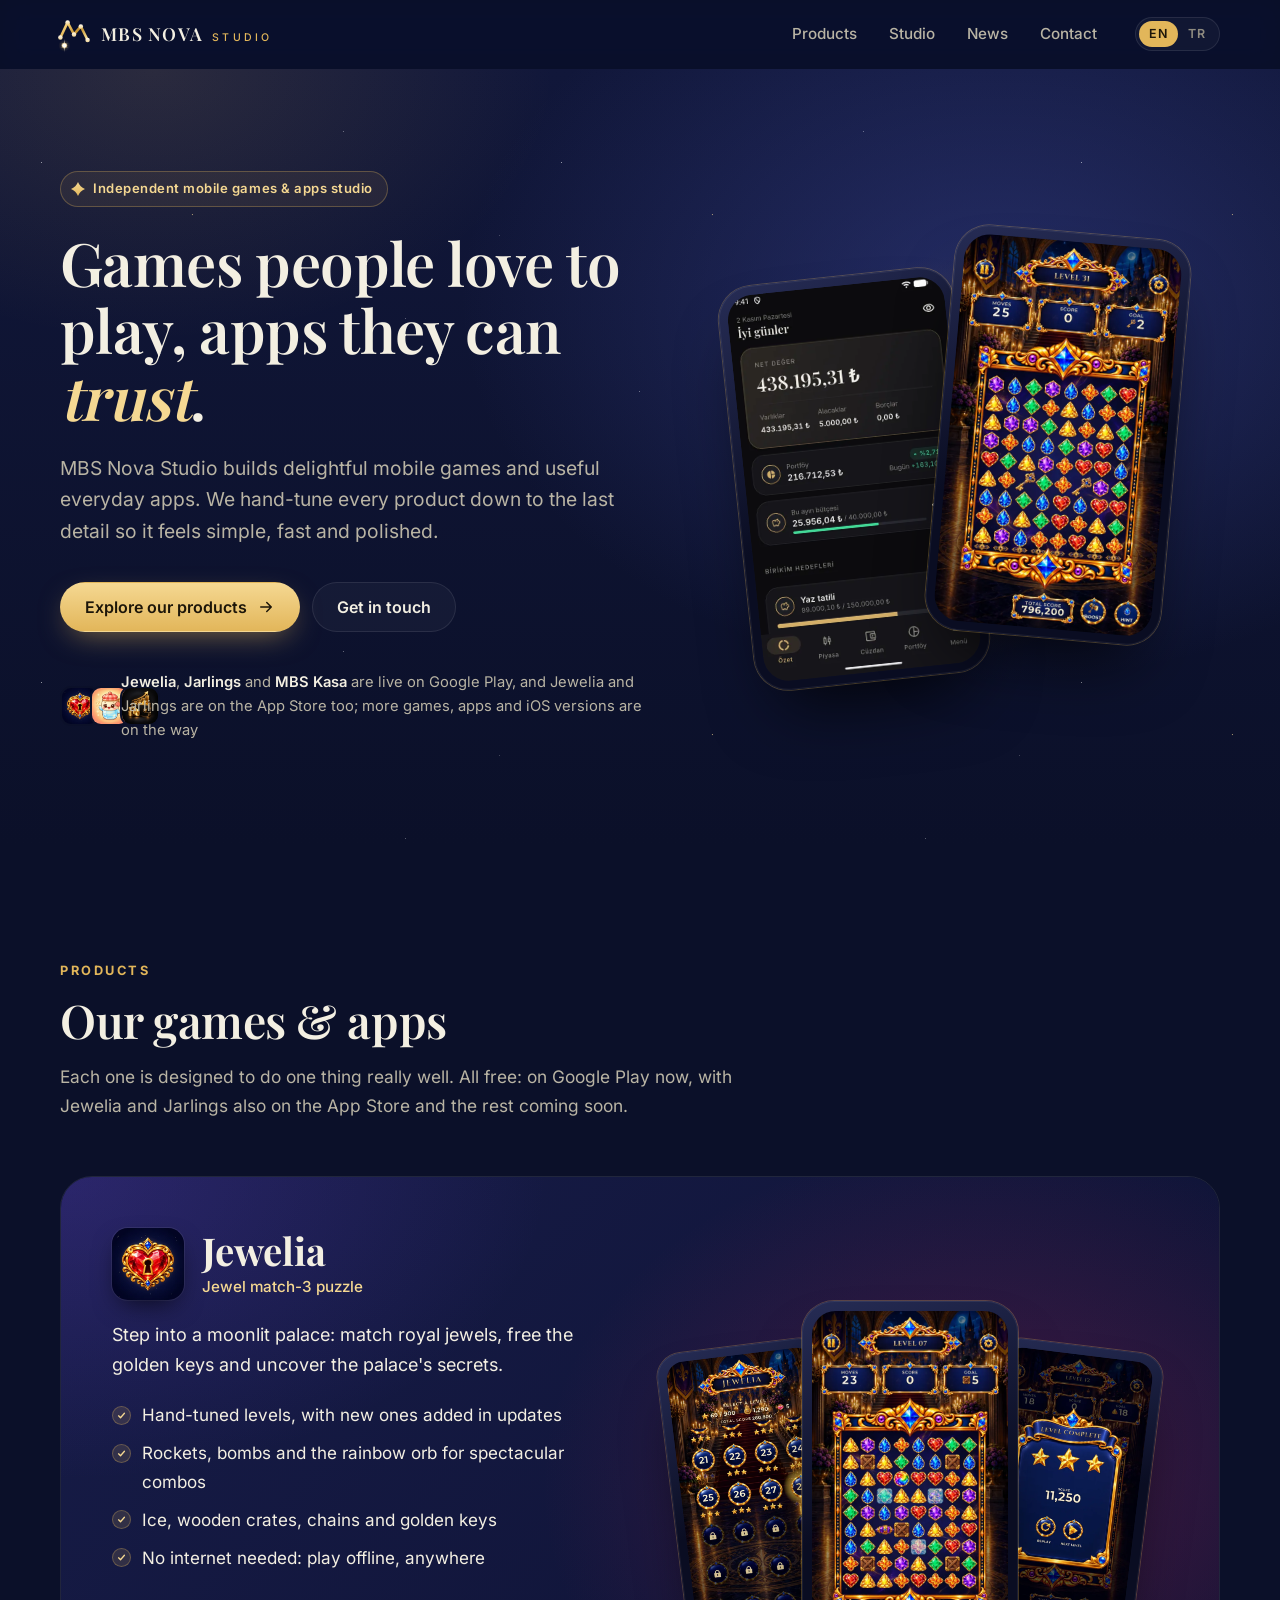
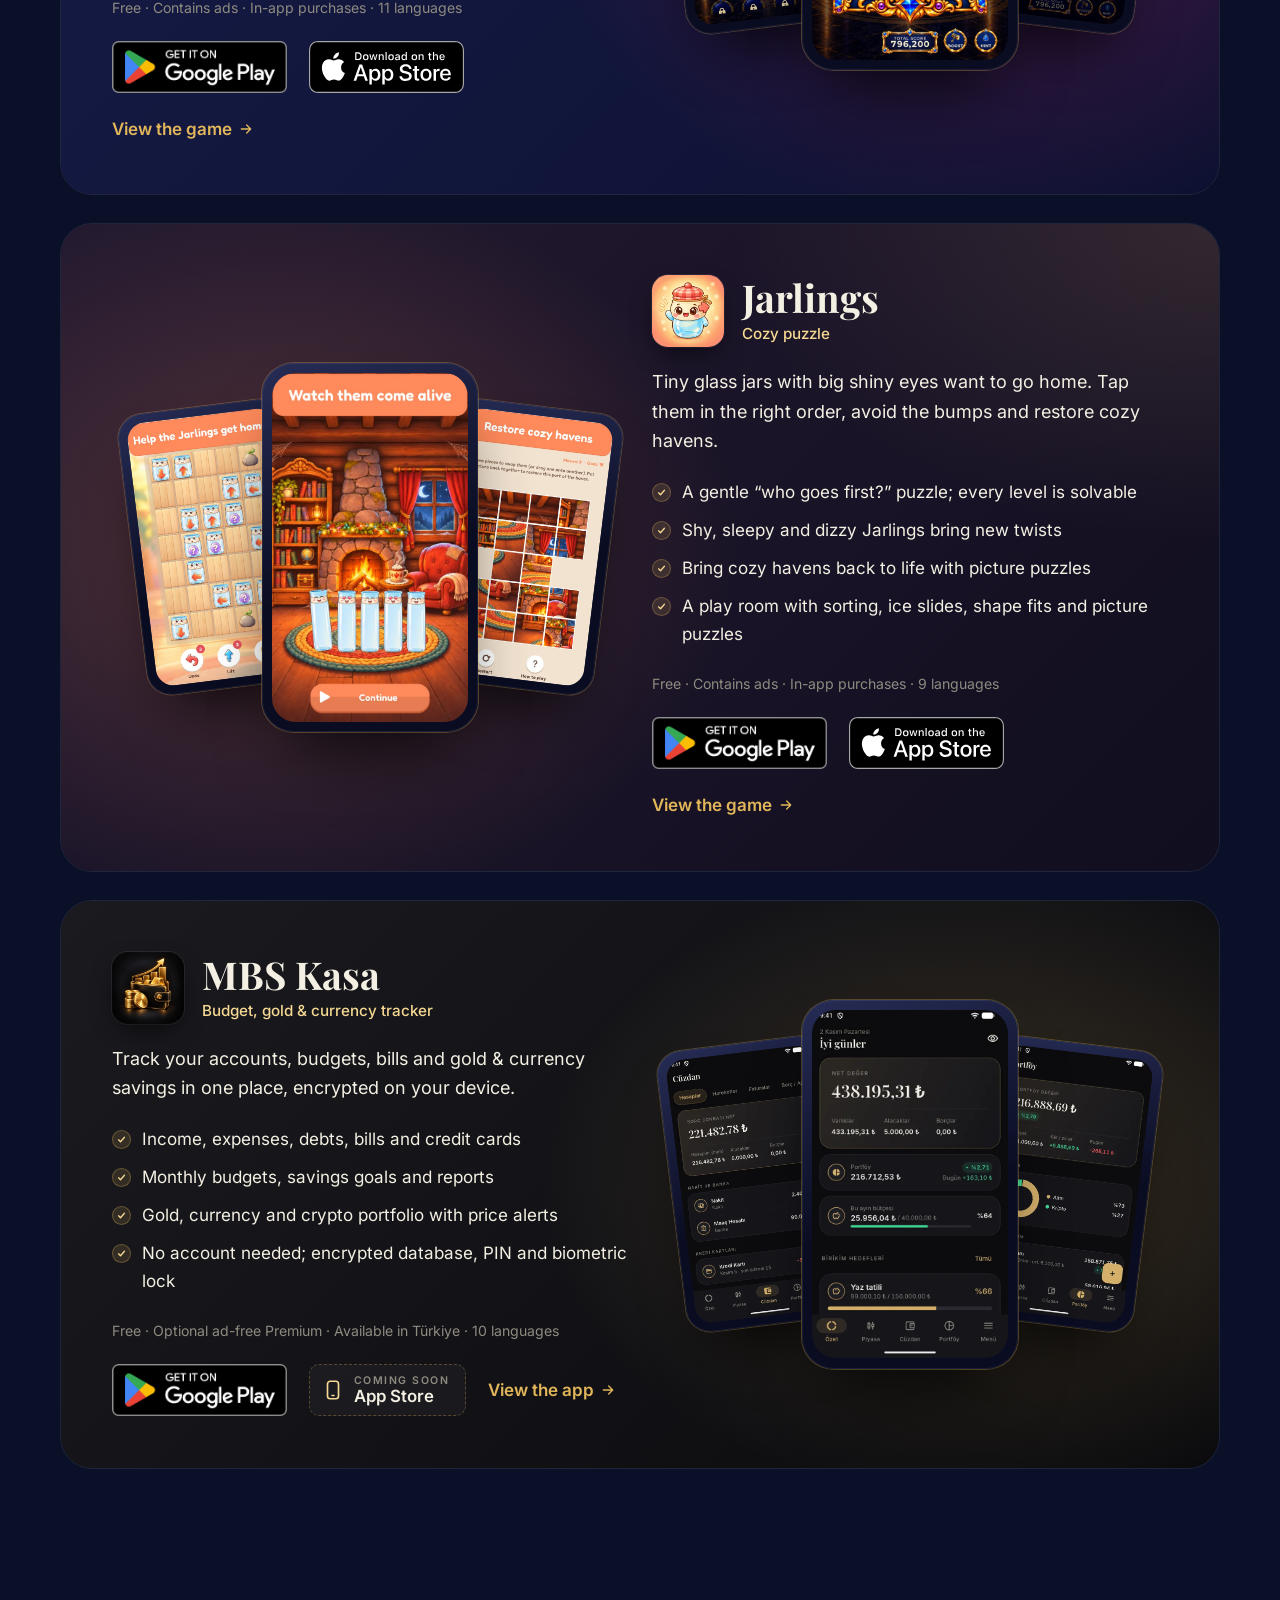
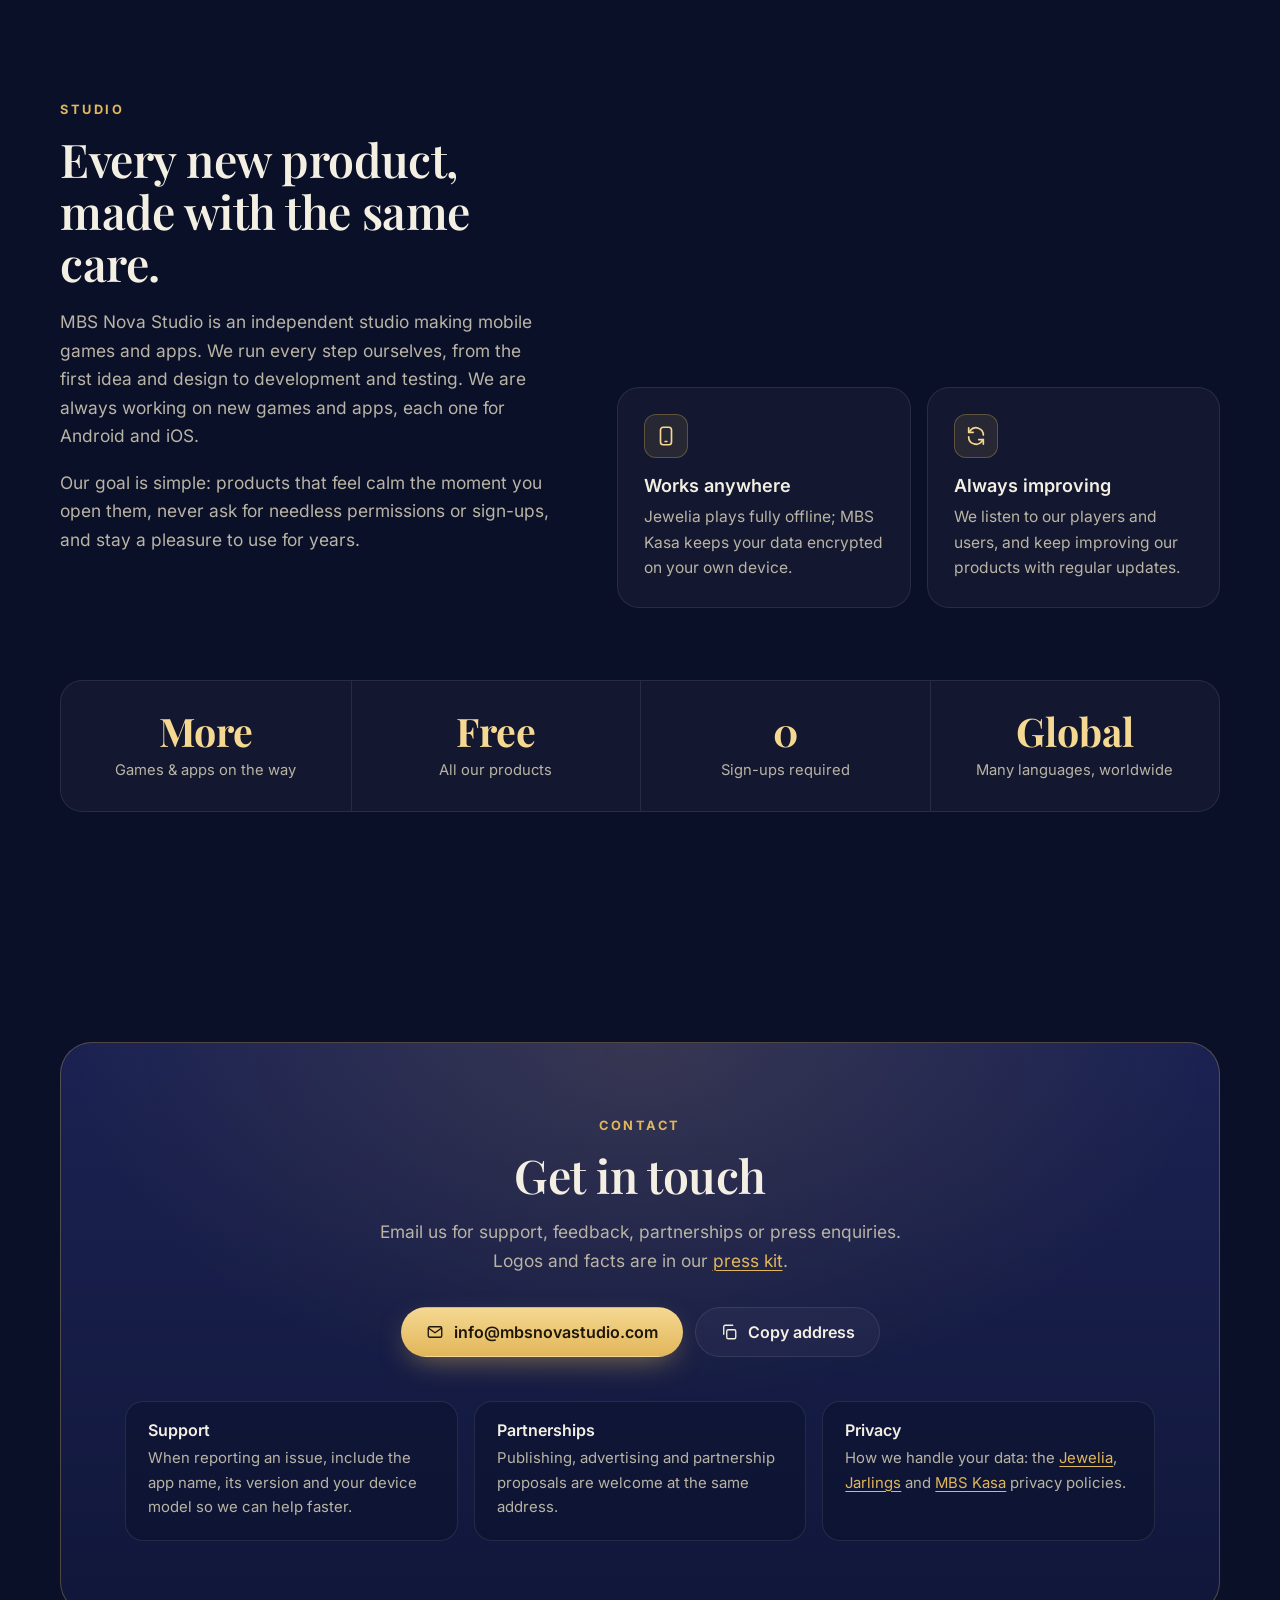
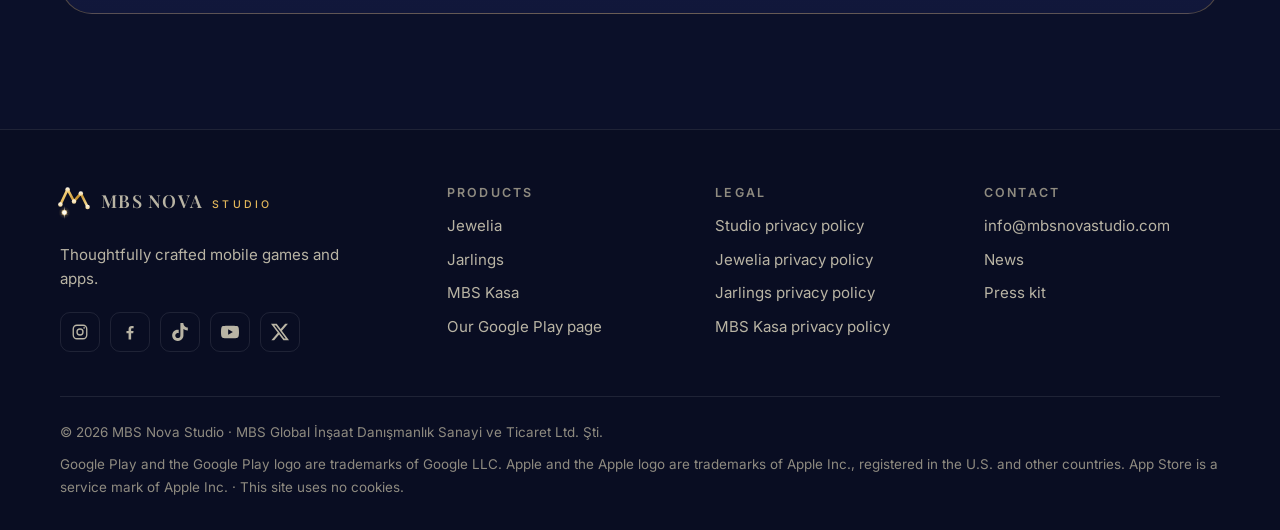
<file: index.html>
<!doctype html>
<html lang="en" data-lang="en"
  data-title-tr="MBS Nova Studio — Mobil oyunlar ve uygulamalar"
  data-title-en="MBS Nova Studio — Mobile games and apps">
<head>
<meta charset="utf-8">
<meta name="viewport" content="width=device-width, initial-scale=1">
<title>MBS Nova Studio — Mobile games and apps</title>
<script>(function(d){var l;try{l=localStorage.getItem('lang')}catch(e){}if(l!=='tr'&&l!=='en')l=/^tr\b/i.test(navigator.language||'')?'tr':'en';d.setAttribute('data-lang',l);d.lang=l;d.className+=' js';var t=d.getAttribute('data-title-'+l);if(t)document.title=t})(document.documentElement)</script>
<meta name="description" content="MBS Nova Studio is an independent studio making thoughtfully crafted mobile games and apps, like the Jewelia match-3 puzzle, with new ones on the way. Mobil oyunlar ve uygulamalar.">
<link rel="canonical" href="https://mbsnovastudio.com/">
<meta name="theme-color" content="#0b1029">
<link rel="icon" href="/favicon.svg" type="image/svg+xml">
<link rel="icon" href="/favicon.ico" sizes="48x48">
<link rel="apple-touch-icon" href="/apple-touch-icon.png">
<link rel="preload" href="/assets/fonts/playfair-display-latin-wght-normal.woff2" as="font" type="font/woff2" crossorigin>
<link rel="preload" href="/assets/fonts/inter-latin-wght-normal.woff2" as="font" type="font/woff2" crossorigin>
<link rel="stylesheet" href="/assets/css/site.css?v=7">
<meta property="og:type" content="website">
<meta property="og:site_name" content="MBS Nova Studio">
<meta property="og:url" content="https://mbsnovastudio.com/">
<meta property="og:title" content="MBS Nova Studio — Mobile games and apps">
<meta property="og:description" content="Thoughtfully crafted mobile games and apps, with new ones on the way. Live on Google Play and the App Store.">
<meta property="og:image" content="https://mbsnovastudio.com/assets/img/og-studio.jpg">
<meta property="og:image:width" content="1200">
<meta property="og:image:height" content="630">
<meta property="og:locale" content="en_US">
<meta property="og:locale:alternate" content="tr_TR">
<meta name="twitter:card" content="summary_large_image">
<script type="application/ld+json">
{
  "@context": "https://schema.org",
  "@type": "Organization",
  "name": "MBS Nova Studio",
  "url": "https://mbsnovastudio.com/",
  "logo": "https://mbsnovastudio.com/assets/img/studio-icon-512.png",
  "email": "info@mbsnovastudio.com",
  "legalName": "MBS Global İnşaat Danışmanlık Sanayi ve Ticaret Limited Şirketi",
  "sameAs": [
    "https://play.google.com/store/apps/developer?id=MBS+Nova+Studio",
    "https://www.instagram.com/mbsnova_studio/",
    "https://www.facebook.com/profile.php?id=61596714814635",
    "https://www.tiktok.com/@mbsnovastudio",
    "https://www.youtube.com/@mbsnovastudio",
    "https://x.com/MBSNovaStudio"
  ]
}
</script>
<script src="/assets/js/site.js?v=7" defer></script>
</head>
<body>
<svg width="0" height="0" style="position:absolute" aria-hidden="true" focusable="false">
  <defs>
    <linearGradient id="gold-grad" x1="0" y1="0" x2="0" y2="1"><stop offset="0" stop-color="#f5d892"/><stop offset="1" stop-color="#e2b65a"/></linearGradient>
  </defs>
  <symbol id="i-star" viewBox="0 0 24 24"><path fill="url(#gold-grad)" d="M12 0Q15.36 8.64 24 12Q15.36 15.36 12 24Q8.64 15.36 0 12Q8.64 8.64 12 0Z"/></symbol>
  <symbol id="i-logo" viewBox="0 0 100 100"><defs><linearGradient id="lg-gF" gradientUnits="userSpaceOnUse" x1="12" y1="10" x2="88" y2="90"><stop offset="0" stop-color="#fff4d2"/><stop offset=".26" stop-color="#efc76c"/><stop offset=".52" stop-color="#c38f2b"/><stop offset=".76" stop-color="#f6dc94"/><stop offset="1" stop-color="#a5741e"/></linearGradient><linearGradient id="lg-gLine" gradientUnits="userSpaceOnUse" x1="10" y1="20" x2="90" y2="70"><stop offset="0" stop-color="#f6dc94"/><stop offset=".5" stop-color="#e2b65a"/><stop offset="1" stop-color="#f6dc94"/></linearGradient><linearGradient id="lg-gL" x1="0" y1="0" x2="0" y2="1"><stop offset="0" stop-color="#fffaf0"/><stop offset="1" stop-color="#f1d595"/></linearGradient><linearGradient id="lg-gSpk" x1="0" y1="1" x2="0" y2="0"><stop offset="0" stop-color="#fff8e6" stop-opacity=".95"/><stop offset="1" stop-color="#fff8e6" stop-opacity="0"/></linearGradient><linearGradient id="lg-gSpkD" x1="0" y1="1" x2="0" y2="0"><stop offset="0" stop-color="#b8862b" stop-opacity=".95"/><stop offset="1" stop-color="#b8862b" stop-opacity="0"/></linearGradient><radialGradient id="lg-rStar"><stop offset="0" stop-color="#fff6dd" stop-opacity=".55"/><stop offset="1" stop-color="#fff6dd" stop-opacity="0"/></radialGradient><radialGradient id="lg-rNova"><stop offset="0" stop-color="#fff2c8" stop-opacity=".95"/><stop offset=".22" stop-color="#f5d892" stop-opacity=".55"/><stop offset=".55" stop-color="#e2b65a" stop-opacity=".16"/><stop offset="1" stop-color="#e2b65a" stop-opacity="0"/></radialGradient><radialGradient id="lg-rSky" cx=".32" cy=".2" r="1"><stop offset="0" stop-color="#2d3a82"/><stop offset=".5" stop-color="#121a48"/><stop offset="1" stop-color="#060918"/></radialGradient><path id="lg-spk" d="M0 0L-.6-.7L0-13L.6-.7Z"/></defs><polyline points="16,59 34,21 50,51 67,31 84,65" fill="none" stroke="url(#lg-gF)" stroke-width="6.4" stroke-linecap="round" stroke-linejoin="round"/><circle cx="16.00" cy="59.00" r="5.60" fill="url(#lg-gL)"/><circle cx="34.00" cy="21.00" r="5.60" fill="url(#lg-gL)"/><circle cx="50.00" cy="51.00" r="5.60" fill="url(#lg-gL)"/><circle cx="67.00" cy="31.00" r="5.60" fill="url(#lg-gL)"/><circle cx="84.00" cy="65.00" r="5.60" fill="url(#lg-gL)"/><circle cx="26.00" cy="79.00" r="15.00" fill="url(#lg-rNova)"/><use href="#lg-spk" fill="url(#lg-gSpk)" opacity="1" transform="translate(26 79) rotate(0) scale(3.45 1.44)"/><use href="#lg-spk" fill="url(#lg-gSpk)" opacity="1" transform="translate(26 79) rotate(180) scale(3.45 1.44)"/><use href="#lg-spk" fill="url(#lg-gSpk)" opacity="0.9" transform="translate(26 79) rotate(60) scale(2.40 1.00)"/><use href="#lg-spk" fill="url(#lg-gSpk)" opacity="0.9" transform="translate(26 79) rotate(120) scale(2.40 1.00)"/><use href="#lg-spk" fill="url(#lg-gSpk)" opacity="0.9" transform="translate(26 79) rotate(240) scale(2.40 1.00)"/><use href="#lg-spk" fill="url(#lg-gSpk)" opacity="0.9" transform="translate(26 79) rotate(300) scale(2.40 1.00)"/><use href="#lg-spk" fill="url(#lg-gSpk)" opacity="0.6" transform="translate(26 79) rotate(90) scale(1.26 0.53)"/><use href="#lg-spk" fill="url(#lg-gSpk)" opacity="0.6" transform="translate(26 79) rotate(270) scale(1.26 0.53)"/><circle cx="26.00" cy="79.00" r="6.20" fill="#fffdf6"/><circle cx="26.00" cy="79.00" r="6.20" fill="none" stroke="#e2b65a" stroke-width="1.1"/></symbol>
  <symbol id="i-instagram" viewBox="0 0 24 24" fill="none" stroke="currentColor" stroke-width="1.8"><rect x="3" y="3" width="18" height="18" rx="5"/><circle cx="12" cy="12" r="4"/><circle cx="17.5" cy="6.5" r="1.1" fill="currentColor" stroke="none"/></symbol>
  <symbol id="i-facebook" viewBox="0 0 24 24"><path fill="currentColor" d="M13.5 22v-8.2h2.8l.4-3.2h-3.2V8.6c0-.9.3-1.6 1.6-1.6h1.7V4.1c-.3 0-1.3-.1-2.5-.1-2.5 0-4.2 1.5-4.2 4.3v2.3H7.3v3.2h2.8V22h3.4z"/></symbol>
  <symbol id="i-tiktok" viewBox="0 0 24 24"><path fill="currentColor" d="M12.53.02c1.31-.02 2.61-.01 3.91-.02.08 1.53.63 3.09 1.75 4.17 1.12 1.11 2.7 1.62 4.24 1.79v4.03c-1.44-.05-2.89-.35-4.2-.97-.57-.26-1.1-.59-1.62-.93-.01 2.92.01 5.84-.02 8.75-.08 1.4-.54 2.79-1.35 3.94-1.31 1.92-3.58 3.17-5.91 3.21-1.43.08-2.86-.31-4.08-1.03-2.02-1.19-3.44-3.37-3.65-5.71-.02-.5-.03-1-.01-1.49.18-1.9 1.12-3.72 2.58-4.96 1.66-1.44 3.98-2.13 6.15-1.72.02 1.48-.04 2.96-.04 4.44-.99-.32-2.15-.23-3.02.37-.63.41-1.11 1.04-1.36 1.75-.21.51-.15 1.07-.14 1.61.24 1.64 1.82 3.02 3.5 2.87 1.12-.01 2.19-.66 2.77-1.61.19-.33.4-.67.41-1.06.1-1.79.06-3.57.07-5.36.01-4.03-.01-8.05.02-12.07z"/></symbol>
  <symbol id="i-youtube" viewBox="0 0 24 24"><path fill="currentColor" d="M23.5 6.19a3.02 3.02 0 0 0-2.12-2.14C19.5 3.55 12 3.55 12 3.55s-7.5 0-9.38.5A3.02 3.02 0 0 0 .5 6.19C0 8.07 0 12 0 12s0 3.93.5 5.81a3.02 3.02 0 0 0 2.12 2.14c1.87.5 9.38.5 9.38.5s7.5 0 9.38-.5a3.02 3.02 0 0 0 2.12-2.14C24 15.93 24 12 24 12s0-3.93-.5-5.81zM9.55 15.57V8.43L15.82 12l-6.27 3.57z"/></symbol>
  <symbol id="i-x" viewBox="0 0 24 24"><path fill="currentColor" d="M18.9 1.15h3.68l-8.04 9.19L24 22.85h-7.41l-5.8-7.58-6.64 7.58H.47l8.6-9.83L0 1.15h7.59l5.24 6.93zm-1.29 19.5h2.04L6.49 3.24H4.3z"/></symbol>
  <symbol id="i-arrow" viewBox="0 0 24 24" fill="none" stroke="currentColor" stroke-width="2" stroke-linecap="round" stroke-linejoin="round"><path d="M5 12h14M13 6l6 6-6 6"/></symbol>
  <symbol id="i-menu" viewBox="0 0 24 24" fill="none" stroke="currentColor" stroke-width="2" stroke-linecap="round"><path d="M4 7h16M4 12h16M4 17h16"/></symbol>
  <symbol id="i-close" viewBox="0 0 24 24" fill="none" stroke="currentColor" stroke-width="2" stroke-linecap="round"><path d="M6 6l12 12M18 6L6 18"/></symbol>
  <symbol id="i-mail" viewBox="0 0 24 24" fill="none" stroke="currentColor" stroke-width="1.8" stroke-linecap="round" stroke-linejoin="round"><rect x="3" y="5" width="18" height="14" rx="2"/><path d="M3.5 7l8.5 6 8.5-6"/></symbol>
  <symbol id="i-copy" viewBox="0 0 24 24" fill="none" stroke="currentColor" stroke-width="1.8" stroke-linecap="round" stroke-linejoin="round"><rect x="9" y="9" width="12" height="12" rx="2"/><path d="M5 15V5a2 2 0 0 1 2-2h10"/></symbol>
  <symbol id="i-sparkle" viewBox="0 0 24 24" fill="none" stroke="currentColor" stroke-width="1.8" stroke-linejoin="round"><path d="M11 3l1.9 5.1L18 10l-5.1 1.9L11 17l-1.9-5.1L4 10l5.1-1.9z"/><path d="M18.5 15l.8 2.2 2.2.8-2.2.8-.8 2.2-.8-2.2-2.2-.8 2.2-.8z"/></symbol>
  <symbol id="i-shield" viewBox="0 0 24 24" fill="none" stroke="currentColor" stroke-width="1.8" stroke-linecap="round" stroke-linejoin="round"><path d="M12 3l8 3v6c0 4.5-3.4 8.3-8 9-4.6-.7-8-4.5-8-9V6l8-3z"/><path d="M9 12l2 2 4-4"/></symbol>
  <symbol id="i-device" viewBox="0 0 24 24" fill="none" stroke="currentColor" stroke-width="1.8" stroke-linecap="round" stroke-linejoin="round"><rect x="6" y="2.5" width="12" height="19" rx="3"/><path d="M11 18h2"/></symbol>
  <symbol id="i-refresh" viewBox="0 0 24 24" fill="none" stroke="currentColor" stroke-width="1.8" stroke-linecap="round" stroke-linejoin="round"><path d="M20 11a8 8 0 0 0-14.3-4.9L4 8"/><path d="M4 3v5h5"/><path d="M4 13a8 8 0 0 0 14.3 4.9L20 16"/><path d="M20 21v-5h-5"/></symbol>
</svg>

<a class="skip-link" href="#main"><span lang="tr">İçeriğe geç</span><span lang="en">Skip to content</span></a>

<header class="site-header">
  <div class="wrap header-inner">
    <a class="brand" href="/">
      <svg class="brand-mark" aria-hidden="true"><use href="#i-logo"/></svg>
      <span class="brand-name">MBS Nova <small>STUDIO</small></span>
    </a>
    <nav class="nav" id="site-nav" aria-label="Menü / Menu">
      <a href="/#apps"><span lang="tr">Ürünler</span><span lang="en">Products</span></a>
      <a href="/#studio"><span lang="tr">Stüdyo</span><span lang="en">Studio</span></a>
      <a href="/news/"><span lang="tr">Haberler</span><span lang="en">News</span></a>
      <a href="/#contact"><span lang="tr">İletişim</span><span lang="en">Contact</span></a>
    </nav>
    <div class="lang-switch" role="group" aria-label="Dil / Language">
      <button type="button" data-set-lang="en" aria-pressed="true" title="English">EN</button>
      <button type="button" data-set-lang="tr" aria-pressed="false" title="Türkçe">TR</button>
    </div>
    <button class="menu-toggle" type="button" aria-expanded="false" aria-controls="site-nav" aria-label="Menü / Menu">
      <svg class="icon-open" aria-hidden="true"><use href="#i-menu"/></svg>
      <svg class="icon-close" aria-hidden="true"><use href="#i-close"/></svg>
    </button>
  </div>
</header>

<main id="main">

  <section class="hero">
    <div class="stars" aria-hidden="true"></div>
    <div class="wrap hero-grid">
      <div class="hero-copy">
        <span class="eyebrow"><svg aria-hidden="true"><use href="#i-star"/></svg>
          <span lang="tr">Bağımsız mobil oyun ve uygulama stüdyosu</span><span lang="en">Independent mobile games &amp; apps studio</span>
        </span>
        <h1>
          <span lang="tr">Keyifle oynanan oyunlar, <em>güvenle</em> kullanılan uygulamalar.</span>
          <span lang="en">Games people love to play, apps they can <em>trust</em>.</span>
        </h1>
        <p class="lead" lang="tr">MBS Nova Studio; keyifli mobil oyunlar ve kullanışlı günlük uygulamalar geliştirir. Her ürünü sade, hızlı ve keyifli olsun diye en ince ayrıntısına kadar elle ayarlarız.</p>
        <p class="lead" lang="en">MBS Nova Studio builds delightful mobile games and useful everyday apps. We hand-tune every product down to the last detail so it feels simple, fast and polished.</p>
        <div class="hero-actions">
          <a class="btn btn-primary" href="#apps"><span lang="tr">Ürünlerimizi keşfedin</span><span lang="en">Explore our products</span><svg aria-hidden="true"><use href="#i-arrow"/></svg></a>
          <a class="btn btn-ghost" href="#contact"><span lang="tr">Bize ulaşın</span><span lang="en">Get in touch</span></a>
        </div>
        <div class="hero-proof">
          <div class="icons">
            <img src="/assets/img/jewelia-icon.webp" alt="" width="40" height="40">
            <img src="/assets/img/jarlings-icon.webp" alt="" width="40" height="40">
            <img src="/assets/img/kasa-icon.webp" alt="" width="40" height="40">
          </div>
          <p lang="tr"><strong>Jewelia</strong>, <strong>Jarlings</strong> ve <strong>MBS Kasa</strong> Google Play'de yayında, Jewelia ve Jarlings App Store'da da; yenileri ve diğer iOS sürümleri yolda</p>
          <p lang="en"><strong>Jewelia</strong>, <strong>Jarlings</strong> and <strong>MBS Kasa</strong> are live on Google Play, and Jewelia and Jarlings are on the App Store too; more games, apps and iOS versions are on the way</p>
        </div>
      </div>
      <div class="hero-visual" aria-hidden="true">
        <div class="glow"></div>
        <div class="phone ph-a"><img src="/assets/img/kasa/01-ozet.webp" alt="" width="540" height="960"></div>
        <div class="phone ph-b">
          <div class="shot shot-jewelia"></div>
        </div>
      </div>
    </div>
  </section>

  <section class="section" id="apps">
    <div class="wrap">
      <div class="section-head reveal">
        <p class="kicker"><span lang="tr">Ürünler</span><span lang="en">Products</span></p>
        <h2><span lang="tr">Oyunlarımız ve uygulamalarımız</span><span lang="en">Our games &amp; apps</span></h2>
        <p lang="tr">Her biri tek bir işi çok iyi yapmak için tasarlandı. Hepsi ücretsiz: Google Play'de; Jewelia ve Jarlings App Store'da da, diğerleri yakında.</p>
        <p lang="en">Each one is designed to do one thing really well. All free: on Google Play now, with Jewelia and Jarlings also on the App Store and the rest coming soon.</p>
      </div>

      <div class="products">
        <article class="product product--jewelia reveal" aria-labelledby="p-jewelia">
          <div class="product-body">
            <div class="product-head">
              <img class="app-icon" src="/assets/img/jewelia-icon.webp" alt="Jewelia" width="72" height="72" loading="lazy">
              <div>
                <h3 id="p-jewelia">Jewelia</h3>
                <p class="product-kind"><span lang="tr">Mücevher eşleştirme bulmacası</span><span lang="en">Jewel match-3 puzzle</span></p>
              </div>
            </div>
            <p class="product-lead" lang="tr">Ay ışığındaki bir saraya adım atın: kraliyet mücevherlerini eşleştirin, altın anahtarları kurtarın ve sarayın sırlarını keşfedin.</p>
            <p class="product-lead" lang="en">Step into a moonlit palace: match royal jewels, free the golden keys and uncover the palace's secrets.</p>
            <ul class="checks" lang="tr">
              <li>Elle ayarlanmış seviyeler; güncellemelerle yenileri ekleniyor</li>
              <li>Roket, bomba ve gökkuşağı küresiyle muhteşem kombolar</li>
              <li>Buz, tahta sandık, zincir ve altın anahtar engelleri</li>
              <li>İnternet gerekmez: her yerde çevrimdışı oynayın</li>
            </ul>
            <ul class="checks" lang="en">
              <li>Hand-tuned levels, with new ones added in updates</li>
              <li>Rockets, bombs and the rainbow orb for spectacular combos</li>
              <li>Ice, wooden crates, chains and golden keys</li>
              <li>No internet needed: play offline, anywhere</li>
            </ul>
            <p class="product-meta" lang="tr">Ücretsiz · Reklam içerir · Uygulama içi satın alma · 11 dil</p>
            <p class="product-meta" lang="en">Free · Contains ads · In-app purchases · 11 languages</p>
            <div class="product-actions">
              <a class="play-badge" href="https://play.google.com/store/apps/details?id=com.mbsgames.jewelia">
                <img lang="tr" src="/assets/img/google-play-tr.png" alt="Jewelia'yı Google Play'den indirin" width="175" height="52" loading="lazy">
                <img lang="en" src="/assets/img/google-play-en.png" alt="Get Jewelia on Google Play" width="175" height="52" loading="lazy">
              </a>
              <a class="play-badge" href="https://apps.apple.com/app/id6833560104">
                <img lang="tr" src="/assets/img/app-store-tr.svg" alt="Jewelia'yı App Store'dan indirin" width="197" height="52" loading="lazy">
                <img lang="en" src="/assets/img/app-store-en.svg" alt="Download Jewelia on the App Store" width="156" height="52" loading="lazy">
              </a>
              <a class="link-arrow" href="/jewelia/"><span lang="tr">Oyunu inceleyin</span><span lang="en">View the game</span><svg aria-hidden="true"><use href="#i-arrow"/></svg></a>
            </div>
          </div>
          <div class="product-media" aria-hidden="true">
            <div class="phones">
              <div class="phone"><img lang="tr" src="/assets/img/jewelia/tr-0.webp" alt="" width="540" height="960" loading="lazy"><img lang="en" src="/assets/img/jewelia/en-0.webp" alt="" width="540" height="960" loading="lazy"></div>
              <div class="phone"><img lang="tr" src="/assets/img/jewelia/tr-1.webp" alt="" width="540" height="960" loading="lazy"><img lang="en" src="/assets/img/jewelia/en-1.webp" alt="" width="540" height="960" loading="lazy"></div>
              <div class="phone"><img lang="tr" src="/assets/img/jewelia/tr-5.webp" alt="" width="540" height="960" loading="lazy"><img lang="en" src="/assets/img/jewelia/en-5.webp" alt="" width="540" height="960" loading="lazy"></div>
            </div>
          </div>
        </article>

        <article class="product product--jarlings reveal" aria-labelledby="p-jarlings">
          <div class="product-body">
            <div class="product-head">
              <img class="app-icon" src="/assets/img/jarlings-icon.webp" alt="Jarlings" width="72" height="72" loading="lazy">
              <div>
                <h3 id="p-jarlings">Jarlings</h3>
                <p class="product-kind"><span lang="tr">Rahatlatıcı bulmaca</span><span lang="en">Cozy puzzle</span></p>
              </div>
            </div>
            <p class="product-lead" lang="tr">Kocaman parlak gözlü minik cam kavanozlar evlerine dönmek istiyor. Onlara doğru sırayla dokunun, çarpışmalardan kaçının ve sıcacık yuvaları onarın.</p>
            <p class="product-lead" lang="en">Tiny glass jars with big shiny eyes want to go home. Tap them in the right order, avoid the bumps and restore cozy havens.</p>
            <ul class="checks" lang="tr">
              <li>Sakin bir “önce kim?” bulmacası; her bölüm çözülebilir</li>
              <li>Utangaç, uykucu ve başı dönen Jarling'lerle yeni sürprizler</li>
              <li>Resim yapbozlarıyla sıcacık yuvaları yeniden canlandırın</li>
              <li>Oyun odasında sıralama, buzda kayma, şekil yerleştirme ve resim yapbozu</li>
            </ul>
            <ul class="checks" lang="en">
              <li>A gentle “who goes first?” puzzle; every level is solvable</li>
              <li>Shy, sleepy and dizzy Jarlings bring new twists</li>
              <li>Bring cozy havens back to life with picture puzzles</li>
              <li>A play room with sorting, ice slides, shape fits and picture puzzles</li>
            </ul>
            <p class="product-meta" lang="tr">Ücretsiz · Reklam içerir · Uygulama içi satın alma · 9 dil</p>
            <p class="product-meta" lang="en">Free · Contains ads · In-app purchases · 9 languages</p>
            <div class="product-actions">
              <a class="play-badge" href="https://play.google.com/store/apps/details?id=com.mbsnovastudio.jarlings">
                <img lang="tr" src="/assets/img/google-play-tr.png" alt="Jarlings'i Google Play'den indirin" width="175" height="52" loading="lazy">
                <img lang="en" src="/assets/img/google-play-en.png" alt="Get Jarlings on Google Play" width="175" height="52" loading="lazy">
              </a>
              <a class="play-badge" href="https://apps.apple.com/app/id6834569752">
                <img lang="tr" src="/assets/img/app-store-tr.svg" alt="Jarlings'i App Store'dan indirin" width="197" height="52" loading="lazy">
                <img lang="en" src="/assets/img/app-store-en.svg" alt="Download Jarlings on the App Store" width="156" height="52" loading="lazy">
              </a>
              <a class="link-arrow" href="/jarlings/"><span lang="tr">Oyunu inceleyin</span><span lang="en">View the game</span><svg aria-hidden="true"><use href="#i-arrow"/></svg></a>
            </div>
          </div>
          <div class="product-media" aria-hidden="true">
            <div class="phones">
              <div class="phone"><img src="/assets/img/jarlings/01.webp" alt="" width="540" height="960" loading="lazy"></div>
              <div class="phone"><img src="/assets/img/jarlings/05.webp" alt="" width="540" height="960" loading="lazy"></div>
              <div class="phone"><img src="/assets/img/jarlings/04.webp" alt="" width="540" height="960" loading="lazy"></div>
            </div>
          </div>
        </article>

        <article class="product product--kasa reveal" aria-labelledby="p-kasa">
          <div class="product-body">
            <div class="product-head">
              <img class="app-icon" src="/assets/img/kasa-icon.webp" alt="MBS Kasa" width="72" height="72" loading="lazy">
              <div>
                <h3 id="p-kasa">MBS Kasa</h3>
                <p class="product-kind"><span lang="tr">Bütçe, altın ve döviz takibi</span><span lang="en">Budget, gold &amp; currency tracker</span></p>
              </div>
            </div>
            <p class="product-lead" lang="tr">Hesaplarınızı, bütçenizi, faturalarınızı ve altın-döviz birikiminizi tek yerde, cihazınızda şifreli olarak takip edin.</p>
            <p class="product-lead" lang="en">Track your accounts, budgets, bills and gold &amp; currency savings in one place, encrypted on your device.</p>
            <ul class="checks" lang="tr">
              <li>Gelir-gider, borç-alacak, fatura ve kredi kartı takibi</li>
              <li>Aylık bütçeler, birikim hedefleri ve raporlar</li>
              <li>Altın, döviz ve kripto portföyü; fiyat alarmları</li>
              <li>Hesap açmak gerekmez; şifreli veritabanı, PIN ve biyometrik kilit</li>
            </ul>
            <ul class="checks" lang="en">
              <li>Income, expenses, debts, bills and credit cards</li>
              <li>Monthly budgets, savings goals and reports</li>
              <li>Gold, currency and crypto portfolio with price alerts</li>
              <li>No account needed; encrypted database, PIN and biometric lock</li>
            </ul>
            <p class="product-meta" lang="tr">Ücretsiz · İsteğe bağlı reklamsız Premium · Türkiye'de · 10 dil</p>
            <p class="product-meta" lang="en">Free · Optional ad-free Premium · Available in Türkiye · 10 languages</p>
            <div class="product-actions">
              <a class="play-badge" href="https://play.google.com/store/apps/details?id=com.mbs.kasa">
                <img lang="tr" src="/assets/img/google-play-tr.png" alt="MBS Kasa'yı Google Play'den indirin" width="175" height="52" loading="lazy">
                <img lang="en" src="/assets/img/google-play-en.png" alt="Get MBS Kasa on Google Play" width="175" height="52" loading="lazy">
              </a>
              <span class="store-soon"><svg aria-hidden="true"><use href="#i-device"/></svg><span><small lang="tr">Yakında</small><small lang="en">Coming soon</small><b>App Store</b></span></span>
              <a class="link-arrow" href="/kasa/"><span lang="tr">Uygulamayı inceleyin</span><span lang="en">View the app</span><svg aria-hidden="true"><use href="#i-arrow"/></svg></a>
            </div>
          </div>
          <div class="product-media" aria-hidden="true">
            <div class="phones">
              <div class="phone"><img src="/assets/img/kasa/02-cuzdan.webp" alt="" width="540" height="960" loading="lazy"></div>
              <div class="phone"><img src="/assets/img/kasa/01-ozet.webp" alt="" width="540" height="960" loading="lazy"></div>
              <div class="phone"><img src="/assets/img/kasa/05-portfoy.webp" alt="" width="540" height="960" loading="lazy"></div>
            </div>
          </div>
        </article>
      </div>
    </div>
  </section>

  <section class="section" id="studio">
    <div class="wrap">
      <div class="studio-grid">
        <div class="studio-copy reveal">
          <p class="kicker"><span lang="tr">Stüdyo</span><span lang="en">Studio</span></p>
          <h2><span lang="tr">Her yeni ürün, aynı özenle.</span><span lang="en">Every new product, made with the same care.</span></h2>
          <p lang="tr">MBS Nova Studio, mobil oyunlar ve uygulamalar geliştiren bağımsız bir stüdyodur. Fikirden tasarıma, geliştirmeden teste kadar her aşamayı kendimiz yürütürüz. Sürekli yeni oyunlar ve uygulamalar geliştiriyoruz; her biri Android ve iOS için.</p>
          <p lang="en">MBS Nova Studio is an independent studio making mobile games and apps. We run every step ourselves, from the first idea and design to development and testing. We are always working on new games and apps, each one for Android and iOS.</p>
          <p lang="tr">Amacımız; açtığınızda sizi yormayan, gereksiz izin ve üyelik istemeyen, yıllarca keyifle kullanacağınız ürünler yapmak.</p>
          <p lang="en">Our goal is simple: products that feel calm the moment you open them, never ask for needless permissions or sign-ups, and stay a pleasure to use for years.</p>
        </div>
        <div class="values">
          <div class="value reveal">
            <div class="value-icon"><svg aria-hidden="true"><use href="#i-sparkle"/></svg></div>
            <h3><span lang="tr">Özenli tasarım</span><span lang="en">Crafted with care</span></h3>
            <p lang="tr">Her seviyeyi, her ekranı ve her animasyonu elle ayarlar; sade ve cilalı bir deneyim hedefleriz.</p>
            <p lang="en">We hand-tune every level, screen and animation, aiming for an experience that is simple and polished.</p>
          </div>
          <div class="value reveal">
            <div class="value-icon"><svg aria-hidden="true"><use href="#i-shield"/></svg></div>
            <h3><span lang="tr">Gizliliğe saygı</span><span lang="en">Privacy first</span></h3>
            <p lang="tr">Ürünlerimiz hesap açmanızı istemez. Veriyi en aza indirir, ne topladığımızı gizlilik politikalarımızda açıkça yazarız.</p>
            <p lang="en">Our products never require an account. We keep data to a minimum and say exactly what we collect in our privacy policies.</p>
          </div>
          <div class="value reveal">
            <div class="value-icon"><svg aria-hidden="true"><use href="#i-device"/></svg></div>
            <h3><span lang="tr">Her yerde çalışır</span><span lang="en">Works anywhere</span></h3>
            <p lang="tr">Jewelia internetsiz oynanır; MBS Kasa verilerinizi kendi cihazınızda, şifreli olarak saklar.</p>
            <p lang="en">Jewelia plays fully offline; MBS Kasa keeps your data encrypted on your own device.</p>
          </div>
          <div class="value reveal">
            <div class="value-icon"><svg aria-hidden="true"><use href="#i-refresh"/></svg></div>
            <h3><span lang="tr">Sürekli gelişim</span><span lang="en">Always improving</span></h3>
            <p lang="tr">Oyuncularımızı ve kullanıcılarımızı dinler, ürünlerimizi düzenli güncellemelerle iyileştiririz.</p>
            <p lang="en">We listen to our players and users, and keep improving our products with regular updates.</p>
          </div>
        </div>
      </div>

      <div class="stats reveal">
        <div class="stat"><b><span lang="tr">Yolda</span><span lang="en">More</span></b><span lang="tr">Yeni oyunlar ve uygulamalar</span><span lang="en">Games &amp; apps on the way</span></div>
        <div class="stat"><b><span lang="tr">Ücretsiz</span><span lang="en">Free</span></b><span lang="tr">Tüm ürünlerimiz</span><span lang="en">All our products</span></div>
        <div class="stat"><b>0</b><span lang="tr">Zorunlu üyelik</span><span lang="en">Sign-ups required</span></div>
        <div class="stat"><b><span lang="tr">Dünya</span><span lang="en">Global</span></b><span lang="tr">Birçok dilde, dünya genelinde</span><span lang="en">Many languages, worldwide</span></div>
      </div>
    </div>
  </section>

  <section class="section" id="contact">
    <div class="wrap">
      <div class="contact-card reveal">
        <p class="kicker"><span lang="tr">İletişim</span><span lang="en">Contact</span></p>
        <h2><span lang="tr">Bize ulaşın</span><span lang="en">Get in touch</span></h2>
        <p lang="tr">Destek, geri bildirim, iş birliği ve basın talepleriniz için bize e-posta gönderin. Logolar ve bilgiler <a href="/press/">basın kitimizde</a>.</p>
        <p lang="en">Email us for support, feedback, partnerships or press enquiries. Logos and facts are in our <a href="/press/">press kit</a>.</p>
        <div class="email-row">
          <a class="btn btn-primary" href="mailto:info@mbsnovastudio.com"><svg aria-hidden="true"><use href="#i-mail"/></svg>info@mbsnovastudio.com</a>
          <button class="btn btn-ghost copy-btn" type="button" data-copy="info@mbsnovastudio.com">
            <svg aria-hidden="true"><use href="#i-copy"/></svg>
            <span class="c-idle"><span lang="tr">Adresi kopyala</span><span lang="en">Copy address</span></span>
            <span class="c-done" aria-live="polite"><span lang="tr">Kopyalandı</span><span lang="en">Copied</span></span>
          </button>
        </div>
        <div class="contact-topics">
          <div class="topic">
            <h3><span lang="tr">Destek</span><span lang="en">Support</span></h3>
            <p lang="tr">Sorun bildirirken uygulamanın adını, sürümünü ve cihaz modelinizi yazmanız çözümü hızlandırır.</p>
            <p lang="en">When reporting an issue, include the app name, its version and your device model so we can help faster.</p>
          </div>
          <div class="topic">
            <h3><span lang="tr">İş birliği</span><span lang="en">Partnerships</span></h3>
            <p lang="tr">Yayıncılık, reklam ve ortaklık tekliflerinizi de aynı adrese gönderebilirsiniz.</p>
            <p lang="en">Publishing, advertising and partnership proposals are welcome at the same address.</p>
          </div>
          <div class="topic">
            <h3><span lang="tr">Gizlilik</span><span lang="en">Privacy</span></h3>
            <p lang="tr">Verilerinize ilişkin ayrıntılar: <a href="/jewelia-privacy/">Jewelia</a>, <a href="/jarlings-privacy/">Jarlings</a> ve <a href="https://mbs-kasa.mbsnova.workers.dev/privacy">MBS Kasa</a> gizlilik politikaları.</p>
            <p lang="en">How we handle your data: the <a href="/jewelia-privacy/">Jewelia</a>, <a href="/jarlings-privacy/">Jarlings</a> and <a href="https://mbs-kasa.mbsnova.workers.dev/privacy">MBS Kasa</a> privacy policies.</p>
          </div>
        </div>
      </div>
    </div>
  </section>

</main>

<footer class="site-footer">
  <div class="wrap">
    <div class="footer-grid">
      <div class="footer-about">
        <a class="brand" href="/">
          <svg class="brand-mark" aria-hidden="true"><use href="#i-logo"/></svg>
          <span class="brand-name">MBS Nova <small>STUDIO</small></span>
        </a>
        <p lang="tr">Özenle tasarlanmış mobil oyunlar ve uygulamalar.</p>
        <p lang="en">Thoughtfully crafted mobile games and apps.</p>
        <ul class="social">
          <li><a href="https://www.instagram.com/mbsnova_studio/" aria-label="Instagram"><svg aria-hidden="true"><use href="#i-instagram"/></svg></a></li>
          <li><a href="https://www.facebook.com/profile.php?id=61596714814635" aria-label="Facebook"><svg aria-hidden="true"><use href="#i-facebook"/></svg></a></li>
          <li><a href="https://www.tiktok.com/@mbsnovastudio" aria-label="TikTok"><svg aria-hidden="true"><use href="#i-tiktok"/></svg></a></li>
          <li><a href="https://www.youtube.com/@mbsnovastudio" aria-label="YouTube"><svg aria-hidden="true"><use href="#i-youtube"/></svg></a></li>
          <li><a href="https://x.com/MBSNovaStudio" aria-label="X"><svg aria-hidden="true"><use href="#i-x"/></svg></a></li>
        </ul>
      </div>
      <div>
        <h2><span lang="tr">Ürünler</span><span lang="en">Products</span></h2>
        <ul>
          <li><a href="/jewelia/">Jewelia</a></li>
          <li><a href="/jarlings/">Jarlings</a></li>
          <li><a href="/kasa/">MBS Kasa</a></li>
          <li><a href="https://play.google.com/store/apps/developer?id=MBS+Nova+Studio"><span lang="tr">Google Play sayfamız</span><span lang="en">Our Google Play page</span></a></li>
        </ul>
      </div>
      <div>
        <h2><span lang="tr">Yasal</span><span lang="en">Legal</span></h2>
        <ul>
          <li><a href="/privacy/"><span lang="tr">Stüdyo gizlilik politikası</span><span lang="en">Studio privacy policy</span></a></li>
          <li><a href="/jewelia-privacy/"><span lang="tr">Jewelia gizlilik politikası</span><span lang="en">Jewelia privacy policy</span></a></li>
          <li><a href="/jarlings-privacy/"><span lang="tr">Jarlings gizlilik politikası</span><span lang="en">Jarlings privacy policy</span></a></li>
          <li><a href="https://mbs-kasa.mbsnova.workers.dev/privacy"><span lang="tr">MBS Kasa gizlilik politikası</span><span lang="en">MBS Kasa privacy policy</span></a></li>
        </ul>
      </div>
      <div>
        <h2><span lang="tr">İletişim</span><span lang="en">Contact</span></h2>
        <ul>
          <li><a href="mailto:info@mbsnovastudio.com">info@mbsnovastudio.com</a></li>
          <li><a href="/news/"><span lang="tr">Haberler</span><span lang="en">News</span></a></li>
          <li><a href="/press/"><span lang="tr">Basın kiti</span><span lang="en">Press kit</span></a></li>
        </ul>
      </div>
    </div>
    <div class="footer-bottom">
      <p>© 2026 MBS Nova Studio · MBS Global İnşaat Danışmanlık Sanayi ve Ticaret Ltd. Şti.</p>
      <p lang="tr">Google Play ve Google Play logosu Google LLC'nin, Apple, Apple logosu ve App Store ise Apple Inc.'in ABD'de ve diğer ülkelerde tescilli markalarıdır. · Bu site çerez kullanmaz.</p>
      <p lang="en">Google Play and the Google Play logo are trademarks of Google LLC. Apple and the Apple logo are trademarks of Apple Inc., registered in the U.S. and other countries. App Store is a service mark of Apple Inc. · This site uses no cookies.</p>
    </div>
  </div>
</footer>
</body>
</html>
</file>
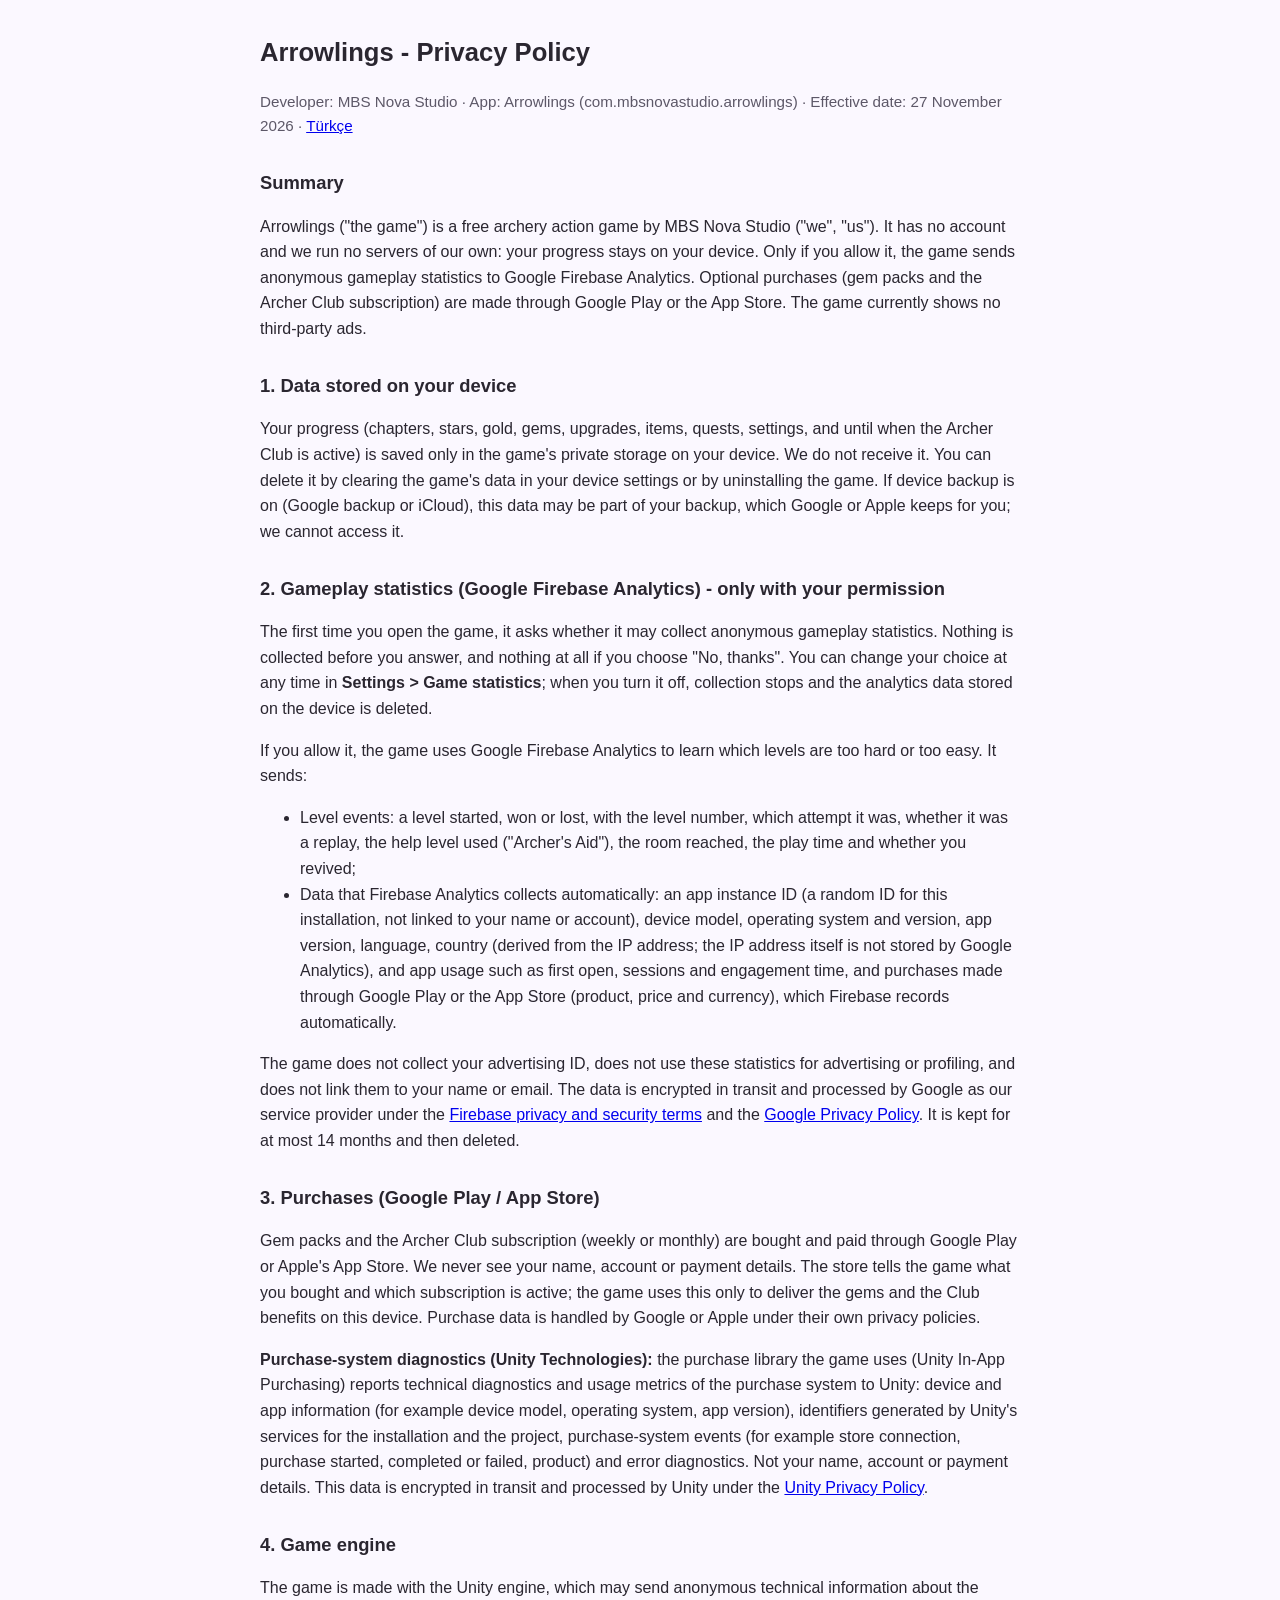
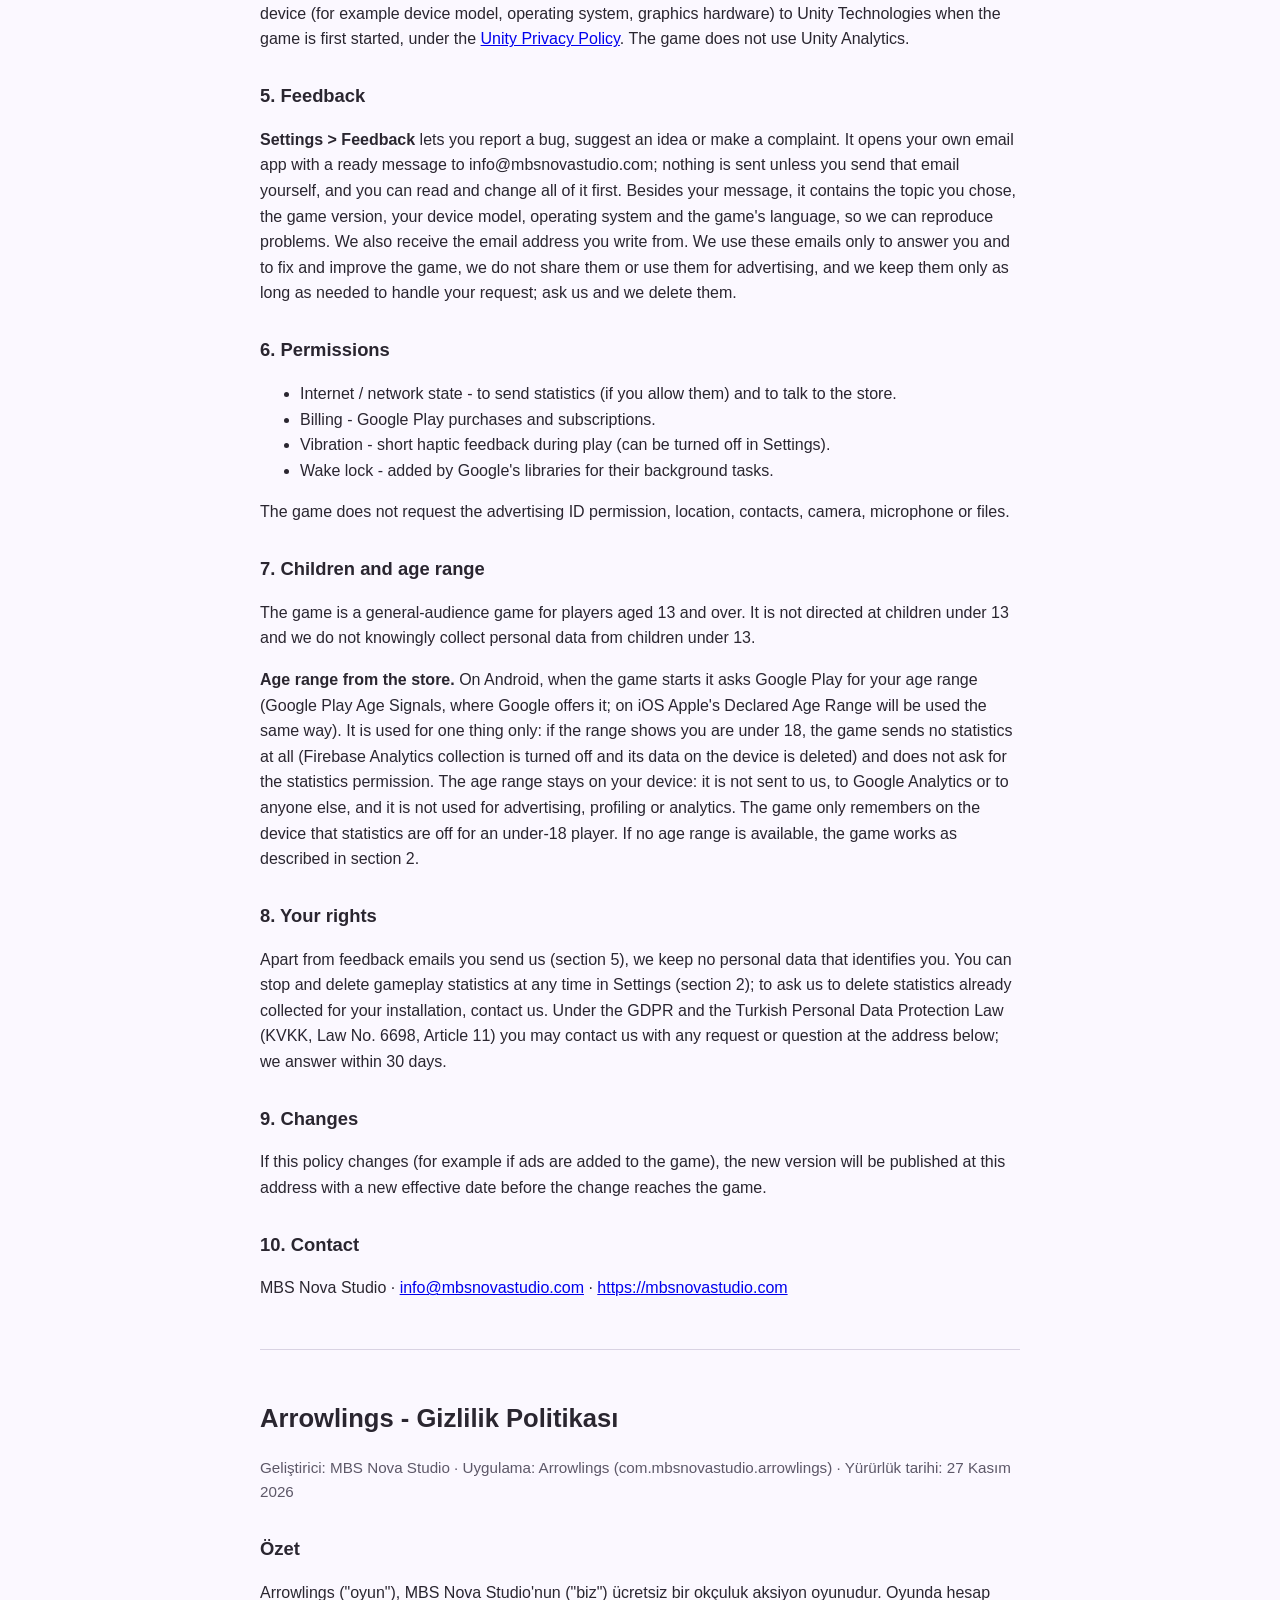
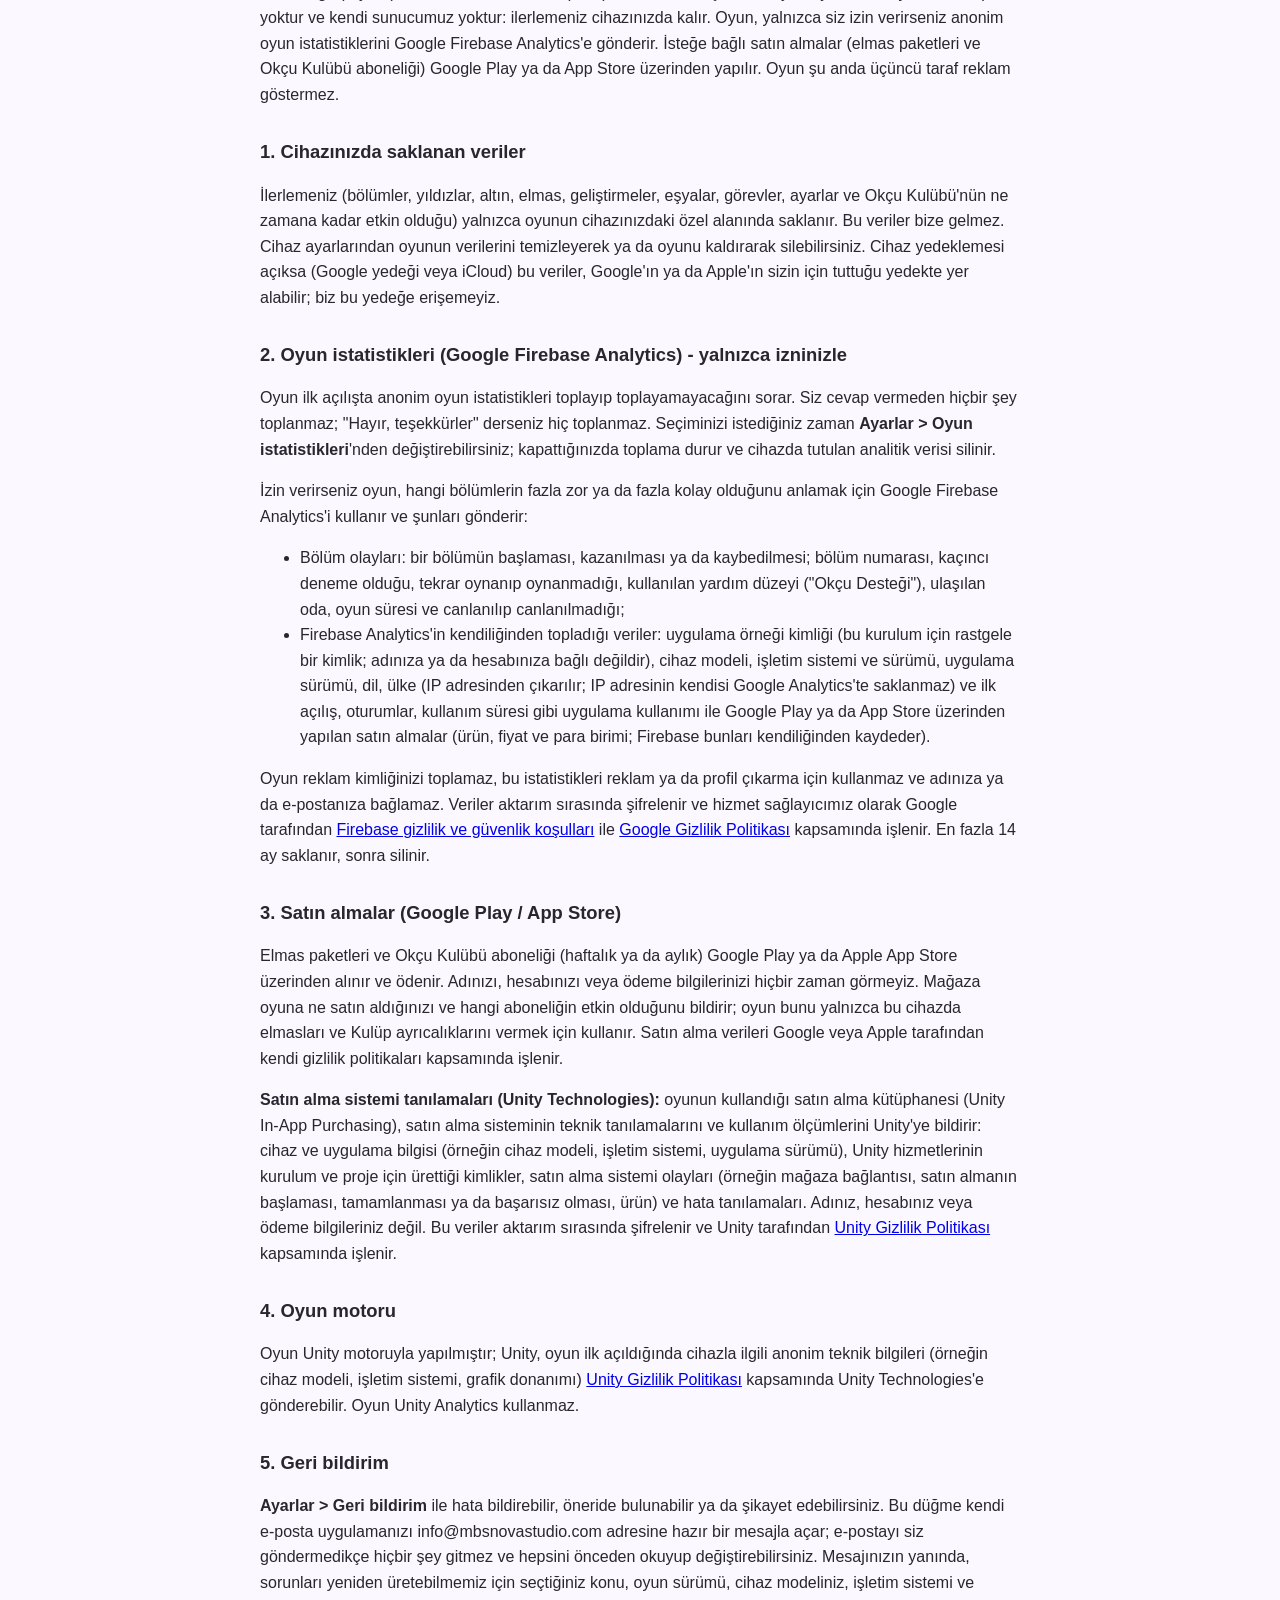
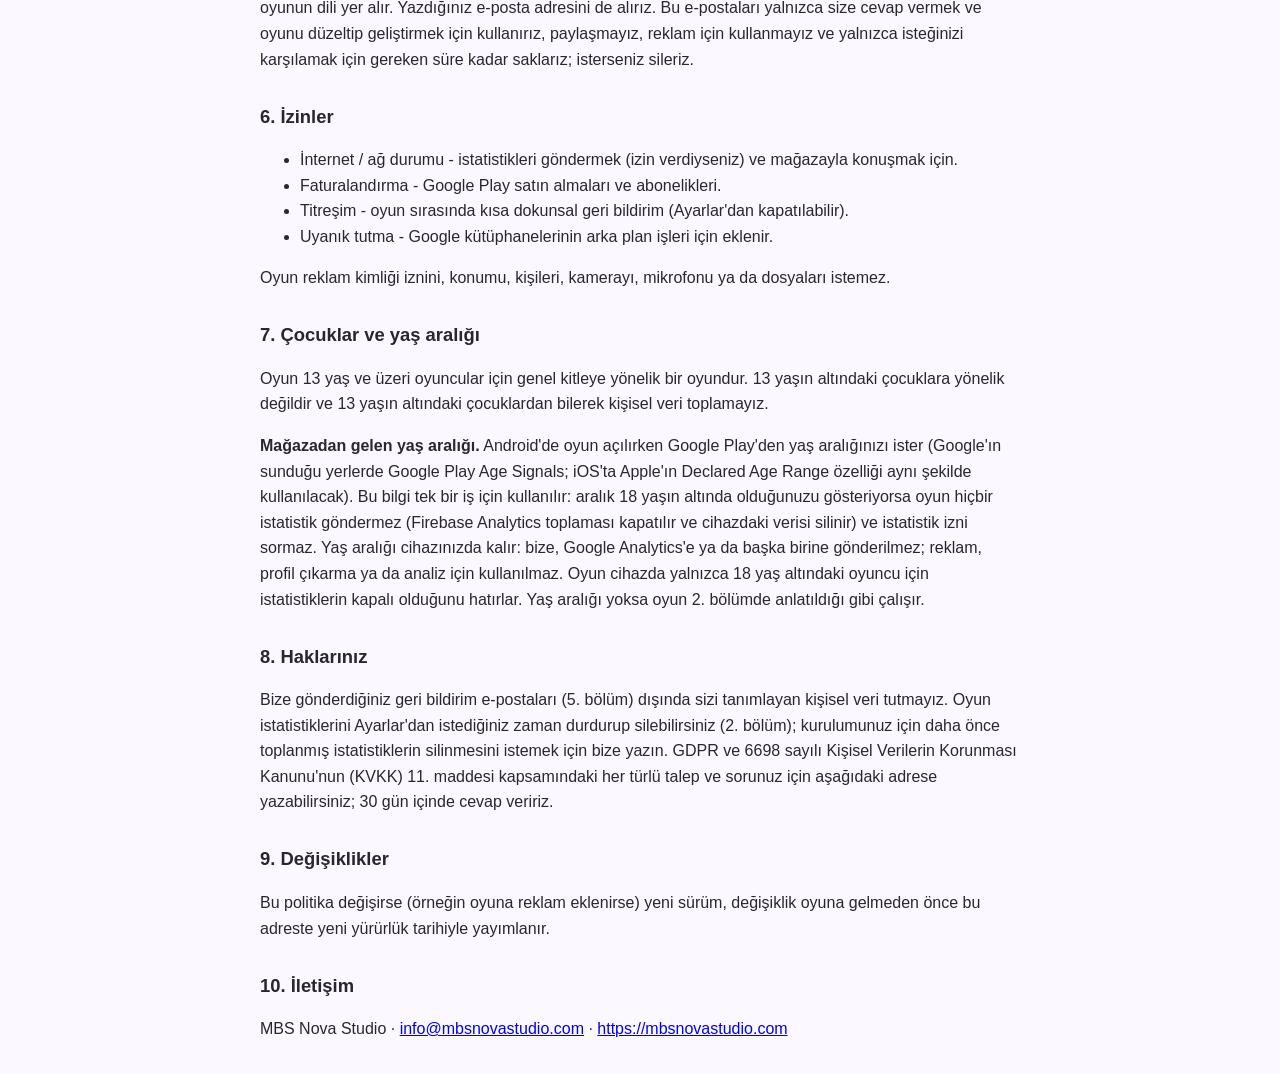
<file: arrowlings-privacy/index.html>
<!doctype html>
<html lang="en">
<head>
<meta charset="utf-8">
<meta name="viewport" content="width=device-width, initial-scale=1">
<title>Arrowlings - Privacy Policy</title>
<style>
  body { font-family: -apple-system, Segoe UI, Roboto, Arial, sans-serif; max-width: 760px; margin: 32px auto; padding: 0 16px;
         line-height: 1.6; color: #2a2630; background: #fbf8ff; }
  h1 { font-size: 1.6em; } h2 { font-size: 1.15em; margin-top: 1.6em; }
  .muted { color: #5d5868; font-size: 0.95em; }
  hr { margin: 48px 0; border: 0; border-top: 1px solid #d9d3e3; }
</style>
</head>
<body>
<h1>Arrowlings - Privacy Policy</h1>
<p class="muted">Developer: MBS Nova Studio &middot; App: Arrowlings (com.mbsnovastudio.arrowlings) &middot; Effective date: 27 November 2026
&middot; <a href="#tr">Türkçe</a></p>

<h2>Summary</h2>
<p>Arrowlings ("the game") is a free archery action game by MBS Nova Studio ("we", "us"). It has no account and we run no
servers of our own: your progress stays on your device. Only if you allow it, the game sends anonymous gameplay statistics
to Google Firebase Analytics. Optional purchases (gem packs and the Archer Club subscription) are made through Google Play
or the App Store. The game currently shows no third-party ads.</p>

<h2>1. Data stored on your device</h2>
<p>Your progress (chapters, stars, gold, gems, upgrades, items, quests, settings, and until when the Archer Club is active) is
saved only in the game's private storage on your device. We do not receive it. You can delete it by clearing the game's data
in your device settings or by uninstalling the game. If device backup is on (Google backup or iCloud), this data may be part
of your backup, which Google or Apple keeps for you; we cannot access it.</p>

<h2>2. Gameplay statistics (Google Firebase Analytics) - only with your permission</h2>
<p>The first time you open the game, it asks whether it may collect anonymous gameplay statistics. Nothing is collected
before you answer, and nothing at all if you choose "No, thanks". You can change your choice at any time in
<b>Settings &gt; Game statistics</b>; when you turn it off, collection stops and the analytics data stored on the device is
deleted.</p>
<p>If you allow it, the game uses Google Firebase Analytics to learn which levels are too hard or too easy. It sends:</p>
<ul>
  <li>Level events: a level started, won or lost, with the level number, which attempt it was, whether it was a replay,
  the help level used ("Archer's Aid"), the room reached, the play time and whether you revived;</li>
  <li>Data that Firebase Analytics collects automatically: an app instance ID (a random ID for this installation, not linked
  to your name or account), device model, operating system and version, app version, language, country (derived from the
  IP address; the IP address itself is not stored by Google Analytics), and app usage such as first open, sessions and
  engagement time, and purchases made through Google Play or the App Store (product, price and currency), which Firebase
  records automatically.</li>
</ul>
<p>The game does not collect your advertising ID, does not use these statistics for advertising or profiling, and does not
link them to your name or email. The data is encrypted in transit and processed by Google as our service provider
under the <a href="https://firebase.google.com/support/privacy">Firebase privacy and security terms</a> and the
<a href="https://policies.google.com/privacy">Google Privacy Policy</a>. It is kept for at most 14 months and then deleted.</p>

<h2>3. Purchases (Google Play / App Store)</h2>
<p>Gem packs and the Archer Club subscription (weekly or monthly) are bought and paid through Google Play or Apple's App
Store. We never see your name, account or payment details. The store tells the game what you bought and which subscription
is active; the game uses this only to deliver the gems and the Club benefits on this device. Purchase data is handled by
Google or Apple under their own privacy policies.</p>
<p><b>Purchase-system diagnostics (Unity Technologies):</b> the purchase library the game uses (Unity In-App Purchasing)
reports technical diagnostics and usage metrics of the purchase system to Unity: device and app information (for example
device model, operating system, app version), identifiers generated by Unity's services for the installation and the
project, purchase-system events (for example store connection, purchase started, completed or failed, product) and error
diagnostics. Not your name, account or payment details. This data is encrypted in transit and processed by Unity under the
<a href="https://unity.com/legal/privacy-policy">Unity Privacy Policy</a>.</p>

<h2>4. Game engine</h2>
<p>The game is made with the Unity engine, which may send anonymous technical information about the device (for example
device model, operating system, graphics hardware) to Unity Technologies when the game is first started, under the
<a href="https://unity.com/legal/privacy-policy">Unity Privacy Policy</a>. The game does not use Unity Analytics.</p>

<h2>5. Feedback</h2>
<p><b>Settings &gt; Feedback</b> lets you report a bug, suggest an idea or make a complaint. It opens your own email app with
a ready message to info@mbsnovastudio.com; nothing is sent unless you send that email yourself, and you can read and change
all of it first. Besides your message, it contains the topic you chose, the game version, your device model, operating
system and the game's language, so we can reproduce problems. We also receive the email address you write from. We use these
emails only to answer you and to fix and improve the game, we do not share them or use them for advertising, and we keep
them only as long as needed to handle your request; ask us and we delete them.</p>

<h2>6. Permissions</h2>
<ul>
  <li>Internet / network state - to send statistics (if you allow them) and to talk to the store.</li>
  <li>Billing - Google Play purchases and subscriptions.</li>
  <li>Vibration - short haptic feedback during play (can be turned off in Settings).</li>
  <li>Wake lock - added by Google's libraries for their background tasks.</li>
</ul>
<p>The game does not request the advertising ID permission, location, contacts, camera, microphone or files.</p>

<h2>7. Children and age range</h2>
<p>The game is a general-audience game for players aged 13 and over. It is not directed at children under 13 and we do not
knowingly collect personal data from children under 13.</p>
<p><b>Age range from the store.</b> On Android, when the game starts it asks Google Play for your age range (Google Play
Age Signals, where Google offers it; on iOS Apple's Declared Age Range will be used the same way). It is used for one thing
only: if the range shows you are under 18, the game sends no statistics at all (Firebase Analytics collection is turned off
and its data on the device is deleted) and does not ask for the statistics permission. The age range stays on your device:
it is not sent to us, to Google Analytics or to anyone else, and it is not used for advertising, profiling or analytics. The
game only remembers on the device that statistics are off for an under-18 player. If no age range is available, the game
works as described in section 2.</p>

<h2>8. Your rights</h2>
<p>Apart from feedback emails you send us (section 5), we keep no personal data that identifies you. You can stop and
delete gameplay statistics at any time in Settings (section 2); to ask us to delete statistics already collected for your
installation, contact us. Under the GDPR and the Turkish Personal Data Protection Law (KVKK, Law No. 6698, Article 11) you may
contact us with any request or question at the address below; we answer within 30 days.</p>

<h2>9. Changes</h2>
<p>If this policy changes (for example if ads are added to the game), the new version will be published at this address with
a new effective date before the change reaches the game.</p>

<h2>10. Contact</h2>
<p>MBS Nova Studio &middot; <a href="mailto:info@mbsnovastudio.com">info@mbsnovastudio.com</a> &middot;
<a href="https://mbsnovastudio.com">https://mbsnovastudio.com</a></p>

<hr>

<h1 id="tr">Arrowlings - Gizlilik Politikası</h1>
<p class="muted">Geliştirici: MBS Nova Studio &middot; Uygulama: Arrowlings (com.mbsnovastudio.arrowlings) &middot; Yürürlük tarihi: 27 Kasım 2026</p>

<h2>Özet</h2>
<p>Arrowlings ("oyun"), MBS Nova Studio'nun ("biz") ücretsiz bir okçuluk aksiyon oyunudur. Oyunda hesap yoktur ve kendi
sunucumuz yoktur: ilerlemeniz cihazınızda kalır. Oyun, yalnızca siz izin verirseniz anonim oyun istatistiklerini Google
Firebase Analytics'e gönderir. İsteğe bağlı satın almalar (elmas paketleri ve Okçu Kulübü aboneliği) Google Play ya da App
Store üzerinden yapılır. Oyun şu anda üçüncü taraf reklam göstermez.</p>

<h2>1. Cihazınızda saklanan veriler</h2>
<p>İlerlemeniz (bölümler, yıldızlar, altın, elmas, geliştirmeler, eşyalar, görevler, ayarlar ve Okçu Kulübü'nün ne zamana kadar
etkin olduğu) yalnızca oyunun cihazınızdaki özel alanında saklanır. Bu veriler bize gelmez. Cihaz ayarlarından oyunun
verilerini temizleyerek ya da oyunu kaldırarak silebilirsiniz. Cihaz yedeklemesi açıksa (Google yedeği veya iCloud) bu
veriler, Google'ın ya da Apple'ın sizin için tuttuğu yedekte yer alabilir; biz bu yedeğe erişemeyiz.</p>

<h2>2. Oyun istatistikleri (Google Firebase Analytics) - yalnızca izninizle</h2>
<p>Oyun ilk açılışta anonim oyun istatistikleri toplayıp toplayamayacağını sorar. Siz cevap vermeden hiçbir şey toplanmaz;
"Hayır, teşekkürler" derseniz hiç toplanmaz. Seçiminizi istediğiniz zaman <b>Ayarlar &gt; Oyun istatistikleri</b>'nden
değiştirebilirsiniz; kapattığınızda toplama durur ve cihazda tutulan analitik verisi silinir.</p>
<p>İzin verirseniz oyun, hangi bölümlerin fazla zor ya da fazla kolay olduğunu anlamak için Google Firebase Analytics'i
kullanır ve şunları gönderir:</p>
<ul>
  <li>Bölüm olayları: bir bölümün başlaması, kazanılması ya da kaybedilmesi; bölüm numarası, kaçıncı deneme olduğu, tekrar
  oynanıp oynanmadığı, kullanılan yardım düzeyi ("Okçu Desteği"), ulaşılan oda, oyun süresi ve canlanılıp canlanılmadığı;</li>
  <li>Firebase Analytics'in kendiliğinden topladığı veriler: uygulama örneği kimliği (bu kurulum için rastgele bir kimlik;
  adınıza ya da hesabınıza bağlı değildir), cihaz modeli, işletim sistemi ve sürümü, uygulama sürümü, dil, ülke (IP adresinden
  çıkarılır; IP adresinin kendisi Google Analytics'te saklanmaz) ve ilk açılış, oturumlar, kullanım süresi gibi uygulama
  kullanımı ile Google Play ya da App Store üzerinden yapılan satın almalar (ürün, fiyat ve para birimi; Firebase bunları
  kendiliğinden kaydeder).</li>
</ul>
<p>Oyun reklam kimliğinizi toplamaz, bu istatistikleri reklam ya da profil çıkarma için kullanmaz ve adınıza ya da e-postanıza
bağlamaz. Veriler aktarım sırasında şifrelenir ve hizmet sağlayıcımız olarak Google tarafından
<a href="https://firebase.google.com/support/privacy">Firebase gizlilik ve güvenlik koşulları</a> ile
<a href="https://policies.google.com/privacy">Google Gizlilik Politikası</a> kapsamında işlenir. En fazla 14 ay saklanır, sonra
silinir.</p>

<h2>3. Satın almalar (Google Play / App Store)</h2>
<p>Elmas paketleri ve Okçu Kulübü aboneliği (haftalık ya da aylık) Google Play ya da Apple App Store üzerinden alınır ve ödenir.
Adınızı, hesabınızı veya ödeme bilgilerinizi hiçbir zaman görmeyiz. Mağaza oyuna ne satın aldığınızı ve hangi aboneliğin etkin
olduğunu bildirir; oyun bunu yalnızca bu cihazda elmasları ve Kulüp ayrıcalıklarını vermek için kullanır. Satın alma verileri
Google veya Apple tarafından kendi gizlilik politikaları kapsamında işlenir.</p>
<p><b>Satın alma sistemi tanılamaları (Unity Technologies):</b> oyunun kullandığı satın alma kütüphanesi (Unity In-App
Purchasing), satın alma sisteminin teknik tanılamalarını ve kullanım ölçümlerini Unity'ye bildirir: cihaz ve uygulama bilgisi
(örneğin cihaz modeli, işletim sistemi, uygulama sürümü), Unity hizmetlerinin kurulum ve proje için ürettiği kimlikler, satın
alma sistemi olayları (örneğin mağaza bağlantısı, satın almanın başlaması, tamamlanması ya da başarısız olması, ürün) ve hata
tanılamaları. Adınız, hesabınız veya ödeme bilgileriniz değil. Bu veriler aktarım sırasında şifrelenir ve Unity tarafından
<a href="https://unity.com/legal/privacy-policy">Unity Gizlilik Politikası</a> kapsamında işlenir.</p>

<h2>4. Oyun motoru</h2>
<p>Oyun Unity motoruyla yapılmıştır; Unity, oyun ilk açıldığında cihazla ilgili anonim teknik bilgileri (örneğin cihaz modeli,
işletim sistemi, grafik donanımı) <a href="https://unity.com/legal/privacy-policy">Unity Gizlilik Politikası</a> kapsamında
Unity Technologies'e gönderebilir. Oyun Unity Analytics kullanmaz.</p>

<h2>5. Geri bildirim</h2>
<p><b>Ayarlar &gt; Geri bildirim</b> ile hata bildirebilir, öneride bulunabilir ya da şikayet edebilirsiniz. Bu düğme kendi
e-posta uygulamanızı info@mbsnovastudio.com adresine hazır bir mesajla açar; e-postayı siz göndermedikçe hiçbir şey gitmez ve
hepsini önceden okuyup değiştirebilirsiniz. Mesajınızın yanında, sorunları yeniden üretebilmemiz için seçtiğiniz konu, oyun
sürümü, cihaz modeliniz, işletim sistemi ve oyunun dili yer alır. Yazdığınız e-posta adresini de alırız. Bu e-postaları
yalnızca size cevap vermek ve oyunu düzeltip geliştirmek için kullanırız, paylaşmayız, reklam için kullanmayız ve yalnızca
isteğinizi karşılamak için gereken süre kadar saklarız; isterseniz sileriz.</p>

<h2>6. İzinler</h2>
<ul>
  <li>İnternet / ağ durumu - istatistikleri göndermek (izin verdiyseniz) ve mağazayla konuşmak için.</li>
  <li>Faturalandırma - Google Play satın almaları ve abonelikleri.</li>
  <li>Titreşim - oyun sırasında kısa dokunsal geri bildirim (Ayarlar'dan kapatılabilir).</li>
  <li>Uyanık tutma - Google kütüphanelerinin arka plan işleri için eklenir.</li>
</ul>
<p>Oyun reklam kimliği iznini, konumu, kişileri, kamerayı, mikrofonu ya da dosyaları istemez.</p>

<h2>7. Çocuklar ve yaş aralığı</h2>
<p>Oyun 13 yaş ve üzeri oyuncular için genel kitleye yönelik bir oyundur. 13 yaşın altındaki çocuklara yönelik değildir ve 13
yaşın altındaki çocuklardan bilerek kişisel veri toplamayız.</p>
<p><b>Mağazadan gelen yaş aralığı.</b> Android'de oyun açılırken Google Play'den yaş aralığınızı ister (Google'ın sunduğu
yerlerde Google Play Age Signals; iOS'ta Apple'ın Declared Age Range özelliği aynı şekilde kullanılacak). Bu bilgi tek bir iş
için kullanılır: aralık 18 yaşın altında olduğunuzu gösteriyorsa oyun hiçbir istatistik göndermez (Firebase Analytics toplaması
kapatılır ve cihazdaki verisi silinir) ve istatistik izni sormaz. Yaş aralığı cihazınızda kalır: bize, Google Analytics'e ya da
başka birine gönderilmez; reklam, profil çıkarma ya da analiz için kullanılmaz. Oyun cihazda yalnızca 18 yaş altındaki oyuncu
için istatistiklerin kapalı olduğunu hatırlar. Yaş aralığı yoksa oyun 2. bölümde anlatıldığı gibi çalışır.</p>

<h2>8. Haklarınız</h2>
<p>Bize gönderdiğiniz geri bildirim e-postaları (5. bölüm) dışında sizi tanımlayan kişisel veri tutmayız. Oyun istatistiklerini
Ayarlar'dan istediğiniz zaman durdurup silebilirsiniz (2. bölüm); kurulumunuz için daha önce toplanmış istatistiklerin
silinmesini istemek için bize yazın. GDPR ve 6698 sayılı Kişisel Verilerin Korunması Kanunu'nun (KVKK) 11. maddesi kapsamındaki
her türlü talep ve sorunuz için aşağıdaki adrese yazabilirsiniz; 30 gün içinde cevap veririz.</p>

<h2>9. Değişiklikler</h2>
<p>Bu politika değişirse (örneğin oyuna reklam eklenirse) yeni sürüm, değişiklik oyuna gelmeden önce bu adreste yeni yürürlük
tarihiyle yayımlanır.</p>

<h2>10. İletişim</h2>
<p>MBS Nova Studio &middot; <a href="mailto:info@mbsnovastudio.com">info@mbsnovastudio.com</a> &middot;
<a href="https://mbsnovastudio.com">https://mbsnovastudio.com</a></p>
</body>
</html>
</file>
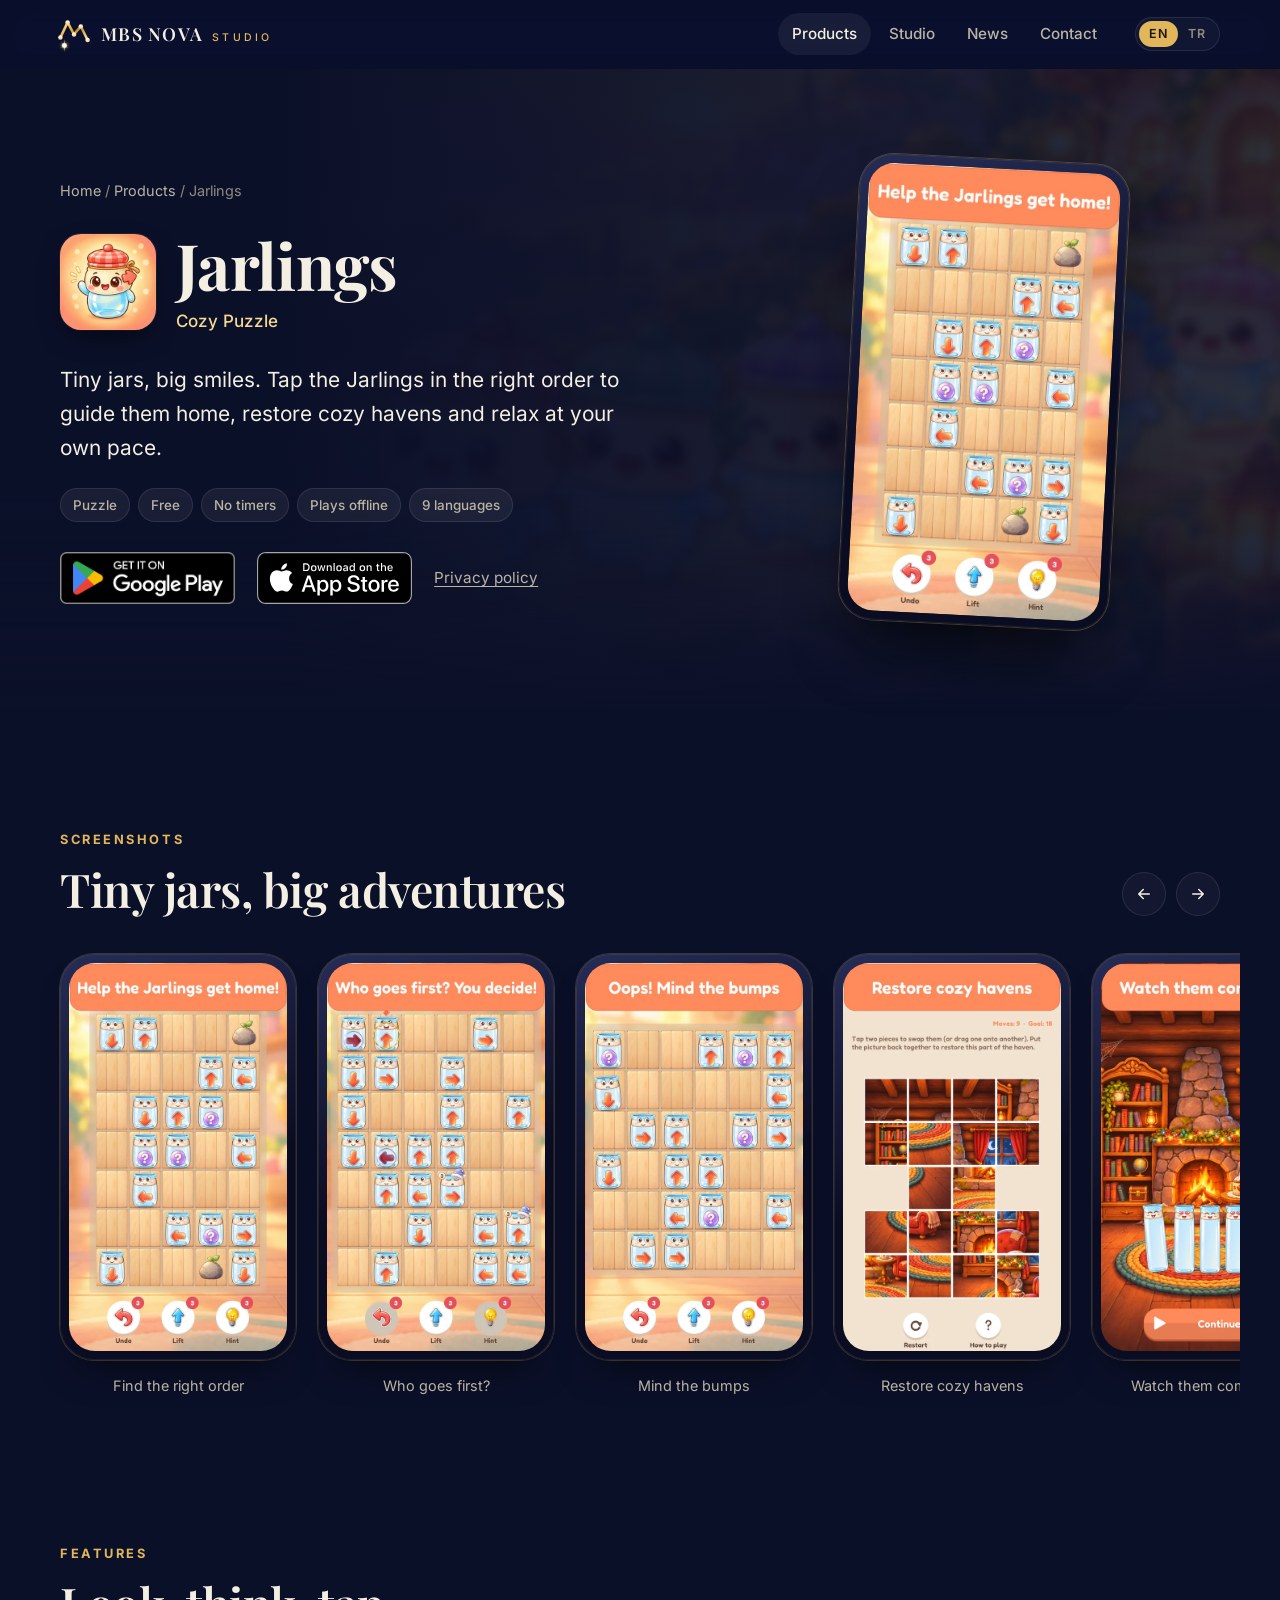
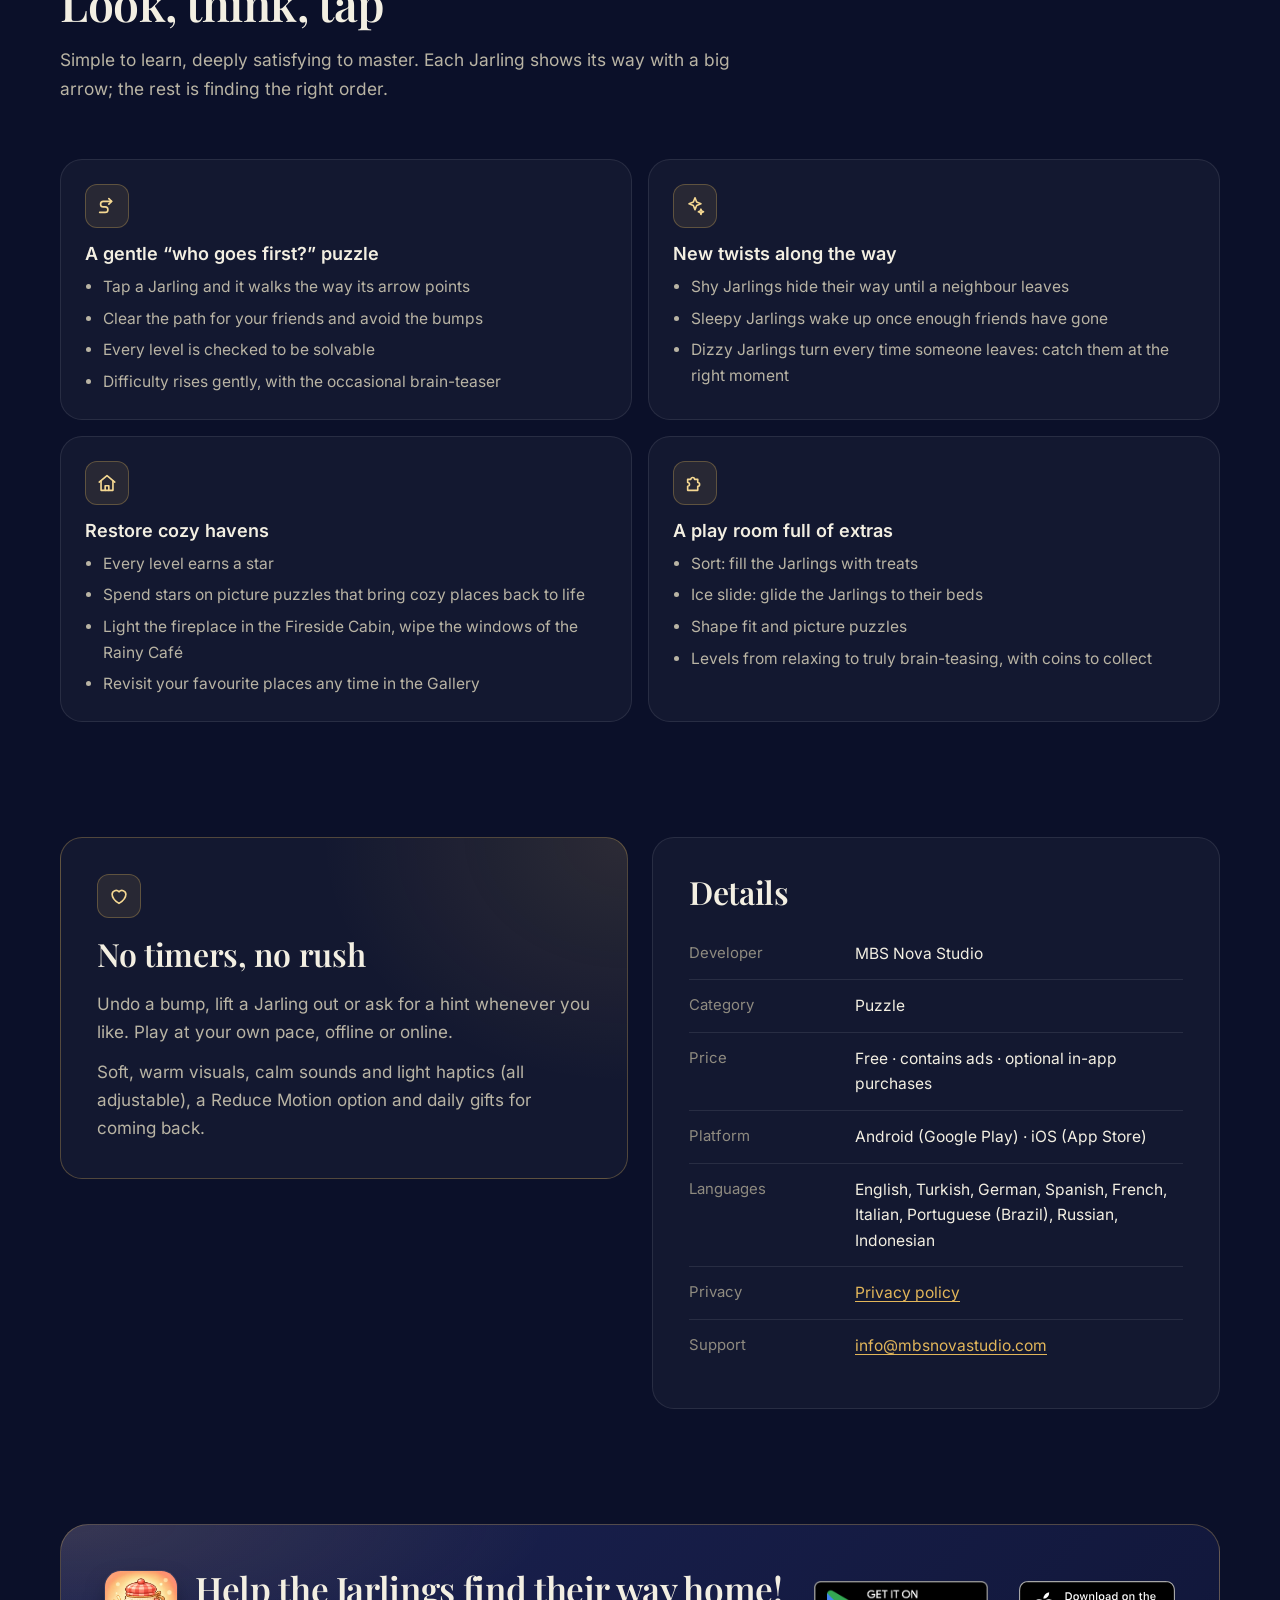
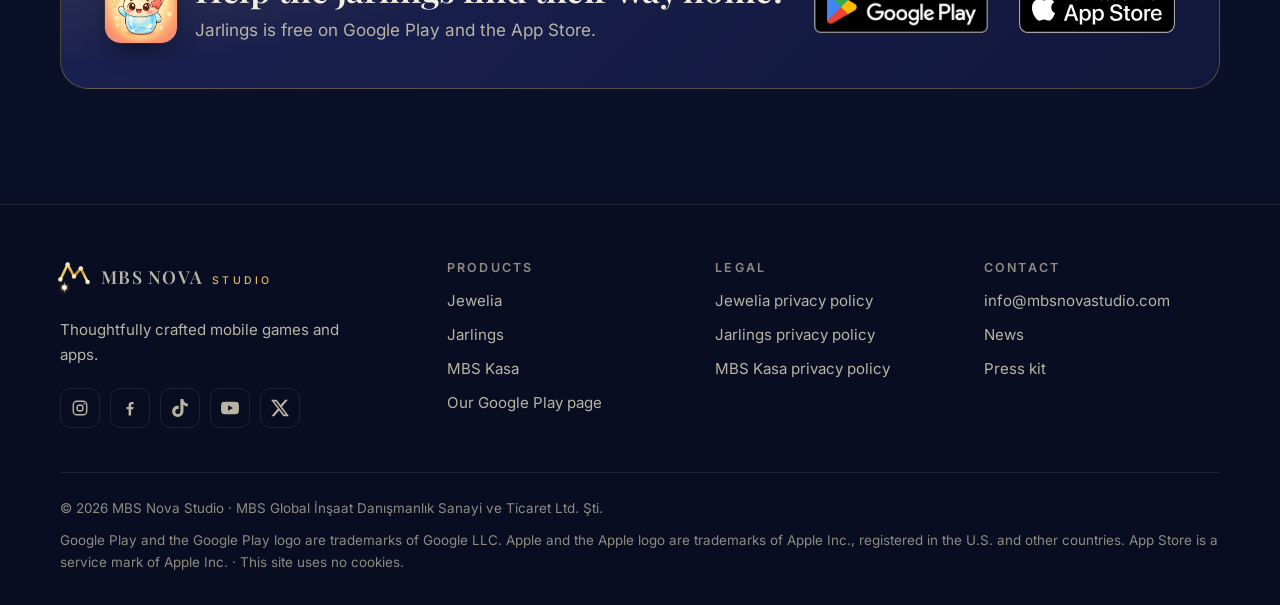
<file: jarlings/index.html>
<!doctype html>
<html lang="en" data-lang="en"
  data-title-tr="Jarlings: Rahatlatıcı Bulmaca — MBS Nova Studio"
  data-title-en="Jarlings: Cozy Puzzle — MBS Nova Studio">
<head>
<meta charset="utf-8">
<meta name="viewport" content="width=device-width, initial-scale=1">
<title>Jarlings: Cozy Puzzle — MBS Nova Studio</title>
<script>(function(d){var l;try{l=localStorage.getItem('lang')}catch(e){}if(l!=='tr'&&l!=='en')l=/^tr\b/i.test(navigator.language||'')?'tr':'en';d.setAttribute('data-lang',l);d.lang=l;d.className+=' js';var t=d.getAttribute('data-title-'+l);if(t)document.title=t})(document.documentElement)</script>
<meta name="description" content="Jarlings is a cozy puzzle game: tap tiny jar friends in the right order to guide them home, restore cozy havens and relax at your own pace. Free on Google Play and the App Store.">
<link rel="canonical" href="https://mbsnovastudio.com/jarlings/">
<meta name="theme-color" content="#0b0b0e">
<link rel="icon" href="/favicon.svg" type="image/svg+xml">
<link rel="icon" href="/favicon.ico" sizes="48x48">
<link rel="apple-touch-icon" href="/apple-touch-icon.png">
<link rel="preload" href="/assets/fonts/playfair-display-latin-wght-normal.woff2" as="font" type="font/woff2" crossorigin>
<link rel="preload" href="/assets/fonts/inter-latin-wght-normal.woff2" as="font" type="font/woff2" crossorigin>
<link rel="preload" href="/assets/img/jarlings-feature.webp" as="image" fetchpriority="high">
<link rel="stylesheet" href="/assets/css/site.css?v=7">
<meta property="og:type" content="website">
<meta property="og:site_name" content="MBS Nova Studio">
<meta property="og:url" content="https://mbsnovastudio.com/jarlings/">
<meta property="og:title" content="Jarlings: Cozy Puzzle">
<meta property="og:description" content="Tiny jars, big smiles. Guide the Jarlings home, restore cozy havens and relax. Free on Google Play and the App Store.">
<meta property="og:image" content="https://mbsnovastudio.com/assets/img/jarlings-feature.jpg">
<meta property="og:image:width" content="1024">
<meta property="og:image:height" content="500">
<meta property="og:locale" content="en_US">
<meta property="og:locale:alternate" content="tr_TR">
<meta name="twitter:card" content="summary_large_image">
<script type="application/ld+json">
{
  "@context": "https://schema.org",
  "@type": "MobileApplication",
  "name": "Jarlings",
  "alternateName": "Jarlings: Cozy Puzzle",
  "url": "https://mbsnovastudio.com/jarlings/",
  "image": "https://mbsnovastudio.com/assets/img/jarlings-icon.webp",
  "operatingSystem": "Android, iOS",
  "applicationCategory": "GameApplication",
  "genre": "Puzzle",
  "inLanguage": ["en", "tr", "de", "es", "fr", "it", "pt-BR", "ru", "id"],
  "installUrl": ["https://play.google.com/store/apps/details?id=com.mbsnovastudio.jarlings", "https://apps.apple.com/app/id6834569752"],
  "offers": { "@type": "Offer", "price": "0", "priceCurrency": "USD" },
  "author": { "@type": "Organization", "name": "MBS Nova Studio", "url": "https://mbsnovastudio.com/" }
}
</script>
<script src="/assets/js/site.js?v=7" defer></script>
</head>
<body>
<svg width="0" height="0" style="position:absolute" aria-hidden="true" focusable="false">
  <defs>
    <linearGradient id="gold-grad" x1="0" y1="0" x2="0" y2="1"><stop offset="0" stop-color="#f5d892"/><stop offset="1" stop-color="#e2b65a"/></linearGradient>
  </defs>
  <symbol id="i-star" viewBox="0 0 24 24"><path fill="url(#gold-grad)" d="M12 0Q15.36 8.64 24 12Q15.36 15.36 12 24Q8.64 15.36 0 12Q8.64 8.64 12 0Z"/></symbol>
  <symbol id="i-logo" viewBox="0 0 100 100"><defs><linearGradient id="lg-gF" gradientUnits="userSpaceOnUse" x1="12" y1="10" x2="88" y2="90"><stop offset="0" stop-color="#fff4d2"/><stop offset=".26" stop-color="#efc76c"/><stop offset=".52" stop-color="#c38f2b"/><stop offset=".76" stop-color="#f6dc94"/><stop offset="1" stop-color="#a5741e"/></linearGradient><linearGradient id="lg-gLine" gradientUnits="userSpaceOnUse" x1="10" y1="20" x2="90" y2="70"><stop offset="0" stop-color="#f6dc94"/><stop offset=".5" stop-color="#e2b65a"/><stop offset="1" stop-color="#f6dc94"/></linearGradient><linearGradient id="lg-gL" x1="0" y1="0" x2="0" y2="1"><stop offset="0" stop-color="#fffaf0"/><stop offset="1" stop-color="#f1d595"/></linearGradient><linearGradient id="lg-gSpk" x1="0" y1="1" x2="0" y2="0"><stop offset="0" stop-color="#fff8e6" stop-opacity=".95"/><stop offset="1" stop-color="#fff8e6" stop-opacity="0"/></linearGradient><linearGradient id="lg-gSpkD" x1="0" y1="1" x2="0" y2="0"><stop offset="0" stop-color="#b8862b" stop-opacity=".95"/><stop offset="1" stop-color="#b8862b" stop-opacity="0"/></linearGradient><radialGradient id="lg-rStar"><stop offset="0" stop-color="#fff6dd" stop-opacity=".55"/><stop offset="1" stop-color="#fff6dd" stop-opacity="0"/></radialGradient><radialGradient id="lg-rNova"><stop offset="0" stop-color="#fff2c8" stop-opacity=".95"/><stop offset=".22" stop-color="#f5d892" stop-opacity=".55"/><stop offset=".55" stop-color="#e2b65a" stop-opacity=".16"/><stop offset="1" stop-color="#e2b65a" stop-opacity="0"/></radialGradient><radialGradient id="lg-rSky" cx=".32" cy=".2" r="1"><stop offset="0" stop-color="#2d3a82"/><stop offset=".5" stop-color="#121a48"/><stop offset="1" stop-color="#060918"/></radialGradient><path id="lg-spk" d="M0 0L-.6-.7L0-13L.6-.7Z"/></defs><polyline points="16,59 34,21 50,51 67,31 84,65" fill="none" stroke="url(#lg-gF)" stroke-width="6.4" stroke-linecap="round" stroke-linejoin="round"/><circle cx="16.00" cy="59.00" r="5.60" fill="url(#lg-gL)"/><circle cx="34.00" cy="21.00" r="5.60" fill="url(#lg-gL)"/><circle cx="50.00" cy="51.00" r="5.60" fill="url(#lg-gL)"/><circle cx="67.00" cy="31.00" r="5.60" fill="url(#lg-gL)"/><circle cx="84.00" cy="65.00" r="5.60" fill="url(#lg-gL)"/><circle cx="26.00" cy="79.00" r="15.00" fill="url(#lg-rNova)"/><use href="#lg-spk" fill="url(#lg-gSpk)" opacity="1" transform="translate(26 79) rotate(0) scale(3.45 1.44)"/><use href="#lg-spk" fill="url(#lg-gSpk)" opacity="1" transform="translate(26 79) rotate(180) scale(3.45 1.44)"/><use href="#lg-spk" fill="url(#lg-gSpk)" opacity="0.9" transform="translate(26 79) rotate(60) scale(2.40 1.00)"/><use href="#lg-spk" fill="url(#lg-gSpk)" opacity="0.9" transform="translate(26 79) rotate(120) scale(2.40 1.00)"/><use href="#lg-spk" fill="url(#lg-gSpk)" opacity="0.9" transform="translate(26 79) rotate(240) scale(2.40 1.00)"/><use href="#lg-spk" fill="url(#lg-gSpk)" opacity="0.9" transform="translate(26 79) rotate(300) scale(2.40 1.00)"/><use href="#lg-spk" fill="url(#lg-gSpk)" opacity="0.6" transform="translate(26 79) rotate(90) scale(1.26 0.53)"/><use href="#lg-spk" fill="url(#lg-gSpk)" opacity="0.6" transform="translate(26 79) rotate(270) scale(1.26 0.53)"/><circle cx="26.00" cy="79.00" r="6.20" fill="#fffdf6"/><circle cx="26.00" cy="79.00" r="6.20" fill="none" stroke="#e2b65a" stroke-width="1.1"/></symbol>
  <symbol id="i-instagram" viewBox="0 0 24 24" fill="none" stroke="currentColor" stroke-width="1.8"><rect x="3" y="3" width="18" height="18" rx="5"/><circle cx="12" cy="12" r="4"/><circle cx="17.5" cy="6.5" r="1.1" fill="currentColor" stroke="none"/></symbol>
  <symbol id="i-facebook" viewBox="0 0 24 24"><path fill="currentColor" d="M13.5 22v-8.2h2.8l.4-3.2h-3.2V8.6c0-.9.3-1.6 1.6-1.6h1.7V4.1c-.3 0-1.3-.1-2.5-.1-2.5 0-4.2 1.5-4.2 4.3v2.3H7.3v3.2h2.8V22h3.4z"/></symbol>
  <symbol id="i-tiktok" viewBox="0 0 24 24"><path fill="currentColor" d="M12.53.02c1.31-.02 2.61-.01 3.91-.02.08 1.53.63 3.09 1.75 4.17 1.12 1.11 2.7 1.62 4.24 1.79v4.03c-1.44-.05-2.89-.35-4.2-.97-.57-.26-1.1-.59-1.62-.93-.01 2.92.01 5.84-.02 8.75-.08 1.4-.54 2.79-1.35 3.94-1.31 1.92-3.58 3.17-5.91 3.21-1.43.08-2.86-.31-4.08-1.03-2.02-1.19-3.44-3.37-3.65-5.71-.02-.5-.03-1-.01-1.49.18-1.9 1.12-3.72 2.58-4.96 1.66-1.44 3.98-2.13 6.15-1.72.02 1.48-.04 2.96-.04 4.44-.99-.32-2.15-.23-3.02.37-.63.41-1.11 1.04-1.36 1.75-.21.51-.15 1.07-.14 1.61.24 1.64 1.82 3.02 3.5 2.87 1.12-.01 2.19-.66 2.77-1.61.19-.33.4-.67.41-1.06.1-1.79.06-3.57.07-5.36.01-4.03-.01-8.05.02-12.07z"/></symbol>
  <symbol id="i-youtube" viewBox="0 0 24 24"><path fill="currentColor" d="M23.5 6.19a3.02 3.02 0 0 0-2.12-2.14C19.5 3.55 12 3.55 12 3.55s-7.5 0-9.38.5A3.02 3.02 0 0 0 .5 6.19C0 8.07 0 12 0 12s0 3.93.5 5.81a3.02 3.02 0 0 0 2.12 2.14c1.87.5 9.38.5 9.38.5s7.5 0 9.38-.5a3.02 3.02 0 0 0 2.12-2.14C24 15.93 24 12 24 12s0-3.93-.5-5.81zM9.55 15.57V8.43L15.82 12l-6.27 3.57z"/></symbol>
  <symbol id="i-x" viewBox="0 0 24 24"><path fill="currentColor" d="M18.9 1.15h3.68l-8.04 9.19L24 22.85h-7.41l-5.8-7.58-6.64 7.58H.47l8.6-9.83L0 1.15h7.59l5.24 6.93zm-1.29 19.5h2.04L6.49 3.24H4.3z"/></symbol>
  <symbol id="i-arrow" viewBox="0 0 24 24" fill="none" stroke="currentColor" stroke-width="2" stroke-linecap="round" stroke-linejoin="round"><path d="M5 12h14M13 6l6 6-6 6"/></symbol>
  <symbol id="i-arrow-left" viewBox="0 0 24 24" fill="none" stroke="currentColor" stroke-width="2" stroke-linecap="round" stroke-linejoin="round"><path d="M19 12H5M11 6l-6 6 6 6"/></symbol>
  <symbol id="i-device" viewBox="0 0 24 24" fill="none" stroke="currentColor" stroke-width="1.8" stroke-linecap="round" stroke-linejoin="round"><rect x="6" y="2.5" width="12" height="19" rx="3"/><path d="M11 18h2"/></symbol>
  <symbol id="i-menu" viewBox="0 0 24 24" fill="none" stroke="currentColor" stroke-width="2" stroke-linecap="round"><path d="M4 7h16M4 12h16M4 17h16"/></symbol>
  <symbol id="i-close" viewBox="0 0 24 24" fill="none" stroke="currentColor" stroke-width="2" stroke-linecap="round"><path d="M6 6l12 12M18 6L6 18"/></symbol>
  <symbol id="i-route" viewBox="0 0 24 24" fill="none" stroke="currentColor" stroke-width="1.8" stroke-linecap="round" stroke-linejoin="round"><path d="M4 19h6a3 3 0 0 0 0-6H8a3 3 0 0 1 0-6h9"/><path d="M14 4l3 3-3 3"/></symbol>
  <symbol id="i-sparkle" viewBox="0 0 24 24" fill="none" stroke="currentColor" stroke-width="1.8" stroke-linecap="round" stroke-linejoin="round"><path d="M12 3l1.8 4.6L18.5 9.5l-4.7 1.9L12 16l-1.8-4.6L5.5 9.5l4.7-1.9z"/><path d="M18.5 15.5l.8 2 2 .8-2 .8-.8 2-.8-2-2-.8 2-.8z"/></symbol>
  <symbol id="i-home" viewBox="0 0 24 24" fill="none" stroke="currentColor" stroke-width="1.8" stroke-linecap="round" stroke-linejoin="round"><path d="M3.5 11L12 4l8.5 7"/><path d="M5.5 9.5V20h13V9.5"/><path d="M10 20v-5h4v5"/></symbol>
  <symbol id="i-puzzle" viewBox="0 0 24 24" fill="none" stroke="currentColor" stroke-width="1.8" stroke-linecap="round" stroke-linejoin="round"><path d="M4 8h3.5a2 2 0 1 1 4 0H15v3.5a2 2 0 1 1 0 4V20H4v-4.5a2 2 0 1 0 0-4z"/></symbol>
  <symbol id="i-heart" viewBox="0 0 24 24" fill="none" stroke="currentColor" stroke-width="1.8" stroke-linecap="round" stroke-linejoin="round"><path d="M12 20s-7.5-4.6-7.5-10A4.3 4.3 0 0 1 12 7.4 4.3 4.3 0 0 1 19.5 10c0 5.4-7.5 10-7.5 10z"/></symbol>
</svg>

<a class="skip-link" href="#main"><span lang="tr">İçeriğe geç</span><span lang="en">Skip to content</span></a>

<header class="site-header">
  <div class="wrap header-inner">
    <a class="brand" href="/">
      <svg class="brand-mark" aria-hidden="true"><use href="#i-logo"/></svg>
      <span class="brand-name">MBS Nova <small>STUDIO</small></span>
    </a>
    <nav class="nav" id="site-nav" aria-label="Menü / Menu">
      <a href="/#apps" aria-current="page"><span lang="tr">Ürünler</span><span lang="en">Products</span></a>
      <a href="/#studio"><span lang="tr">Stüdyo</span><span lang="en">Studio</span></a>
      <a href="/news/"><span lang="tr">Haberler</span><span lang="en">News</span></a>
      <a href="/#contact"><span lang="tr">İletişim</span><span lang="en">Contact</span></a>
    </nav>
    <div class="lang-switch" role="group" aria-label="Dil / Language">
      <button type="button" data-set-lang="en" aria-pressed="true" title="English">EN</button>
      <button type="button" data-set-lang="tr" aria-pressed="false" title="Türkçe">TR</button>
    </div>
    <button class="menu-toggle" type="button" aria-expanded="false" aria-controls="site-nav" aria-label="Menü / Menu">
      <svg class="icon-open" aria-hidden="true"><use href="#i-menu"/></svg>
      <svg class="icon-close" aria-hidden="true"><use href="#i-close"/></svg>
    </button>
  </div>
</header>

<main id="main">

  <section class="p-hero">
    <div class="bg" style="background-image:url(/assets/img/jarlings-feature.webp)" aria-hidden="true"></div>
    <div class="wrap p-hero-grid">
      <div>
        <nav class="breadcrumb" aria-label="Breadcrumb">
          <a href="/"><span lang="tr">Ana sayfa</span><span lang="en">Home</span></a> / <a href="/#apps"><span lang="tr">Ürünler</span><span lang="en">Products</span></a> / Jarlings
        </nav>
        <div class="p-title">
          <img class="app-icon" src="/assets/img/jarlings-icon.webp" alt="Jarlings" width="96" height="96">
          <div>
            <h1>Jarlings</h1>
            <p><span lang="tr">Rahatlatıcı Bulmaca</span><span lang="en">Cozy Puzzle</span></p>
          </div>
        </div>
        <p class="lead" lang="tr">Minik kavanozlar, kocaman gülümsemeler. Jarling'lere doğru sırayla dokunup onları evlerine ulaştırın, sıcacık yuvaları onarın ve kendi temponuzda rahatlayın.</p>
        <p class="lead" lang="en">Tiny jars, big smiles. Tap the Jarlings in the right order to guide them home, restore cozy havens and relax at your own pace.</p>
        <div class="chips" lang="tr">
          <span class="chip">Bulmaca</span><span class="chip">Ücretsiz</span><span class="chip">Süre yok</span><span class="chip">İnternetsiz oynanır</span><span class="chip">9 dil</span>
        </div>
        <div class="chips" lang="en">
          <span class="chip">Puzzle</span><span class="chip">Free</span><span class="chip">No timers</span><span class="chip">Plays offline</span><span class="chip">9 languages</span>
        </div>
        <div class="p-actions">
          <a class="play-badge" href="https://play.google.com/store/apps/details?id=com.mbsnovastudio.jarlings">
            <img lang="tr" src="/assets/img/google-play-tr.png" alt="Jarlings'i Google Play'den indirin" width="175" height="52">
            <img lang="en" src="/assets/img/google-play-en.png" alt="Get Jarlings on Google Play" width="175" height="52">
          </a>
          <a class="play-badge" href="https://apps.apple.com/app/id6834569752">
            <img lang="tr" src="/assets/img/app-store-tr.svg" alt="Jarlings'i App Store'dan indirin" width="197" height="52">
            <img lang="en" src="/assets/img/app-store-en.svg" alt="Download Jarlings on the App Store" width="156" height="52">
          </a>
          <a class="muted-link" href="/jarlings-privacy/"><span lang="tr">Gizlilik politikası</span><span lang="en">Privacy policy</span></a>
        </div>
      </div>
      <div class="p-hero-visual" aria-hidden="true">
        <div class="phone"><img src="/assets/img/jarlings/01.webp" alt="" width="540" height="960"></div>
      </div>
    </div>
  </section>

  <section class="section" aria-labelledby="shots">
    <div class="wrap">
      <div class="head-row reveal">
        <div class="section-head">
          <p class="kicker"><span lang="tr">Ekran görüntüleri</span><span lang="en">Screenshots</span></p>
          <h2 id="shots"><span lang="tr">Minik kavanozlar, büyük maceralar</span><span lang="en">Tiny jars, big adventures</span></h2>
        </div>
        <div class="gallery-nav" data-gallery="gallery">
          <button type="button" data-dir="-1" aria-label="Önceki / Previous"><svg aria-hidden="true"><use href="#i-arrow-left"/></svg></button>
          <button type="button" data-dir="1" aria-label="Sonraki / Next"><svg aria-hidden="true"><use href="#i-arrow"/></svg></button>
        </div>
      </div>
      <div class="gallery" id="gallery" role="region" tabindex="0" aria-label="Jarlings">
        <figure><div class="phone"><img src="/assets/img/jarlings/01.webp" alt="Doğru sırayı bul / Find the right order" width="540" height="960" loading="lazy"></div><figcaption><span lang="tr">Doğru sırayı bul</span><span lang="en">Find the right order</span></figcaption></figure>
        <figure><div class="phone"><img src="/assets/img/jarlings/02.webp" alt="Önce kim gidecek? / Who goes first?" width="540" height="960" loading="lazy"></div><figcaption><span lang="tr">Önce kim gidecek?</span><span lang="en">Who goes first?</span></figcaption></figure>
        <figure><div class="phone"><img src="/assets/img/jarlings/03.webp" alt="Çarpışmalara dikkat / Mind the bumps" width="540" height="960" loading="lazy"></div><figcaption><span lang="tr">Çarpışmalara dikkat</span><span lang="en">Mind the bumps</span></figcaption></figure>
        <figure><div class="phone"><img src="/assets/img/jarlings/04.webp" alt="Yuvaları onar / Restore cozy havens" width="540" height="960" loading="lazy"></div><figcaption><span lang="tr">Yuvaları onar</span><span lang="en">Restore cozy havens</span></figcaption></figure>
        <figure><div class="phone"><img src="/assets/img/jarlings/05.webp" alt="Canlanışını izle / Watch them come alive" width="540" height="960" loading="lazy"></div><figcaption><span lang="tr">Canlanışını izle</span><span lang="en">Watch them come alive</span></figcaption></figure>
        <figure><div class="phone"><img src="/assets/img/jarlings/06.webp" alt="Yeni sürprizler / Fresh twists" width="540" height="960" loading="lazy"></div><figcaption><span lang="tr">Yeni sürprizler</span><span lang="en">Fresh twists</span></figcaption></figure>
      </div>
    </div>
  </section>

  <section class="section" aria-labelledby="features" style="padding-top:0">
    <div class="wrap">
      <div class="section-head reveal">
        <p class="kicker"><span lang="tr">Özellikler</span><span lang="en">Features</span></p>
        <h2 id="features"><span lang="tr">Bakın, düşünün, dokunun</span><span lang="en">Look, think, tap</span></h2>
        <p lang="tr">Öğrenmesi kolay, ustalaşması keyifli. Her Jarling yönünü büyük bir okla gösterir; gerisi doğru sırayı bulmakta.</p>
        <p lang="en">Simple to learn, deeply satisfying to master. Each Jarling shows its way with a big arrow; the rest is finding the right order.</p>
      </div>
      <div class="features features--4">
        <div class="feature reveal">
          <div class="value-icon"><svg aria-hidden="true"><use href="#i-route"/></svg></div>
          <h3><span lang="tr">Sakin bir “önce kim?” bulmacası</span><span lang="en">A gentle “who goes first?” puzzle</span></h3>
          <ul lang="tr">
            <li>Bir Jarling'e dokunun, okunun gösterdiği yöne yürüsün</li>
            <li>Arkadaşlarına yol açın, çarpışmalardan kaçının</li>
            <li>Her bölümün çözülebildiği kontrol edildi</li>
            <li>Zorluk sakin bir ritimle artar; arada zorlu bölümler de var</li>
          </ul>
          <ul lang="en">
            <li>Tap a Jarling and it walks the way its arrow points</li>
            <li>Clear the path for your friends and avoid the bumps</li>
            <li>Every level is checked to be solvable</li>
            <li>Difficulty rises gently, with the occasional brain-teaser</li>
          </ul>
        </div>
        <div class="feature reveal">
          <div class="value-icon"><svg aria-hidden="true"><use href="#i-sparkle"/></svg></div>
          <h3><span lang="tr">Yol boyunca yeni sürprizler</span><span lang="en">New twists along the way</span></h3>
          <ul lang="tr">
            <li>Utangaç Jarling'ler, komşuları gidene kadar yönlerini saklar</li>
            <li>Uykucu Jarling'ler, yeterince arkadaşı gidince uyanır</li>
            <li>Başı dönen Jarling'ler, biri her ayrıldığında döner: doğru anı yakalayın</li>
          </ul>
          <ul lang="en">
            <li>Shy Jarlings hide their way until a neighbour leaves</li>
            <li>Sleepy Jarlings wake up once enough friends have gone</li>
            <li>Dizzy Jarlings turn every time someone leaves: catch them at the right moment</li>
          </ul>
        </div>
        <div class="feature reveal">
          <div class="value-icon"><svg aria-hidden="true"><use href="#i-home"/></svg></div>
          <h3><span lang="tr">Sıcacık yuvaları onarın</span><span lang="en">Restore cozy havens</span></h3>
          <ul lang="tr">
            <li>Her bölüm bir yıldız kazandırır</li>
            <li>Yıldızlarla resim yapbozlarını çözüp sıcacık yerleri yeniden canlandırın</li>
            <li>Şömineli Kulübe'de ateşi yakın, Yağmurlu Kafe'nin camlarını silin</li>
            <li>En sevdiğiniz yerlere Galeri'den dilediğiniz an dönün</li>
          </ul>
          <ul lang="en">
            <li>Every level earns a star</li>
            <li>Spend stars on picture puzzles that bring cozy places back to life</li>
            <li>Light the fireplace in the Fireside Cabin, wipe the windows of the Rainy Café</li>
            <li>Revisit your favourite places any time in the Gallery</li>
          </ul>
        </div>
        <div class="feature reveal">
          <div class="value-icon"><svg aria-hidden="true"><use href="#i-puzzle"/></svg></div>
          <h3><span lang="tr">Ekstralarla dolu bir oyun odası</span><span lang="en">A play room full of extras</span></h3>
          <ul lang="tr">
            <li>Sıralama: ikramları Jarling'lere yerleştirin</li>
            <li>Buzda kayma: Jarling'leri yataklarına kaydırın</li>
            <li>Şekil yerleştirme ve resim yapbozu</li>
            <li>Rahatlatıcıdan zorlayıcıya bölümler, toplanacak altınlar</li>
          </ul>
          <ul lang="en">
            <li>Sort: fill the Jarlings with treats</li>
            <li>Ice slide: glide the Jarlings to their beds</li>
            <li>Shape fit and picture puzzles</li>
            <li>Levels from relaxing to truly brain-teasing, with coins to collect</li>
          </ul>
        </div>
      </div>
    </div>
  </section>

  <section class="section" aria-labelledby="calm" style="padding-top:0">
    <div class="wrap">
      <div class="split">
        <div class="panel panel--gold reveal">
          <div class="value-icon"><svg aria-hidden="true"><use href="#i-heart"/></svg></div>
          <h2 id="calm"><span lang="tr">Süre yok, acele yok</span><span lang="en">No timers, no rush</span></h2>
          <p lang="tr">Bir çarpışmayı geri alın, bir Jarling'i kaldırın ya da istediğiniz an ipucu isteyin. Kendi temponuzda, internetle ya da internetsiz oynayın.</p>
          <p lang="en">Undo a bump, lift a Jarling out or ask for a hint whenever you like. Play at your own pace, offline or online.</p>
          <p lang="tr">Yumuşak, sıcak görseller, sakin sesler ve hafif titreşimler (hepsi ayarlanabilir), hareketi azaltma seçeneği ve geri dönenlere günlük hediyeler.</p>
          <p lang="en">Soft, warm visuals, calm sounds and light haptics (all adjustable), a Reduce Motion option and daily gifts for coming back.</p>
        </div>
        <div class="panel reveal">
          <h2><span lang="tr">Bilgiler</span><span lang="en">Details</span></h2>
          <dl class="facts">
            <div><dt><span lang="tr">Geliştirici</span><span lang="en">Developer</span></dt><dd>MBS Nova Studio</dd></div>
            <div><dt><span lang="tr">Kategori</span><span lang="en">Category</span></dt><dd><span lang="tr">Bulmaca</span><span lang="en">Puzzle</span></dd></div>
            <div><dt><span lang="tr">Fiyat</span><span lang="en">Price</span></dt><dd><span lang="tr">Ücretsiz · reklam içerir · isteğe bağlı uygulama içi satın alma</span><span lang="en">Free · contains ads · optional in-app purchases</span></dd></div>
            <div><dt>Platform</dt><dd><span lang="tr">Android (Google Play) · iOS (App Store)</span><span lang="en">Android (Google Play) · iOS (App Store)</span></dd></div>
            <div><dt><span lang="tr">Diller</span><span lang="en">Languages</span></dt><dd><span lang="tr">İngilizce, Türkçe, Almanca, İspanyolca, Fransızca, İtalyanca, Portekizce (Brezilya), Rusça, Endonezce</span><span lang="en">English, Turkish, German, Spanish, French, Italian, Portuguese (Brazil), Russian, Indonesian</span></dd></div>
            <div><dt><span lang="tr">Gizlilik</span><span lang="en">Privacy</span></dt><dd><a href="/jarlings-privacy/"><span lang="tr">Gizlilik politikası</span><span lang="en">Privacy policy</span></a></dd></div>
            <div><dt><span lang="tr">Destek</span><span lang="en">Support</span></dt><dd><a href="mailto:info@mbsnovastudio.com?subject=Jarlings">info@mbsnovastudio.com</a></dd></div>
          </dl>
        </div>
      </div>
    </div>
  </section>

  <section class="section" style="padding-top:0">
    <div class="wrap">
      <div class="cta-band reveal">
        <div class="cta-left">
          <img class="app-icon" src="/assets/img/jarlings-icon.webp" alt="" width="72" height="72" loading="lazy">
          <div>
            <h2><span lang="tr">Jarling'lerin evine dönmesine yardım edin!</span><span lang="en">Help the Jarlings find their way home!</span></h2>
            <p><span lang="tr">Jarlings ücretsiz: Google Play'de ve App Store'da.</span><span lang="en">Jarlings is free on Google Play and the App Store.</span></p>
          </div>
        </div>
        <a class="play-badge" href="https://play.google.com/store/apps/details?id=com.mbsnovastudio.jarlings">
          <img lang="tr" src="/assets/img/google-play-tr.png" alt="Jarlings'i Google Play'den indirin" width="175" height="52" loading="lazy">
          <img lang="en" src="/assets/img/google-play-en.png" alt="Get Jarlings on Google Play" width="175" height="52" loading="lazy">
        </a>
        <a class="play-badge" href="https://apps.apple.com/app/id6834569752">
          <img lang="tr" src="/assets/img/app-store-tr.svg" alt="Jarlings'i App Store'dan indirin" width="197" height="52" loading="lazy">
          <img lang="en" src="/assets/img/app-store-en.svg" alt="Download Jarlings on the App Store" width="156" height="52" loading="lazy">
        </a>
      </div>
    </div>
  </section>

</main>

<footer class="site-footer">
  <div class="wrap">
    <div class="footer-grid">
      <div class="footer-about">
        <a class="brand" href="/">
          <svg class="brand-mark" aria-hidden="true"><use href="#i-logo"/></svg>
          <span class="brand-name">MBS Nova <small>STUDIO</small></span>
        </a>
        <p lang="tr">Özenle tasarlanmış mobil oyunlar ve uygulamalar.</p>
        <p lang="en">Thoughtfully crafted mobile games and apps.</p>
        <ul class="social">
          <li><a href="https://www.instagram.com/mbsnova_studio/" aria-label="Instagram"><svg aria-hidden="true"><use href="#i-instagram"/></svg></a></li>
          <li><a href="https://www.facebook.com/profile.php?id=61596714814635" aria-label="Facebook"><svg aria-hidden="true"><use href="#i-facebook"/></svg></a></li>
          <li><a href="https://www.tiktok.com/@mbsnovastudio" aria-label="TikTok"><svg aria-hidden="true"><use href="#i-tiktok"/></svg></a></li>
          <li><a href="https://www.youtube.com/@mbsnovastudio" aria-label="YouTube"><svg aria-hidden="true"><use href="#i-youtube"/></svg></a></li>
          <li><a href="https://x.com/MBSNovaStudio" aria-label="X"><svg aria-hidden="true"><use href="#i-x"/></svg></a></li>
        </ul>
      </div>
      <div>
        <h2><span lang="tr">Ürünler</span><span lang="en">Products</span></h2>
        <ul>
          <li><a href="/jewelia/">Jewelia</a></li>
          <li><a href="/jarlings/">Jarlings</a></li>
          <li><a href="/kasa/">MBS Kasa</a></li>
          <li><a href="https://play.google.com/store/apps/developer?id=MBS+Nova+Studio"><span lang="tr">Google Play sayfamız</span><span lang="en">Our Google Play page</span></a></li>
        </ul>
      </div>
      <div>
        <h2><span lang="tr">Yasal</span><span lang="en">Legal</span></h2>
        <ul>
          <li><a href="/jewelia-privacy/"><span lang="tr">Jewelia gizlilik politikası</span><span lang="en">Jewelia privacy policy</span></a></li>
          <li><a href="/jarlings-privacy/"><span lang="tr">Jarlings gizlilik politikası</span><span lang="en">Jarlings privacy policy</span></a></li>
          <li><a href="https://mbs-kasa.mbsnova.workers.dev/privacy"><span lang="tr">MBS Kasa gizlilik politikası</span><span lang="en">MBS Kasa privacy policy</span></a></li>
        </ul>
      </div>
      <div>
        <h2><span lang="tr">İletişim</span><span lang="en">Contact</span></h2>
        <ul>
          <li><a href="mailto:info@mbsnovastudio.com">info@mbsnovastudio.com</a></li>
          <li><a href="/news/"><span lang="tr">Haberler</span><span lang="en">News</span></a></li>
          <li><a href="/press/"><span lang="tr">Basın kiti</span><span lang="en">Press kit</span></a></li>
        </ul>
      </div>
    </div>
    <div class="footer-bottom">
      <p>© 2026 MBS Nova Studio · MBS Global İnşaat Danışmanlık Sanayi ve Ticaret Ltd. Şti.</p>
      <p lang="tr">Google Play ve Google Play logosu Google LLC'nin, Apple, Apple logosu ve App Store ise Apple Inc.'in ABD'de ve diğer ülkelerde tescilli markalarıdır. · Bu site çerez kullanmaz.</p>
      <p lang="en">Google Play and the Google Play logo are trademarks of Google LLC. Apple and the Apple logo are trademarks of Apple Inc., registered in the U.S. and other countries. App Store is a service mark of Apple Inc. · This site uses no cookies.</p>
    </div>
  </div>
</footer>
</body>
</html>
</file>
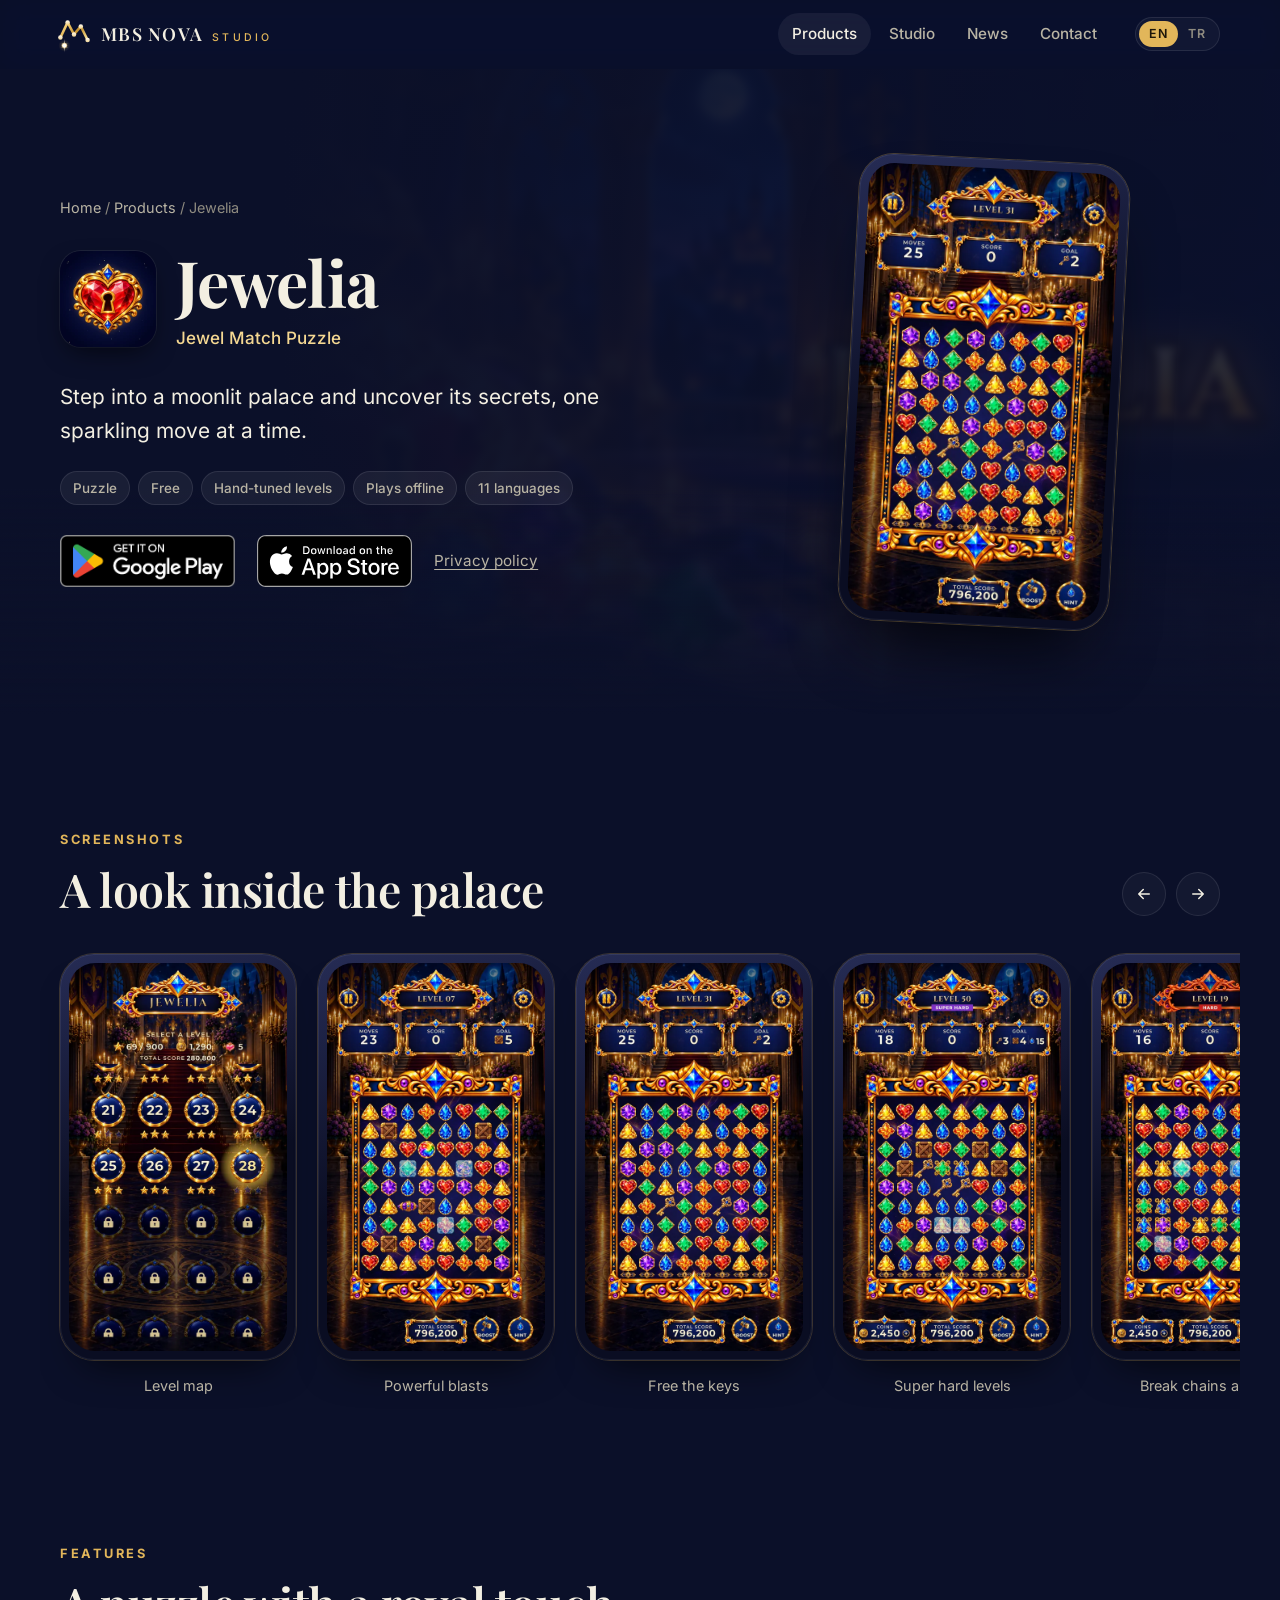
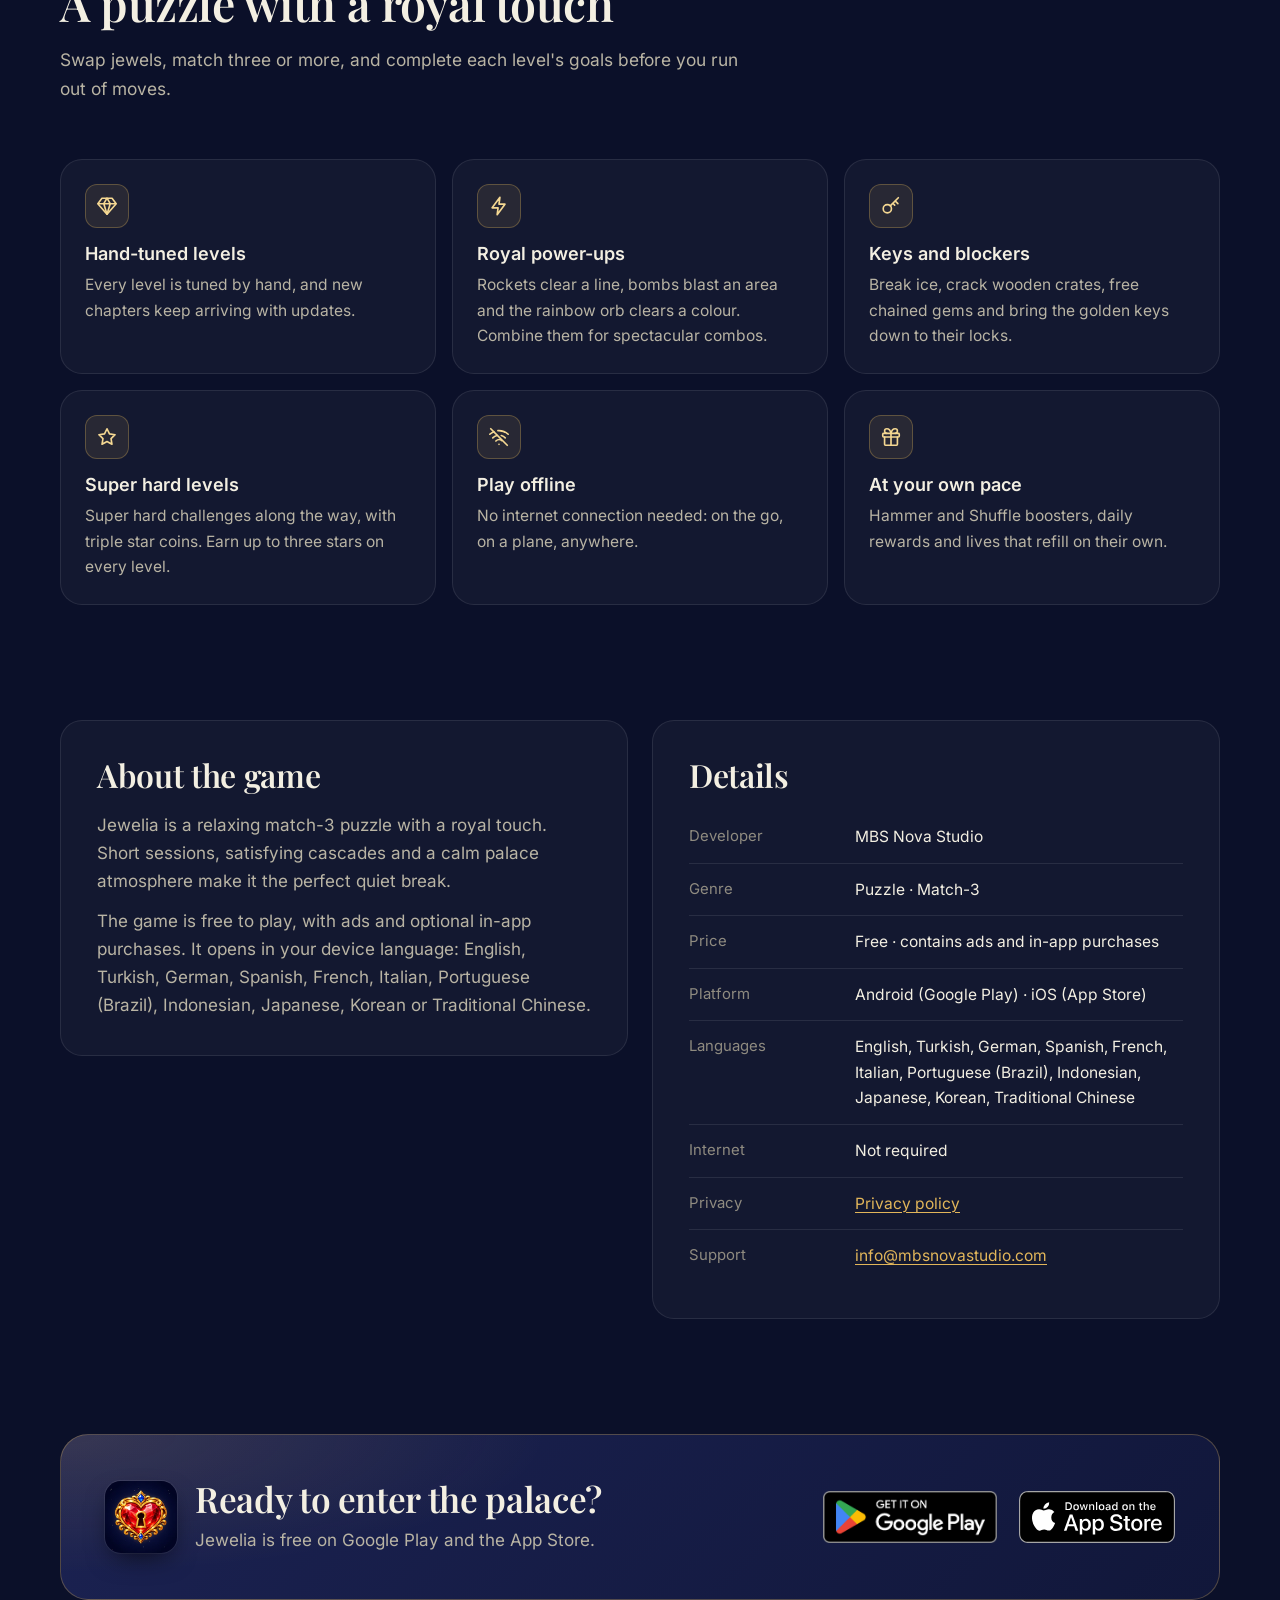
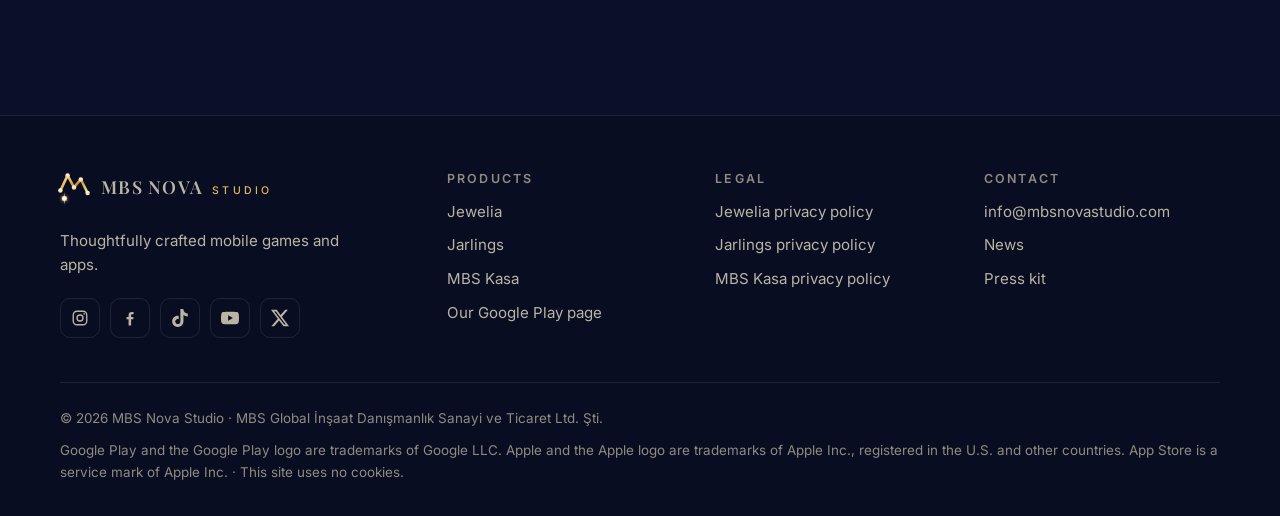
<file: jewelia/index.html>
<!doctype html>
<html lang="en" data-lang="en"
  data-title-tr="Jewelia: Mücevher Eşleştirme Bulmacası — MBS Nova Studio"
  data-title-en="Jewelia: Jewel Match Puzzle — MBS Nova Studio">
<head>
<meta charset="utf-8">
<meta name="viewport" content="width=device-width, initial-scale=1">
<title>Jewelia: Jewel Match Puzzle — MBS Nova Studio</title>
<script>(function(d){var l;try{l=localStorage.getItem('lang')}catch(e){}if(l!=='tr'&&l!=='en')l=/^tr\b/i.test(navigator.language||'')?'tr':'en';d.setAttribute('data-lang',l);d.lang=l;d.className+=' js';var t=d.getAttribute('data-title-'+l);if(t)document.title=t})(document.documentElement)</script>
<meta name="description" content="Jewelia is a free royal match-3 puzzle with hand-tuned levels that plays offline. Jewelia, elle ayarlanmış seviyeleriyle ücretsiz, kraliyet temalı bir 3'lü eşleştirme bulmacası.">
<link rel="canonical" href="https://mbsnovastudio.com/jewelia/">
<meta name="theme-color" content="#0b1029">
<link rel="icon" href="/favicon.svg" type="image/svg+xml">
<link rel="icon" href="/favicon.ico" sizes="48x48">
<link rel="apple-touch-icon" href="/apple-touch-icon.png">
<link rel="preload" href="/assets/fonts/playfair-display-latin-wght-normal.woff2" as="font" type="font/woff2" crossorigin>
<link rel="preload" href="/assets/fonts/inter-latin-wght-normal.woff2" as="font" type="font/woff2" crossorigin>
<link rel="preload" href="/assets/img/jewelia-feature.webp" as="image" fetchpriority="high">
<link rel="stylesheet" href="/assets/css/site.css?v=7">
<meta property="og:type" content="website">
<meta property="og:site_name" content="MBS Nova Studio">
<meta property="og:url" content="https://mbsnovastudio.com/jewelia/">
<meta property="og:title" content="Jewelia: Jewel Match Puzzle">
<meta property="og:description" content="Match royal jewels, rescue the keys and uncover the palace's secrets. Free on Google Play and the App Store.">
<meta property="og:locale" content="en_US">
<meta property="og:locale:alternate" content="tr_TR">
<meta property="og:image" content="https://mbsnovastudio.com/assets/img/jewelia-feature.jpg">
<meta property="og:image:width" content="1024">
<meta property="og:image:height" content="500">
<meta name="twitter:card" content="summary_large_image">
<script type="application/ld+json">
{
  "@context": "https://schema.org",
  "@type": "MobileApplication",
  "name": "Jewelia",
  "url": "https://mbsnovastudio.com/jewelia/",
  "image": "https://mbsnovastudio.com/assets/img/jewelia-icon.webp",
  "operatingSystem": "Android, iOS",
  "applicationCategory": "GameApplication",
  "applicationSubCategory": "Puzzle",
  "inLanguage": ["en", "tr", "de", "es", "fr", "it", "pt-BR", "id", "ja", "ko", "zh-TW"],
  "installUrl": ["https://play.google.com/store/apps/details?id=com.mbsgames.jewelia", "https://apps.apple.com/app/id6833560104"],
  "offers": { "@type": "Offer", "price": "0", "priceCurrency": "USD" },
  "author": { "@type": "Organization", "name": "MBS Nova Studio", "url": "https://mbsnovastudio.com/" }
}
</script>
<script src="/assets/js/site.js?v=7" defer></script>
</head>
<body>
<svg width="0" height="0" style="position:absolute" aria-hidden="true" focusable="false">
  <defs>
    <linearGradient id="gold-grad" x1="0" y1="0" x2="0" y2="1"><stop offset="0" stop-color="#f5d892"/><stop offset="1" stop-color="#e2b65a"/></linearGradient>
  </defs>
  <symbol id="i-star" viewBox="0 0 24 24"><path fill="url(#gold-grad)" d="M12 0Q15.36 8.64 24 12Q15.36 15.36 12 24Q8.64 15.36 0 12Q8.64 8.64 12 0Z"/></symbol>
  <symbol id="i-logo" viewBox="0 0 100 100"><defs><linearGradient id="lg-gF" gradientUnits="userSpaceOnUse" x1="12" y1="10" x2="88" y2="90"><stop offset="0" stop-color="#fff4d2"/><stop offset=".26" stop-color="#efc76c"/><stop offset=".52" stop-color="#c38f2b"/><stop offset=".76" stop-color="#f6dc94"/><stop offset="1" stop-color="#a5741e"/></linearGradient><linearGradient id="lg-gLine" gradientUnits="userSpaceOnUse" x1="10" y1="20" x2="90" y2="70"><stop offset="0" stop-color="#f6dc94"/><stop offset=".5" stop-color="#e2b65a"/><stop offset="1" stop-color="#f6dc94"/></linearGradient><linearGradient id="lg-gL" x1="0" y1="0" x2="0" y2="1"><stop offset="0" stop-color="#fffaf0"/><stop offset="1" stop-color="#f1d595"/></linearGradient><linearGradient id="lg-gSpk" x1="0" y1="1" x2="0" y2="0"><stop offset="0" stop-color="#fff8e6" stop-opacity=".95"/><stop offset="1" stop-color="#fff8e6" stop-opacity="0"/></linearGradient><linearGradient id="lg-gSpkD" x1="0" y1="1" x2="0" y2="0"><stop offset="0" stop-color="#b8862b" stop-opacity=".95"/><stop offset="1" stop-color="#b8862b" stop-opacity="0"/></linearGradient><radialGradient id="lg-rStar"><stop offset="0" stop-color="#fff6dd" stop-opacity=".55"/><stop offset="1" stop-color="#fff6dd" stop-opacity="0"/></radialGradient><radialGradient id="lg-rNova"><stop offset="0" stop-color="#fff2c8" stop-opacity=".95"/><stop offset=".22" stop-color="#f5d892" stop-opacity=".55"/><stop offset=".55" stop-color="#e2b65a" stop-opacity=".16"/><stop offset="1" stop-color="#e2b65a" stop-opacity="0"/></radialGradient><radialGradient id="lg-rSky" cx=".32" cy=".2" r="1"><stop offset="0" stop-color="#2d3a82"/><stop offset=".5" stop-color="#121a48"/><stop offset="1" stop-color="#060918"/></radialGradient><path id="lg-spk" d="M0 0L-.6-.7L0-13L.6-.7Z"/></defs><polyline points="16,59 34,21 50,51 67,31 84,65" fill="none" stroke="url(#lg-gF)" stroke-width="6.4" stroke-linecap="round" stroke-linejoin="round"/><circle cx="16.00" cy="59.00" r="5.60" fill="url(#lg-gL)"/><circle cx="34.00" cy="21.00" r="5.60" fill="url(#lg-gL)"/><circle cx="50.00" cy="51.00" r="5.60" fill="url(#lg-gL)"/><circle cx="67.00" cy="31.00" r="5.60" fill="url(#lg-gL)"/><circle cx="84.00" cy="65.00" r="5.60" fill="url(#lg-gL)"/><circle cx="26.00" cy="79.00" r="15.00" fill="url(#lg-rNova)"/><use href="#lg-spk" fill="url(#lg-gSpk)" opacity="1" transform="translate(26 79) rotate(0) scale(3.45 1.44)"/><use href="#lg-spk" fill="url(#lg-gSpk)" opacity="1" transform="translate(26 79) rotate(180) scale(3.45 1.44)"/><use href="#lg-spk" fill="url(#lg-gSpk)" opacity="0.9" transform="translate(26 79) rotate(60) scale(2.40 1.00)"/><use href="#lg-spk" fill="url(#lg-gSpk)" opacity="0.9" transform="translate(26 79) rotate(120) scale(2.40 1.00)"/><use href="#lg-spk" fill="url(#lg-gSpk)" opacity="0.9" transform="translate(26 79) rotate(240) scale(2.40 1.00)"/><use href="#lg-spk" fill="url(#lg-gSpk)" opacity="0.9" transform="translate(26 79) rotate(300) scale(2.40 1.00)"/><use href="#lg-spk" fill="url(#lg-gSpk)" opacity="0.6" transform="translate(26 79) rotate(90) scale(1.26 0.53)"/><use href="#lg-spk" fill="url(#lg-gSpk)" opacity="0.6" transform="translate(26 79) rotate(270) scale(1.26 0.53)"/><circle cx="26.00" cy="79.00" r="6.20" fill="#fffdf6"/><circle cx="26.00" cy="79.00" r="6.20" fill="none" stroke="#e2b65a" stroke-width="1.1"/></symbol>
  <symbol id="i-instagram" viewBox="0 0 24 24" fill="none" stroke="currentColor" stroke-width="1.8"><rect x="3" y="3" width="18" height="18" rx="5"/><circle cx="12" cy="12" r="4"/><circle cx="17.5" cy="6.5" r="1.1" fill="currentColor" stroke="none"/></symbol>
  <symbol id="i-facebook" viewBox="0 0 24 24"><path fill="currentColor" d="M13.5 22v-8.2h2.8l.4-3.2h-3.2V8.6c0-.9.3-1.6 1.6-1.6h1.7V4.1c-.3 0-1.3-.1-2.5-.1-2.5 0-4.2 1.5-4.2 4.3v2.3H7.3v3.2h2.8V22h3.4z"/></symbol>
  <symbol id="i-tiktok" viewBox="0 0 24 24"><path fill="currentColor" d="M12.53.02c1.31-.02 2.61-.01 3.91-.02.08 1.53.63 3.09 1.75 4.17 1.12 1.11 2.7 1.62 4.24 1.79v4.03c-1.44-.05-2.89-.35-4.2-.97-.57-.26-1.1-.59-1.62-.93-.01 2.92.01 5.84-.02 8.75-.08 1.4-.54 2.79-1.35 3.94-1.31 1.92-3.58 3.17-5.91 3.21-1.43.08-2.86-.31-4.08-1.03-2.02-1.19-3.44-3.37-3.65-5.71-.02-.5-.03-1-.01-1.49.18-1.9 1.12-3.72 2.58-4.96 1.66-1.44 3.98-2.13 6.15-1.72.02 1.48-.04 2.96-.04 4.44-.99-.32-2.15-.23-3.02.37-.63.41-1.11 1.04-1.36 1.75-.21.51-.15 1.07-.14 1.61.24 1.64 1.82 3.02 3.5 2.87 1.12-.01 2.19-.66 2.77-1.61.19-.33.4-.67.41-1.06.1-1.79.06-3.57.07-5.36.01-4.03-.01-8.05.02-12.07z"/></symbol>
  <symbol id="i-youtube" viewBox="0 0 24 24"><path fill="currentColor" d="M23.5 6.19a3.02 3.02 0 0 0-2.12-2.14C19.5 3.55 12 3.55 12 3.55s-7.5 0-9.38.5A3.02 3.02 0 0 0 .5 6.19C0 8.07 0 12 0 12s0 3.93.5 5.81a3.02 3.02 0 0 0 2.12 2.14c1.87.5 9.38.5 9.38.5s7.5 0 9.38-.5a3.02 3.02 0 0 0 2.12-2.14C24 15.93 24 12 24 12s0-3.93-.5-5.81zM9.55 15.57V8.43L15.82 12l-6.27 3.57z"/></symbol>
  <symbol id="i-x" viewBox="0 0 24 24"><path fill="currentColor" d="M18.9 1.15h3.68l-8.04 9.19L24 22.85h-7.41l-5.8-7.58-6.64 7.58H.47l8.6-9.83L0 1.15h7.59l5.24 6.93zm-1.29 19.5h2.04L6.49 3.24H4.3z"/></symbol>
  <symbol id="i-arrow" viewBox="0 0 24 24" fill="none" stroke="currentColor" stroke-width="2" stroke-linecap="round" stroke-linejoin="round"><path d="M5 12h14M13 6l6 6-6 6"/></symbol>
  <symbol id="i-arrow-left" viewBox="0 0 24 24" fill="none" stroke="currentColor" stroke-width="2" stroke-linecap="round" stroke-linejoin="round"><path d="M19 12H5M11 6l-6 6 6 6"/></symbol>
  <symbol id="i-device" viewBox="0 0 24 24" fill="none" stroke="currentColor" stroke-width="1.8" stroke-linecap="round" stroke-linejoin="round"><rect x="6" y="2.5" width="12" height="19" rx="3"/><path d="M11 18h2"/></symbol>
  <symbol id="i-menu" viewBox="0 0 24 24" fill="none" stroke="currentColor" stroke-width="2" stroke-linecap="round"><path d="M4 7h16M4 12h16M4 17h16"/></symbol>
  <symbol id="i-close" viewBox="0 0 24 24" fill="none" stroke="currentColor" stroke-width="2" stroke-linecap="round"><path d="M6 6l12 12M18 6L6 18"/></symbol>
  <symbol id="i-gem" viewBox="0 0 24 24" fill="none" stroke="currentColor" stroke-width="1.8" stroke-linejoin="round"><path d="M6.5 3.5h11L22 9.5 12 21 2 9.5z"/><path d="M2 9.5h20M12 21 8.5 9.5 12 3.5l3.5 6z"/></symbol>
  <symbol id="i-bolt" viewBox="0 0 24 24" fill="none" stroke="currentColor" stroke-width="1.8" stroke-linejoin="round"><path d="M13 2.5 4.5 14H11l-1 7.5L18.5 10H12z"/></symbol>
  <symbol id="i-key" viewBox="0 0 24 24" fill="none" stroke="currentColor" stroke-width="1.8" stroke-linecap="round" stroke-linejoin="round"><circle cx="8" cy="15" r="4.5"/><path d="M11.2 11.8 20 3M16.5 6.5l3 3M14 9l2 2"/></symbol>
  <symbol id="i-trophy" viewBox="0 0 24 24" fill="none" stroke="currentColor" stroke-width="1.8" stroke-linejoin="round"><path d="M12 3l2.7 5.6 6.1.9-4.4 4.3 1 6.1L12 17l-5.4 2.9 1-6.1-4.4-4.3 6.1-.9z"/></symbol>
  <symbol id="i-wifi-off" viewBox="0 0 24 24" fill="none" stroke="currentColor" stroke-width="1.8" stroke-linecap="round" stroke-linejoin="round"><path d="M3 3l18 18"/><path d="M8.6 16.4a5 5 0 0 1 6.5-.5"/><path d="M5.2 12.9a10 10 0 0 1 4.6-2.6"/><path d="M14.5 10.4a10 10 0 0 1 4.3 2.5"/><path d="M2 9a15 15 0 0 1 4.4-2.8"/><path d="M10.8 5.1A15 15 0 0 1 22 9"/><path d="M12 20h.01"/></symbol>
  <symbol id="i-gift" viewBox="0 0 24 24" fill="none" stroke="currentColor" stroke-width="1.8" stroke-linecap="round" stroke-linejoin="round"><rect x="3" y="8" width="18" height="4" rx="1"/><path d="M12 8v13M19 12v8a1 1 0 0 1-1 1H6a1 1 0 0 1-1-1v-8"/><path d="M7.5 8a2.5 2.5 0 0 1 0-5C11 3 12 8 12 8s1-5 4.5-5a2.5 2.5 0 0 1 0 5"/></symbol>
</svg>

<a class="skip-link" href="#main"><span lang="tr">İçeriğe geç</span><span lang="en">Skip to content</span></a>

<header class="site-header">
  <div class="wrap header-inner">
    <a class="brand" href="/">
      <svg class="brand-mark" aria-hidden="true"><use href="#i-logo"/></svg>
      <span class="brand-name">MBS Nova <small>STUDIO</small></span>
    </a>
    <nav class="nav" id="site-nav" aria-label="Menü / Menu">
      <a href="/#apps" aria-current="page"><span lang="tr">Ürünler</span><span lang="en">Products</span></a>
      <a href="/#studio"><span lang="tr">Stüdyo</span><span lang="en">Studio</span></a>
      <a href="/news/"><span lang="tr">Haberler</span><span lang="en">News</span></a>
      <a href="/#contact"><span lang="tr">İletişim</span><span lang="en">Contact</span></a>
    </nav>
    <div class="lang-switch" role="group" aria-label="Dil / Language">
      <button type="button" data-set-lang="en" aria-pressed="true" title="English">EN</button>
      <button type="button" data-set-lang="tr" aria-pressed="false" title="Türkçe">TR</button>
    </div>
    <button class="menu-toggle" type="button" aria-expanded="false" aria-controls="site-nav" aria-label="Menü / Menu">
      <svg class="icon-open" aria-hidden="true"><use href="#i-menu"/></svg>
      <svg class="icon-close" aria-hidden="true"><use href="#i-close"/></svg>
    </button>
  </div>
</header>

<main id="main">

  <section class="p-hero">
    <div class="bg" style="background-image:url(/assets/img/jewelia-feature.webp)" aria-hidden="true"></div>
    <div class="wrap p-hero-grid">
      <div>
        <nav class="breadcrumb" aria-label="Breadcrumb">
          <a href="/"><span lang="tr">Ana sayfa</span><span lang="en">Home</span></a> / <a href="/#apps"><span lang="tr">Ürünler</span><span lang="en">Products</span></a> / Jewelia
        </nav>
        <div class="p-title">
          <img class="app-icon" src="/assets/img/jewelia-icon.webp" alt="Jewelia" width="96" height="96">
          <div>
            <h1>Jewelia</h1>
            <p><span lang="tr">Mücevher Eşleştirme Bulmacası</span><span lang="en">Jewel Match Puzzle</span></p>
          </div>
        </div>
        <p class="lead" lang="tr">Ay ışığındaki saraya adım atın ve sırlarını her parlak hamlede biraz daha keşfedin.</p>
        <p class="lead" lang="en">Step into a moonlit palace and uncover its secrets, one sparkling move at a time.</p>
        <div class="chips" lang="tr">
          <span class="chip">Bulmaca</span><span class="chip">Ücretsiz</span><span class="chip">Elle ayarlanmış seviyeler</span><span class="chip">İnternetsiz oynanır</span><span class="chip">11 dil</span>
        </div>
        <div class="chips" lang="en">
          <span class="chip">Puzzle</span><span class="chip">Free</span><span class="chip">Hand-tuned levels</span><span class="chip">Plays offline</span><span class="chip">11 languages</span>
        </div>
        <div class="p-actions">
          <a class="play-badge" href="https://play.google.com/store/apps/details?id=com.mbsgames.jewelia">
            <img lang="tr" src="/assets/img/google-play-tr.png" alt="Jewelia'yı Google Play'den indirin" width="175" height="52">
            <img lang="en" src="/assets/img/google-play-en.png" alt="Get Jewelia on Google Play" width="175" height="52">
          </a>
          <a class="play-badge" href="https://apps.apple.com/app/id6833560104">
            <img lang="tr" src="/assets/img/app-store-tr.svg" alt="Jewelia'yı App Store'dan indirin" width="197" height="52">
            <img lang="en" src="/assets/img/app-store-en.svg" alt="Download Jewelia on the App Store" width="156" height="52">
          </a>
          <a class="muted-link" href="/jewelia-privacy/"><span lang="tr">Gizlilik politikası</span><span lang="en">Privacy policy</span></a>
        </div>
      </div>
      <div class="p-hero-visual" aria-hidden="true">
        <div class="phone">
          <div class="shot shot-jewelia"></div>
        </div>
      </div>
    </div>
  </section>

  <section class="section" aria-labelledby="shots">
    <div class="wrap">
      <div class="head-row reveal">
        <div class="section-head">
          <p class="kicker"><span lang="tr">Ekran görüntüleri</span><span lang="en">Screenshots</span></p>
          <h2 id="shots"><span lang="tr">Saraydan kareler</span><span lang="en">A look inside the palace</span></h2>
        </div>
        <div class="gallery-nav" data-gallery="gallery">
          <button type="button" data-dir="-1" aria-label="Önceki / Previous"><svg aria-hidden="true"><use href="#i-arrow-left"/></svg></button>
          <button type="button" data-dir="1" aria-label="Sonraki / Next"><svg aria-hidden="true"><use href="#i-arrow"/></svg></button>
        </div>
      </div>
      <div class="gallery" id="gallery" role="region" tabindex="0" aria-label="Jewelia">
        <figure><div class="phone"><img lang="tr" src="/assets/img/jewelia/tr-0.webp" alt="Seviye haritası" width="540" height="960" loading="lazy"><img lang="en" src="/assets/img/jewelia/en-0.webp" alt="Level map" width="540" height="960" loading="lazy"></div><figcaption><span lang="tr">Seviye haritası</span><span lang="en">Level map</span></figcaption></figure>
        <figure><div class="phone"><img lang="tr" src="/assets/img/jewelia/tr-1.webp" alt="Güçlü patlamalar" width="540" height="960" loading="lazy"><img lang="en" src="/assets/img/jewelia/en-1.webp" alt="Powerful blasts" width="540" height="960" loading="lazy"></div><figcaption><span lang="tr">Güçlü patlamalar</span><span lang="en">Powerful blasts</span></figcaption></figure>
        <figure><div class="phone"><img lang="tr" src="/assets/img/jewelia/tr-2.webp" alt="Anahtarları kurtarın" width="540" height="960" loading="lazy"><img lang="en" src="/assets/img/jewelia/en-2.webp" alt="Free the keys" width="540" height="960" loading="lazy"></div><figcaption><span lang="tr">Anahtarları kurtarın</span><span lang="en">Free the keys</span></figcaption></figure>
        <figure><div class="phone"><img lang="tr" src="/assets/img/jewelia/tr-3.webp" alt="Çok zor seviyeler" width="540" height="960" loading="lazy"><img lang="en" src="/assets/img/jewelia/en-3.webp" alt="Super hard levels" width="540" height="960" loading="lazy"></div><figcaption><span lang="tr">Çok zor seviyeler</span><span lang="en">Super hard levels</span></figcaption></figure>
        <figure><div class="phone"><img lang="tr" src="/assets/img/jewelia/tr-4.webp" alt="Zincirleri ve buzları kırın" width="540" height="960" loading="lazy"><img lang="en" src="/assets/img/jewelia/en-4.webp" alt="Break chains and ice" width="540" height="960" loading="lazy"></div><figcaption><span lang="tr">Zincirleri ve buzları kırın</span><span lang="en">Break chains and ice</span></figcaption></figure>
        <figure><div class="phone"><img lang="tr" src="/assets/img/jewelia/tr-5.webp" alt="Üç yıldızı toplayın" width="540" height="960" loading="lazy"><img lang="en" src="/assets/img/jewelia/en-5.webp" alt="Collect all three stars" width="540" height="960" loading="lazy"></div><figcaption><span lang="tr">Üç yıldızı toplayın</span><span lang="en">Collect all three stars</span></figcaption></figure>
      </div>
    </div>
  </section>

  <section class="section" aria-labelledby="features" style="padding-top:0">
    <div class="wrap">
      <div class="section-head reveal">
        <p class="kicker"><span lang="tr">Özellikler</span><span lang="en">Features</span></p>
        <h2 id="features"><span lang="tr">Kraliyet dokunuşlu bir bulmaca</span><span lang="en">A puzzle with a royal touch</span></h2>
        <p lang="tr">Mücevherlerin yerini değiştirin, üç ya da daha fazlasını eşleştirin ve hamleleriniz bitmeden her seviyenin hedeflerini tamamlayın.</p>
        <p lang="en">Swap jewels, match three or more, and complete each level's goals before you run out of moves.</p>
      </div>
      <div class="features">
        <div class="feature reveal">
          <div class="value-icon"><svg aria-hidden="true"><use href="#i-gem"/></svg></div>
          <h3><span lang="tr">Özenli seviyeler</span><span lang="en">Hand-tuned levels</span></h3>
          <p lang="tr">Her seviye elle ayarlanır; güncellemelerle yeni bölümler eklenmeye devam eder.</p>
          <p lang="en">Every level is tuned by hand, and new chapters keep arriving with updates.</p>
        </div>
        <div class="feature reveal">
          <div class="value-icon"><svg aria-hidden="true"><use href="#i-bolt"/></svg></div>
          <h3><span lang="tr">Kraliyet güçlendiricileri</span><span lang="en">Royal power-ups</span></h3>
          <p lang="tr">Roket bir sırayı, bomba bir alanı, gökkuşağı küresi bir rengi temizler. Birleştirin, muhteşem kombolar yapın.</p>
          <p lang="en">Rockets clear a line, bombs blast an area and the rainbow orb clears a colour. Combine them for spectacular combos.</p>
        </div>
        <div class="feature reveal">
          <div class="value-icon"><svg aria-hidden="true"><use href="#i-key"/></svg></div>
          <h3><span lang="tr">Anahtarlar ve engeller</span><span lang="en">Keys and blockers</span></h3>
          <p lang="tr">Buzu kırın, tahta sandıkları parçalayın, zincirli taşları kurtarın ve altın anahtarları kilitlerine indirin.</p>
          <p lang="en">Break ice, crack wooden crates, free chained gems and bring the golden keys down to their locks.</p>
        </div>
        <div class="feature reveal">
          <div class="value-icon"><svg aria-hidden="true"><use href="#i-trophy"/></svg></div>
          <h3><span lang="tr">Çok zor seviyeler</span><span lang="en">Super hard levels</span></h3>
          <p lang="tr">Yol boyunca karşınıza çıkan, üç kat yıldız altını veren meydan okumalar. Seviye başına üç yıldıza kadar kazanın.</p>
          <p lang="en">Super hard challenges along the way, with triple star coins. Earn up to three stars on every level.</p>
        </div>
        <div class="feature reveal">
          <div class="value-icon"><svg aria-hidden="true"><use href="#i-wifi-off"/></svg></div>
          <h3><span lang="tr">İnternetsiz oyun</span><span lang="en">Play offline</span></h3>
          <p lang="tr">İnternet bağlantısı gerekmez; yolda, uçakta, her yerde oynayın.</p>
          <p lang="en">No internet connection needed: on the go, on a plane, anywhere.</p>
        </div>
        <div class="feature reveal">
          <div class="value-icon"><svg aria-hidden="true"><use href="#i-gift"/></svg></div>
          <h3><span lang="tr">Kendi temponuzda</span><span lang="en">At your own pace</span></h3>
          <p lang="tr">Çekiç ve Karıştır güçlendiricileri, günlük ödüller ve kendiliğinden dolan canlar.</p>
          <p lang="en">Hammer and Shuffle boosters, daily rewards and lives that refill on their own.</p>
        </div>
      </div>
    </div>
  </section>

  <section class="section" aria-labelledby="about" style="padding-top:0">
    <div class="wrap">
      <div class="split">
        <div class="panel reveal">
          <h2 id="about"><span lang="tr">Oyun hakkında</span><span lang="en">About the game</span></h2>
          <p lang="tr">Jewelia, kraliyet dokunuşlu, rahatlatıcı bir 3'lü eşleştirme bulmacası. Kısa oturumlar, keyifli kaskadlar ve sakin bir saray atmosferiyle sessiz bir mola için tasarlandı.</p>
          <p lang="en">Jewelia is a relaxing match-3 puzzle with a royal touch. Short sessions, satisfying cascades and a calm palace atmosphere make it the perfect quiet break.</p>
          <p lang="tr">Oyun ücretsizdir; reklam ve isteğe bağlı uygulama içi satın almalar içerir. Oyun cihazınızın dilinde açılır: İngilizce, Türkçe, Almanca, İspanyolca, Fransızca, İtalyanca, Portekizce (Brezilya), Endonezce, Japonca, Korece ya da Geleneksel Çince.</p>
          <p lang="en">The game is free to play, with ads and optional in-app purchases. It opens in your device language: English, Turkish, German, Spanish, French, Italian, Portuguese (Brazil), Indonesian, Japanese, Korean or Traditional Chinese.</p>
        </div>
        <div class="panel reveal">
          <h2><span lang="tr">Bilgiler</span><span lang="en">Details</span></h2>
          <dl class="facts">
            <div><dt><span lang="tr">Geliştirici</span><span lang="en">Developer</span></dt><dd>MBS Nova Studio</dd></div>
            <div><dt><span lang="tr">Tür</span><span lang="en">Genre</span></dt><dd><span lang="tr">Bulmaca · 3'lü eşleştirme</span><span lang="en">Puzzle · Match-3</span></dd></div>
            <div><dt><span lang="tr">Fiyat</span><span lang="en">Price</span></dt><dd><span lang="tr">Ücretsiz · reklam ve uygulama içi satın alma içerir</span><span lang="en">Free · contains ads and in-app purchases</span></dd></div>
            <div><dt>Platform</dt><dd><span lang="tr">Android (Google Play) · iOS (App Store)</span><span lang="en">Android (Google Play) · iOS (App Store)</span></dd></div>
            <div><dt><span lang="tr">Dil</span><span lang="en">Languages</span></dt><dd><span lang="tr">İngilizce, Türkçe, Almanca, İspanyolca, Fransızca, İtalyanca, Portekizce (Brezilya), Endonezce, Japonca, Korece, Geleneksel Çince</span><span lang="en">English, Turkish, German, Spanish, French, Italian, Portuguese (Brazil), Indonesian, Japanese, Korean, Traditional Chinese</span></dd></div>
            <div><dt><span lang="tr">İnternet</span><span lang="en">Internet</span></dt><dd><span lang="tr">Gerekmez</span><span lang="en">Not required</span></dd></div>
            <div><dt><span lang="tr">Gizlilik</span><span lang="en">Privacy</span></dt><dd><a href="/jewelia-privacy/"><span lang="tr">Gizlilik politikası</span><span lang="en">Privacy policy</span></a></dd></div>
            <div><dt><span lang="tr">Destek</span><span lang="en">Support</span></dt><dd><a href="mailto:info@mbsnovastudio.com?subject=Jewelia">info@mbsnovastudio.com</a></dd></div>
          </dl>
        </div>
      </div>
    </div>
  </section>

  <section class="section" style="padding-top:0">
    <div class="wrap">
      <div class="cta-band reveal">
        <div class="cta-left">
          <img class="app-icon" src="/assets/img/jewelia-icon.webp" alt="" width="72" height="72" loading="lazy">
          <div>
            <h2><span lang="tr">Saraya adım atmaya hazır mısınız?</span><span lang="en">Ready to enter the palace?</span></h2>
            <p><span lang="tr">Jewelia ücretsiz: Google Play'de ve App Store'da.</span><span lang="en">Jewelia is free on Google Play and the App Store.</span></p>
          </div>
        </div>
        <div class="p-actions">
          <a class="play-badge" href="https://play.google.com/store/apps/details?id=com.mbsgames.jewelia">
            <img lang="tr" src="/assets/img/google-play-tr.png" alt="Jewelia'yı Google Play'den indirin" width="175" height="52" loading="lazy">
            <img lang="en" src="/assets/img/google-play-en.png" alt="Get Jewelia on Google Play" width="175" height="52" loading="lazy">
          </a>
          <a class="play-badge" href="https://apps.apple.com/app/id6833560104">
            <img lang="tr" src="/assets/img/app-store-tr.svg" alt="Jewelia'yı App Store'dan indirin" width="197" height="52" loading="lazy">
            <img lang="en" src="/assets/img/app-store-en.svg" alt="Download Jewelia on the App Store" width="156" height="52" loading="lazy">
          </a>
        </div>
      </div>
    </div>
  </section>

</main>

<footer class="site-footer">
  <div class="wrap">
    <div class="footer-grid">
      <div class="footer-about">
        <a class="brand" href="/">
          <svg class="brand-mark" aria-hidden="true"><use href="#i-logo"/></svg>
          <span class="brand-name">MBS Nova <small>STUDIO</small></span>
        </a>
        <p lang="tr">Özenle tasarlanmış mobil oyunlar ve uygulamalar.</p>
        <p lang="en">Thoughtfully crafted mobile games and apps.</p>
        <ul class="social">
          <li><a href="https://www.instagram.com/mbsnova_studio/" aria-label="Instagram"><svg aria-hidden="true"><use href="#i-instagram"/></svg></a></li>
          <li><a href="https://www.facebook.com/profile.php?id=61596714814635" aria-label="Facebook"><svg aria-hidden="true"><use href="#i-facebook"/></svg></a></li>
          <li><a href="https://www.tiktok.com/@mbsnovastudio" aria-label="TikTok"><svg aria-hidden="true"><use href="#i-tiktok"/></svg></a></li>
          <li><a href="https://www.youtube.com/@mbsnovastudio" aria-label="YouTube"><svg aria-hidden="true"><use href="#i-youtube"/></svg></a></li>
          <li><a href="https://x.com/MBSNovaStudio" aria-label="X"><svg aria-hidden="true"><use href="#i-x"/></svg></a></li>
        </ul>
      </div>
      <div>
        <h2><span lang="tr">Ürünler</span><span lang="en">Products</span></h2>
        <ul>
          <li><a href="/jewelia/">Jewelia</a></li>
          <li><a href="/jarlings/">Jarlings</a></li>
          <li><a href="/kasa/">MBS Kasa</a></li>
          <li><a href="https://play.google.com/store/apps/developer?id=MBS+Nova+Studio"><span lang="tr">Google Play sayfamız</span><span lang="en">Our Google Play page</span></a></li>
        </ul>
      </div>
      <div>
        <h2><span lang="tr">Yasal</span><span lang="en">Legal</span></h2>
        <ul>
          <li><a href="/jewelia-privacy/"><span lang="tr">Jewelia gizlilik politikası</span><span lang="en">Jewelia privacy policy</span></a></li>
          <li><a href="/jarlings-privacy/"><span lang="tr">Jarlings gizlilik politikası</span><span lang="en">Jarlings privacy policy</span></a></li>
          <li><a href="https://mbs-kasa.mbsnova.workers.dev/privacy"><span lang="tr">MBS Kasa gizlilik politikası</span><span lang="en">MBS Kasa privacy policy</span></a></li>
        </ul>
      </div>
      <div>
        <h2><span lang="tr">İletişim</span><span lang="en">Contact</span></h2>
        <ul>
          <li><a href="mailto:info@mbsnovastudio.com">info@mbsnovastudio.com</a></li>
          <li><a href="/news/"><span lang="tr">Haberler</span><span lang="en">News</span></a></li>
          <li><a href="/press/"><span lang="tr">Basın kiti</span><span lang="en">Press kit</span></a></li>
        </ul>
      </div>
    </div>
    <div class="footer-bottom">
      <p>© 2026 MBS Nova Studio · MBS Global İnşaat Danışmanlık Sanayi ve Ticaret Ltd. Şti.</p>
      <p lang="tr">Google Play ve Google Play logosu Google LLC'nin, Apple, Apple logosu ve App Store ise Apple Inc.'in ABD'de ve diğer ülkelerde tescilli markalarıdır. · Bu site çerez kullanmaz.</p>
      <p lang="en">Google Play and the Google Play logo are trademarks of Google LLC. Apple and the Apple logo are trademarks of Apple Inc., registered in the U.S. and other countries. App Store is a service mark of Apple Inc. · This site uses no cookies.</p>
    </div>
  </div>
</footer>
</body>
</html>
</file>
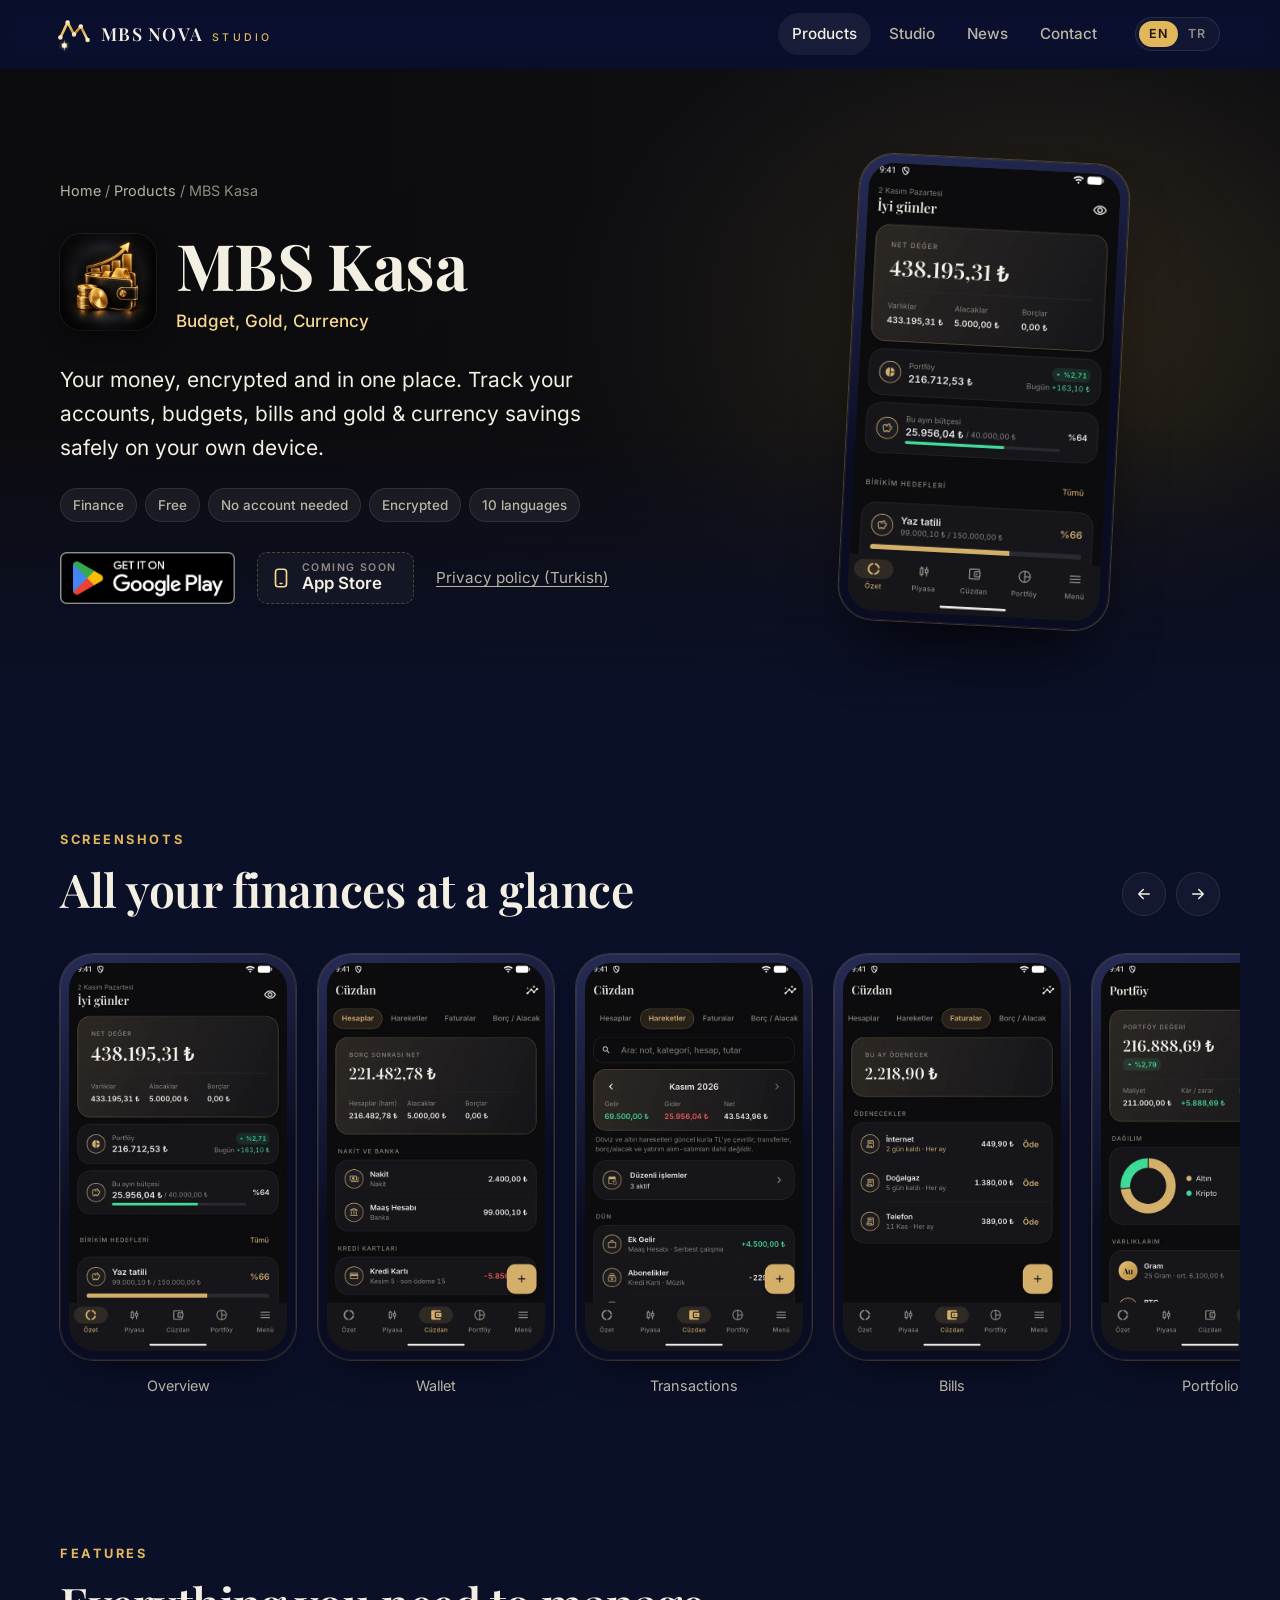
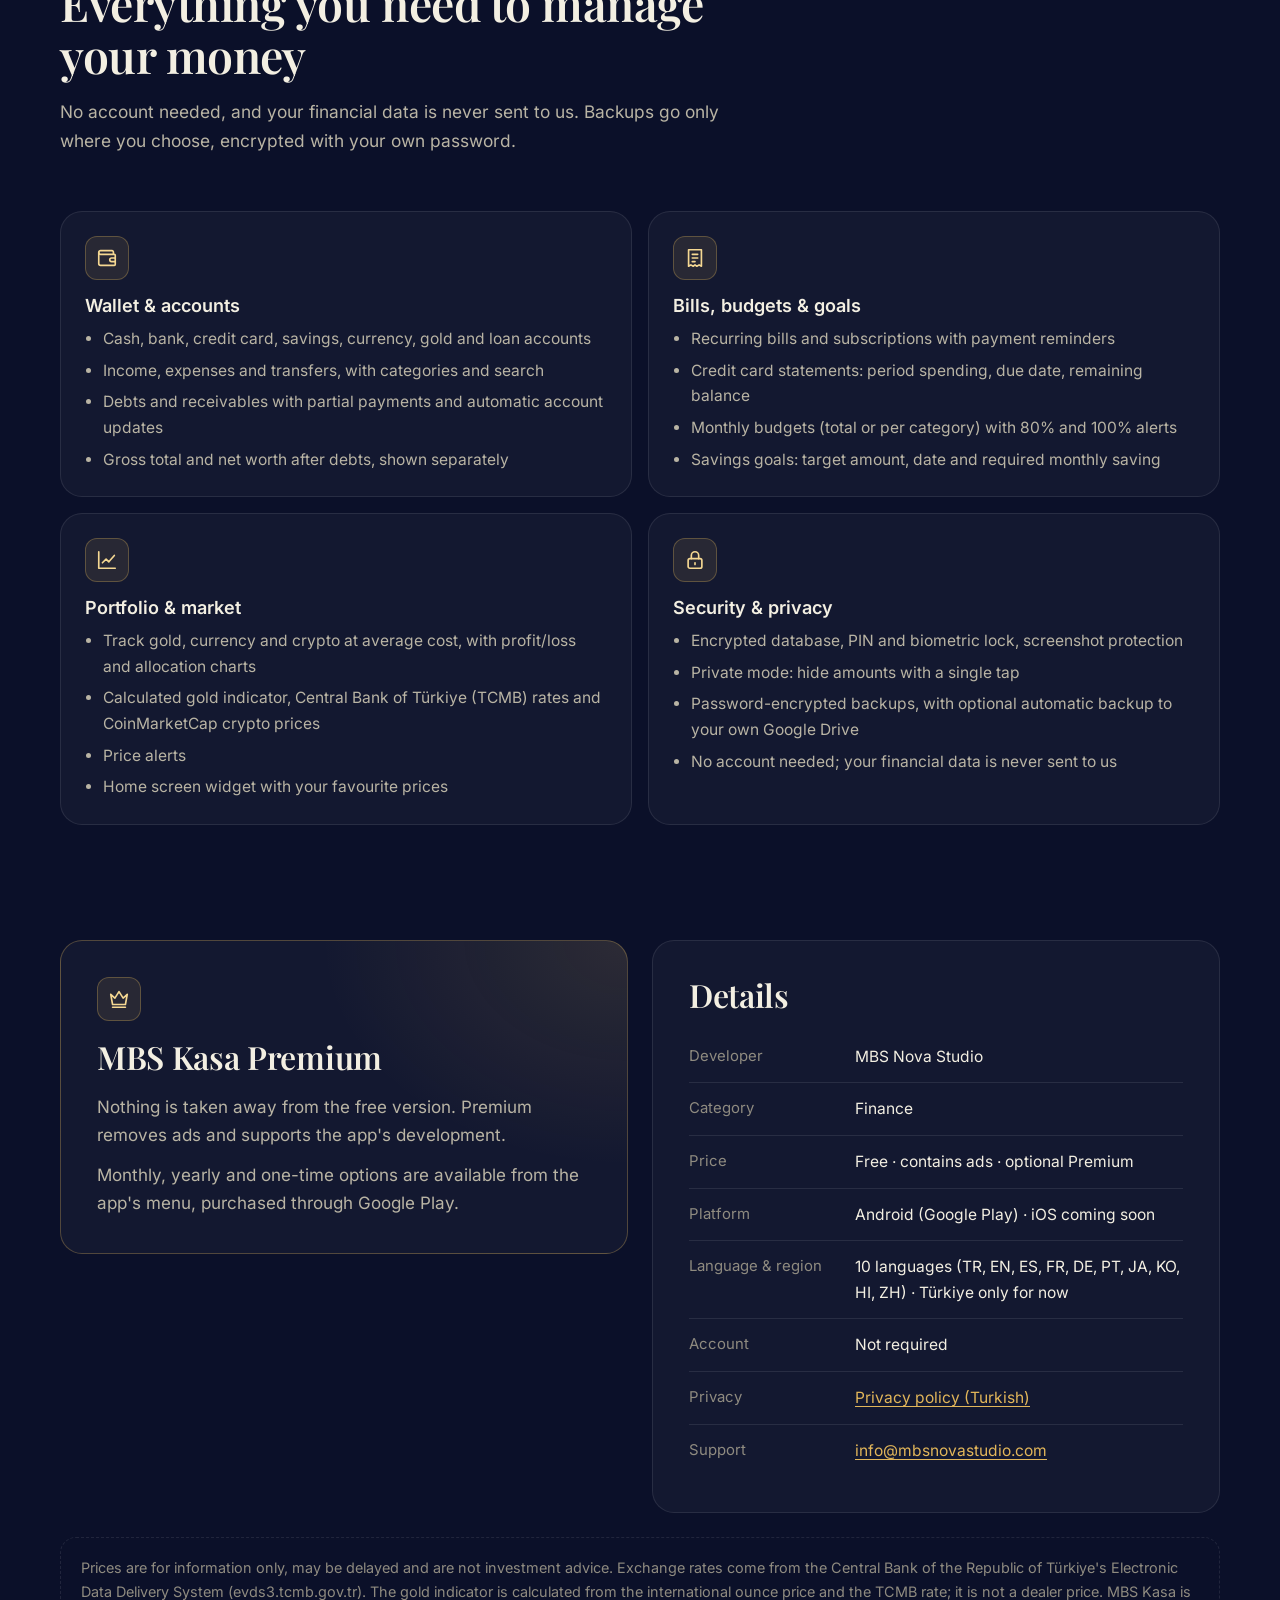
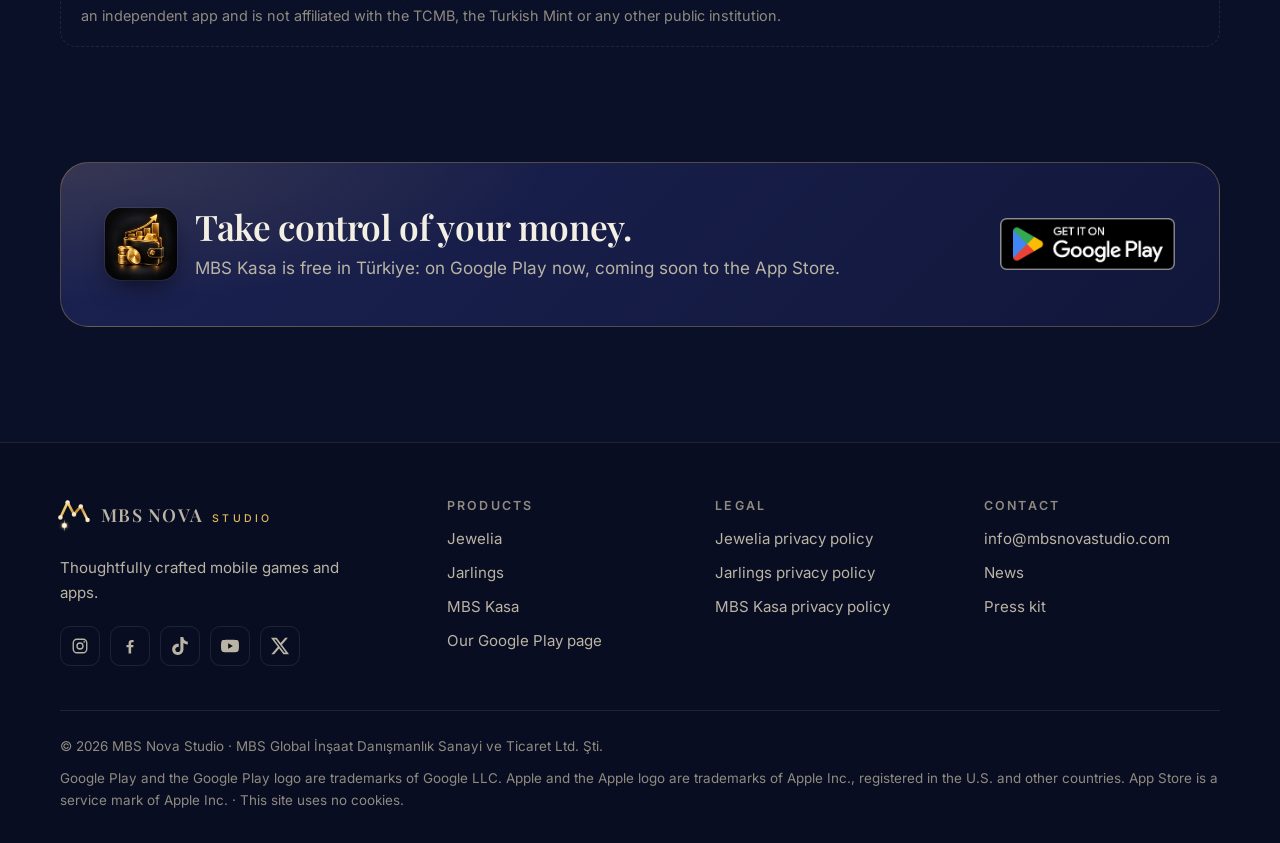
<file: kasa/index.html>
<!doctype html>
<html lang="tr" data-lang="tr"
  data-title-tr="MBS Kasa: Bütçe, Altın, Döviz — MBS Nova Studio"
  data-title-en="MBS Kasa: Budget, Gold, Currency — MBS Nova Studio">
<head>
<meta charset="utf-8">
<meta name="viewport" content="width=device-width, initial-scale=1">
<title>MBS Kasa: Bütçe, Altın, Döviz — MBS Nova Studio</title>
<script>(function(d){var l;try{l=localStorage.getItem('lang')}catch(e){}if(l!=='tr'&&l!=='en')l=/^tr\b/i.test(navigator.language||'')?'tr':'en';d.setAttribute('data-lang',l);d.lang=l;d.className+=' js';var t=d.getAttribute('data-title-'+l);if(t)document.title=t})(document.documentElement)</script>
<meta name="description" content="MBS Kasa ile hesap, bütçe, fatura ve altın-döviz birikiminizi tek yerde, cihazınızda şifreli olarak takip edin. Hesap açmak gerekmez. Google Play'de ücretsiz.">
<link rel="canonical" href="https://mbsnovastudio.com/kasa/">
<meta name="theme-color" content="#0b0b0e">
<link rel="icon" href="/favicon.svg" type="image/svg+xml">
<link rel="icon" href="/favicon.ico" sizes="48x48">
<link rel="apple-touch-icon" href="/apple-touch-icon.png">
<link rel="preload" href="/assets/fonts/playfair-display-latin-wght-normal.woff2" as="font" type="font/woff2" crossorigin>
<link rel="preload" href="/assets/fonts/inter-latin-wght-normal.woff2" as="font" type="font/woff2" crossorigin>
<link rel="stylesheet" href="/assets/css/site.css?v=7">
<meta property="og:type" content="website">
<meta property="og:site_name" content="MBS Nova Studio">
<meta property="og:url" content="https://mbsnovastudio.com/kasa/">
<meta property="og:title" content="MBS Kasa: Bütçe, Altın, Döviz">
<meta property="og:description" content="Paran, şifreli ve tek yerde. Hesap, bütçe, fatura ve altın-döviz birikimini takip et. Google Play'de ücretsiz.">
<meta property="og:image" content="https://mbsnovastudio.com/assets/img/kasa-feature.jpg">
<meta property="og:image:width" content="1024">
<meta property="og:image:height" content="500">
<meta property="og:locale" content="tr_TR">
<meta name="twitter:card" content="summary_large_image">
<script type="application/ld+json">
{
  "@context": "https://schema.org",
  "@type": "MobileApplication",
  "name": "MBS Kasa",
  "url": "https://mbsnovastudio.com/kasa/",
  "image": "https://mbsnovastudio.com/assets/img/kasa-icon.webp",
  "operatingSystem": "Android",
  "applicationCategory": "FinanceApplication",
  "inLanguage": ["tr", "en", "es", "fr", "de", "pt-BR", "ja", "ko", "hi", "zh"],
  "installUrl": "https://play.google.com/store/apps/details?id=com.mbs.kasa",
  "offers": { "@type": "Offer", "price": "0", "priceCurrency": "TRY" },
  "author": { "@type": "Organization", "name": "MBS Nova Studio", "url": "https://mbsnovastudio.com/" }
}
</script>
<script src="/assets/js/site.js?v=7" defer></script>
</head>
<body>
<svg width="0" height="0" style="position:absolute" aria-hidden="true" focusable="false">
  <defs>
    <linearGradient id="gold-grad" x1="0" y1="0" x2="0" y2="1"><stop offset="0" stop-color="#f5d892"/><stop offset="1" stop-color="#e2b65a"/></linearGradient>
  </defs>
  <symbol id="i-star" viewBox="0 0 24 24"><path fill="url(#gold-grad)" d="M12 0Q15.36 8.64 24 12Q15.36 15.36 12 24Q8.64 15.36 0 12Q8.64 8.64 12 0Z"/></symbol>
  <symbol id="i-logo" viewBox="0 0 100 100"><defs><linearGradient id="lg-gF" gradientUnits="userSpaceOnUse" x1="12" y1="10" x2="88" y2="90"><stop offset="0" stop-color="#fff4d2"/><stop offset=".26" stop-color="#efc76c"/><stop offset=".52" stop-color="#c38f2b"/><stop offset=".76" stop-color="#f6dc94"/><stop offset="1" stop-color="#a5741e"/></linearGradient><linearGradient id="lg-gLine" gradientUnits="userSpaceOnUse" x1="10" y1="20" x2="90" y2="70"><stop offset="0" stop-color="#f6dc94"/><stop offset=".5" stop-color="#e2b65a"/><stop offset="1" stop-color="#f6dc94"/></linearGradient><linearGradient id="lg-gL" x1="0" y1="0" x2="0" y2="1"><stop offset="0" stop-color="#fffaf0"/><stop offset="1" stop-color="#f1d595"/></linearGradient><linearGradient id="lg-gSpk" x1="0" y1="1" x2="0" y2="0"><stop offset="0" stop-color="#fff8e6" stop-opacity=".95"/><stop offset="1" stop-color="#fff8e6" stop-opacity="0"/></linearGradient><linearGradient id="lg-gSpkD" x1="0" y1="1" x2="0" y2="0"><stop offset="0" stop-color="#b8862b" stop-opacity=".95"/><stop offset="1" stop-color="#b8862b" stop-opacity="0"/></linearGradient><radialGradient id="lg-rStar"><stop offset="0" stop-color="#fff6dd" stop-opacity=".55"/><stop offset="1" stop-color="#fff6dd" stop-opacity="0"/></radialGradient><radialGradient id="lg-rNova"><stop offset="0" stop-color="#fff2c8" stop-opacity=".95"/><stop offset=".22" stop-color="#f5d892" stop-opacity=".55"/><stop offset=".55" stop-color="#e2b65a" stop-opacity=".16"/><stop offset="1" stop-color="#e2b65a" stop-opacity="0"/></radialGradient><radialGradient id="lg-rSky" cx=".32" cy=".2" r="1"><stop offset="0" stop-color="#2d3a82"/><stop offset=".5" stop-color="#121a48"/><stop offset="1" stop-color="#060918"/></radialGradient><path id="lg-spk" d="M0 0L-.6-.7L0-13L.6-.7Z"/></defs><polyline points="16,59 34,21 50,51 67,31 84,65" fill="none" stroke="url(#lg-gF)" stroke-width="6.4" stroke-linecap="round" stroke-linejoin="round"/><circle cx="16.00" cy="59.00" r="5.60" fill="url(#lg-gL)"/><circle cx="34.00" cy="21.00" r="5.60" fill="url(#lg-gL)"/><circle cx="50.00" cy="51.00" r="5.60" fill="url(#lg-gL)"/><circle cx="67.00" cy="31.00" r="5.60" fill="url(#lg-gL)"/><circle cx="84.00" cy="65.00" r="5.60" fill="url(#lg-gL)"/><circle cx="26.00" cy="79.00" r="15.00" fill="url(#lg-rNova)"/><use href="#lg-spk" fill="url(#lg-gSpk)" opacity="1" transform="translate(26 79) rotate(0) scale(3.45 1.44)"/><use href="#lg-spk" fill="url(#lg-gSpk)" opacity="1" transform="translate(26 79) rotate(180) scale(3.45 1.44)"/><use href="#lg-spk" fill="url(#lg-gSpk)" opacity="0.9" transform="translate(26 79) rotate(60) scale(2.40 1.00)"/><use href="#lg-spk" fill="url(#lg-gSpk)" opacity="0.9" transform="translate(26 79) rotate(120) scale(2.40 1.00)"/><use href="#lg-spk" fill="url(#lg-gSpk)" opacity="0.9" transform="translate(26 79) rotate(240) scale(2.40 1.00)"/><use href="#lg-spk" fill="url(#lg-gSpk)" opacity="0.9" transform="translate(26 79) rotate(300) scale(2.40 1.00)"/><use href="#lg-spk" fill="url(#lg-gSpk)" opacity="0.6" transform="translate(26 79) rotate(90) scale(1.26 0.53)"/><use href="#lg-spk" fill="url(#lg-gSpk)" opacity="0.6" transform="translate(26 79) rotate(270) scale(1.26 0.53)"/><circle cx="26.00" cy="79.00" r="6.20" fill="#fffdf6"/><circle cx="26.00" cy="79.00" r="6.20" fill="none" stroke="#e2b65a" stroke-width="1.1"/></symbol>
  <symbol id="i-instagram" viewBox="0 0 24 24" fill="none" stroke="currentColor" stroke-width="1.8"><rect x="3" y="3" width="18" height="18" rx="5"/><circle cx="12" cy="12" r="4"/><circle cx="17.5" cy="6.5" r="1.1" fill="currentColor" stroke="none"/></symbol>
  <symbol id="i-facebook" viewBox="0 0 24 24"><path fill="currentColor" d="M13.5 22v-8.2h2.8l.4-3.2h-3.2V8.6c0-.9.3-1.6 1.6-1.6h1.7V4.1c-.3 0-1.3-.1-2.5-.1-2.5 0-4.2 1.5-4.2 4.3v2.3H7.3v3.2h2.8V22h3.4z"/></symbol>
  <symbol id="i-tiktok" viewBox="0 0 24 24"><path fill="currentColor" d="M12.53.02c1.31-.02 2.61-.01 3.91-.02.08 1.53.63 3.09 1.75 4.17 1.12 1.11 2.7 1.62 4.24 1.79v4.03c-1.44-.05-2.89-.35-4.2-.97-.57-.26-1.1-.59-1.62-.93-.01 2.92.01 5.84-.02 8.75-.08 1.4-.54 2.79-1.35 3.94-1.31 1.92-3.58 3.17-5.91 3.21-1.43.08-2.86-.31-4.08-1.03-2.02-1.19-3.44-3.37-3.65-5.71-.02-.5-.03-1-.01-1.49.18-1.9 1.12-3.72 2.58-4.96 1.66-1.44 3.98-2.13 6.15-1.72.02 1.48-.04 2.96-.04 4.44-.99-.32-2.15-.23-3.02.37-.63.41-1.11 1.04-1.36 1.75-.21.51-.15 1.07-.14 1.61.24 1.64 1.82 3.02 3.5 2.87 1.12-.01 2.19-.66 2.77-1.61.19-.33.4-.67.41-1.06.1-1.79.06-3.57.07-5.36.01-4.03-.01-8.05.02-12.07z"/></symbol>
  <symbol id="i-youtube" viewBox="0 0 24 24"><path fill="currentColor" d="M23.5 6.19a3.02 3.02 0 0 0-2.12-2.14C19.5 3.55 12 3.55 12 3.55s-7.5 0-9.38.5A3.02 3.02 0 0 0 .5 6.19C0 8.07 0 12 0 12s0 3.93.5 5.81a3.02 3.02 0 0 0 2.12 2.14c1.87.5 9.38.5 9.38.5s7.5 0 9.38-.5a3.02 3.02 0 0 0 2.12-2.14C24 15.93 24 12 24 12s0-3.93-.5-5.81zM9.55 15.57V8.43L15.82 12l-6.27 3.57z"/></symbol>
  <symbol id="i-x" viewBox="0 0 24 24"><path fill="currentColor" d="M18.9 1.15h3.68l-8.04 9.19L24 22.85h-7.41l-5.8-7.58-6.64 7.58H.47l8.6-9.83L0 1.15h7.59l5.24 6.93zm-1.29 19.5h2.04L6.49 3.24H4.3z"/></symbol>
  <symbol id="i-arrow" viewBox="0 0 24 24" fill="none" stroke="currentColor" stroke-width="2" stroke-linecap="round" stroke-linejoin="round"><path d="M5 12h14M13 6l6 6-6 6"/></symbol>
  <symbol id="i-arrow-left" viewBox="0 0 24 24" fill="none" stroke="currentColor" stroke-width="2" stroke-linecap="round" stroke-linejoin="round"><path d="M19 12H5M11 6l-6 6 6 6"/></symbol>
  <symbol id="i-device" viewBox="0 0 24 24" fill="none" stroke="currentColor" stroke-width="1.8" stroke-linecap="round" stroke-linejoin="round"><rect x="6" y="2.5" width="12" height="19" rx="3"/><path d="M11 18h2"/></symbol>
  <symbol id="i-menu" viewBox="0 0 24 24" fill="none" stroke="currentColor" stroke-width="2" stroke-linecap="round"><path d="M4 7h16M4 12h16M4 17h16"/></symbol>
  <symbol id="i-close" viewBox="0 0 24 24" fill="none" stroke="currentColor" stroke-width="2" stroke-linecap="round"><path d="M6 6l12 12M18 6L6 18"/></symbol>
  <symbol id="i-wallet" viewBox="0 0 24 24" fill="none" stroke="currentColor" stroke-width="1.8" stroke-linecap="round" stroke-linejoin="round"><path d="M19 7V5.5A1.5 1.5 0 0 0 17.5 4H5a2 2 0 0 0 0 4h15a1 1 0 0 1 1 1v3"/><path d="M3 6v12a2 2 0 0 0 2 2h15a1 1 0 0 0 1-1v-3"/><path d="M21 12h-4a2 2 0 0 0 0 4h4z"/></symbol>
  <symbol id="i-receipt" viewBox="0 0 24 24" fill="none" stroke="currentColor" stroke-width="1.8" stroke-linecap="round" stroke-linejoin="round"><path d="M5 3h14v18l-2.5-1.5L14 21l-2-1.5L10 21l-2.5-1.5L5 21z"/><path d="M9 8h6M9 12h6M9 16h3"/></symbol>
  <symbol id="i-chart" viewBox="0 0 24 24" fill="none" stroke="currentColor" stroke-width="1.8" stroke-linecap="round" stroke-linejoin="round"><path d="M3 3v18h18"/><path d="M7 15l4-4 3 3 6-7"/></symbol>
  <symbol id="i-lock" viewBox="0 0 24 24" fill="none" stroke="currentColor" stroke-width="1.8" stroke-linecap="round" stroke-linejoin="round"><rect x="4.5" y="10.5" width="15" height="10.5" rx="2"/><path d="M8 10.5V7a4 4 0 0 1 8 0v3.5"/><path d="M12 15v2"/></symbol>
  <symbol id="i-crown" viewBox="0 0 24 24" fill="none" stroke="currentColor" stroke-width="1.8" stroke-linecap="round" stroke-linejoin="round"><path d="M3 7l4.5 4L12 4l4.5 7L21 7l-2 11H5z"/><path d="M5 21h14"/></symbol>
</svg>

<a class="skip-link" href="#main"><span lang="tr">İçeriğe geç</span><span lang="en">Skip to content</span></a>

<header class="site-header">
  <div class="wrap header-inner">
    <a class="brand" href="/">
      <svg class="brand-mark" aria-hidden="true"><use href="#i-logo"/></svg>
      <span class="brand-name">MBS Nova <small>STUDIO</small></span>
    </a>
    <nav class="nav" id="site-nav" aria-label="Menü / Menu">
      <a href="/#apps" aria-current="page"><span lang="tr">Ürünler</span><span lang="en">Products</span></a>
      <a href="/#studio"><span lang="tr">Stüdyo</span><span lang="en">Studio</span></a>
      <a href="/news/"><span lang="tr">Haberler</span><span lang="en">News</span></a>
      <a href="/#contact"><span lang="tr">İletişim</span><span lang="en">Contact</span></a>
    </nav>
    <div class="lang-switch" role="group" aria-label="Dil / Language">
      <button type="button" data-set-lang="en" aria-pressed="true" title="English">EN</button>
      <button type="button" data-set-lang="tr" aria-pressed="false" title="Türkçe">TR</button>
    </div>
    <button class="menu-toggle" type="button" aria-expanded="false" aria-controls="site-nav" aria-label="Menü / Menu">
      <svg class="icon-open" aria-hidden="true"><use href="#i-menu"/></svg>
      <svg class="icon-close" aria-hidden="true"><use href="#i-close"/></svg>
    </button>
  </div>
</header>

<main id="main">

  <section class="p-hero p-hero--kasa">
    <div class="bg" style="opacity:1;background:radial-gradient(50% 70% at 78% 40%, rgba(226,182,90,.22), transparent 70%), linear-gradient(135deg, #17171c, #0b0b0e)" aria-hidden="true"></div>
    <div class="wrap p-hero-grid">
      <div>
        <nav class="breadcrumb" aria-label="Breadcrumb">
          <a href="/"><span lang="tr">Ana sayfa</span><span lang="en">Home</span></a> / <a href="/#apps"><span lang="tr">Ürünler</span><span lang="en">Products</span></a> / MBS Kasa
        </nav>
        <div class="p-title">
          <img class="app-icon" src="/assets/img/kasa-icon.webp" alt="MBS Kasa" width="96" height="96">
          <div>
            <h1>MBS Kasa</h1>
            <p><span lang="tr">Bütçe, Altın, Döviz</span><span lang="en">Budget, Gold, Currency</span></p>
          </div>
        </div>
        <p class="lead" lang="tr">Paranız, şifreli ve tek yerde. Hesaplarınızı, bütçenizi, faturalarınızı ve altın-döviz birikiminizi kendi cihazınızda güvenle takip edin.</p>
        <p class="lead" lang="en">Your money, encrypted and in one place. Track your accounts, budgets, bills and gold &amp; currency savings safely on your own device.</p>
        <div class="chips" lang="tr">
          <span class="chip">Finans</span><span class="chip">Ücretsiz</span><span class="chip">Hesap gerekmez</span><span class="chip">Şifreli</span><span class="chip">10 dil</span>
        </div>
        <div class="chips" lang="en">
          <span class="chip">Finance</span><span class="chip">Free</span><span class="chip">No account needed</span><span class="chip">Encrypted</span><span class="chip">10 languages</span>
        </div>
        <div class="p-actions">
          <a class="play-badge" href="https://play.google.com/store/apps/details?id=com.mbs.kasa">
            <img lang="tr" src="/assets/img/google-play-tr.png" alt="MBS Kasa'yı Google Play'den indirin" width="175" height="52">
            <img lang="en" src="/assets/img/google-play-en.png" alt="Get MBS Kasa on Google Play" width="175" height="52">
          </a>
          <span class="store-soon"><svg aria-hidden="true"><use href="#i-device"/></svg><span><small lang="tr">Yakında</small><small lang="en">Coming soon</small><b>App Store</b></span></span>
          <a class="muted-link" href="https://mbs-kasa.mbsnova.workers.dev/privacy"><span lang="tr">Gizlilik politikası</span><span lang="en">Privacy policy (Turkish)</span></a>
        </div>
      </div>
      <div class="p-hero-visual" aria-hidden="true">
        <div class="phone"><img src="/assets/img/kasa/01-ozet.webp" alt="" width="540" height="960"></div>
      </div>
    </div>
  </section>

  <section class="section" aria-labelledby="shots">
    <div class="wrap">
      <div class="head-row reveal">
        <div class="section-head">
          <p class="kicker"><span lang="tr">Ekran görüntüleri</span><span lang="en">Screenshots</span></p>
          <h2 id="shots"><span lang="tr">Tüm finansınız tek bakışta</span><span lang="en">All your finances at a glance</span></h2>
        </div>
        <div class="gallery-nav" data-gallery="gallery">
          <button type="button" data-dir="-1" aria-label="Önceki / Previous"><svg aria-hidden="true"><use href="#i-arrow-left"/></svg></button>
          <button type="button" data-dir="1" aria-label="Sonraki / Next"><svg aria-hidden="true"><use href="#i-arrow"/></svg></button>
        </div>
      </div>
      <div class="gallery" id="gallery" role="region" tabindex="0" aria-label="MBS Kasa">
        <figure><div class="phone"><img src="/assets/img/kasa/01-ozet.webp" alt="Özet / Overview" width="540" height="960" loading="lazy"></div><figcaption><span lang="tr">Özet</span><span lang="en">Overview</span></figcaption></figure>
        <figure><div class="phone"><img src="/assets/img/kasa/02-cuzdan.webp" alt="Cüzdan / Wallet" width="540" height="960" loading="lazy"></div><figcaption><span lang="tr">Cüzdan</span><span lang="en">Wallet</span></figcaption></figure>
        <figure><div class="phone"><img src="/assets/img/kasa/03-hareketler.webp" alt="Hareketler / Transactions" width="540" height="960" loading="lazy"></div><figcaption><span lang="tr">Hareketler</span><span lang="en">Transactions</span></figcaption></figure>
        <figure><div class="phone"><img src="/assets/img/kasa/04-faturalar.webp" alt="Faturalar / Bills" width="540" height="960" loading="lazy"></div><figcaption><span lang="tr">Faturalar</span><span lang="en">Bills</span></figcaption></figure>
        <figure><div class="phone"><img src="/assets/img/kasa/05-portfoy.webp" alt="Portföy / Portfolio" width="540" height="960" loading="lazy"></div><figcaption><span lang="tr">Portföy</span><span lang="en">Portfolio</span></figcaption></figure>
        <figure><div class="phone"><img src="/assets/img/kasa/06-piyasa.webp" alt="Piyasa / Market" width="540" height="960" loading="lazy"></div><figcaption><span lang="tr">Piyasa</span><span lang="en">Market</span></figcaption></figure>
        <figure><div class="phone"><img src="/assets/img/kasa/07-butceler.webp" alt="Bütçeler / Budgets" width="540" height="960" loading="lazy"></div><figcaption><span lang="tr">Bütçeler</span><span lang="en">Budgets</span></figcaption></figure>
        <figure><div class="phone"><img src="/assets/img/kasa/08-raporlar.webp" alt="Raporlar / Reports" width="540" height="960" loading="lazy"></div><figcaption><span lang="tr">Raporlar</span><span lang="en">Reports</span></figcaption></figure>
      </div>
    </div>
  </section>

  <section class="section" aria-labelledby="features" style="padding-top:0">
    <div class="wrap">
      <div class="section-head reveal">
        <p class="kicker"><span lang="tr">Özellikler</span><span lang="en">Features</span></p>
        <h2 id="features"><span lang="tr">Paranızı yönetmek için ihtiyacınız olan her şey</span><span lang="en">Everything you need to manage your money</span></h2>
        <p lang="tr">Hesap açmanız gerekmez; finansal verileriniz bize gönderilmez. Yedek yalnızca sizin seçtiğiniz yere, sizin parolanızla şifreli gider.</p>
        <p lang="en">No account needed, and your financial data is never sent to us. Backups go only where you choose, encrypted with your own password.</p>
      </div>
      <div class="features features--4">
        <div class="feature reveal">
          <div class="value-icon"><svg aria-hidden="true"><use href="#i-wallet"/></svg></div>
          <h3><span lang="tr">Cüzdan ve hesaplar</span><span lang="en">Wallet &amp; accounts</span></h3>
          <ul lang="tr">
            <li>Nakit, banka, kredi kartı, birikim, döviz, altın ve kredi hesapları</li>
            <li>Gelir, gider ve transferler; kategoriler ve arama</li>
            <li>Borç ve alacak takibi: kısmi ödeme ve tahsilat, hesaptan otomatik düşme</li>
            <li>Ham toplam ile borç sonrası net değer ayrı ayrı</li>
          </ul>
          <ul lang="en">
            <li>Cash, bank, credit card, savings, currency, gold and loan accounts</li>
            <li>Income, expenses and transfers, with categories and search</li>
            <li>Debts and receivables with partial payments and automatic account updates</li>
            <li>Gross total and net worth after debts, shown separately</li>
          </ul>
        </div>
        <div class="feature reveal">
          <div class="value-icon"><svg aria-hidden="true"><use href="#i-receipt"/></svg></div>
          <h3><span lang="tr">Faturalar, bütçe ve hedefler</span><span lang="en">Bills, budgets &amp; goals</span></h3>
          <ul lang="tr">
            <li>Tekrarlayan faturalar ve abonelikler, ödeme hatırlatmaları</li>
            <li>Kredi kartı ekstresi: dönem harcaması, son ödeme günü, kalan borç</li>
            <li>Aylık bütçe (toplam ya da kategori başına), %80 ve %100 uyarıları</li>
            <li>Birikim hedefleri: hedef tutar, tarih ve aylık gereken birikim</li>
          </ul>
          <ul lang="en">
            <li>Recurring bills and subscriptions with payment reminders</li>
            <li>Credit card statements: period spending, due date, remaining balance</li>
            <li>Monthly budgets (total or per category) with 80% and 100% alerts</li>
            <li>Savings goals: target amount, date and required monthly saving</li>
          </ul>
        </div>
        <div class="feature reveal">
          <div class="value-icon"><svg aria-hidden="true"><use href="#i-chart"/></svg></div>
          <h3><span lang="tr">Portföy ve piyasa</span><span lang="en">Portfolio &amp; market</span></h3>
          <ul lang="tr">
            <li>Altın, döviz ve kripto varlıklarını ortalama maliyetle takip; kâr-zarar ve dağılım grafiği</li>
            <li>Hesaplanan altın göstergesi, TCMB döviz kurları ve CoinMarketCap kripto fiyatları</li>
            <li>Fiyat alarmları</li>
            <li>Ana ekran widget'ı: favori fiyatlar</li>
          </ul>
          <ul lang="en">
            <li>Track gold, currency and crypto at average cost, with profit/loss and allocation charts</li>
            <li>Calculated gold indicator, Central Bank of Türkiye (TCMB) rates and CoinMarketCap crypto prices</li>
            <li>Price alerts</li>
            <li>Home screen widget with your favourite prices</li>
          </ul>
        </div>
        <div class="feature reveal">
          <div class="value-icon"><svg aria-hidden="true"><use href="#i-lock"/></svg></div>
          <h3><span lang="tr">Güvenlik ve gizlilik</span><span lang="en">Security &amp; privacy</span></h3>
          <ul lang="tr">
            <li>Şifreli veritabanı, PIN ve biyometrik kilit, ekran görüntüsü koruması</li>
            <li>Gizli mod: tutarları tek dokunuşla gizleyin</li>
            <li>Kendi parolanızla şifreli yedek; isterseniz kendi Google Drive'ınıza otomatik yedek</li>
            <li>Hesap açmanız gerekmez; finansal verileriniz bize gönderilmez</li>
          </ul>
          <ul lang="en">
            <li>Encrypted database, PIN and biometric lock, screenshot protection</li>
            <li>Private mode: hide amounts with a single tap</li>
            <li>Password-encrypted backups, with optional automatic backup to your own Google Drive</li>
            <li>No account needed; your financial data is never sent to us</li>
          </ul>
        </div>
      </div>
    </div>
  </section>

  <section class="section" aria-labelledby="premium" style="padding-top:0">
    <div class="wrap">
      <div class="split">
        <div class="panel panel--gold reveal">
          <div class="value-icon"><svg aria-hidden="true"><use href="#i-crown"/></svg></div>
          <h2 id="premium">MBS Kasa Premium</h2>
          <p lang="tr">Ücretsiz sürümden hiçbir özellik çıkarılmaz. Premium reklamları kaldırır ve uygulamanın geliştirilmesine destek olur.</p>
          <p lang="en">Nothing is taken away from the free version. Premium removes ads and supports the app's development.</p>
          <p lang="tr">Aylık, yıllık ve tek seferlik seçenekler uygulamanın menüsünden, Google Play üzerinden satın alınabilir.</p>
          <p lang="en">Monthly, yearly and one-time options are available from the app's menu, purchased through Google Play.</p>
        </div>
        <div class="panel reveal">
          <h2><span lang="tr">Bilgiler</span><span lang="en">Details</span></h2>
          <dl class="facts">
            <div><dt><span lang="tr">Geliştirici</span><span lang="en">Developer</span></dt><dd>MBS Nova Studio</dd></div>
            <div><dt><span lang="tr">Kategori</span><span lang="en">Category</span></dt><dd><span lang="tr">Finans</span><span lang="en">Finance</span></dd></div>
            <div><dt><span lang="tr">Fiyat</span><span lang="en">Price</span></dt><dd><span lang="tr">Ücretsiz · reklam içerir · isteğe bağlı Premium</span><span lang="en">Free · contains ads · optional Premium</span></dd></div>
            <div><dt>Platform</dt><dd><span lang="tr">Android (Google Play) · iOS yakında</span><span lang="en">Android (Google Play) · iOS coming soon</span></dd></div>
            <div><dt><span lang="tr">Dil ve bölge</span><span lang="en">Language &amp; region</span></dt><dd><span lang="tr">10 dil (TR, EN, ES, FR, DE, PT, JA, KO, HI, ZH) · şimdilik yalnızca Türkiye'de</span><span lang="en">10 languages (TR, EN, ES, FR, DE, PT, JA, KO, HI, ZH) · Türkiye only for now</span></dd></div>
            <div><dt><span lang="tr">Hesap</span><span lang="en">Account</span></dt><dd><span lang="tr">Gerekmez</span><span lang="en">Not required</span></dd></div>
            <div><dt><span lang="tr">Gizlilik</span><span lang="en">Privacy</span></dt><dd><a href="https://mbs-kasa.mbsnova.workers.dev/privacy"><span lang="tr">Gizlilik politikası</span><span lang="en">Privacy policy (Turkish)</span></a></dd></div>
            <div><dt><span lang="tr">Destek</span><span lang="en">Support</span></dt><dd><a href="mailto:info@mbsnovastudio.com?subject=MBS%20Kasa">info@mbsnovastudio.com</a></dd></div>
          </dl>
        </div>
      </div>
      <p class="note" lang="tr">Fiyatlar bilgi amaçlıdır, gecikmeli olabilir ve yatırım tavsiyesi değildir. Döviz kurlarının kaynağı TCMB Elektronik Veri Dağıtım Sistemi'dir (evds3.tcmb.gov.tr). Altın göstergesi, uluslararası ons fiyatı ve TCMB kuruyla hesaplanır; bayi fiyatı değildir. MBS Kasa bağımsız bir uygulamadır; TCMB, Darphane veya başka bir kamu kurumuyla bağlantılı değildir.</p>
      <p class="note" lang="en">Prices are for information only, may be delayed and are not investment advice. Exchange rates come from the Central Bank of the Republic of Türkiye's Electronic Data Delivery System (evds3.tcmb.gov.tr). The gold indicator is calculated from the international ounce price and the TCMB rate; it is not a dealer price. MBS Kasa is an independent app and is not affiliated with the TCMB, the Turkish Mint or any other public institution.</p>
    </div>
  </section>

  <section class="section" style="padding-top:0">
    <div class="wrap">
      <div class="cta-band reveal">
        <div class="cta-left">
          <img class="app-icon" src="/assets/img/kasa-icon.webp" alt="" width="72" height="72" loading="lazy">
          <div>
            <h2><span lang="tr">Paranızın kontrolü sizde olsun.</span><span lang="en">Take control of your money.</span></h2>
            <p><span lang="tr">MBS Kasa ücretsiz: şimdi Google Play'de, yakında App Store'da.</span><span lang="en">MBS Kasa is free in Türkiye: on Google Play now, coming soon to the App Store.</span></p>
          </div>
        </div>
        <a class="play-badge" href="https://play.google.com/store/apps/details?id=com.mbs.kasa">
          <img lang="tr" src="/assets/img/google-play-tr.png" alt="MBS Kasa'yı Google Play'den indirin" width="175" height="52" loading="lazy">
          <img lang="en" src="/assets/img/google-play-en.png" alt="Get MBS Kasa on Google Play" width="175" height="52" loading="lazy">
        </a>
      </div>
    </div>
  </section>

</main>

<footer class="site-footer">
  <div class="wrap">
    <div class="footer-grid">
      <div class="footer-about">
        <a class="brand" href="/">
          <svg class="brand-mark" aria-hidden="true"><use href="#i-logo"/></svg>
          <span class="brand-name">MBS Nova <small>STUDIO</small></span>
        </a>
        <p lang="tr">Özenle tasarlanmış mobil oyunlar ve uygulamalar.</p>
        <p lang="en">Thoughtfully crafted mobile games and apps.</p>
        <ul class="social">
          <li><a href="https://www.instagram.com/mbsnova_studio/" aria-label="Instagram"><svg aria-hidden="true"><use href="#i-instagram"/></svg></a></li>
          <li><a href="https://www.facebook.com/profile.php?id=61596714814635" aria-label="Facebook"><svg aria-hidden="true"><use href="#i-facebook"/></svg></a></li>
          <li><a href="https://www.tiktok.com/@mbsnovastudio" aria-label="TikTok"><svg aria-hidden="true"><use href="#i-tiktok"/></svg></a></li>
          <li><a href="https://www.youtube.com/@mbsnovastudio" aria-label="YouTube"><svg aria-hidden="true"><use href="#i-youtube"/></svg></a></li>
          <li><a href="https://x.com/MBSNovaStudio" aria-label="X"><svg aria-hidden="true"><use href="#i-x"/></svg></a></li>
        </ul>
      </div>
      <div>
        <h2><span lang="tr">Ürünler</span><span lang="en">Products</span></h2>
        <ul>
          <li><a href="/jewelia/">Jewelia</a></li>
          <li><a href="/jarlings/">Jarlings</a></li>
          <li><a href="/kasa/">MBS Kasa</a></li>
          <li><a href="https://play.google.com/store/apps/developer?id=MBS+Nova+Studio"><span lang="tr">Google Play sayfamız</span><span lang="en">Our Google Play page</span></a></li>
        </ul>
      </div>
      <div>
        <h2><span lang="tr">Yasal</span><span lang="en">Legal</span></h2>
        <ul>
          <li><a href="/jewelia-privacy/"><span lang="tr">Jewelia gizlilik politikası</span><span lang="en">Jewelia privacy policy</span></a></li>
          <li><a href="/jarlings-privacy/"><span lang="tr">Jarlings gizlilik politikası</span><span lang="en">Jarlings privacy policy</span></a></li>
          <li><a href="https://mbs-kasa.mbsnova.workers.dev/privacy"><span lang="tr">MBS Kasa gizlilik politikası</span><span lang="en">MBS Kasa privacy policy</span></a></li>
        </ul>
      </div>
      <div>
        <h2><span lang="tr">İletişim</span><span lang="en">Contact</span></h2>
        <ul>
          <li><a href="mailto:info@mbsnovastudio.com">info@mbsnovastudio.com</a></li>
          <li><a href="/news/"><span lang="tr">Haberler</span><span lang="en">News</span></a></li>
          <li><a href="/press/"><span lang="tr">Basın kiti</span><span lang="en">Press kit</span></a></li>
        </ul>
      </div>
    </div>
    <div class="footer-bottom">
      <p>© 2026 MBS Nova Studio · MBS Global İnşaat Danışmanlık Sanayi ve Ticaret Ltd. Şti.</p>
      <p lang="tr">Google Play ve Google Play logosu Google LLC'nin, Apple, Apple logosu ve App Store ise Apple Inc.'in ABD'de ve diğer ülkelerde tescilli markalarıdır. · Bu site çerez kullanmaz.</p>
      <p lang="en">Google Play and the Google Play logo are trademarks of Google LLC. Apple and the Apple logo are trademarks of Apple Inc., registered in the U.S. and other countries. App Store is a service mark of Apple Inc. · This site uses no cookies.</p>
    </div>
  </div>
</footer>
</body>
</html>
</file>
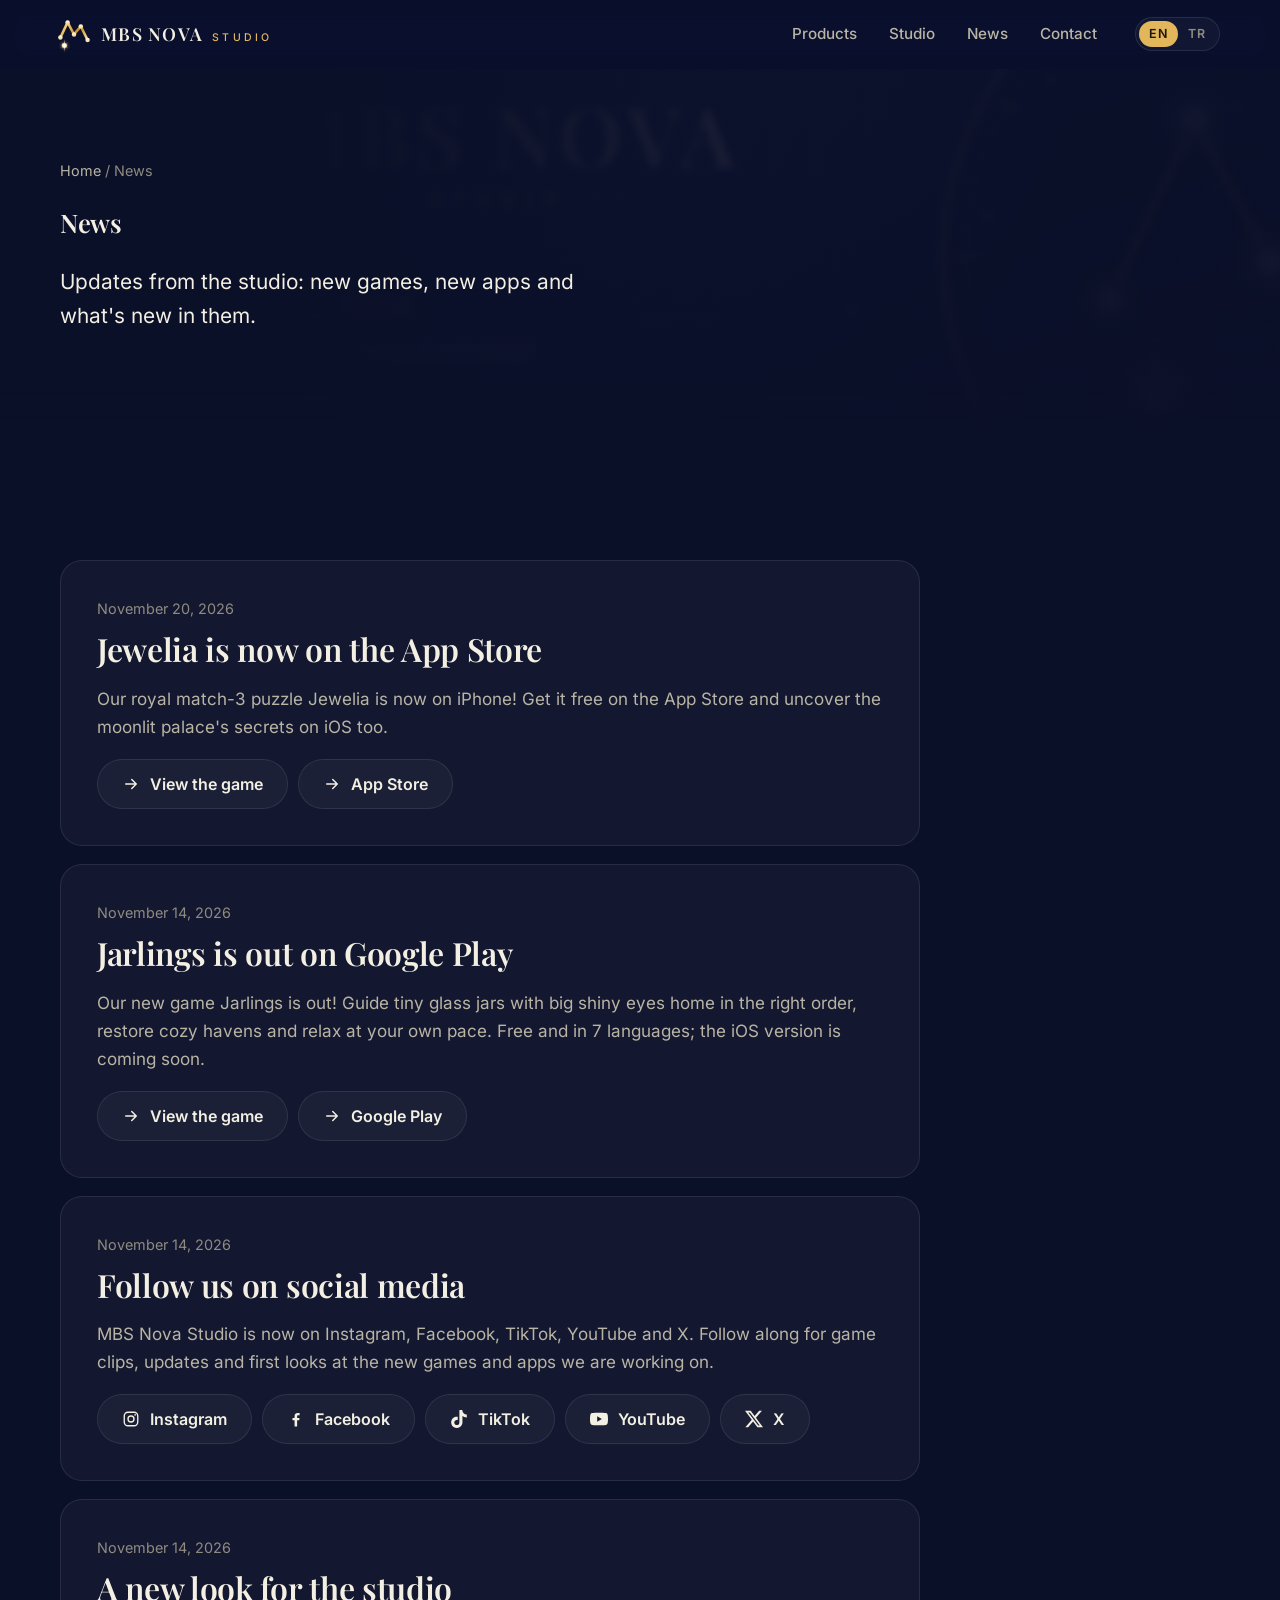
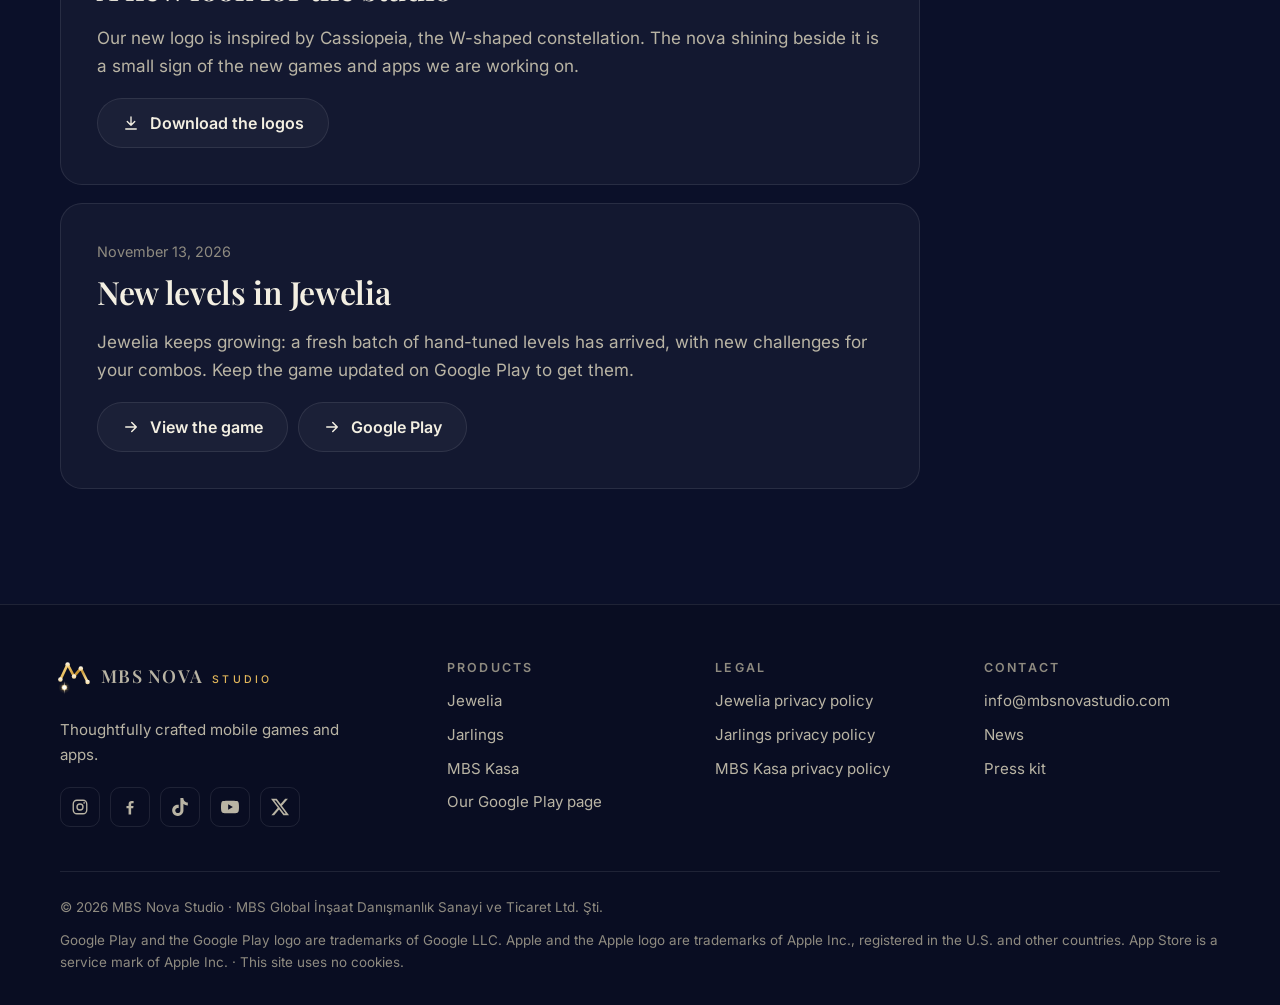
<file: news/index.html>
<!doctype html>
<html lang="en" data-lang="en"
  data-title-tr="Haberler — MBS Nova Studio"
  data-title-en="News — MBS Nova Studio">
<head>
<meta charset="utf-8">
<meta name="viewport" content="width=device-width, initial-scale=1">
<title>News — MBS Nova Studio</title>
<script>(function(d){var l;try{l=localStorage.getItem('lang')}catch(e){}if(l!=='tr'&&l!=='en')l=/^tr\b/i.test(navigator.language||'')?'tr':'en';d.setAttribute('data-lang',l);d.lang=l;d.className+=' js';var t=d.getAttribute('data-title-'+l);if(t)document.title=t})(document.documentElement)</script>
<meta name="description" content="News and updates from MBS Nova Studio: new mobile games, apps and updates. Stüdyodan haberler ve güncellemeler.">
<link rel="canonical" href="https://mbsnovastudio.com/news/">
<meta name="theme-color" content="#0b1029">
<link rel="icon" href="/favicon.svg" type="image/svg+xml">
<link rel="icon" href="/favicon.ico" sizes="48x48">
<link rel="apple-touch-icon" href="/apple-touch-icon.png">
<link rel="preload" href="/assets/fonts/playfair-display-latin-wght-normal.woff2" as="font" type="font/woff2" crossorigin>
<link rel="preload" href="/assets/fonts/inter-latin-wght-normal.woff2" as="font" type="font/woff2" crossorigin>
<link rel="preload" href="/assets/img/og-studio.jpg" as="image" fetchpriority="high">
<link rel="stylesheet" href="/assets/css/site.css?v=7">
<meta property="og:type" content="website">
<meta property="og:site_name" content="MBS Nova Studio">
<meta property="og:url" content="https://mbsnovastudio.com/news/">
<meta property="og:title" content="News — MBS Nova Studio">
<meta property="og:description" content="News and updates from MBS Nova Studio.">
<meta property="og:image" content="https://mbsnovastudio.com/assets/img/og-studio.jpg">
<meta property="og:image:width" content="1200">
<meta property="og:image:height" content="630">
<meta property="og:locale" content="en_US">
<meta property="og:locale:alternate" content="tr_TR">
<meta name="twitter:card" content="summary_large_image">
<script src="/assets/js/site.js?v=7" defer></script>
</head>
<body>
<svg width="0" height="0" style="position:absolute" aria-hidden="true" focusable="false">
  <defs>
    <linearGradient id="gold-grad" x1="0" y1="0" x2="0" y2="1"><stop offset="0" stop-color="#f5d892"/><stop offset="1" stop-color="#e2b65a"/></linearGradient>
  </defs>
  <symbol id="i-star" viewBox="0 0 24 24"><path fill="url(#gold-grad)" d="M12 0Q15.36 8.64 24 12Q15.36 15.36 12 24Q8.64 15.36 0 12Q8.64 8.64 12 0Z"/></symbol>
  <symbol id="i-logo" viewBox="0 0 100 100"><defs><linearGradient id="lg-gF" gradientUnits="userSpaceOnUse" x1="12" y1="10" x2="88" y2="90"><stop offset="0" stop-color="#fff4d2"/><stop offset=".26" stop-color="#efc76c"/><stop offset=".52" stop-color="#c38f2b"/><stop offset=".76" stop-color="#f6dc94"/><stop offset="1" stop-color="#a5741e"/></linearGradient><linearGradient id="lg-gLine" gradientUnits="userSpaceOnUse" x1="10" y1="20" x2="90" y2="70"><stop offset="0" stop-color="#f6dc94"/><stop offset=".5" stop-color="#e2b65a"/><stop offset="1" stop-color="#f6dc94"/></linearGradient><linearGradient id="lg-gL" x1="0" y1="0" x2="0" y2="1"><stop offset="0" stop-color="#fffaf0"/><stop offset="1" stop-color="#f1d595"/></linearGradient><linearGradient id="lg-gSpk" x1="0" y1="1" x2="0" y2="0"><stop offset="0" stop-color="#fff8e6" stop-opacity=".95"/><stop offset="1" stop-color="#fff8e6" stop-opacity="0"/></linearGradient><linearGradient id="lg-gSpkD" x1="0" y1="1" x2="0" y2="0"><stop offset="0" stop-color="#b8862b" stop-opacity=".95"/><stop offset="1" stop-color="#b8862b" stop-opacity="0"/></linearGradient><radialGradient id="lg-rStar"><stop offset="0" stop-color="#fff6dd" stop-opacity=".55"/><stop offset="1" stop-color="#fff6dd" stop-opacity="0"/></radialGradient><radialGradient id="lg-rNova"><stop offset="0" stop-color="#fff2c8" stop-opacity=".95"/><stop offset=".22" stop-color="#f5d892" stop-opacity=".55"/><stop offset=".55" stop-color="#e2b65a" stop-opacity=".16"/><stop offset="1" stop-color="#e2b65a" stop-opacity="0"/></radialGradient><radialGradient id="lg-rSky" cx=".32" cy=".2" r="1"><stop offset="0" stop-color="#2d3a82"/><stop offset=".5" stop-color="#121a48"/><stop offset="1" stop-color="#060918"/></radialGradient><path id="lg-spk" d="M0 0L-.6-.7L0-13L.6-.7Z"/></defs><polyline points="16,59 34,21 50,51 67,31 84,65" fill="none" stroke="url(#lg-gF)" stroke-width="6.4" stroke-linecap="round" stroke-linejoin="round"/><circle cx="16.00" cy="59.00" r="5.60" fill="url(#lg-gL)"/><circle cx="34.00" cy="21.00" r="5.60" fill="url(#lg-gL)"/><circle cx="50.00" cy="51.00" r="5.60" fill="url(#lg-gL)"/><circle cx="67.00" cy="31.00" r="5.60" fill="url(#lg-gL)"/><circle cx="84.00" cy="65.00" r="5.60" fill="url(#lg-gL)"/><circle cx="26.00" cy="79.00" r="15.00" fill="url(#lg-rNova)"/><use href="#lg-spk" fill="url(#lg-gSpk)" opacity="1" transform="translate(26 79) rotate(0) scale(3.45 1.44)"/><use href="#lg-spk" fill="url(#lg-gSpk)" opacity="1" transform="translate(26 79) rotate(180) scale(3.45 1.44)"/><use href="#lg-spk" fill="url(#lg-gSpk)" opacity="0.9" transform="translate(26 79) rotate(60) scale(2.40 1.00)"/><use href="#lg-spk" fill="url(#lg-gSpk)" opacity="0.9" transform="translate(26 79) rotate(120) scale(2.40 1.00)"/><use href="#lg-spk" fill="url(#lg-gSpk)" opacity="0.9" transform="translate(26 79) rotate(240) scale(2.40 1.00)"/><use href="#lg-spk" fill="url(#lg-gSpk)" opacity="0.9" transform="translate(26 79) rotate(300) scale(2.40 1.00)"/><use href="#lg-spk" fill="url(#lg-gSpk)" opacity="0.6" transform="translate(26 79) rotate(90) scale(1.26 0.53)"/><use href="#lg-spk" fill="url(#lg-gSpk)" opacity="0.6" transform="translate(26 79) rotate(270) scale(1.26 0.53)"/><circle cx="26.00" cy="79.00" r="6.20" fill="#fffdf6"/><circle cx="26.00" cy="79.00" r="6.20" fill="none" stroke="#e2b65a" stroke-width="1.1"/></symbol>
  <symbol id="i-instagram" viewBox="0 0 24 24" fill="none" stroke="currentColor" stroke-width="1.8"><rect x="3" y="3" width="18" height="18" rx="5"/><circle cx="12" cy="12" r="4"/><circle cx="17.5" cy="6.5" r="1.1" fill="currentColor" stroke="none"/></symbol>
  <symbol id="i-facebook" viewBox="0 0 24 24"><path fill="currentColor" d="M13.5 22v-8.2h2.8l.4-3.2h-3.2V8.6c0-.9.3-1.6 1.6-1.6h1.7V4.1c-.3 0-1.3-.1-2.5-.1-2.5 0-4.2 1.5-4.2 4.3v2.3H7.3v3.2h2.8V22h3.4z"/></symbol>
  <symbol id="i-tiktok" viewBox="0 0 24 24"><path fill="currentColor" d="M12.53.02c1.31-.02 2.61-.01 3.91-.02.08 1.53.63 3.09 1.75 4.17 1.12 1.11 2.7 1.62 4.24 1.79v4.03c-1.44-.05-2.89-.35-4.2-.97-.57-.26-1.1-.59-1.62-.93-.01 2.92.01 5.84-.02 8.75-.08 1.4-.54 2.79-1.35 3.94-1.31 1.92-3.58 3.17-5.91 3.21-1.43.08-2.86-.31-4.08-1.03-2.02-1.19-3.44-3.37-3.65-5.71-.02-.5-.03-1-.01-1.49.18-1.9 1.12-3.72 2.58-4.96 1.66-1.44 3.98-2.13 6.15-1.72.02 1.48-.04 2.96-.04 4.44-.99-.32-2.15-.23-3.02.37-.63.41-1.11 1.04-1.36 1.75-.21.51-.15 1.07-.14 1.61.24 1.64 1.82 3.02 3.5 2.87 1.12-.01 2.19-.66 2.77-1.61.19-.33.4-.67.41-1.06.1-1.79.06-3.57.07-5.36.01-4.03-.01-8.05.02-12.07z"/></symbol>
  <symbol id="i-youtube" viewBox="0 0 24 24"><path fill="currentColor" d="M23.5 6.19a3.02 3.02 0 0 0-2.12-2.14C19.5 3.55 12 3.55 12 3.55s-7.5 0-9.38.5A3.02 3.02 0 0 0 .5 6.19C0 8.07 0 12 0 12s0 3.93.5 5.81a3.02 3.02 0 0 0 2.12 2.14c1.87.5 9.38.5 9.38.5s7.5 0 9.38-.5a3.02 3.02 0 0 0 2.12-2.14C24 15.93 24 12 24 12s0-3.93-.5-5.81zM9.55 15.57V8.43L15.82 12l-6.27 3.57z"/></symbol>
  <symbol id="i-x" viewBox="0 0 24 24"><path fill="currentColor" d="M18.9 1.15h3.68l-8.04 9.19L24 22.85h-7.41l-5.8-7.58-6.64 7.58H.47l8.6-9.83L0 1.15h7.59l5.24 6.93zm-1.29 19.5h2.04L6.49 3.24H4.3z"/></symbol>
  <symbol id="i-arrow" viewBox="0 0 24 24" fill="none" stroke="currentColor" stroke-width="2" stroke-linecap="round" stroke-linejoin="round"><path d="M5 12h14M13 6l6 6-6 6"/></symbol>
  <symbol id="i-menu" viewBox="0 0 24 24" fill="none" stroke="currentColor" stroke-width="2" stroke-linecap="round"><path d="M4 7h16M4 12h16M4 17h16"/></symbol>
  <symbol id="i-close" viewBox="0 0 24 24" fill="none" stroke="currentColor" stroke-width="2" stroke-linecap="round"><path d="M6 6l12 12M18 6L6 18"/></symbol>
  <symbol id="i-mail" viewBox="0 0 24 24" fill="none" stroke="currentColor" stroke-width="1.8" stroke-linecap="round" stroke-linejoin="round"><rect x="3" y="5" width="18" height="14" rx="2"/><path d="M3.5 7l8.5 6 8.5-6"/></symbol>
  <symbol id="i-copy" viewBox="0 0 24 24" fill="none" stroke="currentColor" stroke-width="1.8" stroke-linecap="round" stroke-linejoin="round"><rect x="9" y="9" width="12" height="12" rx="2"/><path d="M5 15V5a2 2 0 0 1 2-2h10"/></symbol>
  <symbol id="i-sparkle" viewBox="0 0 24 24" fill="none" stroke="currentColor" stroke-width="1.8" stroke-linejoin="round"><path d="M11 3l1.9 5.1L18 10l-5.1 1.9L11 17l-1.9-5.1L4 10l5.1-1.9z"/><path d="M18.5 15l.8 2.2 2.2.8-2.2.8-.8 2.2-.8-2.2-2.2-.8 2.2-.8z"/></symbol>
  <symbol id="i-shield" viewBox="0 0 24 24" fill="none" stroke="currentColor" stroke-width="1.8" stroke-linecap="round" stroke-linejoin="round"><path d="M12 3l8 3v6c0 4.5-3.4 8.3-8 9-4.6-.7-8-4.5-8-9V6l8-3z"/><path d="M9 12l2 2 4-4"/></symbol>
  <symbol id="i-device" viewBox="0 0 24 24" fill="none" stroke="currentColor" stroke-width="1.8" stroke-linecap="round" stroke-linejoin="round"><rect x="6" y="2.5" width="12" height="19" rx="3"/><path d="M11 18h2"/></symbol>
  <symbol id="i-refresh" viewBox="0 0 24 24" fill="none" stroke="currentColor" stroke-width="1.8" stroke-linecap="round" stroke-linejoin="round"><path d="M20 11a8 8 0 0 0-14.3-4.9L4 8"/><path d="M4 3v5h5"/><path d="M4 13a8 8 0 0 0 14.3 4.9L20 16"/><path d="M20 21v-5h-5"/></symbol>
  <symbol id="i-download" viewBox="0 0 24 24" fill="none" stroke="currentColor" stroke-width="1.8" stroke-linecap="round" stroke-linejoin="round"><path d="M12 4v11M7 10l5 5 5-5M5 20h14"/></symbol>
</svg>

<a class="skip-link" href="#main"><span lang="tr">İçeriğe geç</span><span lang="en">Skip to content</span></a>

<header class="site-header">
  <div class="wrap header-inner">
    <a class="brand" href="/">
      <svg class="brand-mark" aria-hidden="true"><use href="#i-logo"/></svg>
      <span class="brand-name">MBS Nova <small>STUDIO</small></span>
    </a>
    <nav class="nav" id="site-nav" aria-label="Menü / Menu">
      <a href="/#apps"><span lang="tr">Ürünler</span><span lang="en">Products</span></a>
      <a href="/#studio"><span lang="tr">Stüdyo</span><span lang="en">Studio</span></a>
      <a href="/news/"><span lang="tr">Haberler</span><span lang="en">News</span></a>
      <a href="/#contact"><span lang="tr">İletişim</span><span lang="en">Contact</span></a>
    </nav>
    <div class="lang-switch" role="group" aria-label="Dil / Language">
      <button type="button" data-set-lang="en" aria-pressed="true" title="English">EN</button>
      <button type="button" data-set-lang="tr" aria-pressed="false" title="Türkçe">TR</button>
    </div>
    <button class="menu-toggle" type="button" aria-expanded="false" aria-controls="site-nav" aria-label="Menü / Menu">
      <svg class="icon-open" aria-hidden="true"><use href="#i-menu"/></svg>
      <svg class="icon-close" aria-hidden="true"><use href="#i-close"/></svg>
    </button>
  </div>
</header>

<main id="main">

  <section class="p-hero">
    <div class="bg" style="background-image:url(/assets/img/og-studio.jpg)" aria-hidden="true"></div>
    <div class="wrap">
      <nav class="breadcrumb" aria-label="Breadcrumb">
        <a href="/"><span lang="tr">Ana sayfa</span><span lang="en">Home</span></a> / <span lang="tr">Haberler</span><span lang="en">News</span>
      </nav>
      <h1><span lang="tr">Haberler</span><span lang="en">News</span></h1>
      <p class="lead" lang="tr">Stüdyodan güncellemeler: yeni oyunlar, yeni uygulamalar ve yenilikler.</p>
      <p class="lead" lang="en">Updates from the studio: new games, new apps and what's new in them.</p>
    </div>
  </section>

  <section class="section">
    <div class="wrap">
      <div class="news-list">
        <article class="panel news-item reveal" id="jewelia-app-store">
          <time datetime="2026-11-20"><span lang="tr">20 Kasım 2026</span><span lang="en">November 20, 2026</span></time>
          <h2><span lang="tr">Jewelia artık App Store'da</span><span lang="en">Jewelia is now on the App Store</span></h2>
          <p lang="tr">Kraliyet temalı eşleştirme bulmacamız Jewelia artık iPhone'da! App Store'dan ücretsiz indirin; ay ışığındaki sarayın sırlarını iOS'ta da keşfedin.</p>
          <p lang="en">Our royal match-3 puzzle Jewelia is now on iPhone! Get it free on the App Store and uncover the moonlit palace's secrets on iOS too.</p>
          <div class="news-links"><a class="btn btn-ghost" href="/jewelia/"><svg aria-hidden="true"><use href="#i-arrow"/></svg><span lang="tr">Oyunu inceleyin</span><span lang="en">View the game</span></a><a class="btn btn-ghost" href="https://apps.apple.com/app/id6833560104"><svg aria-hidden="true"><use href="#i-arrow"/></svg><span lang="tr">App Store</span><span lang="en">App Store</span></a></div>
        </article>
        <article class="panel news-item reveal" id="jarlings-launch">
          <time datetime="2026-11-14"><span lang="tr">14 Kasım 2026</span><span lang="en">November 14, 2026</span></time>
          <h2><span lang="tr">Jarlings Google Play'de yayında</span><span lang="en">Jarlings is out on Google Play</span></h2>
          <p lang="tr">Yeni oyunumuz Jarlings çıktı! Kocaman gözlü minik cam kavanozları doğru sırayla evlerine ulaştırın, sıcacık yuvaları onarın ve kendi temponuzda rahatlayın. Ücretsiz ve 7 dilde; iOS sürümü yakında.</p>
          <p lang="en">Our new game Jarlings is out! Guide tiny glass jars with big shiny eyes home in the right order, restore cozy havens and relax at your own pace. Free and in 7 languages; the iOS version is coming soon.</p>
          <div class="news-links"><a class="btn btn-ghost" href="/jarlings/"><svg aria-hidden="true"><use href="#i-arrow"/></svg><span lang="tr">Oyunu inceleyin</span><span lang="en">View the game</span></a><a class="btn btn-ghost" href="https://play.google.com/store/apps/details?id=com.mbsnovastudio.jarlings"><svg aria-hidden="true"><use href="#i-arrow"/></svg><span lang="tr">Google Play</span><span lang="en">Google Play</span></a></div>
        </article>
        <article class="panel news-item reveal" id="social">
          <time datetime="2026-11-14"><span lang="tr">14 Kasım 2026</span><span lang="en">November 14, 2026</span></time>
          <h2><span lang="tr">Bizi sosyal medyada takip edin</span><span lang="en">Follow us on social media</span></h2>
          <p lang="tr">MBS Nova Studio artık Instagram, Facebook, TikTok, YouTube ve X'te. Oyun klipleri, güncellemeler ve üzerinde çalıştığımız yeni oyun ve uygulamalardan kareler için bizi takip edin.</p>
          <p lang="en">MBS Nova Studio is now on Instagram, Facebook, TikTok, YouTube and X. Follow along for game clips, updates and first looks at the new games and apps we are working on.</p>
          <div class="news-links"><a class="btn btn-ghost" href="https://www.instagram.com/mbsnova_studio/"><svg aria-hidden="true"><use href="#i-instagram"/></svg><span lang="tr">Instagram</span><span lang="en">Instagram</span></a><a class="btn btn-ghost" href="https://www.facebook.com/profile.php?id=61596714814635"><svg aria-hidden="true"><use href="#i-facebook"/></svg><span lang="tr">Facebook</span><span lang="en">Facebook</span></a><a class="btn btn-ghost" href="https://www.tiktok.com/@mbsnovastudio"><svg aria-hidden="true"><use href="#i-tiktok"/></svg><span lang="tr">TikTok</span><span lang="en">TikTok</span></a><a class="btn btn-ghost" href="https://www.youtube.com/@mbsnovastudio"><svg aria-hidden="true"><use href="#i-youtube"/></svg><span lang="tr">YouTube</span><span lang="en">YouTube</span></a><a class="btn btn-ghost" href="https://x.com/MBSNovaStudio"><svg aria-hidden="true"><use href="#i-x"/></svg><span lang="tr">X</span><span lang="en">X</span></a></div>
        </article>
        <article class="panel news-item reveal" id="new-look">
          <time datetime="2026-11-14"><span lang="tr">14 Kasım 2026</span><span lang="en">November 14, 2026</span></time>
          <h2><span lang="tr">Stüdyoya yeni görünüm</span><span lang="en">A new look for the studio</span></h2>
          <p lang="tr">Yeni logomuz, W biçimli Kassiopeia takımyıldızından ilham alıyor. Yanında parlayan nova, üzerinde çalıştığımız yeni oyun ve uygulamaların küçük bir işareti.</p>
          <p lang="en">Our new logo is inspired by Cassiopeia, the W-shaped constellation. The nova shining beside it is a small sign of the new games and apps we are working on.</p>
          <div class="news-links"><a class="btn btn-ghost" href="/press/"><svg aria-hidden="true"><use href="#i-download"/></svg><span lang="tr">Logoları indirin</span><span lang="en">Download the logos</span></a></div>
        </article>
        <article class="panel news-item reveal" id="jewelia-new-levels">
          <time datetime="2026-11-13"><span lang="tr">13 Kasım 2026</span><span lang="en">November 13, 2026</span></time>
          <h2><span lang="tr">Jewelia'ya yeni seviyeler geldi</span><span lang="en">New levels in Jewelia</span></h2>
          <p lang="tr">Jewelia büyümeye devam ediyor: kombolarınızı sınayacak, elle ayarlanmış yeni seviyeler eklendi. Yeni seviyeler için oyununuzu Google Play'den güncel tutun.</p>
          <p lang="en">Jewelia keeps growing: a fresh batch of hand-tuned levels has arrived, with new challenges for your combos. Keep the game updated on Google Play to get them.</p>
          <div class="news-links"><a class="btn btn-ghost" href="/jewelia/"><svg aria-hidden="true"><use href="#i-arrow"/></svg><span lang="tr">Oyunu inceleyin</span><span lang="en">View the game</span></a><a class="btn btn-ghost" href="https://play.google.com/store/apps/details?id=com.mbsgames.jewelia"><svg aria-hidden="true"><use href="#i-arrow"/></svg><span lang="tr">Google Play</span><span lang="en">Google Play</span></a></div>
        </article>
      </div>
    </div>
  </section>

</main>

<footer class="site-footer">
  <div class="wrap">
    <div class="footer-grid">
      <div class="footer-about">
        <a class="brand" href="/">
          <svg class="brand-mark" aria-hidden="true"><use href="#i-logo"/></svg>
          <span class="brand-name">MBS Nova <small>STUDIO</small></span>
        </a>
        <p lang="tr">Özenle tasarlanmış mobil oyunlar ve uygulamalar.</p>
        <p lang="en">Thoughtfully crafted mobile games and apps.</p>
        <ul class="social">
          <li><a href="https://www.instagram.com/mbsnova_studio/" aria-label="Instagram"><svg aria-hidden="true"><use href="#i-instagram"/></svg></a></li>
          <li><a href="https://www.facebook.com/profile.php?id=61596714814635" aria-label="Facebook"><svg aria-hidden="true"><use href="#i-facebook"/></svg></a></li>
          <li><a href="https://www.tiktok.com/@mbsnovastudio" aria-label="TikTok"><svg aria-hidden="true"><use href="#i-tiktok"/></svg></a></li>
          <li><a href="https://www.youtube.com/@mbsnovastudio" aria-label="YouTube"><svg aria-hidden="true"><use href="#i-youtube"/></svg></a></li>
          <li><a href="https://x.com/MBSNovaStudio" aria-label="X"><svg aria-hidden="true"><use href="#i-x"/></svg></a></li>
        </ul>
      </div>
      <div>
        <h2><span lang="tr">Ürünler</span><span lang="en">Products</span></h2>
        <ul>
          <li><a href="/jewelia/">Jewelia</a></li>
          <li><a href="/jarlings/">Jarlings</a></li>
          <li><a href="/kasa/">MBS Kasa</a></li>
          <li><a href="https://play.google.com/store/apps/developer?id=MBS+Nova+Studio"><span lang="tr">Google Play sayfamız</span><span lang="en">Our Google Play page</span></a></li>
        </ul>
      </div>
      <div>
        <h2><span lang="tr">Yasal</span><span lang="en">Legal</span></h2>
        <ul>
          <li><a href="/jewelia-privacy/"><span lang="tr">Jewelia gizlilik politikası</span><span lang="en">Jewelia privacy policy</span></a></li>
          <li><a href="/jarlings-privacy/"><span lang="tr">Jarlings gizlilik politikası</span><span lang="en">Jarlings privacy policy</span></a></li>
          <li><a href="https://mbs-kasa.mbsnova.workers.dev/privacy"><span lang="tr">MBS Kasa gizlilik politikası</span><span lang="en">MBS Kasa privacy policy</span></a></li>
        </ul>
      </div>
      <div>
        <h2><span lang="tr">İletişim</span><span lang="en">Contact</span></h2>
        <ul>
          <li><a href="mailto:info@mbsnovastudio.com">info@mbsnovastudio.com</a></li>
          <li><a href="/news/"><span lang="tr">Haberler</span><span lang="en">News</span></a></li>
          <li><a href="/press/"><span lang="tr">Basın kiti</span><span lang="en">Press kit</span></a></li>
        </ul>
      </div>
    </div>
    <div class="footer-bottom">
      <p>© 2026 MBS Nova Studio · MBS Global İnşaat Danışmanlık Sanayi ve Ticaret Ltd. Şti.</p>
      <p lang="tr">Google Play ve Google Play logosu Google LLC'nin, Apple, Apple logosu ve App Store ise Apple Inc.'in ABD'de ve diğer ülkelerde tescilli markalarıdır. · Bu site çerez kullanmaz.</p>
      <p lang="en">Google Play and the Google Play logo are trademarks of Google LLC. Apple and the Apple logo are trademarks of Apple Inc., registered in the U.S. and other countries. App Store is a service mark of Apple Inc. · This site uses no cookies.</p>
    </div>
  </div>
</footer>
</body>
</html>
</file>
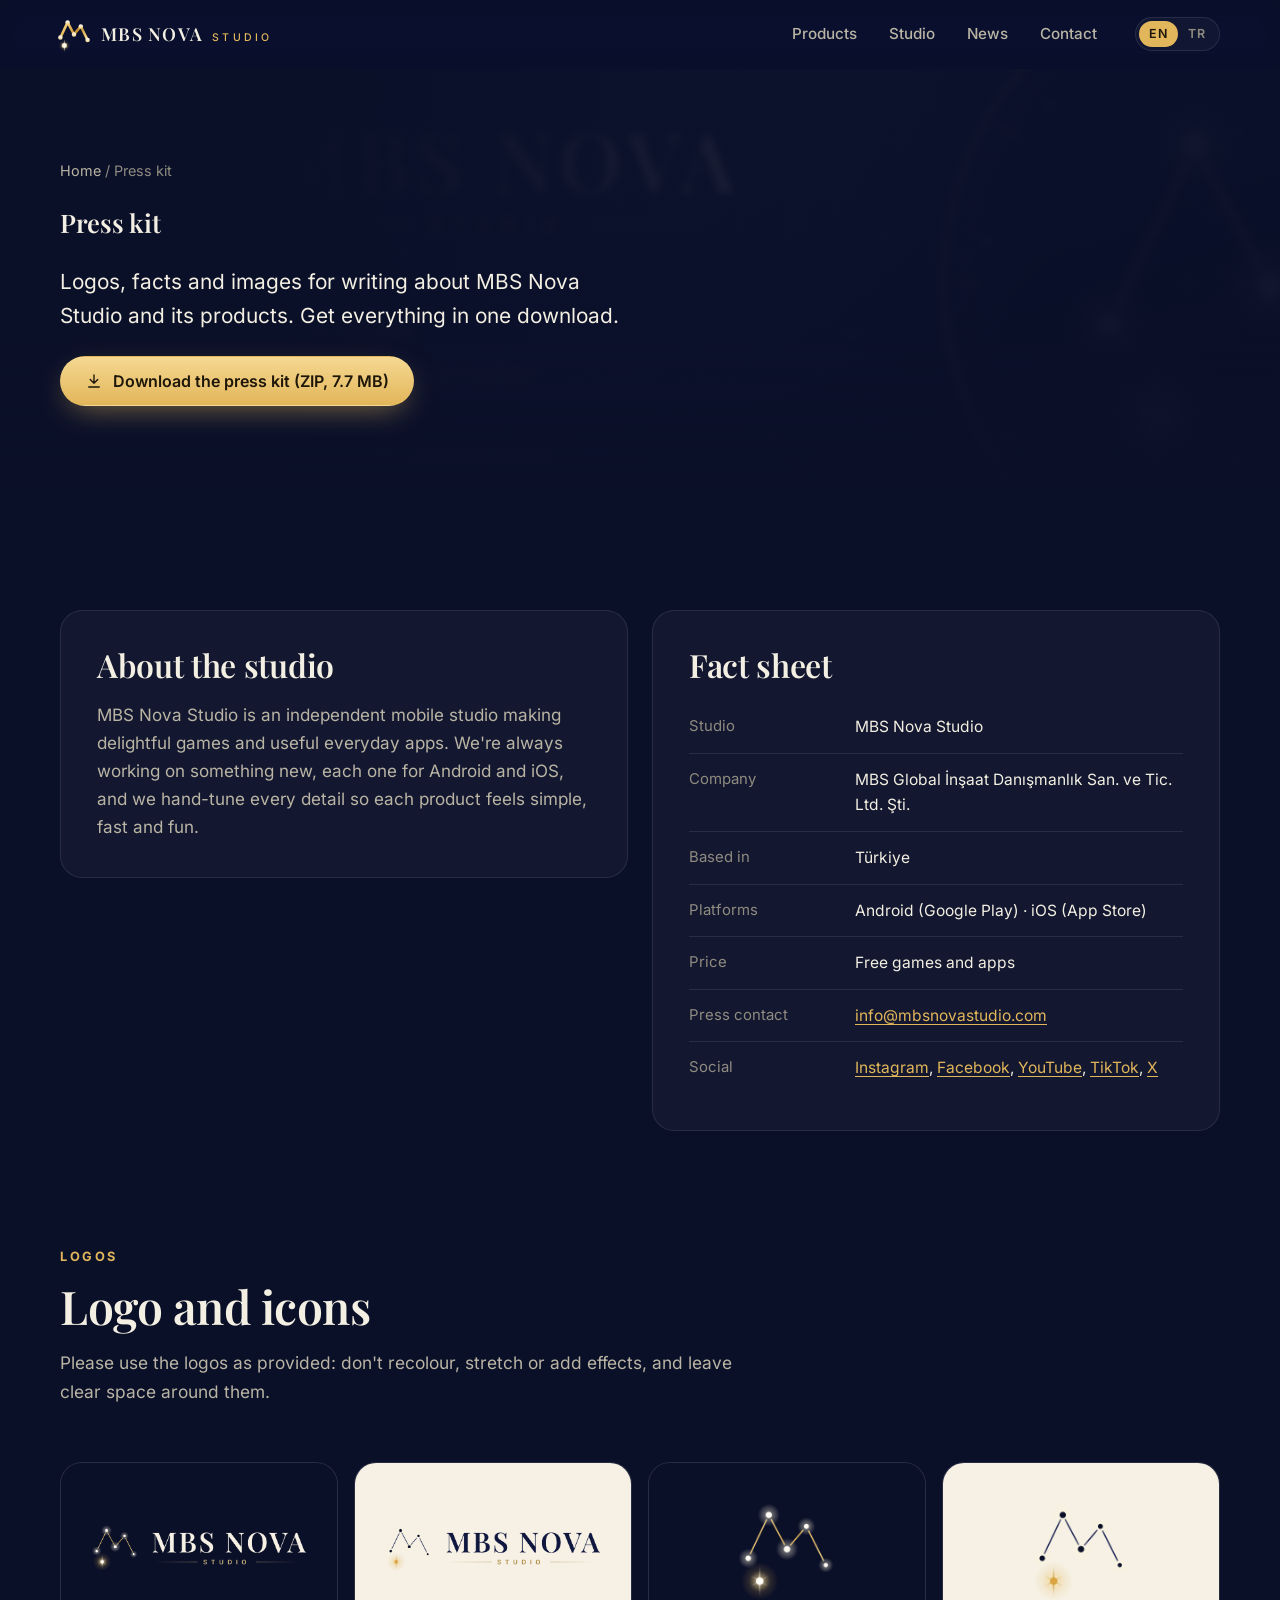
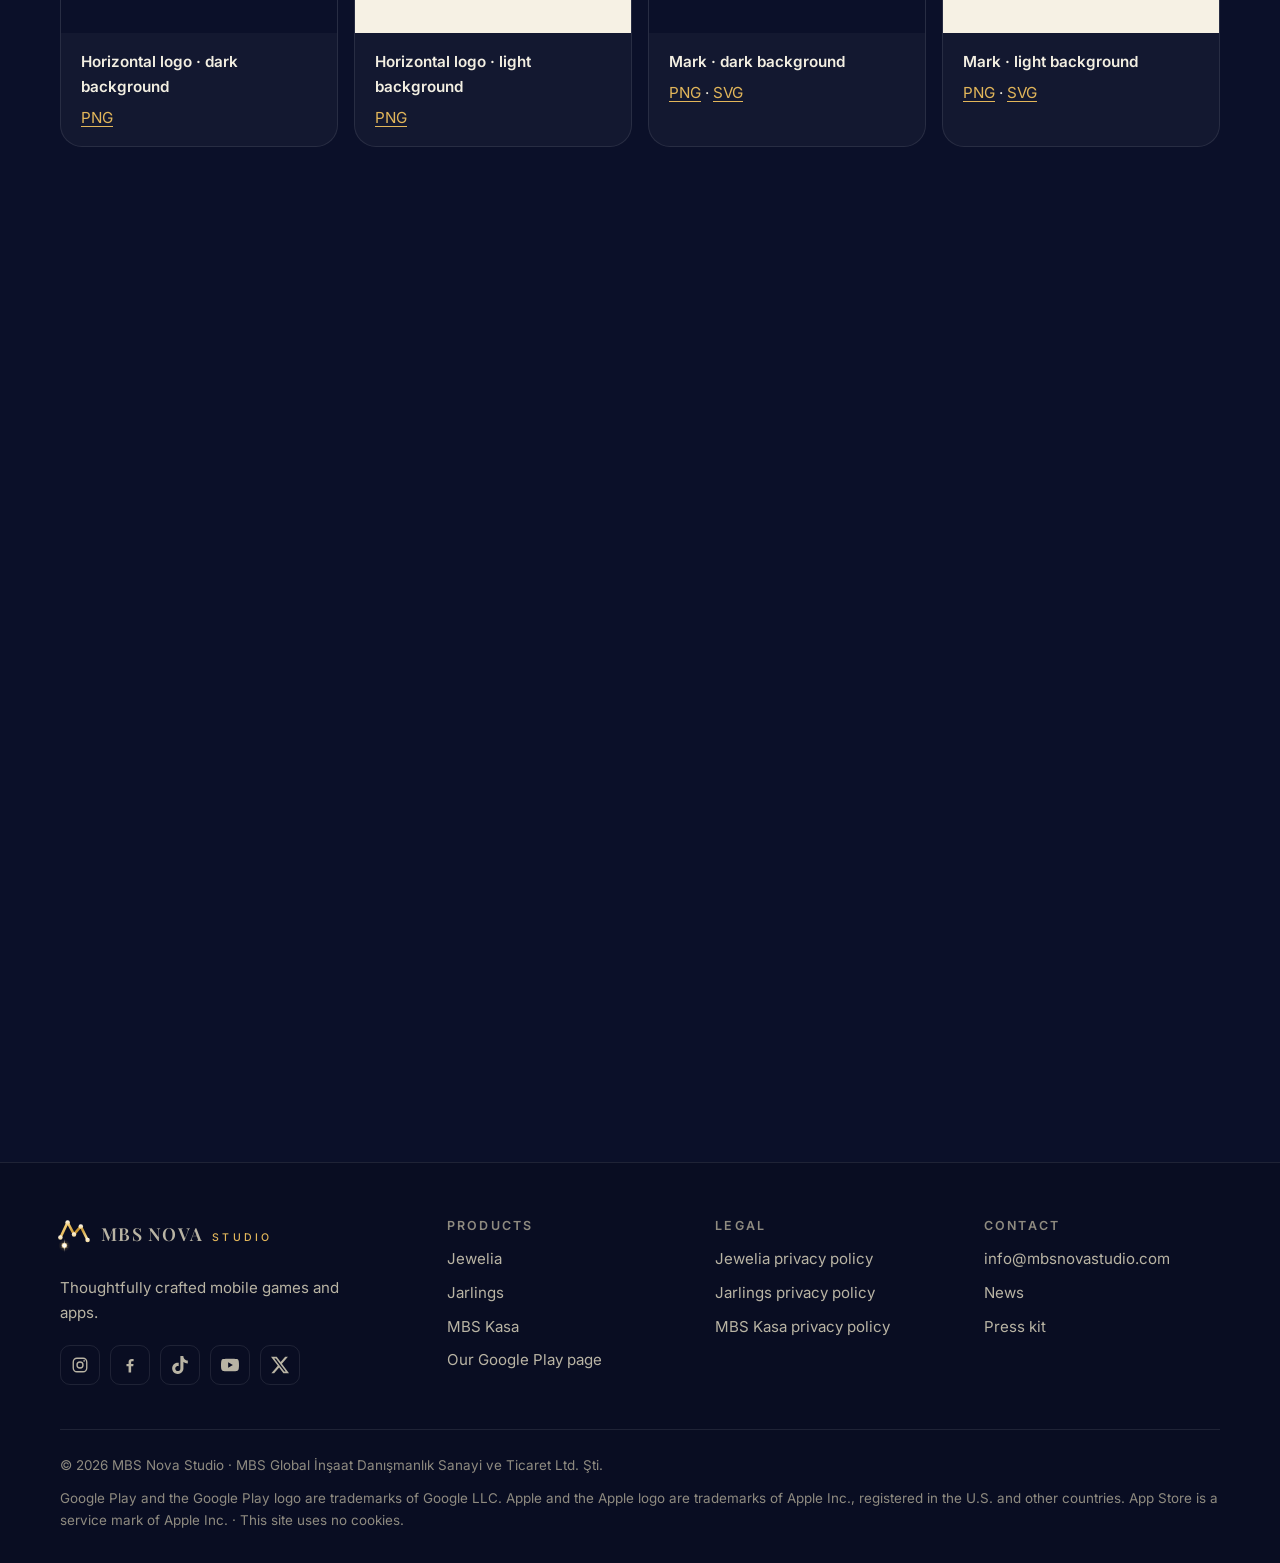
<file: press/index.html>
<!doctype html>
<html lang="en" data-lang="en"
  data-title-tr="Basın kiti — MBS Nova Studio"
  data-title-en="Press kit — MBS Nova Studio">
<head>
<meta charset="utf-8">
<meta name="viewport" content="width=device-width, initial-scale=1">
<title>Press kit — MBS Nova Studio</title>
<script>(function(d){var l;try{l=localStorage.getItem('lang')}catch(e){}if(l!=='tr'&&l!=='en')l=/^tr\b/i.test(navigator.language||'')?'tr':'en';d.setAttribute('data-lang',l);d.lang=l;d.className+=' js';var t=d.getAttribute('data-title-'+l);if(t)document.title=t})(document.documentElement)</script>
<meta name="description" content="MBS Nova Studio press kit: logos, fact sheet, product descriptions and images. Basın kiti: logolar, bilgiler ve görseller.">
<link rel="canonical" href="https://mbsnovastudio.com/press/">
<meta name="theme-color" content="#0b1029">
<link rel="icon" href="/favicon.svg" type="image/svg+xml">
<link rel="icon" href="/favicon.ico" sizes="48x48">
<link rel="apple-touch-icon" href="/apple-touch-icon.png">
<link rel="preload" href="/assets/fonts/playfair-display-latin-wght-normal.woff2" as="font" type="font/woff2" crossorigin>
<link rel="preload" href="/assets/fonts/inter-latin-wght-normal.woff2" as="font" type="font/woff2" crossorigin>
<link rel="preload" href="/assets/img/og-studio.jpg" as="image" fetchpriority="high">
<link rel="stylesheet" href="/assets/css/site.css?v=7">
<meta property="og:type" content="website">
<meta property="og:site_name" content="MBS Nova Studio">
<meta property="og:url" content="https://mbsnovastudio.com/press/">
<meta property="og:title" content="Press kit — MBS Nova Studio">
<meta property="og:description" content="Logos, fact sheet and images for writing about MBS Nova Studio.">
<meta property="og:image" content="https://mbsnovastudio.com/assets/img/og-studio.jpg">
<meta property="og:image:width" content="1200">
<meta property="og:image:height" content="630">
<meta property="og:locale" content="en_US">
<meta property="og:locale:alternate" content="tr_TR">
<meta name="twitter:card" content="summary_large_image">
<script src="/assets/js/site.js?v=7" defer></script>
</head>
<body>
<svg width="0" height="0" style="position:absolute" aria-hidden="true" focusable="false">
  <defs>
    <linearGradient id="gold-grad" x1="0" y1="0" x2="0" y2="1"><stop offset="0" stop-color="#f5d892"/><stop offset="1" stop-color="#e2b65a"/></linearGradient>
  </defs>
  <symbol id="i-star" viewBox="0 0 24 24"><path fill="url(#gold-grad)" d="M12 0Q15.36 8.64 24 12Q15.36 15.36 12 24Q8.64 15.36 0 12Q8.64 8.64 12 0Z"/></symbol>
  <symbol id="i-logo" viewBox="0 0 100 100"><defs><linearGradient id="lg-gF" gradientUnits="userSpaceOnUse" x1="12" y1="10" x2="88" y2="90"><stop offset="0" stop-color="#fff4d2"/><stop offset=".26" stop-color="#efc76c"/><stop offset=".52" stop-color="#c38f2b"/><stop offset=".76" stop-color="#f6dc94"/><stop offset="1" stop-color="#a5741e"/></linearGradient><linearGradient id="lg-gLine" gradientUnits="userSpaceOnUse" x1="10" y1="20" x2="90" y2="70"><stop offset="0" stop-color="#f6dc94"/><stop offset=".5" stop-color="#e2b65a"/><stop offset="1" stop-color="#f6dc94"/></linearGradient><linearGradient id="lg-gL" x1="0" y1="0" x2="0" y2="1"><stop offset="0" stop-color="#fffaf0"/><stop offset="1" stop-color="#f1d595"/></linearGradient><linearGradient id="lg-gSpk" x1="0" y1="1" x2="0" y2="0"><stop offset="0" stop-color="#fff8e6" stop-opacity=".95"/><stop offset="1" stop-color="#fff8e6" stop-opacity="0"/></linearGradient><linearGradient id="lg-gSpkD" x1="0" y1="1" x2="0" y2="0"><stop offset="0" stop-color="#b8862b" stop-opacity=".95"/><stop offset="1" stop-color="#b8862b" stop-opacity="0"/></linearGradient><radialGradient id="lg-rStar"><stop offset="0" stop-color="#fff6dd" stop-opacity=".55"/><stop offset="1" stop-color="#fff6dd" stop-opacity="0"/></radialGradient><radialGradient id="lg-rNova"><stop offset="0" stop-color="#fff2c8" stop-opacity=".95"/><stop offset=".22" stop-color="#f5d892" stop-opacity=".55"/><stop offset=".55" stop-color="#e2b65a" stop-opacity=".16"/><stop offset="1" stop-color="#e2b65a" stop-opacity="0"/></radialGradient><radialGradient id="lg-rSky" cx=".32" cy=".2" r="1"><stop offset="0" stop-color="#2d3a82"/><stop offset=".5" stop-color="#121a48"/><stop offset="1" stop-color="#060918"/></radialGradient><path id="lg-spk" d="M0 0L-.6-.7L0-13L.6-.7Z"/></defs><polyline points="16,59 34,21 50,51 67,31 84,65" fill="none" stroke="url(#lg-gF)" stroke-width="6.4" stroke-linecap="round" stroke-linejoin="round"/><circle cx="16.00" cy="59.00" r="5.60" fill="url(#lg-gL)"/><circle cx="34.00" cy="21.00" r="5.60" fill="url(#lg-gL)"/><circle cx="50.00" cy="51.00" r="5.60" fill="url(#lg-gL)"/><circle cx="67.00" cy="31.00" r="5.60" fill="url(#lg-gL)"/><circle cx="84.00" cy="65.00" r="5.60" fill="url(#lg-gL)"/><circle cx="26.00" cy="79.00" r="15.00" fill="url(#lg-rNova)"/><use href="#lg-spk" fill="url(#lg-gSpk)" opacity="1" transform="translate(26 79) rotate(0) scale(3.45 1.44)"/><use href="#lg-spk" fill="url(#lg-gSpk)" opacity="1" transform="translate(26 79) rotate(180) scale(3.45 1.44)"/><use href="#lg-spk" fill="url(#lg-gSpk)" opacity="0.9" transform="translate(26 79) rotate(60) scale(2.40 1.00)"/><use href="#lg-spk" fill="url(#lg-gSpk)" opacity="0.9" transform="translate(26 79) rotate(120) scale(2.40 1.00)"/><use href="#lg-spk" fill="url(#lg-gSpk)" opacity="0.9" transform="translate(26 79) rotate(240) scale(2.40 1.00)"/><use href="#lg-spk" fill="url(#lg-gSpk)" opacity="0.9" transform="translate(26 79) rotate(300) scale(2.40 1.00)"/><use href="#lg-spk" fill="url(#lg-gSpk)" opacity="0.6" transform="translate(26 79) rotate(90) scale(1.26 0.53)"/><use href="#lg-spk" fill="url(#lg-gSpk)" opacity="0.6" transform="translate(26 79) rotate(270) scale(1.26 0.53)"/><circle cx="26.00" cy="79.00" r="6.20" fill="#fffdf6"/><circle cx="26.00" cy="79.00" r="6.20" fill="none" stroke="#e2b65a" stroke-width="1.1"/></symbol>
  <symbol id="i-instagram" viewBox="0 0 24 24" fill="none" stroke="currentColor" stroke-width="1.8"><rect x="3" y="3" width="18" height="18" rx="5"/><circle cx="12" cy="12" r="4"/><circle cx="17.5" cy="6.5" r="1.1" fill="currentColor" stroke="none"/></symbol>
  <symbol id="i-facebook" viewBox="0 0 24 24"><path fill="currentColor" d="M13.5 22v-8.2h2.8l.4-3.2h-3.2V8.6c0-.9.3-1.6 1.6-1.6h1.7V4.1c-.3 0-1.3-.1-2.5-.1-2.5 0-4.2 1.5-4.2 4.3v2.3H7.3v3.2h2.8V22h3.4z"/></symbol>
  <symbol id="i-tiktok" viewBox="0 0 24 24"><path fill="currentColor" d="M12.53.02c1.31-.02 2.61-.01 3.91-.02.08 1.53.63 3.09 1.75 4.17 1.12 1.11 2.7 1.62 4.24 1.79v4.03c-1.44-.05-2.89-.35-4.2-.97-.57-.26-1.1-.59-1.62-.93-.01 2.92.01 5.84-.02 8.75-.08 1.4-.54 2.79-1.35 3.94-1.31 1.92-3.58 3.17-5.91 3.21-1.43.08-2.86-.31-4.08-1.03-2.02-1.19-3.44-3.37-3.65-5.71-.02-.5-.03-1-.01-1.49.18-1.9 1.12-3.72 2.58-4.96 1.66-1.44 3.98-2.13 6.15-1.72.02 1.48-.04 2.96-.04 4.44-.99-.32-2.15-.23-3.02.37-.63.41-1.11 1.04-1.36 1.75-.21.51-.15 1.07-.14 1.61.24 1.64 1.82 3.02 3.5 2.87 1.12-.01 2.19-.66 2.77-1.61.19-.33.4-.67.41-1.06.1-1.79.06-3.57.07-5.36.01-4.03-.01-8.05.02-12.07z"/></symbol>
  <symbol id="i-youtube" viewBox="0 0 24 24"><path fill="currentColor" d="M23.5 6.19a3.02 3.02 0 0 0-2.12-2.14C19.5 3.55 12 3.55 12 3.55s-7.5 0-9.38.5A3.02 3.02 0 0 0 .5 6.19C0 8.07 0 12 0 12s0 3.93.5 5.81a3.02 3.02 0 0 0 2.12 2.14c1.87.5 9.38.5 9.38.5s7.5 0 9.38-.5a3.02 3.02 0 0 0 2.12-2.14C24 15.93 24 12 24 12s0-3.93-.5-5.81zM9.55 15.57V8.43L15.82 12l-6.27 3.57z"/></symbol>
  <symbol id="i-x" viewBox="0 0 24 24"><path fill="currentColor" d="M18.9 1.15h3.68l-8.04 9.19L24 22.85h-7.41l-5.8-7.58-6.64 7.58H.47l8.6-9.83L0 1.15h7.59l5.24 6.93zm-1.29 19.5h2.04L6.49 3.24H4.3z"/></symbol>
  <symbol id="i-arrow" viewBox="0 0 24 24" fill="none" stroke="currentColor" stroke-width="2" stroke-linecap="round" stroke-linejoin="round"><path d="M5 12h14M13 6l6 6-6 6"/></symbol>
  <symbol id="i-menu" viewBox="0 0 24 24" fill="none" stroke="currentColor" stroke-width="2" stroke-linecap="round"><path d="M4 7h16M4 12h16M4 17h16"/></symbol>
  <symbol id="i-close" viewBox="0 0 24 24" fill="none" stroke="currentColor" stroke-width="2" stroke-linecap="round"><path d="M6 6l12 12M18 6L6 18"/></symbol>
  <symbol id="i-mail" viewBox="0 0 24 24" fill="none" stroke="currentColor" stroke-width="1.8" stroke-linecap="round" stroke-linejoin="round"><rect x="3" y="5" width="18" height="14" rx="2"/><path d="M3.5 7l8.5 6 8.5-6"/></symbol>
  <symbol id="i-copy" viewBox="0 0 24 24" fill="none" stroke="currentColor" stroke-width="1.8" stroke-linecap="round" stroke-linejoin="round"><rect x="9" y="9" width="12" height="12" rx="2"/><path d="M5 15V5a2 2 0 0 1 2-2h10"/></symbol>
  <symbol id="i-sparkle" viewBox="0 0 24 24" fill="none" stroke="currentColor" stroke-width="1.8" stroke-linejoin="round"><path d="M11 3l1.9 5.1L18 10l-5.1 1.9L11 17l-1.9-5.1L4 10l5.1-1.9z"/><path d="M18.5 15l.8 2.2 2.2.8-2.2.8-.8 2.2-.8-2.2-2.2-.8 2.2-.8z"/></symbol>
  <symbol id="i-shield" viewBox="0 0 24 24" fill="none" stroke="currentColor" stroke-width="1.8" stroke-linecap="round" stroke-linejoin="round"><path d="M12 3l8 3v6c0 4.5-3.4 8.3-8 9-4.6-.7-8-4.5-8-9V6l8-3z"/><path d="M9 12l2 2 4-4"/></symbol>
  <symbol id="i-device" viewBox="0 0 24 24" fill="none" stroke="currentColor" stroke-width="1.8" stroke-linecap="round" stroke-linejoin="round"><rect x="6" y="2.5" width="12" height="19" rx="3"/><path d="M11 18h2"/></symbol>
  <symbol id="i-refresh" viewBox="0 0 24 24" fill="none" stroke="currentColor" stroke-width="1.8" stroke-linecap="round" stroke-linejoin="round"><path d="M20 11a8 8 0 0 0-14.3-4.9L4 8"/><path d="M4 3v5h5"/><path d="M4 13a8 8 0 0 0 14.3 4.9L20 16"/><path d="M20 21v-5h-5"/></symbol>
  <symbol id="i-download" viewBox="0 0 24 24" fill="none" stroke="currentColor" stroke-width="1.8" stroke-linecap="round" stroke-linejoin="round"><path d="M12 4v11M7 10l5 5 5-5M5 20h14"/></symbol>
</svg>

<a class="skip-link" href="#main"><span lang="tr">İçeriğe geç</span><span lang="en">Skip to content</span></a>

<header class="site-header">
  <div class="wrap header-inner">
    <a class="brand" href="/">
      <svg class="brand-mark" aria-hidden="true"><use href="#i-logo"/></svg>
      <span class="brand-name">MBS Nova <small>STUDIO</small></span>
    </a>
    <nav class="nav" id="site-nav" aria-label="Menü / Menu">
      <a href="/#apps"><span lang="tr">Ürünler</span><span lang="en">Products</span></a>
      <a href="/#studio"><span lang="tr">Stüdyo</span><span lang="en">Studio</span></a>
      <a href="/news/"><span lang="tr">Haberler</span><span lang="en">News</span></a>
      <a href="/#contact"><span lang="tr">İletişim</span><span lang="en">Contact</span></a>
    </nav>
    <div class="lang-switch" role="group" aria-label="Dil / Language">
      <button type="button" data-set-lang="en" aria-pressed="true" title="English">EN</button>
      <button type="button" data-set-lang="tr" aria-pressed="false" title="Türkçe">TR</button>
    </div>
    <button class="menu-toggle" type="button" aria-expanded="false" aria-controls="site-nav" aria-label="Menü / Menu">
      <svg class="icon-open" aria-hidden="true"><use href="#i-menu"/></svg>
      <svg class="icon-close" aria-hidden="true"><use href="#i-close"/></svg>
    </button>
  </div>
</header>

<main id="main">

  <section class="p-hero">
    <div class="bg" style="background-image:url(/assets/img/og-studio.jpg)" aria-hidden="true"></div>
    <div class="wrap">
      <nav class="breadcrumb" aria-label="Breadcrumb">
        <a href="/"><span lang="tr">Ana sayfa</span><span lang="en">Home</span></a> / <span lang="tr">Basın kiti</span><span lang="en">Press kit</span>
      </nav>
      <h1><span lang="tr">Basın kiti</span><span lang="en">Press kit</span></h1>
      <p class="lead" lang="tr">MBS Nova Studio ve ürünleri hakkında yazmak için logolar, bilgiler ve görseller. Hepsini tek dosyada indirebilirsiniz.</p>
      <p class="lead" lang="en">Logos, facts and images for writing about MBS Nova Studio and its products. Get everything in one download.</p>
      <div class="p-actions"><a class="btn btn-primary" href="/press/mbs-nova-studio-press-kit.zip" download><svg aria-hidden="true"><use href="#i-download"/></svg><span lang="tr">Basın kitini indirin (ZIP, 7,7 MB)</span><span lang="en">Download the press kit (ZIP, 7.7 MB)</span></a></div>
    </div>
  </section>

  <section class="section">
    <div class="wrap">
      <div class="split">
        <div class="panel reveal">
          <h2><span lang="tr">Stüdyo hakkında</span><span lang="en">About the studio</span></h2>
          <p lang="tr">MBS Nova Studio, keyifli mobil oyunlar ve kullanışlı günlük uygulamalar geliştiren bağımsız bir stüdyodur. Sürekli yeni oyunlar ve uygulamalar geliştiriyoruz; her biri Android ve iOS için ve her ayrıntısı sade, hızlı ve keyifli olsun diye elle ayarlanıyor.</p>
          <p lang="en">MBS Nova Studio is an independent mobile studio making delightful games and useful everyday apps. We're always working on something new, each one for Android and iOS, and we hand-tune every detail so each product feels simple, fast and fun.</p>
        </div>
        <div class="panel reveal">
          <h2><span lang="tr">Bilgiler</span><span lang="en">Fact sheet</span></h2>
          <dl class="facts">
            <div><dt><span lang="tr">Stüdyo</span><span lang="en">Studio</span></dt><dd>MBS Nova Studio</dd></div>
            <div><dt><span lang="tr">Şirket</span><span lang="en">Company</span></dt><dd>MBS Global İnşaat Danışmanlık San. ve Tic. Ltd. Şti.</dd></div>
            <div><dt><span lang="tr">Konum</span><span lang="en">Based in</span></dt><dd><span lang="tr">Türkiye</span><span lang="en">Türkiye</span></dd></div>
            <div><dt><span lang="tr">Platform</span><span lang="en">Platforms</span></dt><dd><span lang="tr">Android (Google Play) · iOS (App Store)</span><span lang="en">Android (Google Play) · iOS (App Store)</span></dd></div>
            <div><dt><span lang="tr">Fiyat</span><span lang="en">Price</span></dt><dd><span lang="tr">Ücretsiz oyunlar ve uygulamalar</span><span lang="en">Free games and apps</span></dd></div>
            <div><dt><span lang="tr">Basın iletişimi</span><span lang="en">Press contact</span></dt><dd><a href="mailto:info@mbsnovastudio.com?subject=Press">info@mbsnovastudio.com</a></dd></div>
            <div><dt><span lang="tr">Sosyal medya</span><span lang="en">Social</span></dt><dd><a href="https://www.instagram.com/mbsnova_studio/">Instagram</a>, <a href="https://www.facebook.com/profile.php?id=61596714814635">Facebook</a>, <a href="https://www.youtube.com/@mbsnovastudio">YouTube</a>, <a href="https://www.tiktok.com/@mbsnovastudio">TikTok</a>, <a href="https://x.com/MBSNovaStudio">X</a></dd></div>
          </dl>
        </div>
      </div>
    </div>
  </section>

  <section class="section" style="padding-top:0">
    <div class="wrap">
      <div class="section-head reveal">
        <p class="kicker"><span lang="tr">Logolar</span><span lang="en">Logos</span></p>
        <h2><span lang="tr">Logo ve simgeler</span><span lang="en">Logo and icons</span></h2>
        <p lang="tr">Logoları olduğu gibi kullanın: renklerini değiştirmeyin, esnetmeyin, efekt eklemeyin ve çevresinde boşluk bırakın.</p>
        <p lang="en">Please use the logos as provided: don't recolour, stretch or add effects, and leave clear space around them.</p>
      </div>
      <div class="logo-grid">
        <div class="logo-card reveal">
          <div class="preview"><img src="/press/files/mbs-nova-studio-logo-on-dark.png" alt="" loading="lazy"></div>
          <div class="meta"><b><span lang="tr">Yatay logo · koyu zemin</span><span lang="en">Horizontal logo · dark background</span></b><span><a href="/press/files/mbs-nova-studio-logo-on-dark.png" download>PNG</a></span></div>
        </div>
        <div class="logo-card reveal">
          <div class="preview light"><img src="/press/files/mbs-nova-studio-logo-on-light.png" alt="" loading="lazy"></div>
          <div class="meta"><b><span lang="tr">Yatay logo · açık zemin</span><span lang="en">Horizontal logo · light background</span></b><span><a href="/press/files/mbs-nova-studio-logo-on-light.png" download>PNG</a></span></div>
        </div>
        <div class="logo-card reveal">
          <div class="preview"><img src="/press/files/mbs-nova-studio-mark.png" alt="" loading="lazy"></div>
          <div class="meta"><b><span lang="tr">İşaret · koyu zemin</span><span lang="en">Mark · dark background</span></b><span><a href="/press/files/mbs-nova-studio-mark.png" download>PNG</a> · <a href="/press/files/mbs-nova-studio-mark.svg" download>SVG</a></span></div>
        </div>
        <div class="logo-card reveal">
          <div class="preview light"><img src="/press/files/mbs-nova-studio-mark-on-light.png" alt="" loading="lazy"></div>
          <div class="meta"><b><span lang="tr">İşaret · açık zemin</span><span lang="en">Mark · light background</span></b><span><a href="/press/files/mbs-nova-studio-mark-on-light.png" download>PNG</a> · <a href="/press/files/mbs-nova-studio-mark-on-light.svg" download>SVG</a></span></div>
        </div>
        <div class="logo-card reveal">
          <div class="preview"><img src="/press/files/mbs-nova-studio-icon.png" alt="" loading="lazy"></div>
          <div class="meta"><b><span lang="tr">Uygulama simgesi</span><span lang="en">App icon</span></b><span><a href="/press/files/mbs-nova-studio-icon.png" download>PNG</a></span></div>
        </div>
      </div>
    </div>
  </section>

  <section class="section" style="padding-top:0">
    <div class="wrap">
      <div class="section-head reveal">
        <p class="kicker"><span lang="tr">Ürünler</span><span lang="en">Products</span></p>
        <h2><span lang="tr">Oyunlarımız ve uygulamalarımız</span><span lang="en">Our games &amp; apps</span></h2>
      </div>
      <div class="split split--3">
        <div class="panel reveal">
          <h2>Jewelia</h2>
          <p lang="tr">Elle ayarlanmış seviyeleri olan, internetsiz oynanan, kraliyet temalı rahatlatıcı bir 3'lü mücevher eşleştirme bulmacası. Ücretsiz; 11 dilde.</p>
          <p lang="en">A relaxing royal match-3 jewel puzzle with hand-tuned levels that plays offline. Free; in 11 languages.</p>
          <div class="news-links"><a class="btn btn-ghost" href="/jewelia/"><svg aria-hidden="true"><use href="#i-arrow"/></svg><span lang="tr">Oyun sayfası</span><span lang="en">Game page</span></a><a class="btn btn-ghost" href="/assets/img/jewelia-feature.jpg" download><svg aria-hidden="true"><use href="#i-download"/></svg><span lang="tr">Tanıtım görseli</span><span lang="en">Feature graphic</span></a></div>
        </div>
        <div class="panel reveal">
          <h2>Jarlings</h2>
          <p lang="tr">Kocaman gözlü minik cam kavanozları doğru sırayla evlerine ulaştırdığınız, sıcacık yuvaları onardığınız rahatlatıcı bir bulmaca oyunu. Ücretsiz; 9 dilde.</p>
          <p lang="en">A cozy puzzle game: guide tiny glass jars with big shiny eyes home in the right order and restore cozy havens. Free; in 9 languages.</p>
          <div class="news-links"><a class="btn btn-ghost" href="/jarlings/"><svg aria-hidden="true"><use href="#i-arrow"/></svg><span lang="tr">Oyun sayfası</span><span lang="en">Game page</span></a><a class="btn btn-ghost" href="/assets/img/jarlings-feature.jpg" download><svg aria-hidden="true"><use href="#i-download"/></svg><span lang="tr">Tanıtım görseli</span><span lang="en">Feature graphic</span></a></div>
        </div>
        <div class="panel reveal">
          <h2>MBS Kasa</h2>
          <p lang="tr">Hesapları, bütçeleri, faturaları ve altın-döviz birikimini cihazda şifreli olarak tutan kişisel finans uygulaması. Ücretsiz; 10 dilde, şimdilik yalnızca Türkiye'de.</p>
          <p lang="en">A personal finance app for budgets, bills and gold &amp; currency savings that keeps your data encrypted on your device. Free; in 10 languages, available in Türkiye for now.</p>
          <div class="news-links"><a class="btn btn-ghost" href="/kasa/"><svg aria-hidden="true"><use href="#i-arrow"/></svg><span lang="tr">Uygulama sayfası</span><span lang="en">App page</span></a><a class="btn btn-ghost" href="/assets/img/kasa-feature.jpg" download><svg aria-hidden="true"><use href="#i-download"/></svg><span lang="tr">Tanıtım görseli</span><span lang="en">Feature graphic</span></a></div>
        </div>
      </div>
    </div>
  </section>

</main>

<footer class="site-footer">
  <div class="wrap">
    <div class="footer-grid">
      <div class="footer-about">
        <a class="brand" href="/">
          <svg class="brand-mark" aria-hidden="true"><use href="#i-logo"/></svg>
          <span class="brand-name">MBS Nova <small>STUDIO</small></span>
        </a>
        <p lang="tr">Özenle tasarlanmış mobil oyunlar ve uygulamalar.</p>
        <p lang="en">Thoughtfully crafted mobile games and apps.</p>
        <ul class="social">
          <li><a href="https://www.instagram.com/mbsnova_studio/" aria-label="Instagram"><svg aria-hidden="true"><use href="#i-instagram"/></svg></a></li>
          <li><a href="https://www.facebook.com/profile.php?id=61596714814635" aria-label="Facebook"><svg aria-hidden="true"><use href="#i-facebook"/></svg></a></li>
          <li><a href="https://www.tiktok.com/@mbsnovastudio" aria-label="TikTok"><svg aria-hidden="true"><use href="#i-tiktok"/></svg></a></li>
          <li><a href="https://www.youtube.com/@mbsnovastudio" aria-label="YouTube"><svg aria-hidden="true"><use href="#i-youtube"/></svg></a></li>
          <li><a href="https://x.com/MBSNovaStudio" aria-label="X"><svg aria-hidden="true"><use href="#i-x"/></svg></a></li>
        </ul>
      </div>
      <div>
        <h2><span lang="tr">Ürünler</span><span lang="en">Products</span></h2>
        <ul>
          <li><a href="/jewelia/">Jewelia</a></li>
          <li><a href="/jarlings/">Jarlings</a></li>
          <li><a href="/kasa/">MBS Kasa</a></li>
          <li><a href="https://play.google.com/store/apps/developer?id=MBS+Nova+Studio"><span lang="tr">Google Play sayfamız</span><span lang="en">Our Google Play page</span></a></li>
        </ul>
      </div>
      <div>
        <h2><span lang="tr">Yasal</span><span lang="en">Legal</span></h2>
        <ul>
          <li><a href="/jewelia-privacy/"><span lang="tr">Jewelia gizlilik politikası</span><span lang="en">Jewelia privacy policy</span></a></li>
          <li><a href="/jarlings-privacy/"><span lang="tr">Jarlings gizlilik politikası</span><span lang="en">Jarlings privacy policy</span></a></li>
          <li><a href="https://mbs-kasa.mbsnova.workers.dev/privacy"><span lang="tr">MBS Kasa gizlilik politikası</span><span lang="en">MBS Kasa privacy policy</span></a></li>
        </ul>
      </div>
      <div>
        <h2><span lang="tr">İletişim</span><span lang="en">Contact</span></h2>
        <ul>
          <li><a href="mailto:info@mbsnovastudio.com">info@mbsnovastudio.com</a></li>
          <li><a href="/news/"><span lang="tr">Haberler</span><span lang="en">News</span></a></li>
          <li><a href="/press/"><span lang="tr">Basın kiti</span><span lang="en">Press kit</span></a></li>
        </ul>
      </div>
    </div>
    <div class="footer-bottom">
      <p>© 2026 MBS Nova Studio · MBS Global İnşaat Danışmanlık Sanayi ve Ticaret Ltd. Şti.</p>
      <p lang="tr">Google Play ve Google Play logosu Google LLC'nin, Apple, Apple logosu ve App Store ise Apple Inc.'in ABD'de ve diğer ülkelerde tescilli markalarıdır. · Bu site çerez kullanmaz.</p>
      <p lang="en">Google Play and the Google Play logo are trademarks of Google LLC. Apple and the Apple logo are trademarks of Apple Inc., registered in the U.S. and other countries. App Store is a service mark of Apple Inc. · This site uses no cookies.</p>
    </div>
  </div>
</footer>
</body>
</html>
</file>
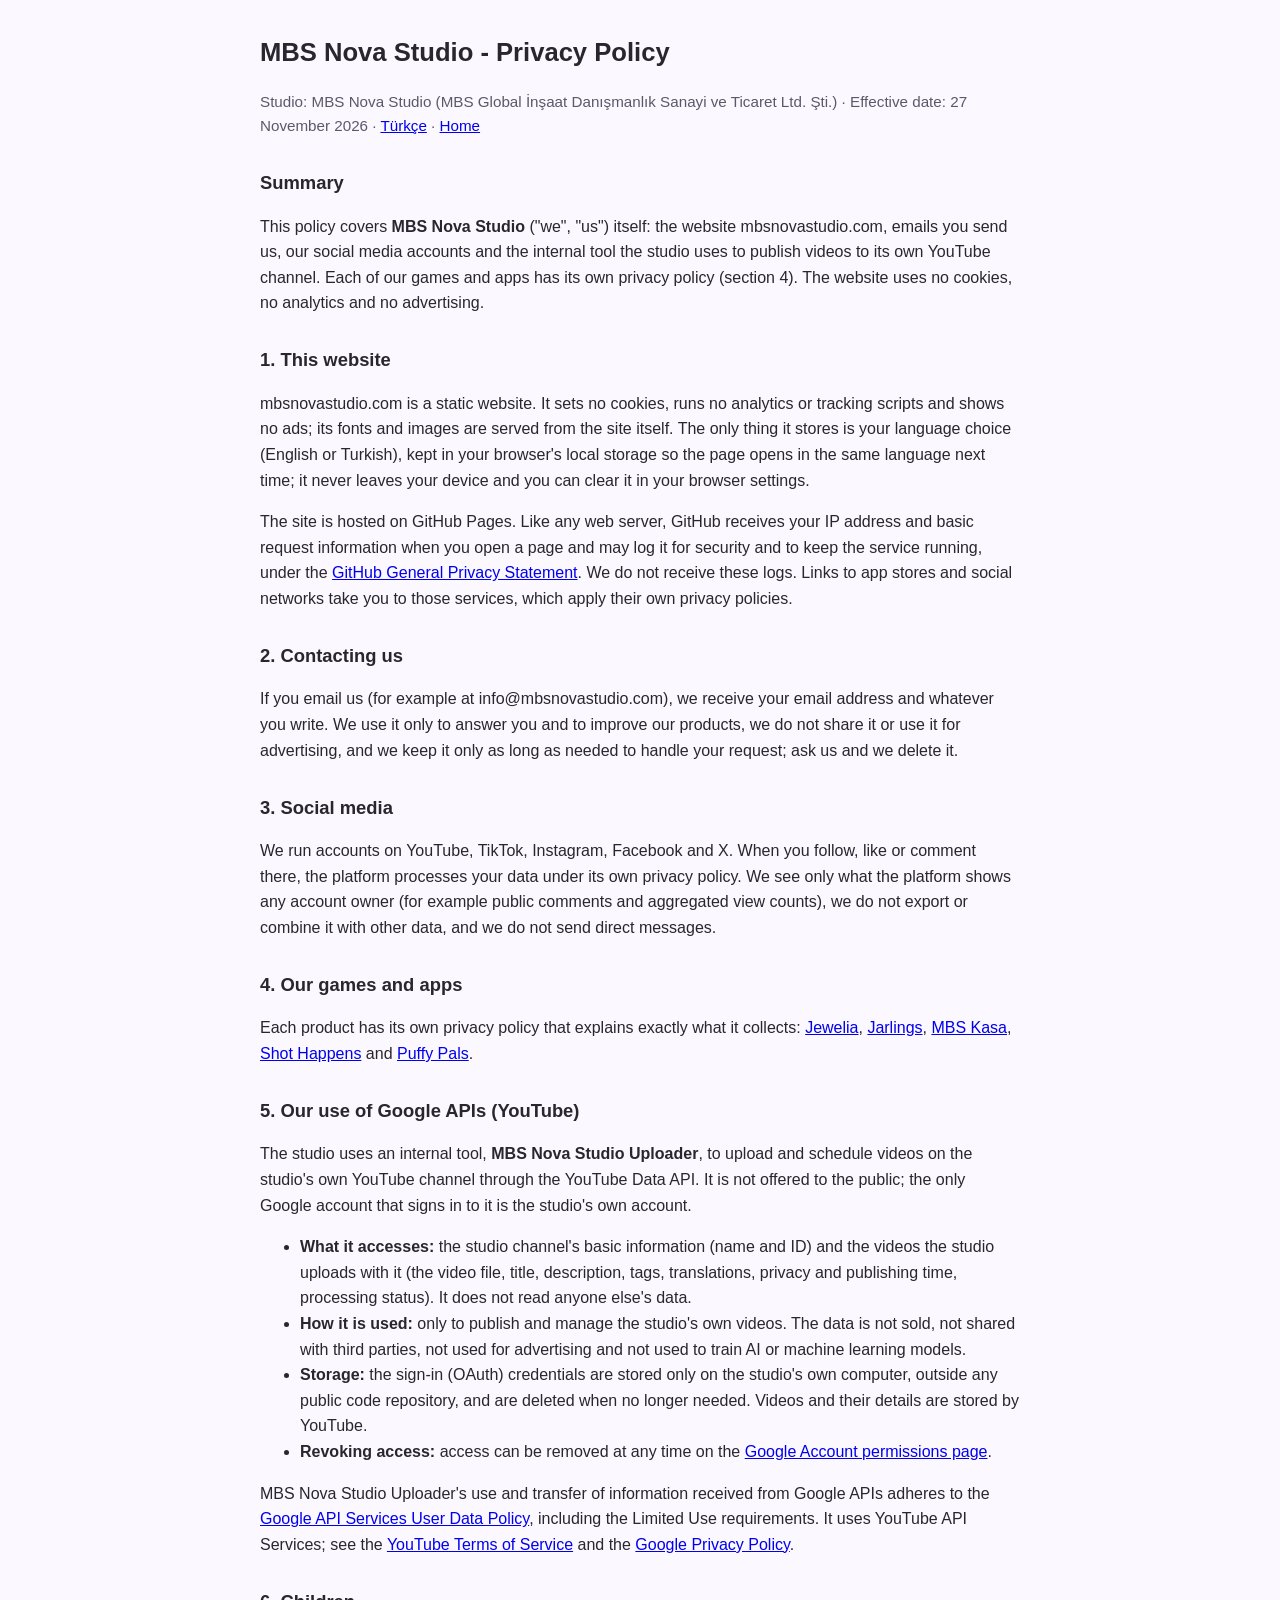
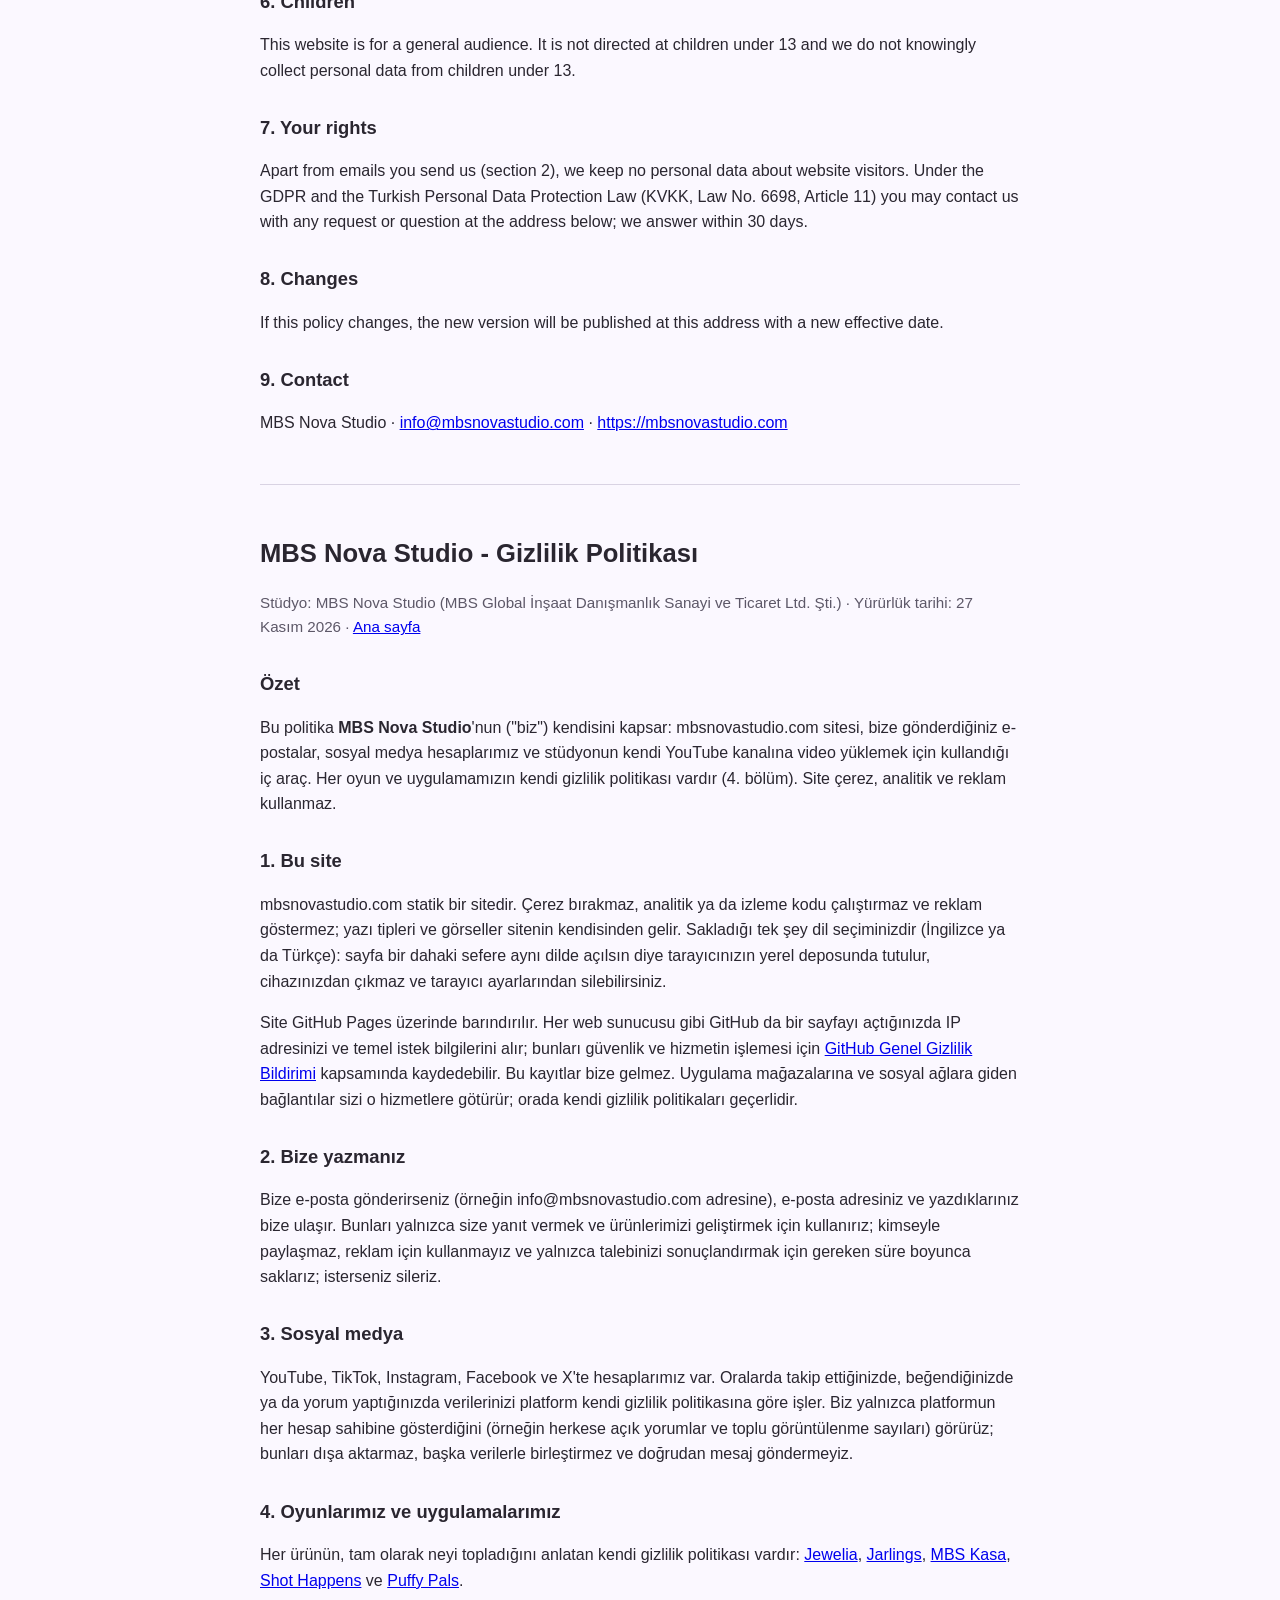
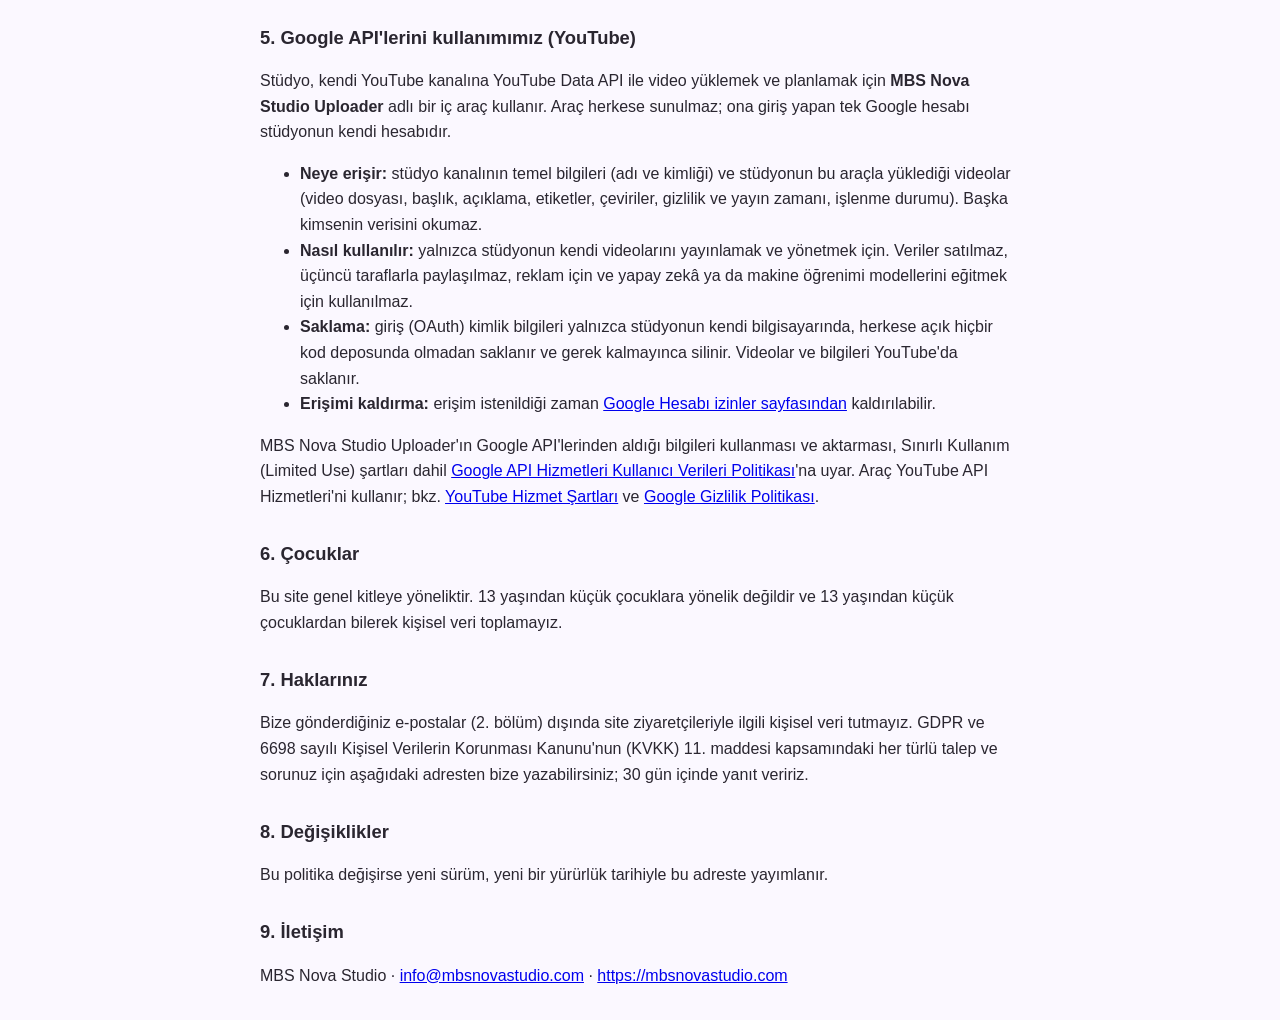
<file: privacy/index.html>
<!doctype html>
<html lang="en">
<head>
<meta charset="utf-8">
<meta name="viewport" content="width=device-width, initial-scale=1">
<title>MBS Nova Studio - Privacy Policy</title>
<meta name="description" content="Privacy policy of MBS Nova Studio: the mbsnovastudio.com website, contacting us, our social media accounts and the studio's use of Google APIs.">
<link rel="canonical" href="https://mbsnovastudio.com/privacy/">
<style>
  body { font-family: -apple-system, Segoe UI, Roboto, Arial, sans-serif; max-width: 760px; margin: 32px auto; padding: 0 16px;
         line-height: 1.6; color: #2a2630; background: #fbf8ff; }
  h1 { font-size: 1.6em; } h2 { font-size: 1.15em; margin-top: 1.6em; }
  .muted { color: #5d5868; font-size: 0.95em; }
  hr { margin: 48px 0; border: 0; border-top: 1px solid #d9d3e3; }
</style>
</head>
<body>
<h1>MBS Nova Studio - Privacy Policy</h1>
<p class="muted">Studio: MBS Nova Studio (MBS Global İnşaat Danışmanlık Sanayi ve Ticaret Ltd. Şti.) &middot; Effective date: 27 November 2026
&middot; <a href="#tr">Türkçe</a> &middot; <a href="/">Home</a></p>

<h2>Summary</h2>
<p>This policy covers <b>MBS Nova Studio</b> ("we", "us") itself: the website mbsnovastudio.com, emails you send us, our
social media accounts and the internal tool the studio uses to publish videos to its own YouTube channel. Each of our games
and apps has its own privacy policy (section 4). The website uses no cookies, no analytics and no advertising.</p>

<h2>1. This website</h2>
<p>mbsnovastudio.com is a static website. It sets no cookies, runs no analytics or tracking scripts and shows no ads; its
fonts and images are served from the site itself. The only thing it stores is your language choice (English or Turkish),
kept in your browser's local storage so the page opens in the same language next time; it never leaves your device and you
can clear it in your browser settings.</p>
<p>The site is hosted on GitHub Pages. Like any web server, GitHub receives your IP address and basic request information
when you open a page and may log it for security and to keep the service running, under the
<a href="https://docs.github.com/en/site-policy/privacy-policies/github-general-privacy-statement">GitHub General Privacy
Statement</a>. We do not receive these logs. Links to app stores and social networks take you to those services, which
apply their own privacy policies.</p>

<h2>2. Contacting us</h2>
<p>If you email us (for example at info@mbsnovastudio.com), we receive your email address and whatever you write. We use it
only to answer you and to improve our products, we do not share it or use it for advertising, and we keep it only as long as
needed to handle your request; ask us and we delete it.</p>

<h2>3. Social media</h2>
<p>We run accounts on YouTube, TikTok, Instagram, Facebook and X. When you follow, like or comment there, the platform
processes your data under its own privacy policy. We see only what the platform shows any account owner (for example
public comments and aggregated view counts), we do not export or combine it with other data, and we do not send direct
messages.</p>

<h2>4. Our games and apps</h2>
<p>Each product has its own privacy policy that explains exactly what it collects:
<a href="/jewelia-privacy/">Jewelia</a>, <a href="/jarlings-privacy/">Jarlings</a>,
<a href="https://mbs-kasa.mbsnova.workers.dev/privacy">MBS Kasa</a>, <a href="/shot-happens-privacy/">Shot Happens</a> and
<a href="/puffy-pals-privacy/">Puffy Pals</a>.</p>

<h2>5. Our use of Google APIs (YouTube)</h2>
<p>The studio uses an internal tool, <b>MBS Nova Studio Uploader</b>, to upload and schedule videos on the studio's own
YouTube channel through the YouTube Data API. It is not offered to the public; the only Google account that signs in to it
is the studio's own account.</p>
<ul>
  <li><b>What it accesses:</b> the studio channel's basic information (name and ID) and the videos the studio uploads with
  it (the video file, title, description, tags, translations, privacy and publishing time, processing status). It does not
  read anyone else's data.</li>
  <li><b>How it is used:</b> only to publish and manage the studio's own videos. The data is not sold, not shared with third
  parties, not used for advertising and not used to train AI or machine learning models.</li>
  <li><b>Storage:</b> the sign-in (OAuth) credentials are stored only on the studio's own computer, outside any public code
  repository, and are deleted when no longer needed. Videos and their details are stored by YouTube.</li>
  <li><b>Revoking access:</b> access can be removed at any time on the
  <a href="https://myaccount.google.com/permissions">Google Account permissions page</a>.</li>
</ul>
<p>MBS Nova Studio Uploader's use and transfer of information received from Google APIs adheres to the
<a href="https://developers.google.com/terms/api-services-user-data-policy">Google API Services User Data Policy</a>,
including the Limited Use requirements. It uses YouTube API Services; see the
<a href="https://www.youtube.com/t/terms">YouTube Terms of Service</a> and the
<a href="https://policies.google.com/privacy">Google Privacy Policy</a>.</p>

<h2>6. Children</h2>
<p>This website is for a general audience. It is not directed at children under 13 and we do not knowingly collect
personal data from children under 13.</p>

<h2>7. Your rights</h2>
<p>Apart from emails you send us (section 2), we keep no personal data about website visitors. Under the GDPR and the
Turkish Personal Data Protection Law (KVKK, Law No. 6698, Article 11) you may contact us with any request or question at
the address below; we answer within 30 days.</p>

<h2>8. Changes</h2>
<p>If this policy changes, the new version will be published at this address with a new effective date.</p>

<h2>9. Contact</h2>
<p>MBS Nova Studio &middot; <a href="mailto:info@mbsnovastudio.com">info@mbsnovastudio.com</a> &middot;
<a href="https://mbsnovastudio.com">https://mbsnovastudio.com</a></p>

<hr>

<h1 id="tr">MBS Nova Studio - Gizlilik Politikası</h1>
<p class="muted">Stüdyo: MBS Nova Studio (MBS Global İnşaat Danışmanlık Sanayi ve Ticaret Ltd. Şti.) &middot; Yürürlük tarihi: 27 Kasım 2026
&middot; <a href="/">Ana sayfa</a></p>

<h2>Özet</h2>
<p>Bu politika <b>MBS Nova Studio</b>'nun ("biz") kendisini kapsar: mbsnovastudio.com sitesi, bize gönderdiğiniz e-postalar,
sosyal medya hesaplarımız ve stüdyonun kendi YouTube kanalına video yüklemek için kullandığı iç araç. Her oyun ve
uygulamamızın kendi gizlilik politikası vardır (4. bölüm). Site çerez, analitik ve reklam kullanmaz.</p>

<h2>1. Bu site</h2>
<p>mbsnovastudio.com statik bir sitedir. Çerez bırakmaz, analitik ya da izleme kodu çalıştırmaz ve reklam göstermez; yazı
tipleri ve görseller sitenin kendisinden gelir. Sakladığı tek şey dil seçiminizdir (İngilizce ya da Türkçe): sayfa bir dahaki
sefere aynı dilde açılsın diye tarayıcınızın yerel deposunda tutulur, cihazınızdan çıkmaz ve tarayıcı ayarlarından
silebilirsiniz.</p>
<p>Site GitHub Pages üzerinde barındırılır. Her web sunucusu gibi GitHub da bir sayfayı açtığınızda IP adresinizi ve temel
istek bilgilerini alır; bunları güvenlik ve hizmetin işlemesi için
<a href="https://docs.github.com/en/site-policy/privacy-policies/github-general-privacy-statement">GitHub Genel Gizlilik
Bildirimi</a> kapsamında kaydedebilir. Bu kayıtlar bize gelmez. Uygulama mağazalarına ve sosyal ağlara giden bağlantılar sizi
o hizmetlere götürür; orada kendi gizlilik politikaları geçerlidir.</p>

<h2>2. Bize yazmanız</h2>
<p>Bize e-posta gönderirseniz (örneğin info@mbsnovastudio.com adresine), e-posta adresiniz ve yazdıklarınız bize ulaşır.
Bunları yalnızca size yanıt vermek ve ürünlerimizi geliştirmek için kullanırız; kimseyle paylaşmaz, reklam için kullanmayız ve
yalnızca talebinizi sonuçlandırmak için gereken süre boyunca saklarız; isterseniz sileriz.</p>

<h2>3. Sosyal medya</h2>
<p>YouTube, TikTok, Instagram, Facebook ve X'te hesaplarımız var. Oralarda takip ettiğinizde, beğendiğinizde ya da yorum
yaptığınızda verilerinizi platform kendi gizlilik politikasına göre işler. Biz yalnızca platformun her hesap sahibine
gösterdiğini (örneğin herkese açık yorumlar ve toplu görüntülenme sayıları) görürüz; bunları dışa aktarmaz, başka verilerle
birleştirmez ve doğrudan mesaj göndermeyiz.</p>

<h2>4. Oyunlarımız ve uygulamalarımız</h2>
<p>Her ürünün, tam olarak neyi topladığını anlatan kendi gizlilik politikası vardır:
<a href="/jewelia-privacy/">Jewelia</a>, <a href="/jarlings-privacy/">Jarlings</a>,
<a href="https://mbs-kasa.mbsnova.workers.dev/privacy">MBS Kasa</a>, <a href="/shot-happens-privacy/#tr">Shot Happens</a> ve
<a href="/puffy-pals-privacy/">Puffy Pals</a>.</p>

<h2>5. Google API'lerini kullanımımız (YouTube)</h2>
<p>Stüdyo, kendi YouTube kanalına YouTube Data API ile video yüklemek ve planlamak için <b>MBS Nova Studio Uploader</b> adlı bir
iç araç kullanır. Araç herkese sunulmaz; ona giriş yapan tek Google hesabı stüdyonun kendi hesabıdır.</p>
<ul>
  <li><b>Neye erişir:</b> stüdyo kanalının temel bilgileri (adı ve kimliği) ve stüdyonun bu araçla yüklediği videolar (video
  dosyası, başlık, açıklama, etiketler, çeviriler, gizlilik ve yayın zamanı, işlenme durumu). Başka kimsenin verisini okumaz.</li>
  <li><b>Nasıl kullanılır:</b> yalnızca stüdyonun kendi videolarını yayınlamak ve yönetmek için. Veriler satılmaz, üçüncü
  taraflarla paylaşılmaz, reklam için ve yapay zekâ ya da makine öğrenimi modellerini eğitmek için kullanılmaz.</li>
  <li><b>Saklama:</b> giriş (OAuth) kimlik bilgileri yalnızca stüdyonun kendi bilgisayarında, herkese açık hiçbir kod deposunda
  olmadan saklanır ve gerek kalmayınca silinir. Videolar ve bilgileri YouTube'da saklanır.</li>
  <li><b>Erişimi kaldırma:</b> erişim istenildiği zaman
  <a href="https://myaccount.google.com/permissions">Google Hesabı izinler sayfasından</a> kaldırılabilir.</li>
</ul>
<p>MBS Nova Studio Uploader'ın Google API'lerinden aldığı bilgileri kullanması ve aktarması, Sınırlı Kullanım (Limited Use)
şartları dahil <a href="https://developers.google.com/terms/api-services-user-data-policy">Google API Hizmetleri Kullanıcı
Verileri Politikası</a>'na uyar. Araç YouTube API Hizmetleri'ni kullanır; bkz.
<a href="https://www.youtube.com/t/terms">YouTube Hizmet Şartları</a> ve
<a href="https://policies.google.com/privacy?hl=tr">Google Gizlilik Politikası</a>.</p>

<h2>6. Çocuklar</h2>
<p>Bu site genel kitleye yöneliktir. 13 yaşından küçük çocuklara yönelik değildir ve 13 yaşından küçük çocuklardan bilerek
kişisel veri toplamayız.</p>

<h2>7. Haklarınız</h2>
<p>Bize gönderdiğiniz e-postalar (2. bölüm) dışında site ziyaretçileriyle ilgili kişisel veri tutmayız. GDPR ve 6698 sayılı
Kişisel Verilerin Korunması Kanunu'nun (KVKK) 11. maddesi kapsamındaki her türlü talep ve sorunuz için aşağıdaki adresten
bize yazabilirsiniz; 30 gün içinde yanıt veririz.</p>

<h2>8. Değişiklikler</h2>
<p>Bu politika değişirse yeni sürüm, yeni bir yürürlük tarihiyle bu adreste yayımlanır.</p>

<h2>9. İletişim</h2>
<p>MBS Nova Studio &middot; <a href="mailto:info@mbsnovastudio.com">info@mbsnovastudio.com</a> &middot;
<a href="https://mbsnovastudio.com">https://mbsnovastudio.com</a></p>
</body>
</html>
</file>
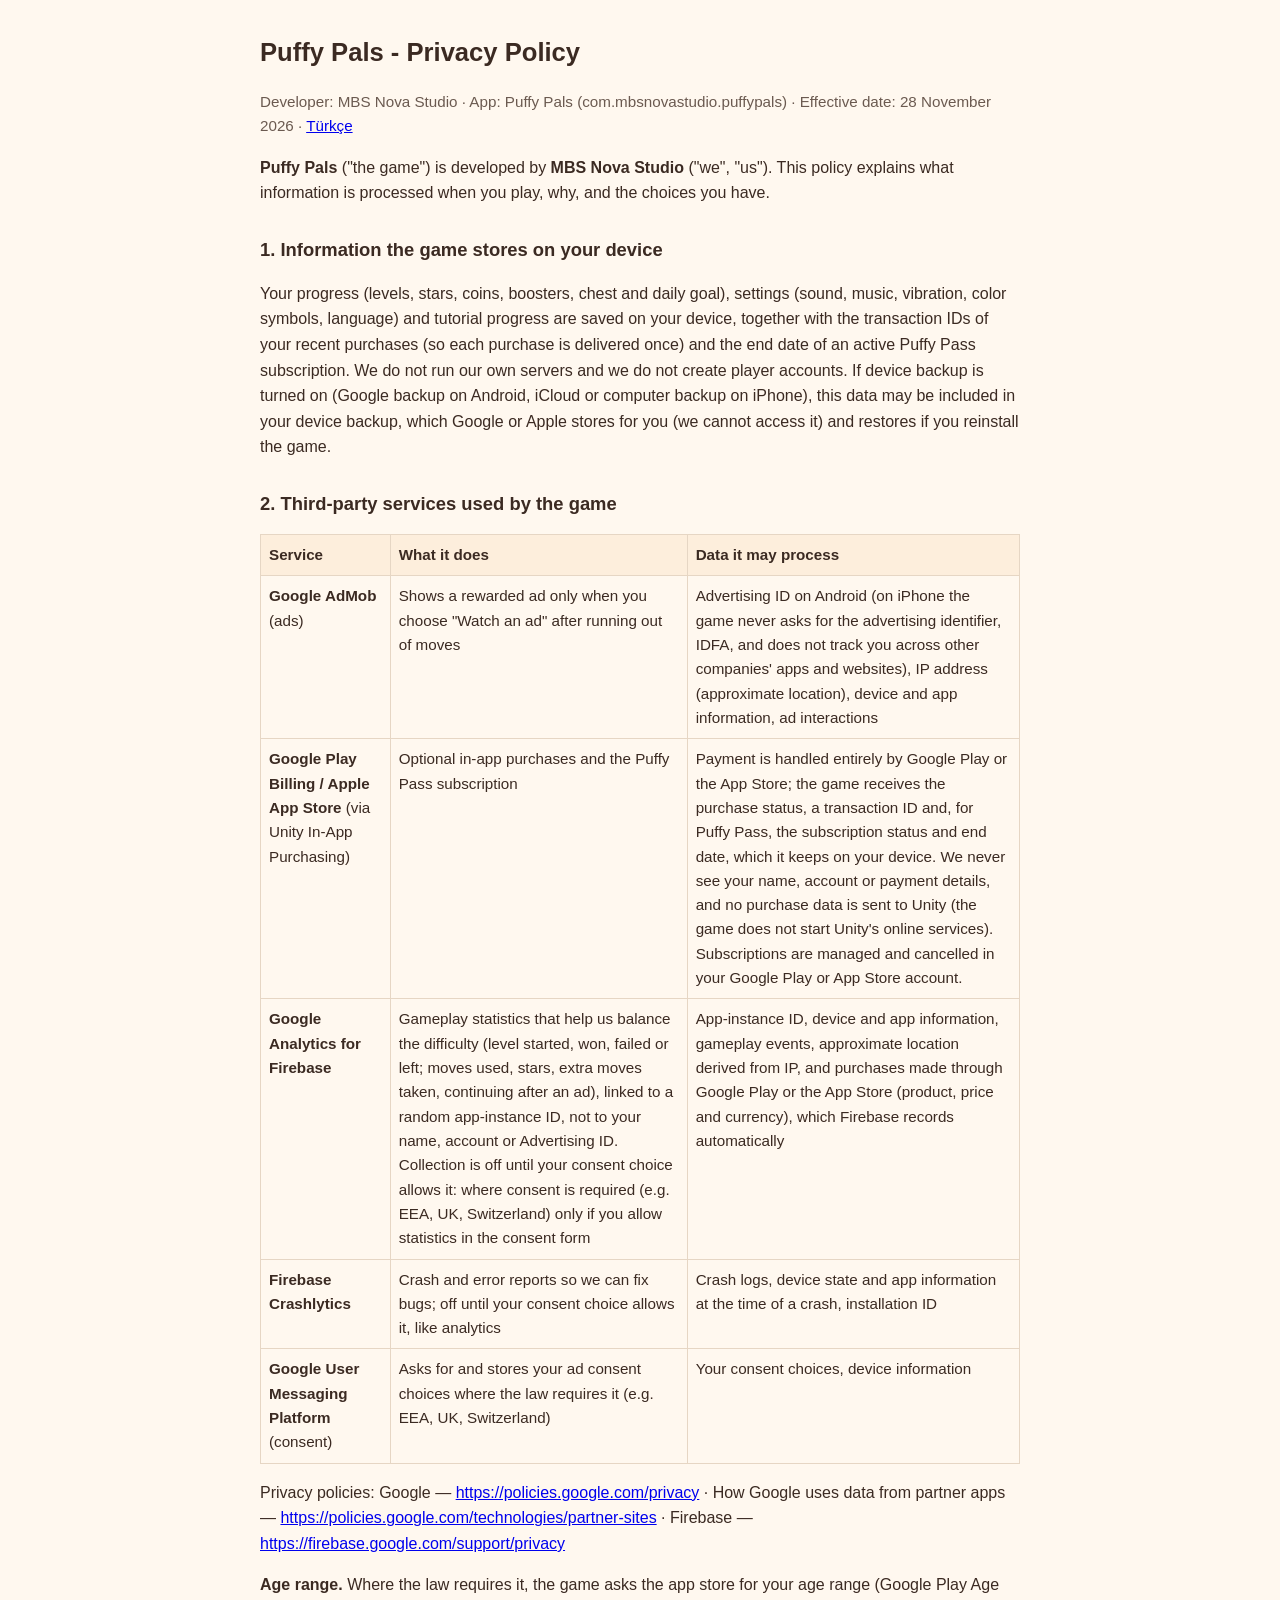
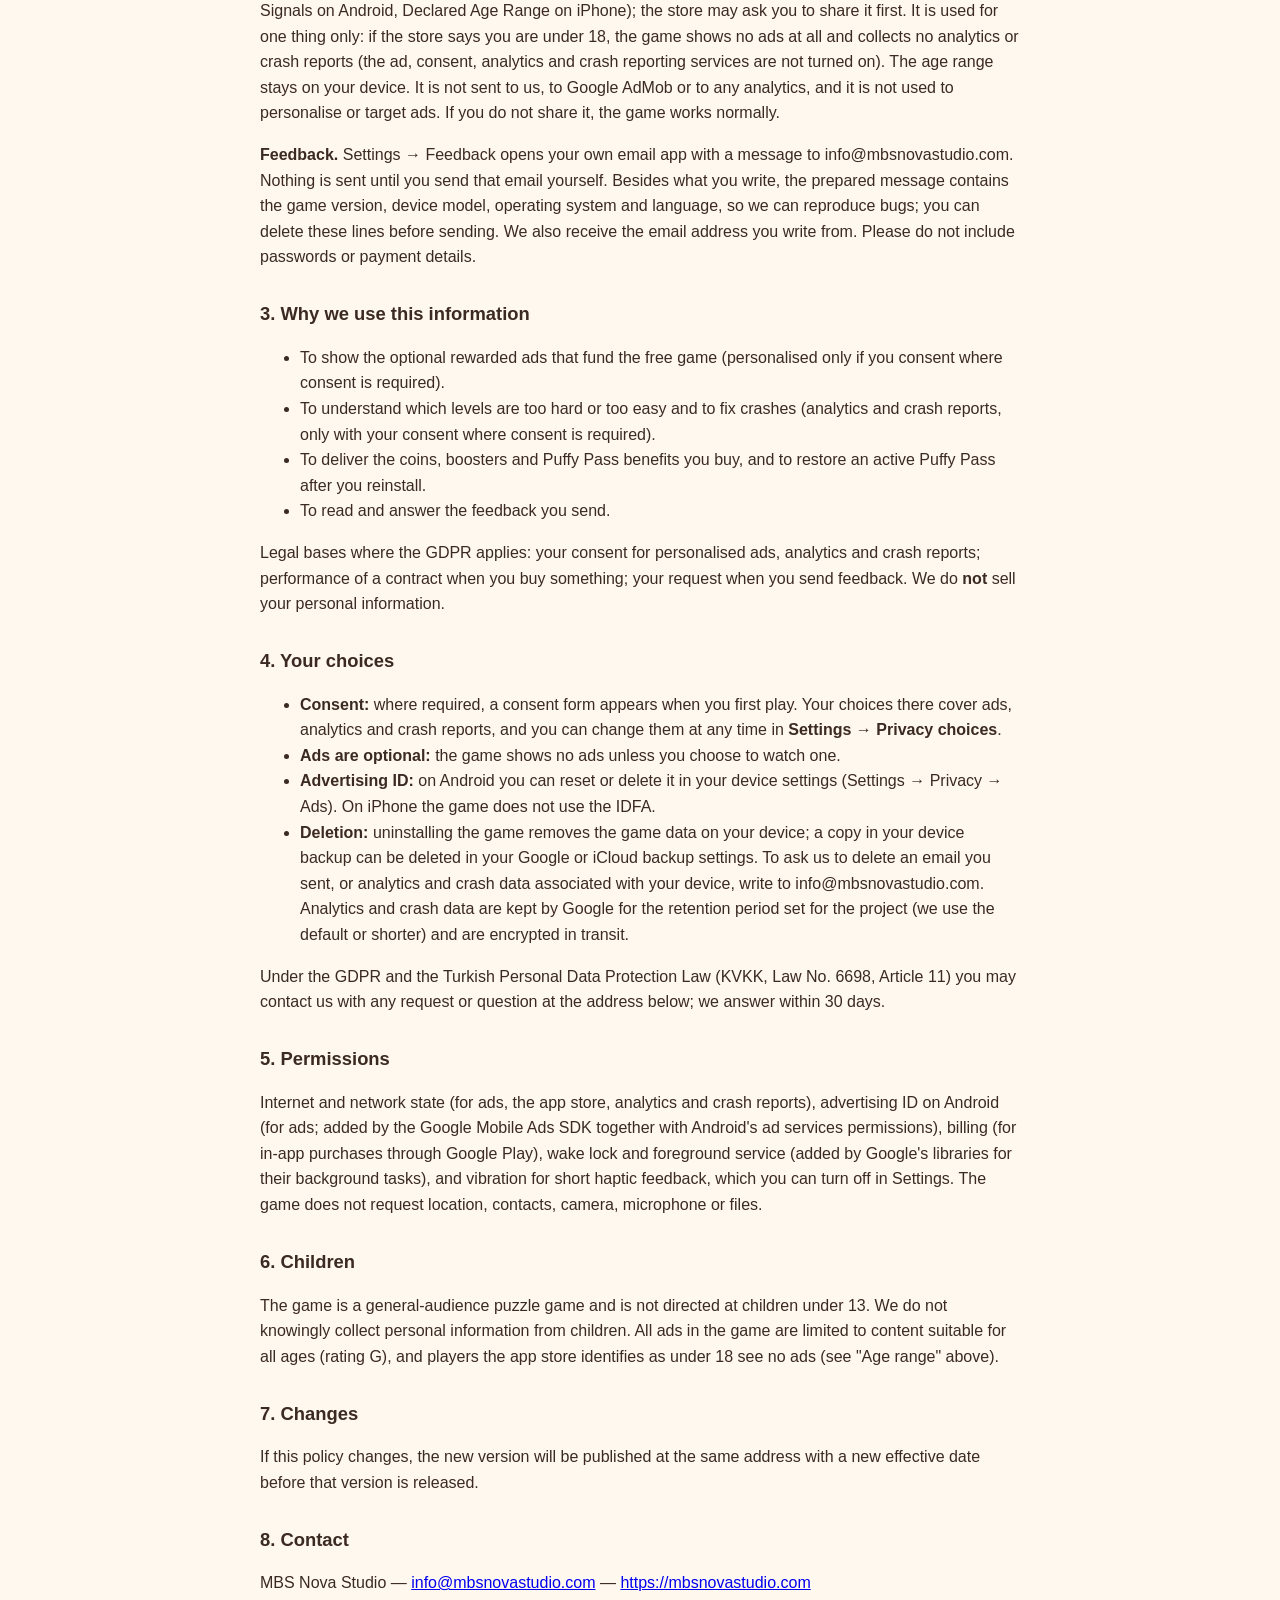
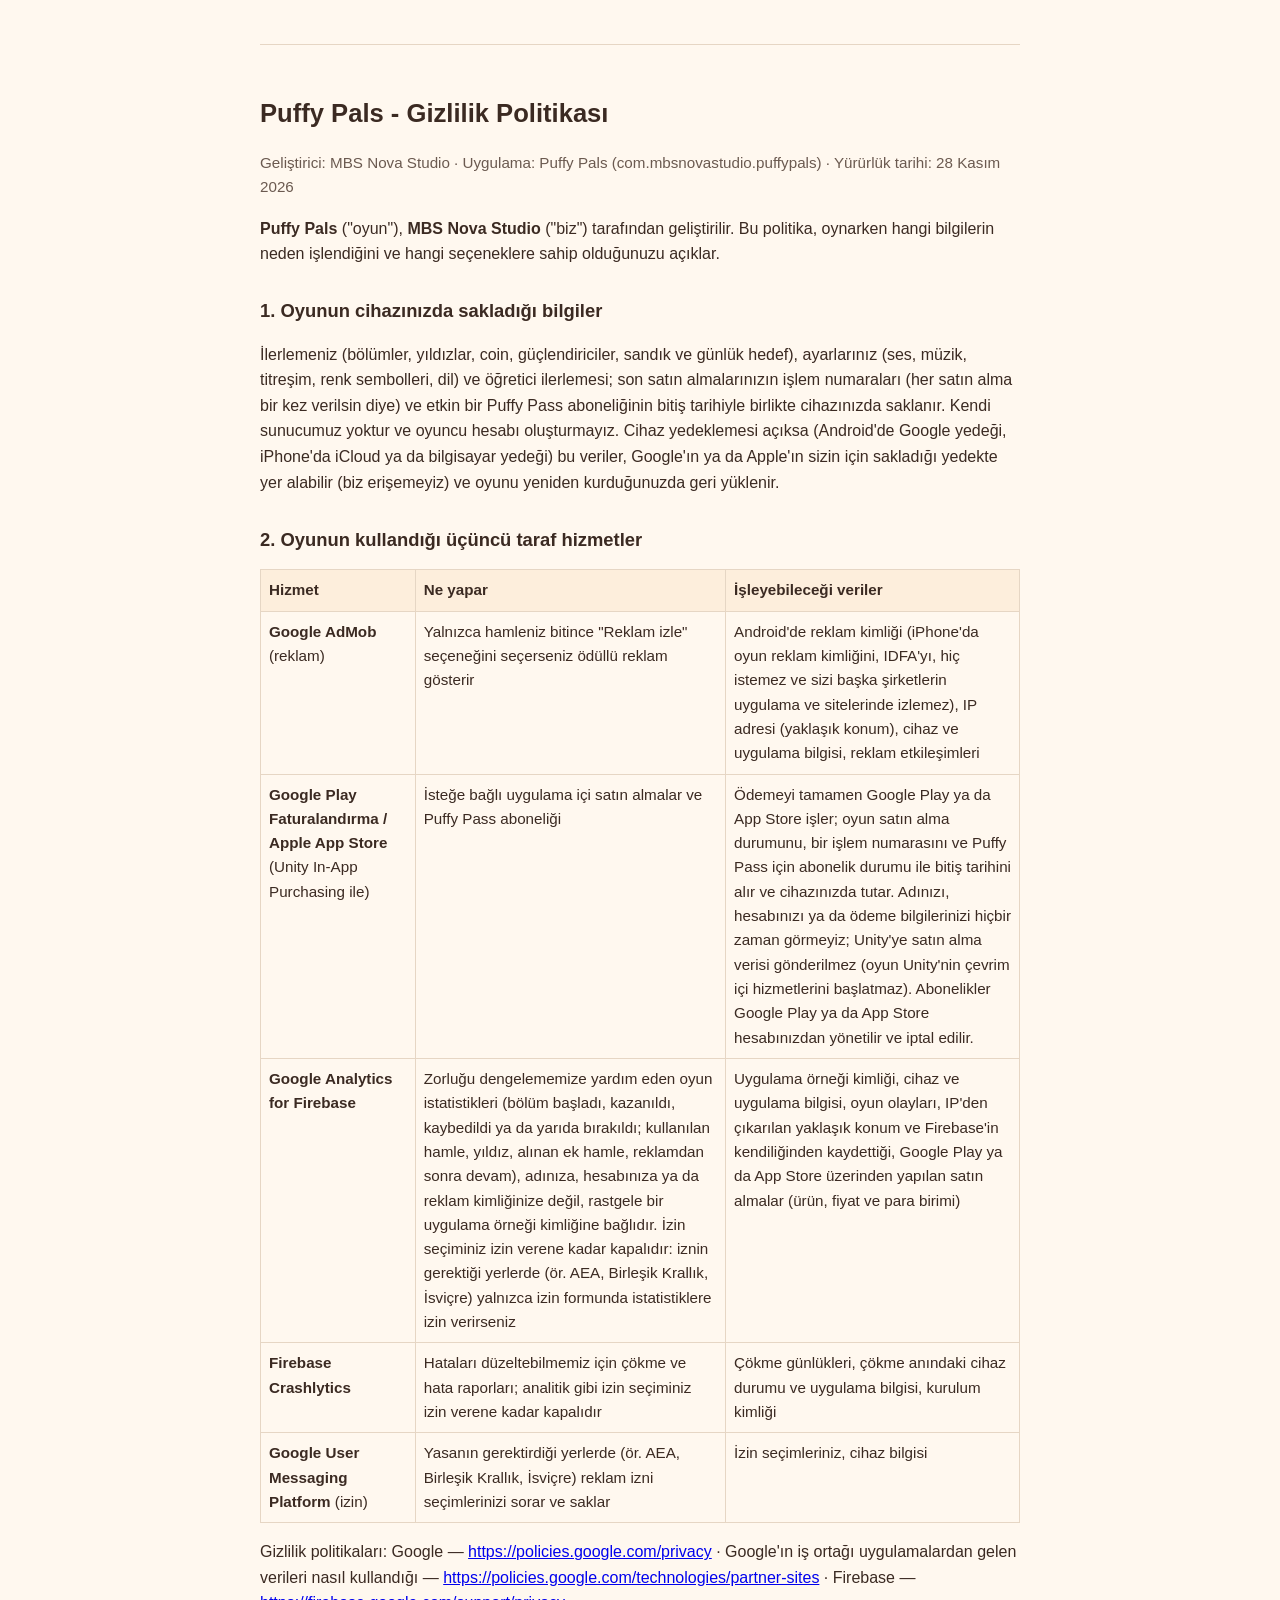
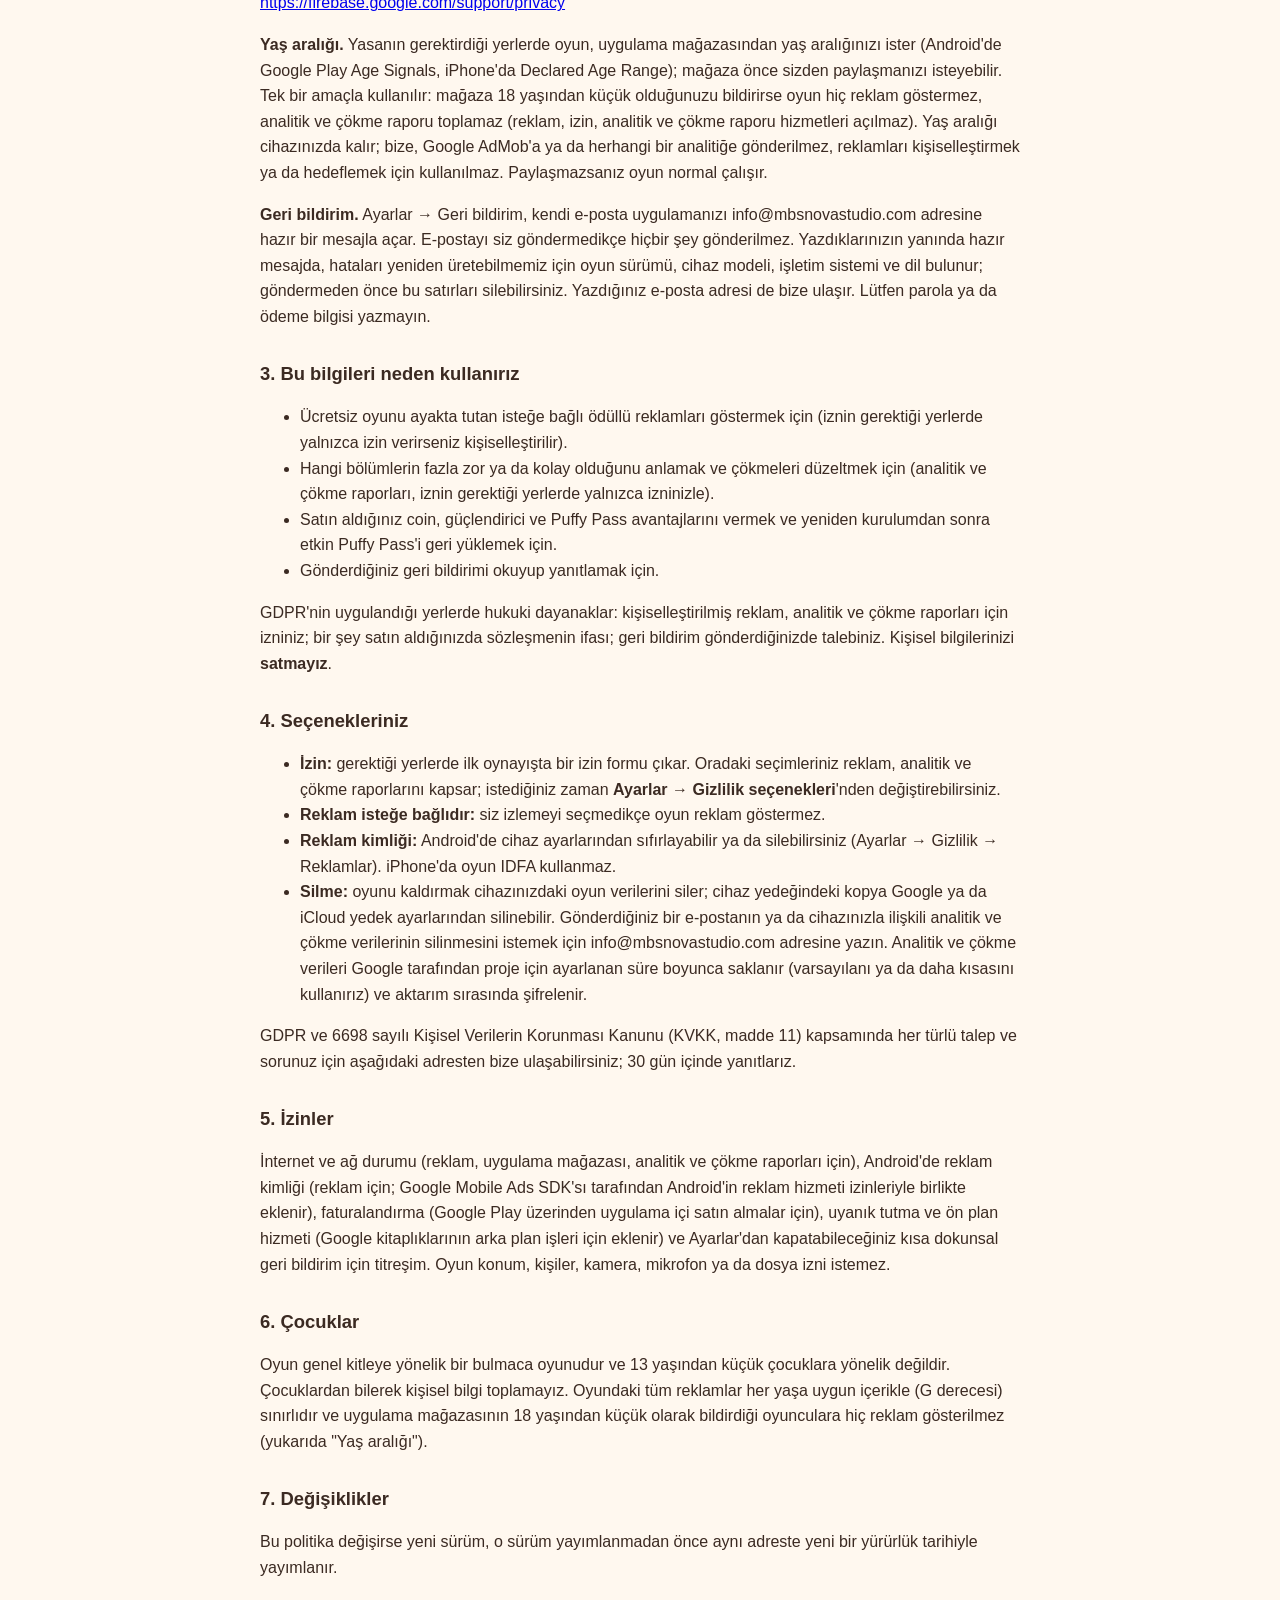
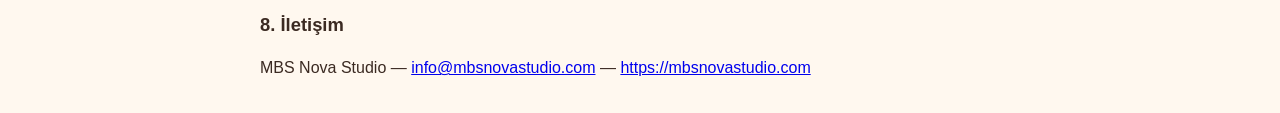
<file: puffy-pals-privacy/index.html>
<!doctype html>
<html lang="en">
<head>
<meta charset="utf-8">
<meta name="viewport" content="width=device-width, initial-scale=1">
<title>Puffy Pals - Privacy Policy</title>
<style>
  body { font-family: -apple-system, Segoe UI, Roboto, Arial, sans-serif; max-width: 760px; margin: 32px auto; padding: 0 16px;
         line-height: 1.6; color: #3b2a22; background: #fff8ef; }
  h1 { font-size: 1.6em; } h2 { font-size: 1.15em; margin-top: 1.6em; }
  .muted { color: #6b5a50; font-size: 0.95em; }
  hr { margin: 48px 0; border: 0; border-top: 1px solid #e6d6c4; }
  .table-wrap { overflow-x: auto; }
  table { border-collapse: collapse; width: 100%; font-size: 0.95em; }
  th, td { border: 1px solid #e6d6c4; padding: 8px; text-align: left; vertical-align: top; }
  th { background: #fdeedc; }
</style>
</head>
<body>
<h1>Puffy Pals - Privacy Policy</h1>
<p class="muted">Developer: MBS Nova Studio &middot; App: Puffy Pals (com.mbsnovastudio.puffypals) &middot; Effective date: 28 November 2026
&middot; <a href="#tr">Türkçe</a></p>
<p><b>Puffy Pals</b> ("the game") is developed by <b>MBS Nova Studio</b> ("we", "us"). This policy explains what information is processed when you play, why, and the choices you have.</p>

<h2>1. Information the game stores on your device</h2>
<p>Your progress (levels, stars, coins, boosters, chest and daily goal), settings (sound, music, vibration, color symbols, language) and tutorial progress are saved on your device, together with the transaction IDs of your recent purchases (so each purchase is delivered once) and the end date of an active Puffy Pass subscription. We do not run our own servers and we do not create player accounts. If device backup is turned on (Google backup on Android, iCloud or computer backup on iPhone), this data may be included in your device backup, which Google or Apple stores for you (we cannot access it) and restores if you reinstall the game.</p>

<h2>2. Third-party services used by the game</h2>
<div class="table-wrap"><table>
<tr><th>Service</th><th>What it does</th><th>Data it may process</th></tr>
<tr><td><b>Google AdMob</b> (ads)</td><td>Shows a rewarded ad only when you choose "Watch an ad" after running out of moves</td><td>Advertising ID on Android (on iPhone the game never asks for the advertising identifier, IDFA, and does not track you across other companies' apps and websites), IP address (approximate location), device and app information, ad interactions</td></tr>
<tr><td><b>Google Play Billing / Apple App Store</b> (via Unity In-App Purchasing)</td><td>Optional in-app purchases and the Puffy Pass subscription</td><td>Payment is handled entirely by Google Play or the App Store; the game receives the purchase status, a transaction ID and, for Puffy Pass, the subscription status and end date, which it keeps on your device. We never see your name, account or payment details, and no purchase data is sent to Unity (the game does not start Unity's online services). Subscriptions are managed and cancelled in your Google Play or App Store account.</td></tr>
<tr><td><b>Google Analytics for Firebase</b></td><td>Gameplay statistics that help us balance the difficulty (level started, won, failed or left; moves used, stars, extra moves taken, continuing after an ad), linked to a random app-instance ID, not to your name, account or Advertising ID. Collection is off until your consent choice allows it: where consent is required (e.g. EEA, UK, Switzerland) only if you allow statistics in the consent form</td><td>App-instance ID, device and app information, gameplay events, approximate location derived from IP, and purchases made through Google Play or the App Store (product, price and currency), which Firebase records automatically</td></tr>
<tr><td><b>Firebase Crashlytics</b></td><td>Crash and error reports so we can fix bugs; off until your consent choice allows it, like analytics</td><td>Crash logs, device state and app information at the time of a crash, installation ID</td></tr>
<tr><td><b>Google User Messaging Platform</b> (consent)</td><td>Asks for and stores your ad consent choices where the law requires it (e.g. EEA, UK, Switzerland)</td><td>Your consent choices, device information</td></tr>
</table></div>
<p>Privacy policies: Google — <a href="https://policies.google.com/privacy">https://policies.google.com/privacy</a> &middot; How Google uses data from partner apps — <a href="https://policies.google.com/technologies/partner-sites">https://policies.google.com/technologies/partner-sites</a> &middot; Firebase — <a href="https://firebase.google.com/support/privacy">https://firebase.google.com/support/privacy</a></p>
<p><b>Age range.</b> Where the law requires it, the game asks the app store for your age range (Google Play Age Signals on Android, Declared Age Range on iPhone); the store may ask you to share it first. It is used for one thing only: if the store says you are under 18, the game shows no ads at all and collects no analytics or crash reports (the ad, consent, analytics and crash reporting services are not turned on). The age range stays on your device. It is not sent to us, to Google AdMob or to any analytics, and it is not used to personalise or target ads. If you do not share it, the game works normally.</p>
<p><b>Feedback.</b> Settings &rarr; Feedback opens your own email app with a message to info@mbsnovastudio.com. Nothing is sent until you send that email yourself. Besides what you write, the prepared message contains the game version, device model, operating system and language, so we can reproduce bugs; you can delete these lines before sending. We also receive the email address you write from. Please do not include passwords or payment details.</p>

<h2>3. Why we use this information</h2>
<ul>
  <li>To show the optional rewarded ads that fund the free game (personalised only if you consent where consent is required).</li>
  <li>To understand which levels are too hard or too easy and to fix crashes (analytics and crash reports, only with your consent where consent is required).</li>
  <li>To deliver the coins, boosters and Puffy Pass benefits you buy, and to restore an active Puffy Pass after you reinstall.</li>
  <li>To read and answer the feedback you send.</li>
</ul>
<p>Legal bases where the GDPR applies: your consent for personalised ads, analytics and crash reports; performance of a contract when you buy something; your request when you send feedback. We do <b>not</b> sell your personal information.</p>

<h2>4. Your choices</h2>
<ul>
  <li><b>Consent:</b> where required, a consent form appears when you first play. Your choices there cover ads, analytics and crash reports, and you can change them at any time in <b>Settings &rarr; Privacy choices</b>.</li>
  <li><b>Ads are optional:</b> the game shows no ads unless you choose to watch one.</li>
  <li><b>Advertising ID:</b> on Android you can reset or delete it in your device settings (Settings &rarr; Privacy &rarr; Ads). On iPhone the game does not use the IDFA.</li>
  <li><b>Deletion:</b> uninstalling the game removes the game data on your device; a copy in your device backup can be deleted in your Google or iCloud backup settings. To ask us to delete an email you sent, or analytics and crash data associated with your device, write to info@mbsnovastudio.com. Analytics and crash data are kept by Google for the retention period set for the project (we use the default or shorter) and are encrypted in transit.</li>
</ul>
<p>Under the GDPR and the Turkish Personal Data Protection Law (KVKK, Law No. 6698, Article 11) you may contact us with any request or question at the address below; we answer within 30 days.</p>

<h2>5. Permissions</h2>
<p>Internet and network state (for ads, the app store, analytics and crash reports), advertising ID on Android (for ads; added by the Google Mobile Ads SDK together with Android's ad services permissions), billing (for in-app purchases through Google Play), wake lock and foreground service (added by Google's libraries for their background tasks), and vibration for short haptic feedback, which you can turn off in Settings. The game does not request location, contacts, camera, microphone or files.</p>

<h2>6. Children</h2>
<p>The game is a general-audience puzzle game and is not directed at children under 13. We do not knowingly collect personal information from children. All ads in the game are limited to content suitable for all ages (rating G), and players the app store identifies as under 18 see no ads (see "Age range" above).</p>

<h2>7. Changes</h2>
<p>If this policy changes, the new version will be published at the same address with a new effective date before that version is released.</p>

<h2>8. Contact</h2>
<p>MBS Nova Studio — <a href="mailto:info@mbsnovastudio.com">info@mbsnovastudio.com</a> — <a href="https://mbsnovastudio.com">https://mbsnovastudio.com</a></p>

<hr>

<h1 id="tr">Puffy Pals - Gizlilik Politikası</h1>
<p class="muted">Geliştirici: MBS Nova Studio &middot; Uygulama: Puffy Pals (com.mbsnovastudio.puffypals) &middot; Yürürlük tarihi: 28 Kasım 2026</p>
<p><b>Puffy Pals</b> ("oyun"), <b>MBS Nova Studio</b> ("biz") tarafından geliştirilir. Bu politika, oynarken hangi bilgilerin neden işlendiğini ve hangi seçeneklere sahip olduğunuzu açıklar.</p>

<h2>1. Oyunun cihazınızda sakladığı bilgiler</h2>
<p>İlerlemeniz (bölümler, yıldızlar, coin, güçlendiriciler, sandık ve günlük hedef), ayarlarınız (ses, müzik, titreşim, renk sembolleri, dil) ve öğretici ilerlemesi; son satın almalarınızın işlem numaraları (her satın alma bir kez verilsin diye) ve etkin bir Puffy Pass aboneliğinin bitiş tarihiyle birlikte cihazınızda saklanır. Kendi sunucumuz yoktur ve oyuncu hesabı oluşturmayız. Cihaz yedeklemesi açıksa (Android'de Google yedeği, iPhone'da iCloud ya da bilgisayar yedeği) bu veriler, Google'ın ya da Apple'ın sizin için sakladığı yedekte yer alabilir (biz erişemeyiz) ve oyunu yeniden kurduğunuzda geri yüklenir.</p>

<h2>2. Oyunun kullandığı üçüncü taraf hizmetler</h2>
<div class="table-wrap"><table>
<tr><th>Hizmet</th><th>Ne yapar</th><th>İşleyebileceği veriler</th></tr>
<tr><td><b>Google AdMob</b> (reklam)</td><td>Yalnızca hamleniz bitince "Reklam izle" seçeneğini seçerseniz ödüllü reklam gösterir</td><td>Android'de reklam kimliği (iPhone'da oyun reklam kimliğini, IDFA'yı, hiç istemez ve sizi başka şirketlerin uygulama ve sitelerinde izlemez), IP adresi (yaklaşık konum), cihaz ve uygulama bilgisi, reklam etkileşimleri</td></tr>
<tr><td><b>Google Play Faturalandırma / Apple App Store</b> (Unity In-App Purchasing ile)</td><td>İsteğe bağlı uygulama içi satın almalar ve Puffy Pass aboneliği</td><td>Ödemeyi tamamen Google Play ya da App Store işler; oyun satın alma durumunu, bir işlem numarasını ve Puffy Pass için abonelik durumu ile bitiş tarihini alır ve cihazınızda tutar. Adınızı, hesabınızı ya da ödeme bilgilerinizi hiçbir zaman görmeyiz; Unity'ye satın alma verisi gönderilmez (oyun Unity'nin çevrim içi hizmetlerini başlatmaz). Abonelikler Google Play ya da App Store hesabınızdan yönetilir ve iptal edilir.</td></tr>
<tr><td><b>Google Analytics for Firebase</b></td><td>Zorluğu dengelememize yardım eden oyun istatistikleri (bölüm başladı, kazanıldı, kaybedildi ya da yarıda bırakıldı; kullanılan hamle, yıldız, alınan ek hamle, reklamdan sonra devam), adınıza, hesabınıza ya da reklam kimliğinize değil, rastgele bir uygulama örneği kimliğine bağlıdır. İzin seçiminiz izin verene kadar kapalıdır: iznin gerektiği yerlerde (ör. AEA, Birleşik Krallık, İsviçre) yalnızca izin formunda istatistiklere izin verirseniz</td><td>Uygulama örneği kimliği, cihaz ve uygulama bilgisi, oyun olayları, IP'den çıkarılan yaklaşık konum ve Firebase'in kendiliğinden kaydettiği, Google Play ya da App Store üzerinden yapılan satın almalar (ürün, fiyat ve para birimi)</td></tr>
<tr><td><b>Firebase Crashlytics</b></td><td>Hataları düzeltebilmemiz için çökme ve hata raporları; analitik gibi izin seçiminiz izin verene kadar kapalıdır</td><td>Çökme günlükleri, çökme anındaki cihaz durumu ve uygulama bilgisi, kurulum kimliği</td></tr>
<tr><td><b>Google User Messaging Platform</b> (izin)</td><td>Yasanın gerektirdiği yerlerde (ör. AEA, Birleşik Krallık, İsviçre) reklam izni seçimlerinizi sorar ve saklar</td><td>İzin seçimleriniz, cihaz bilgisi</td></tr>
</table></div>
<p>Gizlilik politikaları: Google — <a href="https://policies.google.com/privacy">https://policies.google.com/privacy</a> &middot; Google'ın iş ortağı uygulamalardan gelen verileri nasıl kullandığı — <a href="https://policies.google.com/technologies/partner-sites">https://policies.google.com/technologies/partner-sites</a> &middot; Firebase — <a href="https://firebase.google.com/support/privacy">https://firebase.google.com/support/privacy</a></p>
<p><b>Yaş aralığı.</b> Yasanın gerektirdiği yerlerde oyun, uygulama mağazasından yaş aralığınızı ister (Android'de Google Play Age Signals, iPhone'da Declared Age Range); mağaza önce sizden paylaşmanızı isteyebilir. Tek bir amaçla kullanılır: mağaza 18 yaşından küçük olduğunuzu bildirirse oyun hiç reklam göstermez, analitik ve çökme raporu toplamaz (reklam, izin, analitik ve çökme raporu hizmetleri açılmaz). Yaş aralığı cihazınızda kalır; bize, Google AdMob'a ya da herhangi bir analitiğe gönderilmez, reklamları kişiselleştirmek ya da hedeflemek için kullanılmaz. Paylaşmazsanız oyun normal çalışır.</p>
<p><b>Geri bildirim.</b> Ayarlar &rarr; Geri bildirim, kendi e-posta uygulamanızı info@mbsnovastudio.com adresine hazır bir mesajla açar. E-postayı siz göndermedikçe hiçbir şey gönderilmez. Yazdıklarınızın yanında hazır mesajda, hataları yeniden üretebilmemiz için oyun sürümü, cihaz modeli, işletim sistemi ve dil bulunur; göndermeden önce bu satırları silebilirsiniz. Yazdığınız e-posta adresi de bize ulaşır. Lütfen parola ya da ödeme bilgisi yazmayın.</p>

<h2>3. Bu bilgileri neden kullanırız</h2>
<ul>
  <li>Ücretsiz oyunu ayakta tutan isteğe bağlı ödüllü reklamları göstermek için (iznin gerektiği yerlerde yalnızca izin verirseniz kişiselleştirilir).</li>
  <li>Hangi bölümlerin fazla zor ya da kolay olduğunu anlamak ve çökmeleri düzeltmek için (analitik ve çökme raporları, iznin gerektiği yerlerde yalnızca izninizle).</li>
  <li>Satın aldığınız coin, güçlendirici ve Puffy Pass avantajlarını vermek ve yeniden kurulumdan sonra etkin Puffy Pass'i geri yüklemek için.</li>
  <li>Gönderdiğiniz geri bildirimi okuyup yanıtlamak için.</li>
</ul>
<p>GDPR'nin uygulandığı yerlerde hukuki dayanaklar: kişiselleştirilmiş reklam, analitik ve çökme raporları için izniniz; bir şey satın aldığınızda sözleşmenin ifası; geri bildirim gönderdiğinizde talebiniz. Kişisel bilgilerinizi <b>satmayız</b>.</p>

<h2>4. Seçenekleriniz</h2>
<ul>
  <li><b>İzin:</b> gerektiği yerlerde ilk oynayışta bir izin formu çıkar. Oradaki seçimleriniz reklam, analitik ve çökme raporlarını kapsar; istediğiniz zaman <b>Ayarlar &rarr; Gizlilik seçenekleri</b>'nden değiştirebilirsiniz.</li>
  <li><b>Reklam isteğe bağlıdır:</b> siz izlemeyi seçmedikçe oyun reklam göstermez.</li>
  <li><b>Reklam kimliği:</b> Android'de cihaz ayarlarından sıfırlayabilir ya da silebilirsiniz (Ayarlar &rarr; Gizlilik &rarr; Reklamlar). iPhone'da oyun IDFA kullanmaz.</li>
  <li><b>Silme:</b> oyunu kaldırmak cihazınızdaki oyun verilerini siler; cihaz yedeğindeki kopya Google ya da iCloud yedek ayarlarından silinebilir. Gönderdiğiniz bir e-postanın ya da cihazınızla ilişkili analitik ve çökme verilerinin silinmesini istemek için info@mbsnovastudio.com adresine yazın. Analitik ve çökme verileri Google tarafından proje için ayarlanan süre boyunca saklanır (varsayılanı ya da daha kısasını kullanırız) ve aktarım sırasında şifrelenir.</li>
</ul>
<p>GDPR ve 6698 sayılı Kişisel Verilerin Korunması Kanunu (KVKK, madde 11) kapsamında her türlü talep ve sorunuz için aşağıdaki adresten bize ulaşabilirsiniz; 30 gün içinde yanıtlarız.</p>

<h2>5. İzinler</h2>
<p>İnternet ve ağ durumu (reklam, uygulama mağazası, analitik ve çökme raporları için), Android'de reklam kimliği (reklam için; Google Mobile Ads SDK'sı tarafından Android'in reklam hizmeti izinleriyle birlikte eklenir), faturalandırma (Google Play üzerinden uygulama içi satın almalar için), uyanık tutma ve ön plan hizmeti (Google kitaplıklarının arka plan işleri için eklenir) ve Ayarlar'dan kapatabileceğiniz kısa dokunsal geri bildirim için titreşim. Oyun konum, kişiler, kamera, mikrofon ya da dosya izni istemez.</p>

<h2>6. Çocuklar</h2>
<p>Oyun genel kitleye yönelik bir bulmaca oyunudur ve 13 yaşından küçük çocuklara yönelik değildir. Çocuklardan bilerek kişisel bilgi toplamayız. Oyundaki tüm reklamlar her yaşa uygun içerikle (G derecesi) sınırlıdır ve uygulama mağazasının 18 yaşından küçük olarak bildirdiği oyunculara hiç reklam gösterilmez (yukarıda "Yaş aralığı").</p>

<h2>7. Değişiklikler</h2>
<p>Bu politika değişirse yeni sürüm, o sürüm yayımlanmadan önce aynı adreste yeni bir yürürlük tarihiyle yayımlanır.</p>

<h2>8. İletişim</h2>
<p>MBS Nova Studio — <a href="mailto:info@mbsnovastudio.com">info@mbsnovastudio.com</a> — <a href="https://mbsnovastudio.com">https://mbsnovastudio.com</a></p>
</body>
</html>
</file>
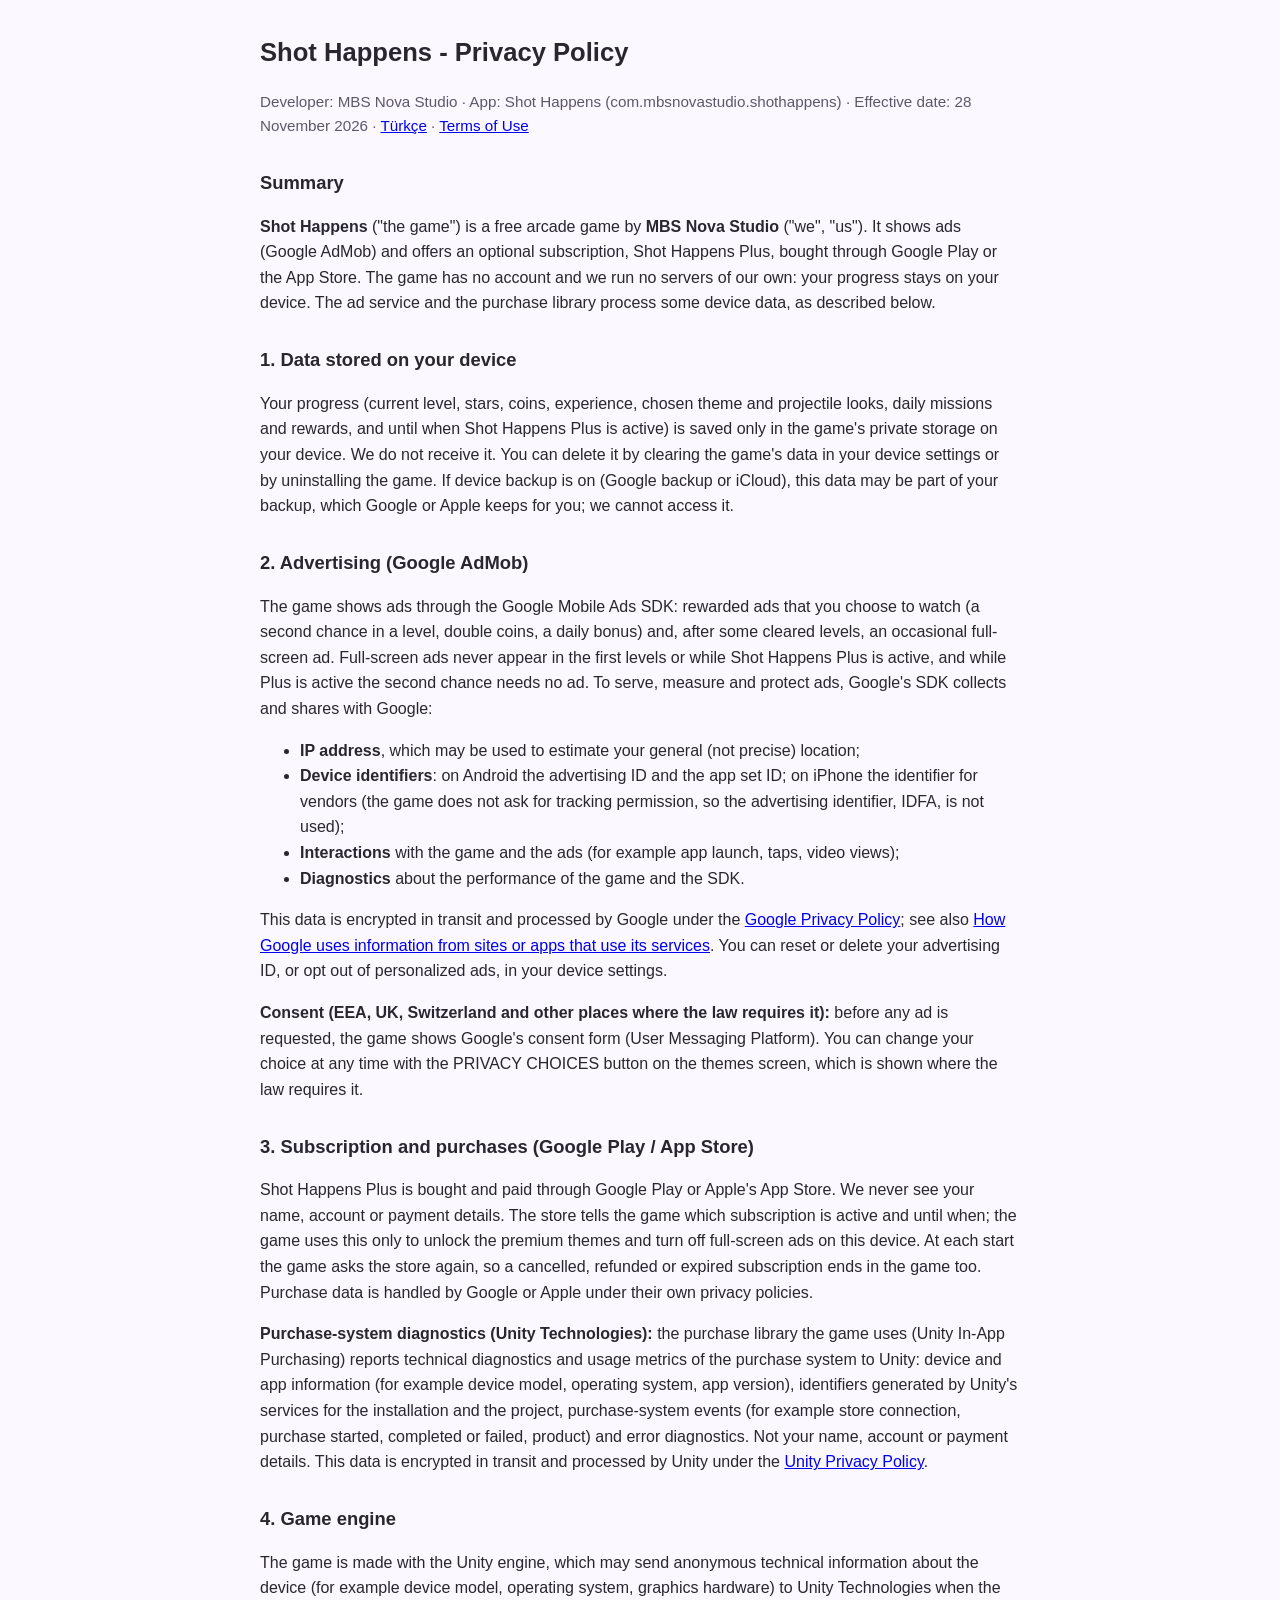
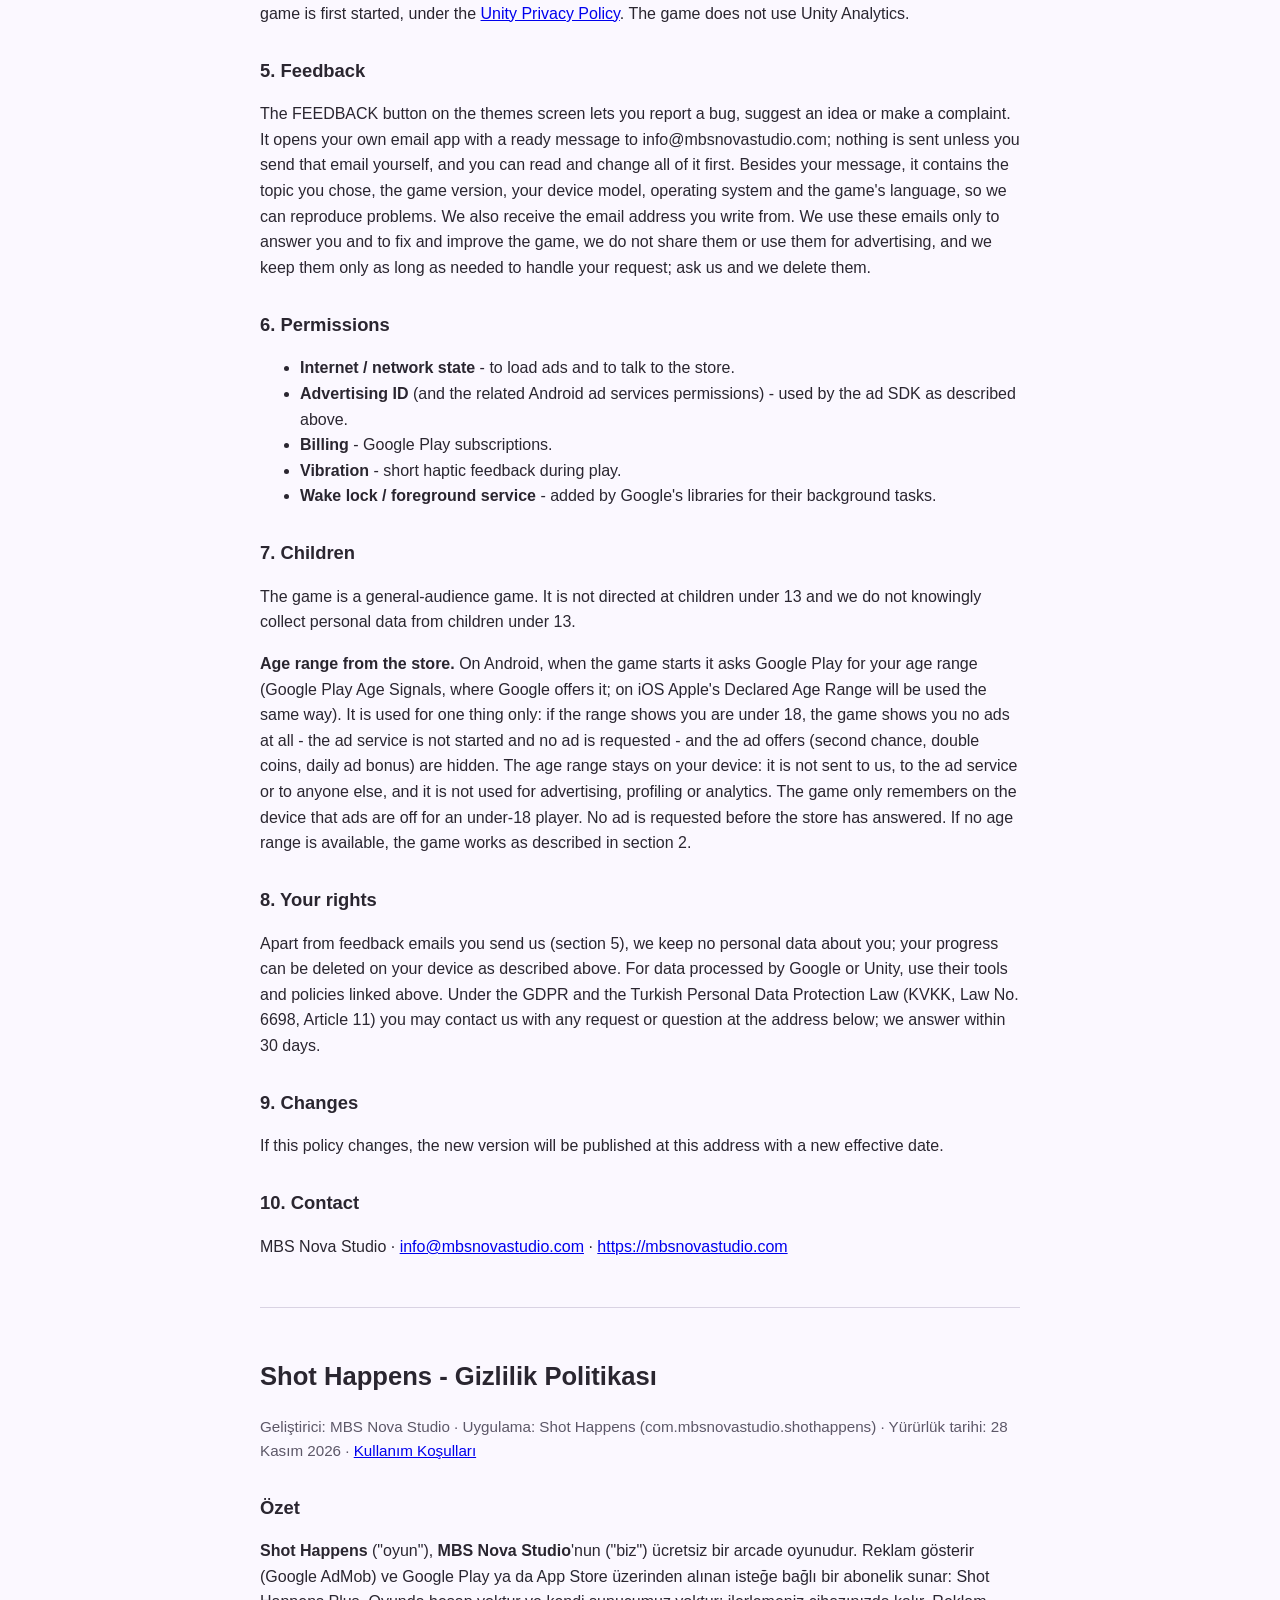
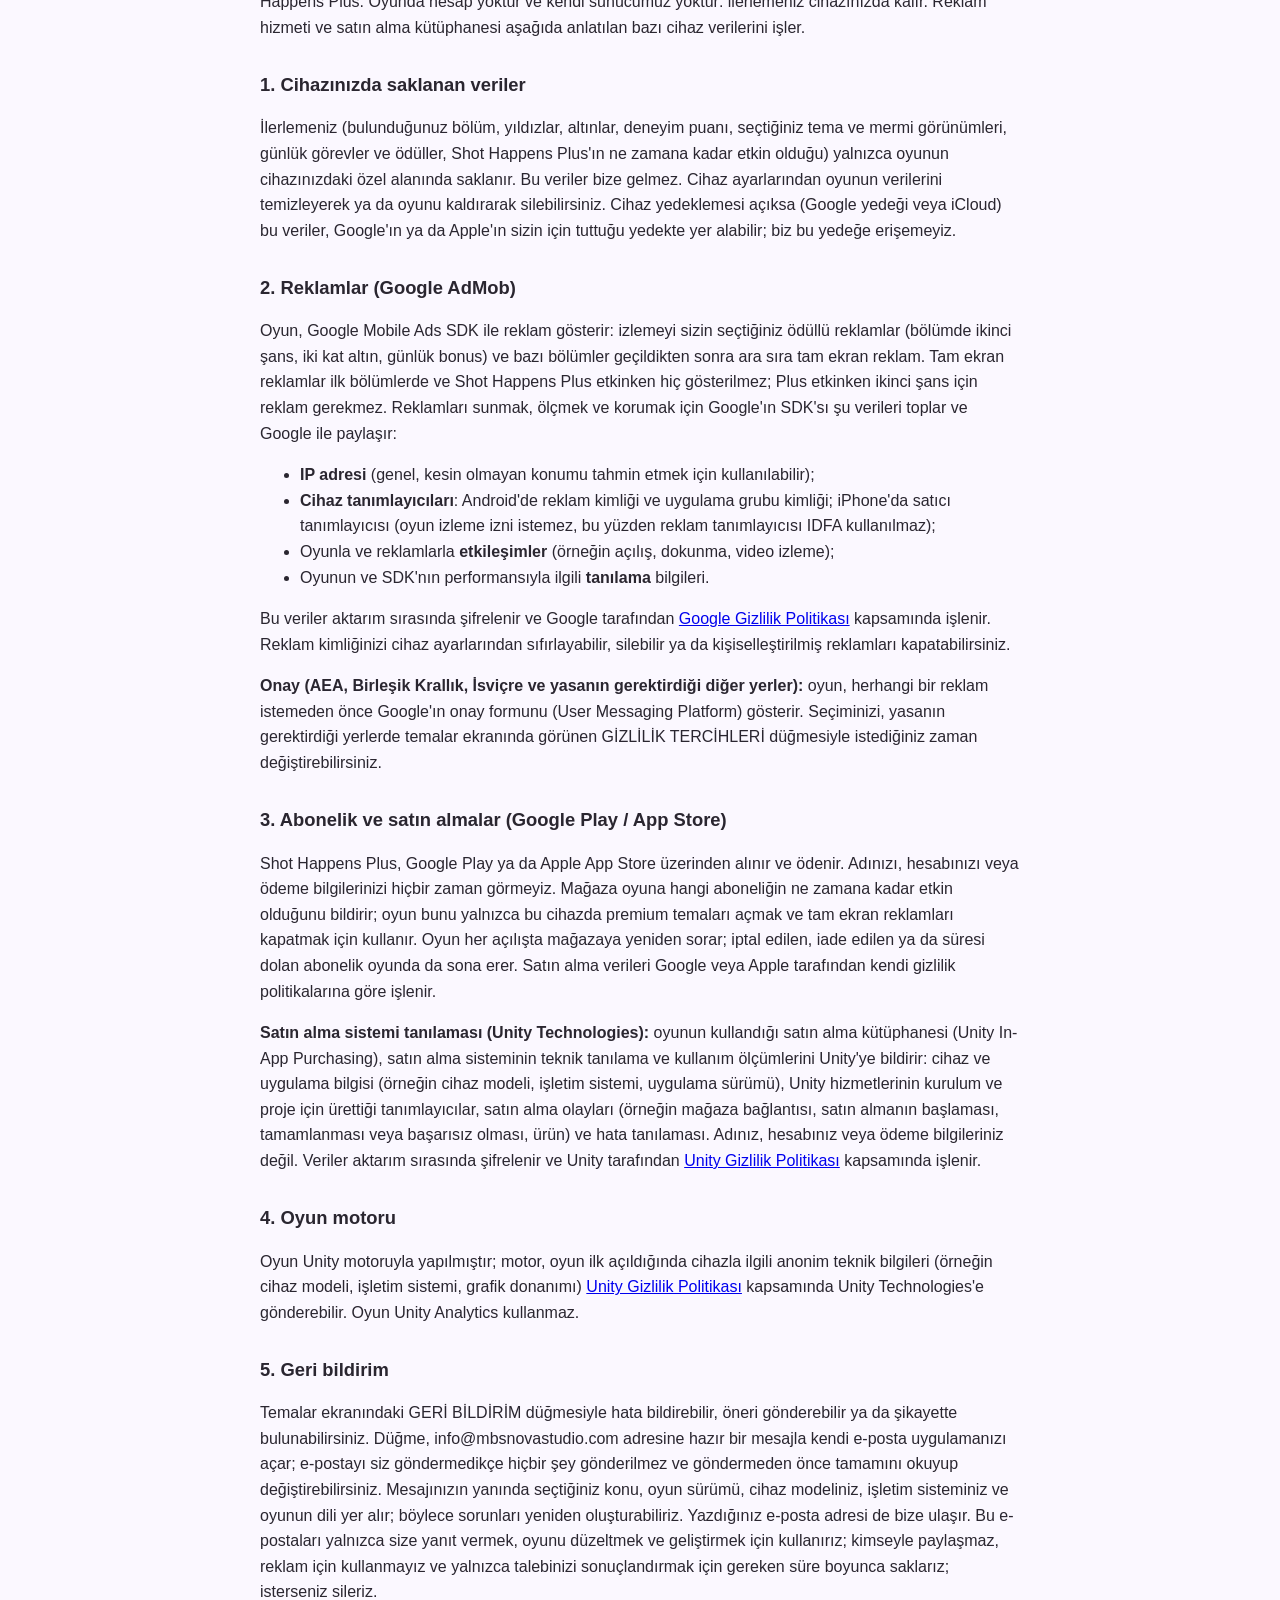
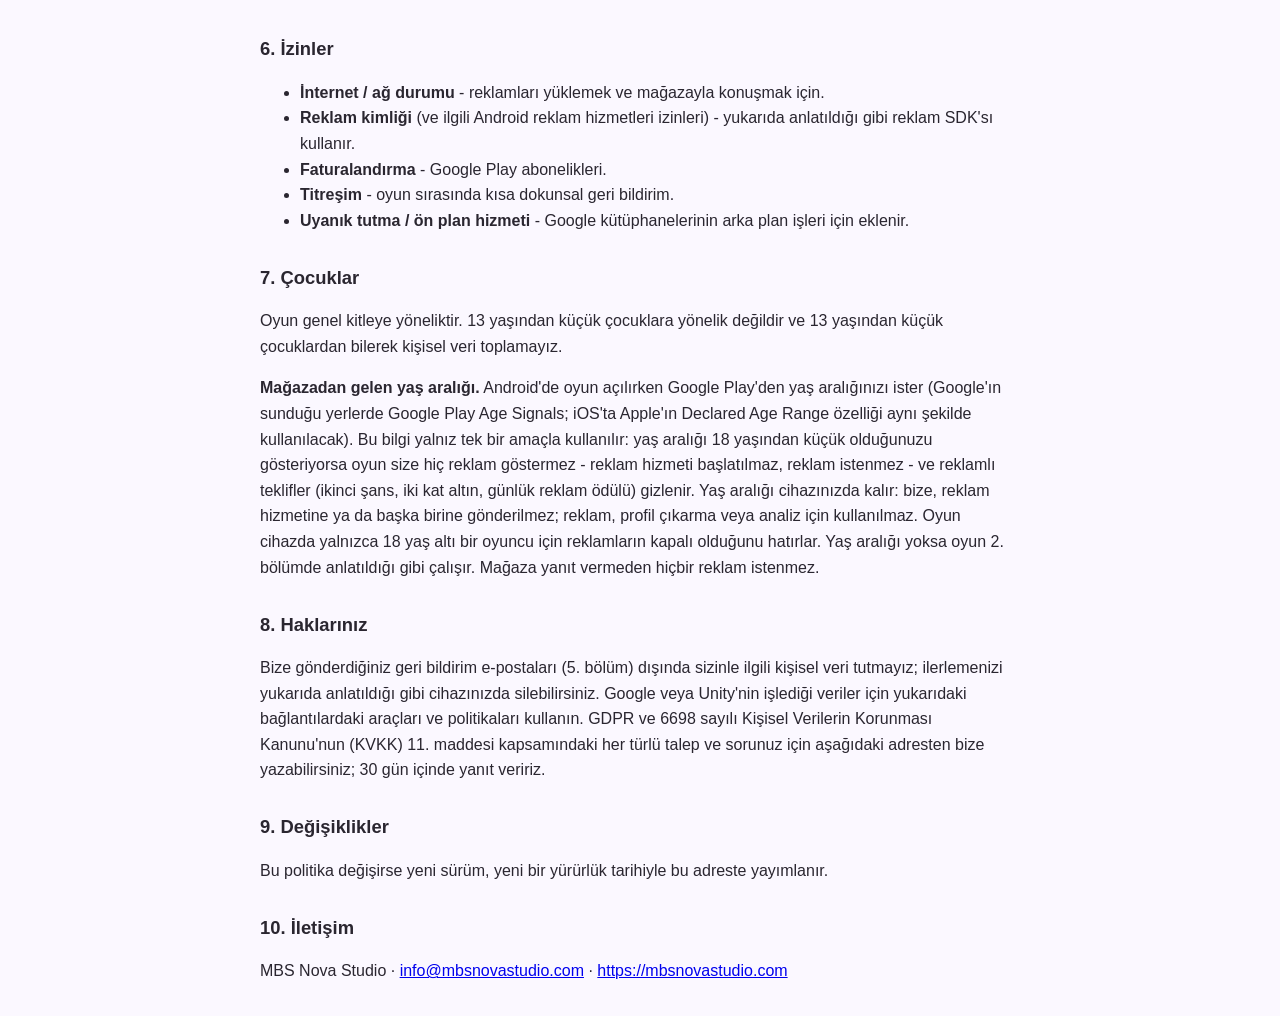
<file: shot-happens-privacy/index.html>
<!doctype html>
<html lang="en">
<head>
<meta charset="utf-8">
<meta name="viewport" content="width=device-width, initial-scale=1">
<title>Shot Happens - Privacy Policy</title>
<style>
  body { font-family: -apple-system, Segoe UI, Roboto, Arial, sans-serif; max-width: 760px; margin: 32px auto; padding: 0 16px;
         line-height: 1.6; color: #2a2630; background: #fbf8ff; }
  h1 { font-size: 1.6em; } h2 { font-size: 1.15em; margin-top: 1.6em; }
  .muted { color: #5d5868; font-size: 0.95em; }
  hr { margin: 48px 0; border: 0; border-top: 1px solid #d9d3e3; }
</style>
</head>
<body>
<h1>Shot Happens - Privacy Policy</h1>
<p class="muted">Developer: MBS Nova Studio &middot; App: Shot Happens (com.mbsnovastudio.shothappens) &middot; Effective date: 28 November 2026
&middot; <a href="#tr">Türkçe</a> &middot; <a href="/shot-happens-terms/">Terms of Use</a></p>

<h2>Summary</h2>
<p><b>Shot Happens</b> ("the game") is a free arcade game by <b>MBS Nova Studio</b> ("we", "us"). It shows ads (Google
AdMob) and offers an optional subscription, Shot Happens Plus, bought through Google Play or the App Store. The game has
no account and we run no servers of our own: your progress stays on your device. The ad service and the purchase library
process some device data, as described below.</p>

<h2>1. Data stored on your device</h2>
<p>Your progress (current level, stars, coins, experience, chosen theme and projectile looks, daily missions and rewards,
and until when Shot Happens Plus is active) is saved only in the game's private storage on your device. We do not receive it.
You can delete it by clearing the game's data in your device settings or by uninstalling the game. If device backup is on
(Google backup or iCloud), this data may be part of your backup, which Google or Apple keeps for you; we cannot access it.</p>

<h2>2. Advertising (Google AdMob)</h2>
<p>The game shows ads through the Google Mobile Ads SDK: rewarded ads that you choose to watch (a second chance in a level,
double coins, a daily bonus) and, after some cleared levels, an occasional full-screen ad. Full-screen ads never appear in
the first levels or while Shot Happens Plus is active, and while Plus is active the second chance needs no ad. To serve, measure and protect ads, Google's SDK collects and shares
with Google:</p>
<ul>
  <li><b>IP address</b>, which may be used to estimate your general (not precise) location;</li>
  <li><b>Device identifiers</b>: on Android the advertising ID and the app set ID; on iPhone the identifier for vendors (the game
  does not ask for tracking permission, so the advertising identifier, IDFA, is not used);</li>
  <li><b>Interactions</b> with the game and the ads (for example app launch, taps, video views);</li>
  <li><b>Diagnostics</b> about the performance of the game and the SDK.</li>
</ul>
<p>This data is encrypted in transit and processed by Google under the
<a href="https://policies.google.com/privacy">Google Privacy Policy</a>; see also
<a href="https://policies.google.com/technologies/partner-sites">How Google uses information from sites or apps that use its
services</a>. You can reset or delete your advertising ID, or opt out of personalized ads, in your device settings.</p>
<p><b>Consent (EEA, UK, Switzerland and other places where the law requires it):</b> before any ad is requested, the game
shows Google's consent form (User Messaging Platform). You can change your choice at any time with the PRIVACY CHOICES
button on the themes screen, which is shown where the law requires it.</p>

<h2>3. Subscription and purchases (Google Play / App Store)</h2>
<p>Shot Happens Plus is bought and paid through Google Play or Apple's App Store. We never see your name, account or payment
details. The store tells the game which subscription is active and until when; the game uses this only to unlock the
premium themes and turn off full-screen ads on this device. At each start the game asks the store again, so a cancelled,
refunded or expired subscription ends in the game too. Purchase data is handled by Google or Apple under their own privacy
policies.</p>
<p><b>Purchase-system diagnostics (Unity Technologies):</b> the purchase library the game uses (Unity In-App Purchasing)
reports technical diagnostics and usage metrics of the purchase system to Unity: device and app information (for example
device model, operating system, app version), identifiers generated by Unity's services for the installation and the
project, purchase-system events (for example store connection, purchase started, completed or failed, product) and error
diagnostics. Not your name, account or payment details. This data is encrypted in transit and processed by Unity under the
<a href="https://unity.com/legal/privacy-policy">Unity Privacy Policy</a>.</p>

<h2>4. Game engine</h2>
<p>The game is made with the Unity engine, which may send anonymous technical information about the device (for example
device model, operating system, graphics hardware) to Unity Technologies when the game is first started, under the
<a href="https://unity.com/legal/privacy-policy">Unity Privacy Policy</a>. The game does not use Unity Analytics.</p>

<h2>5. Feedback</h2>
<p>The FEEDBACK button on the themes screen lets you report a bug, suggest an idea or make a complaint. It opens your own
email app with a ready message to info@mbsnovastudio.com; nothing is sent unless you send that email yourself, and you can
read and change all of it first. Besides your message, it contains the topic you chose, the game version, your device model,
operating system and the game's language, so we can reproduce problems. We also receive the email address you write from.
We use these emails only to answer you and to fix and improve the game, we do not share them or use them for advertising,
and we keep them only as long as needed to handle your request; ask us and we delete them.</p>

<h2>6. Permissions</h2>
<ul>
  <li><b>Internet / network state</b> - to load ads and to talk to the store.</li>
  <li><b>Advertising ID</b> (and the related Android ad services permissions) - used by the ad SDK as described above.</li>
  <li><b>Billing</b> - Google Play subscriptions.</li>
  <li><b>Vibration</b> - short haptic feedback during play.</li>
  <li><b>Wake lock / foreground service</b> - added by Google's libraries for their background tasks.</li>
</ul>

<h2>7. Children</h2>
<p>The game is a general-audience game. It is not directed at children under 13 and we do not knowingly collect personal
data from children under 13.</p>
<p><b>Age range from the store.</b> On Android, when the game starts it asks Google Play for your age range (Google Play
Age Signals, where Google offers it; on iOS Apple's Declared Age Range will be used the same way). It is used for one thing
only: if the range shows you are under 18, the game shows you no ads at all - the ad service is not started and no ad is
requested - and the ad offers (second chance, double coins, daily ad bonus) are hidden. The age range stays on your device:
it is not sent to us, to the ad service or to anyone else, and it is not used for advertising, profiling or analytics. The
game only remembers on the device that ads are off for an under-18 player. No ad is requested before the store has answered.
If no age range is available, the game works as described in section 2.</p>

<h2>8. Your rights</h2>
<p>Apart from feedback emails you send us (section 5), we keep no personal data about you; your
progress can be deleted on your device as described above. For data processed by Google or Unity, use their tools and
policies linked above. Under the GDPR and the Turkish Personal Data Protection Law (KVKK, Law No. 6698, Article 11) you may
contact us with any request or question at the address below; we answer within 30 days.</p>

<h2>9. Changes</h2>
<p>If this policy changes, the new version will be published at this address with a new effective date.</p>

<h2>10. Contact</h2>
<p>MBS Nova Studio &middot; <a href="mailto:info@mbsnovastudio.com">info@mbsnovastudio.com</a> &middot;
<a href="https://mbsnovastudio.com">https://mbsnovastudio.com</a></p>

<hr>

<h1 id="tr">Shot Happens - Gizlilik Politikası</h1>
<p class="muted">Geliştirici: MBS Nova Studio &middot; Uygulama: Shot Happens (com.mbsnovastudio.shothappens) &middot; Yürürlük tarihi: 28 Kasım 2026
&middot; <a href="/shot-happens-terms/#tr">Kullanım Koşulları</a></p>

<h2>Özet</h2>
<p><b>Shot Happens</b> ("oyun"), <b>MBS Nova Studio</b>'nun ("biz") ücretsiz bir arcade oyunudur. Reklam gösterir (Google
AdMob) ve Google Play ya da App Store üzerinden alınan isteğe bağlı bir abonelik sunar: Shot Happens Plus. Oyunda hesap yoktur
ve kendi sunucumuz yoktur: ilerlemeniz cihazınızda kalır. Reklam hizmeti ve satın alma kütüphanesi aşağıda anlatılan bazı
cihaz verilerini işler.</p>

<h2>1. Cihazınızda saklanan veriler</h2>
<p>İlerlemeniz (bulunduğunuz bölüm, yıldızlar, altınlar, deneyim puanı, seçtiğiniz tema ve mermi görünümleri, günlük görevler ve
ödüller, Shot Happens Plus'ın ne zamana kadar etkin olduğu) yalnızca oyunun cihazınızdaki özel alanında saklanır. Bu veriler
bize gelmez. Cihaz ayarlarından oyunun verilerini temizleyerek ya da oyunu kaldırarak silebilirsiniz. Cihaz yedeklemesi
açıksa (Google yedeği veya iCloud) bu veriler, Google'ın ya da Apple'ın sizin için tuttuğu yedekte yer alabilir; biz bu
yedeğe erişemeyiz.</p>

<h2>2. Reklamlar (Google AdMob)</h2>
<p>Oyun, Google Mobile Ads SDK ile reklam gösterir: izlemeyi sizin seçtiğiniz ödüllü reklamlar (bölümde ikinci şans, iki
kat altın, günlük bonus) ve bazı bölümler geçildikten sonra ara sıra tam ekran reklam. Tam ekran reklamlar ilk bölümlerde ve
Shot Happens Plus etkinken hiç gösterilmez; Plus etkinken ikinci şans için reklam gerekmez. Reklamları sunmak, ölçmek ve korumak için Google'ın SDK'sı şu verileri toplar ve
Google ile paylaşır:</p>
<ul>
  <li><b>IP adresi</b> (genel, kesin olmayan konumu tahmin etmek için kullanılabilir);</li>
  <li><b>Cihaz tanımlayıcıları</b>: Android'de reklam kimliği ve uygulama grubu kimliği; iPhone'da satıcı tanımlayıcısı (oyun izleme
  izni istemez, bu yüzden reklam tanımlayıcısı IDFA kullanılmaz);</li>
  <li>Oyunla ve reklamlarla <b>etkileşimler</b> (örneğin açılış, dokunma, video izleme);</li>
  <li>Oyunun ve SDK'nın performansıyla ilgili <b>tanılama</b> bilgileri.</li>
</ul>
<p>Bu veriler aktarım sırasında şifrelenir ve Google tarafından <a href="https://policies.google.com/privacy?hl=tr">Google
Gizlilik Politikası</a> kapsamında işlenir. Reklam kimliğinizi cihaz ayarlarından sıfırlayabilir, silebilir ya da kişiselleştirilmiş
reklamları kapatabilirsiniz.</p>
<p><b>Onay (AEA, Birleşik Krallık, İsviçre ve yasanın gerektirdiği diğer yerler):</b> oyun, herhangi bir reklam istemeden
önce Google'ın onay formunu (User Messaging Platform) gösterir. Seçiminizi, yasanın gerektirdiği yerlerde temalar ekranında
görünen GİZLİLİK TERCİHLERİ düğmesiyle istediğiniz zaman değiştirebilirsiniz.</p>

<h2>3. Abonelik ve satın almalar (Google Play / App Store)</h2>
<p>Shot Happens Plus, Google Play ya da Apple App Store üzerinden alınır ve ödenir. Adınızı, hesabınızı veya ödeme
bilgilerinizi hiçbir zaman görmeyiz. Mağaza oyuna hangi aboneliğin ne zamana kadar etkin olduğunu bildirir; oyun bunu
yalnızca bu cihazda premium temaları açmak ve tam ekran reklamları kapatmak için kullanır. Oyun her açılışta mağazaya
yeniden sorar; iptal edilen, iade edilen ya da süresi dolan abonelik oyunda da sona erer. Satın alma verileri Google veya
Apple tarafından kendi gizlilik politikalarına göre işlenir.</p>
<p><b>Satın alma sistemi tanılaması (Unity Technologies):</b> oyunun kullandığı satın alma kütüphanesi (Unity In-App
Purchasing), satın alma sisteminin teknik tanılama ve kullanım ölçümlerini Unity'ye bildirir: cihaz ve uygulama bilgisi
(örneğin cihaz modeli, işletim sistemi, uygulama sürümü), Unity hizmetlerinin kurulum ve proje için ürettiği tanımlayıcılar,
satın alma olayları (örneğin mağaza bağlantısı, satın almanın başlaması, tamamlanması veya başarısız olması, ürün) ve hata
tanılaması. Adınız, hesabınız veya ödeme bilgileriniz değil. Veriler aktarım sırasında şifrelenir ve Unity tarafından
<a href="https://unity.com/legal/privacy-policy">Unity Gizlilik Politikası</a> kapsamında işlenir.</p>

<h2>4. Oyun motoru</h2>
<p>Oyun Unity motoruyla yapılmıştır; motor, oyun ilk açıldığında cihazla ilgili anonim teknik bilgileri (örneğin cihaz
modeli, işletim sistemi, grafik donanımı) <a href="https://unity.com/legal/privacy-policy">Unity Gizlilik Politikası</a>
kapsamında Unity Technologies'e gönderebilir. Oyun Unity Analytics kullanmaz.</p>

<h2>5. Geri bildirim</h2>
<p>Temalar ekranındaki GERİ BİLDİRİM düğmesiyle hata bildirebilir, öneri gönderebilir ya da şikayette bulunabilirsiniz. Düğme,
info@mbsnovastudio.com adresine hazır bir mesajla kendi e-posta uygulamanızı açar; e-postayı siz göndermedikçe hiçbir şey
gönderilmez ve göndermeden önce tamamını okuyup değiştirebilirsiniz. Mesajınızın yanında seçtiğiniz konu, oyun sürümü, cihaz
modeliniz, işletim sisteminiz ve oyunun dili yer alır; böylece sorunları yeniden oluşturabiliriz. Yazdığınız e-posta adresi de
bize ulaşır. Bu e-postaları yalnızca size yanıt vermek, oyunu düzeltmek ve geliştirmek için kullanırız; kimseyle paylaşmaz,
reklam için kullanmayız ve yalnızca talebinizi sonuçlandırmak için gereken süre boyunca saklarız; isterseniz sileriz.</p>

<h2>6. İzinler</h2>
<ul>
  <li><b>İnternet / ağ durumu</b> - reklamları yüklemek ve mağazayla konuşmak için.</li>
  <li><b>Reklam kimliği</b> (ve ilgili Android reklam hizmetleri izinleri) - yukarıda anlatıldığı gibi reklam SDK'sı kullanır.</li>
  <li><b>Faturalandırma</b> - Google Play abonelikleri.</li>
  <li><b>Titreşim</b> - oyun sırasında kısa dokunsal geri bildirim.</li>
  <li><b>Uyanık tutma / ön plan hizmeti</b> - Google kütüphanelerinin arka plan işleri için eklenir.</li>
</ul>

<h2>7. Çocuklar</h2>
<p>Oyun genel kitleye yöneliktir. 13 yaşından küçük çocuklara yönelik değildir ve 13 yaşından küçük çocuklardan bilerek
kişisel veri toplamayız.</p>
<p><b>Mağazadan gelen yaş aralığı.</b> Android'de oyun açılırken Google Play'den yaş aralığınızı ister (Google'ın sunduğu
yerlerde Google Play Age Signals; iOS'ta Apple'ın Declared Age Range özelliği aynı şekilde kullanılacak). Bu bilgi yalnız
tek bir amaçla kullanılır: yaş aralığı 18 yaşından küçük olduğunuzu gösteriyorsa oyun size hiç reklam göstermez - reklam
hizmeti başlatılmaz, reklam istenmez - ve reklamlı teklifler (ikinci şans, iki kat altın, günlük reklam ödülü) gizlenir.
Yaş aralığı cihazınızda kalır: bize, reklam hizmetine ya da başka birine gönderilmez; reklam, profil çıkarma veya analiz
için kullanılmaz. Oyun cihazda yalnızca 18 yaş altı bir oyuncu için reklamların kapalı olduğunu hatırlar. Yaş aralığı
yoksa oyun 2. bölümde anlatıldığı gibi çalışır. Mağaza yanıt vermeden hiçbir reklam istenmez.</p>

<h2>8. Haklarınız</h2>
<p>Bize gönderdiğiniz geri bildirim e-postaları (5. bölüm) dışında sizinle ilgili kişisel veri tutmayız;
ilerlemenizi yukarıda anlatıldığı gibi cihazınızda silebilirsiniz. Google veya Unity'nin işlediği veriler için yukarıdaki
bağlantılardaki araçları ve politikaları kullanın. GDPR ve 6698 sayılı Kişisel Verilerin Korunması Kanunu'nun (KVKK) 11.
maddesi kapsamındaki her türlü talep ve sorunuz için aşağıdaki adresten bize yazabilirsiniz; 30 gün içinde yanıt veririz.</p>

<h2>9. Değişiklikler</h2>
<p>Bu politika değişirse yeni sürüm, yeni bir yürürlük tarihiyle bu adreste yayımlanır.</p>

<h2>10. İletişim</h2>
<p>MBS Nova Studio &middot; <a href="mailto:info@mbsnovastudio.com">info@mbsnovastudio.com</a> &middot;
<a href="https://mbsnovastudio.com">https://mbsnovastudio.com</a></p>
</body>
</html>
</file>
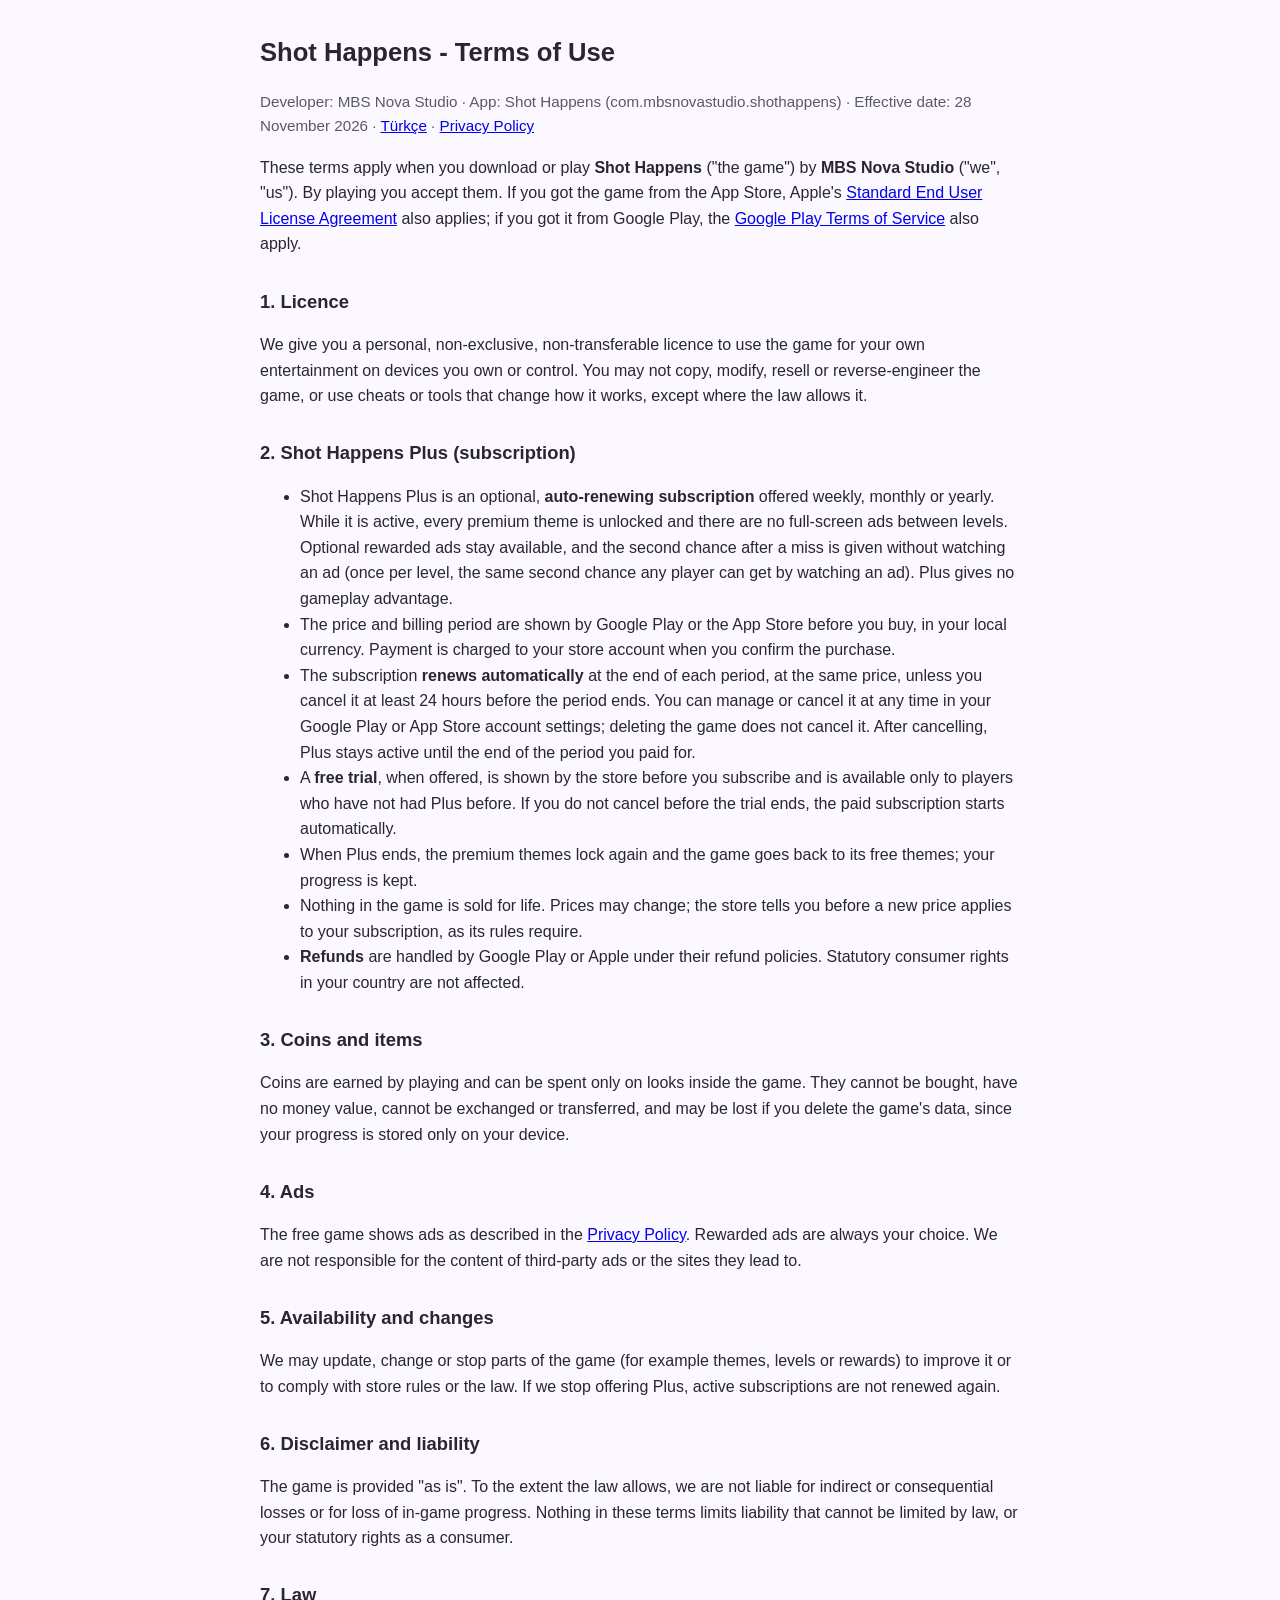
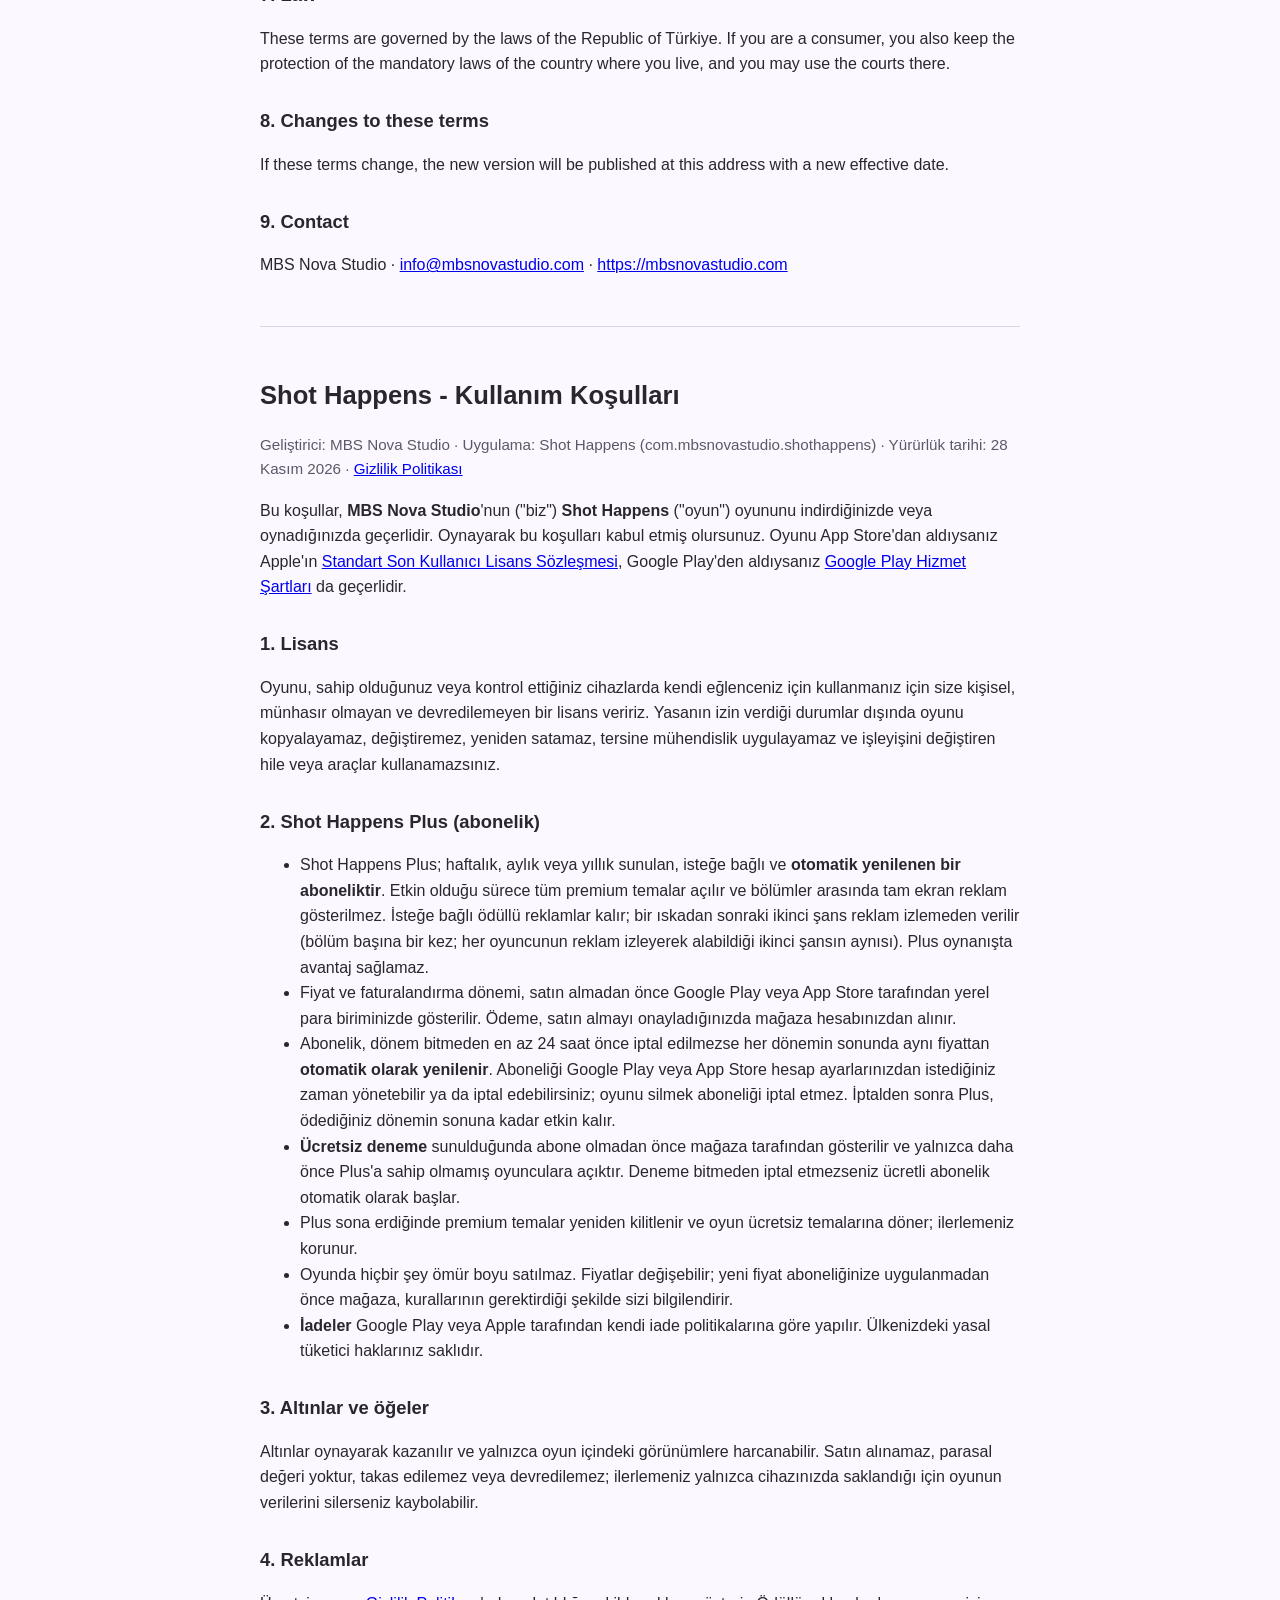
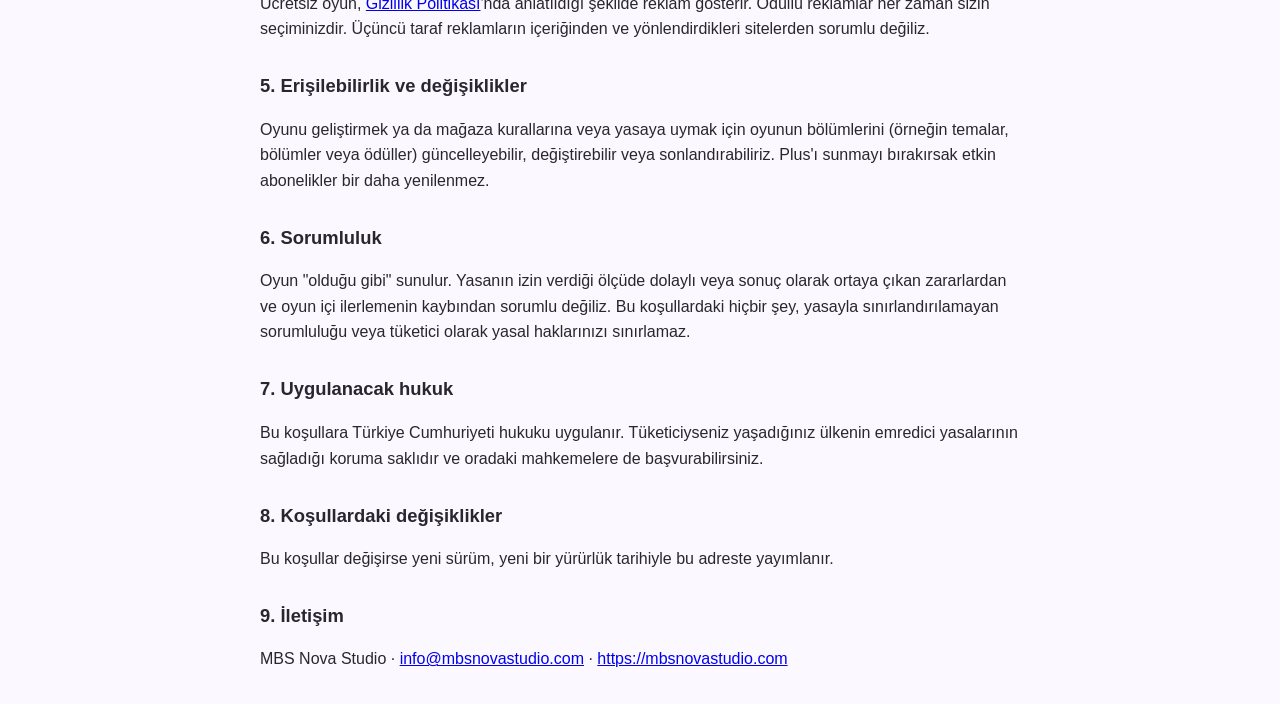
<file: shot-happens-terms/index.html>
<!doctype html>
<html lang="en">
<head>
<meta charset="utf-8">
<meta name="viewport" content="width=device-width, initial-scale=1">
<title>Shot Happens - Terms of Use</title>
<style>
  body { font-family: -apple-system, Segoe UI, Roboto, Arial, sans-serif; max-width: 760px; margin: 32px auto; padding: 0 16px;
         line-height: 1.6; color: #2a2630; background: #fbf8ff; }
  h1 { font-size: 1.6em; } h2 { font-size: 1.15em; margin-top: 1.6em; }
  .muted { color: #5d5868; font-size: 0.95em; }
  hr { margin: 48px 0; border: 0; border-top: 1px solid #d9d3e3; }
</style>
</head>
<body>
<h1>Shot Happens - Terms of Use</h1>
<p class="muted">Developer: MBS Nova Studio &middot; App: Shot Happens (com.mbsnovastudio.shothappens) &middot; Effective date: 28 November 2026
&middot; <a href="#tr">Türkçe</a> &middot; <a href="/shot-happens-privacy/">Privacy Policy</a></p>

<p>These terms apply when you download or play <b>Shot Happens</b> ("the game") by <b>MBS Nova Studio</b> ("we", "us").
By playing you accept them. If you got the game from the App Store, Apple's
<a href="https://www.apple.com/legal/internet-services/itunes/dev/stdeula/">Standard End User License Agreement</a> also
applies; if you got it from Google Play, the <a href="https://play.google.com/about/play-terms/">Google Play Terms of
Service</a> also apply.</p>

<h2>1. Licence</h2>
<p>We give you a personal, non-exclusive, non-transferable licence to use the game for your own entertainment on devices
you own or control. You may not copy, modify, resell or reverse-engineer the game, or use cheats or tools that change how
it works, except where the law allows it.</p>

<h2>2. Shot Happens Plus (subscription)</h2>
<ul>
  <li>Shot Happens Plus is an optional, <b>auto-renewing subscription</b> offered weekly, monthly or yearly. While it is
  active, every premium theme is unlocked and there are no full-screen ads between levels. Optional rewarded ads stay
  available, and the second chance after a miss is given without watching an ad (once per level, the same second chance
  any player can get by watching an ad). Plus gives no gameplay advantage.</li>
  <li>The price and billing period are shown by Google Play or the App Store before you buy, in your local currency.
  Payment is charged to your store account when you confirm the purchase.</li>
  <li>The subscription <b>renews automatically</b> at the end of each period, at the same price, unless you cancel it at
  least 24 hours before the period ends. You can manage or cancel it at any time in your Google Play or App Store account
  settings; deleting the game does not cancel it. After cancelling, Plus stays active until the end of the period you paid
  for.</li>
  <li>A <b>free trial</b>, when offered, is shown by the store before you subscribe and is available only to players who have
  not had Plus before. If you do not cancel before the trial ends, the paid subscription starts automatically.</li>
  <li>When Plus ends, the premium themes lock again and the game goes back to its free themes; your progress is kept.</li>
  <li>Nothing in the game is sold for life. Prices may change; the store tells you before a new price applies to your
  subscription, as its rules require.</li>
  <li><b>Refunds</b> are handled by Google Play or Apple under their refund policies. Statutory consumer rights in your
  country are not affected.</li>
</ul>

<h2>3. Coins and items</h2>
<p>Coins are earned by playing and can be spent only on looks inside the game. They cannot be bought, have no money value,
cannot be exchanged or transferred, and may be lost if you delete the game's data, since your progress is stored only on
your device.</p>

<h2>4. Ads</h2>
<p>The free game shows ads as described in the <a href="/shot-happens-privacy/">Privacy Policy</a>. Rewarded ads are always
your choice. We are not responsible for the content of third-party ads or the sites they lead to.</p>

<h2>5. Availability and changes</h2>
<p>We may update, change or stop parts of the game (for example themes, levels or rewards) to improve it or to comply with
store rules or the law. If we stop offering Plus, active subscriptions are not renewed again.</p>

<h2>6. Disclaimer and liability</h2>
<p>The game is provided "as is". To the extent the law allows, we are not liable for indirect or consequential losses or
for loss of in-game progress. Nothing in these terms limits liability that cannot be limited by law, or your statutory
rights as a consumer.</p>

<h2>7. Law</h2>
<p>These terms are governed by the laws of the Republic of Türkiye. If you are a consumer, you also keep the protection of
the mandatory laws of the country where you live, and you may use the courts there.</p>

<h2>8. Changes to these terms</h2>
<p>If these terms change, the new version will be published at this address with a new effective date.</p>

<h2>9. Contact</h2>
<p>MBS Nova Studio &middot; <a href="mailto:info@mbsnovastudio.com">info@mbsnovastudio.com</a> &middot;
<a href="https://mbsnovastudio.com">https://mbsnovastudio.com</a></p>

<hr>

<h1 id="tr">Shot Happens - Kullanım Koşulları</h1>
<p class="muted">Geliştirici: MBS Nova Studio &middot; Uygulama: Shot Happens (com.mbsnovastudio.shothappens) &middot; Yürürlük tarihi: 28 Kasım 2026
&middot; <a href="/shot-happens-privacy/#tr">Gizlilik Politikası</a></p>

<p>Bu koşullar, <b>MBS Nova Studio</b>'nun ("biz") <b>Shot Happens</b> ("oyun") oyununu indirdiğinizde veya oynadığınızda
geçerlidir. Oynayarak bu koşulları kabul etmiş olursunuz. Oyunu App Store'dan aldıysanız Apple'ın
<a href="https://www.apple.com/legal/internet-services/itunes/dev/stdeula/">Standart Son Kullanıcı Lisans Sözleşmesi</a>,
Google Play'den aldıysanız <a href="https://play.google.com/about/play-terms/">Google Play Hizmet Şartları</a> da geçerlidir.</p>

<h2>1. Lisans</h2>
<p>Oyunu, sahip olduğunuz veya kontrol ettiğiniz cihazlarda kendi eğlenceniz için kullanmanız için size kişisel, münhasır
olmayan ve devredilemeyen bir lisans veririz. Yasanın izin verdiği durumlar dışında oyunu kopyalayamaz, değiştiremez, yeniden
satamaz, tersine mühendislik uygulayamaz ve işleyişini değiştiren hile veya araçlar kullanamazsınız.</p>

<h2>2. Shot Happens Plus (abonelik)</h2>
<ul>
  <li>Shot Happens Plus; haftalık, aylık veya yıllık sunulan, isteğe bağlı ve <b>otomatik yenilenen bir aboneliktir</b>.
  Etkin olduğu sürece tüm premium temalar açılır ve bölümler arasında tam ekran reklam gösterilmez. İsteğe bağlı ödüllü
  reklamlar kalır; bir ıskadan sonraki ikinci şans reklam izlemeden verilir (bölüm başına bir kez; her oyuncunun reklam
  izleyerek alabildiği ikinci şansın aynısı). Plus oynanışta avantaj sağlamaz.</li>
  <li>Fiyat ve faturalandırma dönemi, satın almadan önce Google Play veya App Store tarafından yerel para biriminizde
  gösterilir. Ödeme, satın almayı onayladığınızda mağaza hesabınızdan alınır.</li>
  <li>Abonelik, dönem bitmeden en az 24 saat önce iptal edilmezse her dönemin sonunda aynı fiyattan <b>otomatik olarak
  yenilenir</b>. Aboneliği Google Play veya App Store hesap ayarlarınızdan istediğiniz zaman yönetebilir ya da iptal
  edebilirsiniz; oyunu silmek aboneliği iptal etmez. İptalden sonra Plus, ödediğiniz dönemin sonuna kadar etkin kalır.</li>
  <li><b>Ücretsiz deneme</b> sunulduğunda abone olmadan önce mağaza tarafından gösterilir ve yalnızca daha önce Plus'a sahip
  olmamış oyunculara açıktır. Deneme bitmeden iptal etmezseniz ücretli abonelik otomatik olarak başlar.</li>
  <li>Plus sona erdiğinde premium temalar yeniden kilitlenir ve oyun ücretsiz temalarına döner; ilerlemeniz korunur.</li>
  <li>Oyunda hiçbir şey ömür boyu satılmaz. Fiyatlar değişebilir; yeni fiyat aboneliğinize uygulanmadan önce mağaza,
  kurallarının gerektirdiği şekilde sizi bilgilendirir.</li>
  <li><b>İadeler</b> Google Play veya Apple tarafından kendi iade politikalarına göre yapılır. Ülkenizdeki yasal tüketici
  haklarınız saklıdır.</li>
</ul>

<h2>3. Altınlar ve öğeler</h2>
<p>Altınlar oynayarak kazanılır ve yalnızca oyun içindeki görünümlere harcanabilir. Satın alınamaz, parasal değeri yoktur,
takas edilemez veya devredilemez; ilerlemeniz yalnızca cihazınızda saklandığı için oyunun verilerini silerseniz kaybolabilir.</p>

<h2>4. Reklamlar</h2>
<p>Ücretsiz oyun, <a href="/shot-happens-privacy/#tr">Gizlilik Politikası</a>'nda anlatıldığı şekilde reklam gösterir. Ödüllü
reklamlar her zaman sizin seçiminizdir. Üçüncü taraf reklamların içeriğinden ve yönlendirdikleri sitelerden sorumlu değiliz.</p>

<h2>5. Erişilebilirlik ve değişiklikler</h2>
<p>Oyunu geliştirmek ya da mağaza kurallarına veya yasaya uymak için oyunun bölümlerini (örneğin temalar, bölümler veya
ödüller) güncelleyebilir, değiştirebilir veya sonlandırabiliriz. Plus'ı sunmayı bırakırsak etkin abonelikler bir daha
yenilenmez.</p>

<h2>6. Sorumluluk</h2>
<p>Oyun "olduğu gibi" sunulur. Yasanın izin verdiği ölçüde dolaylı veya sonuç olarak ortaya çıkan zararlardan ve oyun içi
ilerlemenin kaybından sorumlu değiliz. Bu koşullardaki hiçbir şey, yasayla sınırlandırılamayan sorumluluğu veya tüketici
olarak yasal haklarınızı sınırlamaz.</p>

<h2>7. Uygulanacak hukuk</h2>
<p>Bu koşullara Türkiye Cumhuriyeti hukuku uygulanır. Tüketiciyseniz yaşadığınız ülkenin emredici yasalarının sağladığı koruma
saklıdır ve oradaki mahkemelere de başvurabilirsiniz.</p>

<h2>8. Koşullardaki değişiklikler</h2>
<p>Bu koşullar değişirse yeni sürüm, yeni bir yürürlük tarihiyle bu adreste yayımlanır.</p>

<h2>9. İletişim</h2>
<p>MBS Nova Studio &middot; <a href="mailto:info@mbsnovastudio.com">info@mbsnovastudio.com</a> &middot;
<a href="https://mbsnovastudio.com">https://mbsnovastudio.com</a></p>
</body>
</html>
</file>
<file: assets/css/site.css>
/* MBS Nova Studio — site styles */

@font-face {
  font-family: "Inter";
  font-style: normal;
  font-weight: 100 900;
  font-display: swap;
  src: url(/assets/fonts/inter-latin-wght-normal.woff2) format("woff2");
  unicode-range: U+0000-00FF, U+0131, U+0152-0153, U+02BB-02BC, U+02C6, U+02DA, U+02DC, U+0304, U+0308, U+0329, U+2000-206F, U+20AC, U+2122, U+2191, U+2193, U+2212, U+2215, U+FEFF, U+FFFD;
}
@font-face {
  font-family: "Inter";
  font-style: normal;
  font-weight: 100 900;
  font-display: swap;
  src: url(/assets/fonts/inter-latin-ext-wght-normal.woff2) format("woff2");
  unicode-range: U+0100-02BA, U+02BD-02C5, U+02C7-02CC, U+02CE-02D7, U+02DD-02FF, U+0304, U+0308, U+0329, U+1D00-1DBF, U+1E00-1E9F, U+1EF2-1EFF, U+2020, U+20A0-20AB, U+20AD-20C0, U+2113, U+2C60-2C7F, U+A720-A7FF;
}
@font-face {
  font-family: "Playfair Display";
  font-style: normal;
  font-weight: 400 900;
  font-display: swap;
  src: url(/assets/fonts/playfair-display-latin-wght-normal.woff2) format("woff2");
  unicode-range: U+0000-00FF, U+0131, U+0152-0153, U+02BB-02BC, U+02C6, U+02DA, U+02DC, U+0304, U+0308, U+0329, U+2000-206F, U+20AC, U+2122, U+2191, U+2193, U+2212, U+2215, U+FEFF, U+FFFD;
}
@font-face {
  font-family: "Playfair Display";
  font-style: normal;
  font-weight: 400 900;
  font-display: swap;
  src: url(/assets/fonts/playfair-display-latin-ext-wght-normal.woff2) format("woff2");
  unicode-range: U+0100-02BA, U+02BD-02C5, U+02C7-02CC, U+02CE-02D7, U+02DD-02FF, U+0304, U+0308, U+0329, U+1D00-1DBF, U+1E00-1E9F, U+1EF2-1EFF, U+2020, U+20A0-20AB, U+20AD-20C0, U+2113, U+2C60-2C7F, U+A720-A7FF;
}

:root {
  --bg: #0b1029;
  --bg-2: #11173a;
  --bg-3: #1b2252;
  --surface: rgba(255, 255, 255, 0.035);
  --surface-2: rgba(255, 255, 255, 0.06);
  --line: rgba(255, 255, 255, 0.09);
  --line-gold: rgba(226, 182, 90, 0.3);
  --gold: #e2b65a;
  --gold-2: #f5d892;
  --gold-ink: #1d1609;
  --text: #f3efe2;
  --muted: #b9b4a4;
  --dim: #8f8b80;
  --serif: "Playfair Display", Georgia, "Times New Roman", serif;
  --sans: "Inter", system-ui, -apple-system, "Segoe UI", Roboto, Arial, sans-serif;
  --max: 1160px;
  --gutter: 20px;
  --radius: 22px;
  --header-h: 68px;
  color-scheme: dark;
}

/* Language switching: only the active language is shown */
html[data-lang="tr"] [lang="en"]:not(html),
html[data-lang="en"] [lang="tr"]:not(html) { display: none !important; }

*, *::before, *::after { box-sizing: border-box; }

html { scroll-behavior: smooth; scroll-padding-top: calc(var(--header-h) + 12px); -webkit-text-size-adjust: 100%; }
@media (prefers-reduced-motion: reduce) { html { scroll-behavior: auto; } }

body {
  margin: 0;
  font-family: var(--sans);
  font-size: 1.0625rem;
  line-height: 1.65;
  color: var(--text);
  background: var(--bg);
  overflow-x: hidden;
  -webkit-font-smoothing: antialiased;
  text-rendering: optimizeLegibility;
}

img { max-width: 100%; height: auto; }
a { color: var(--gold); text-decoration-thickness: 1px; text-underline-offset: 3px; }
a:hover { color: var(--gold-2); }
:focus-visible { outline: 2px solid var(--gold-2); outline-offset: 3px; border-radius: 6px; }

h1, h2, h3 { margin: 0; font-weight: 600; line-height: 1.12; letter-spacing: -0.01em; }
h1, h2 { font-family: var(--serif); }
h3 { font-size: 1.125rem; letter-spacing: 0; }
p { margin: 0; }

.wrap { width: 100%; max-width: calc(var(--max) + 2 * var(--gutter)); margin: 0 auto; padding: 0 var(--gutter); }

.skip-link {
  position: absolute; left: 12px; top: -60px; z-index: 100;
  padding: 10px 16px; border-radius: 10px; background: var(--gold); color: var(--gold-ink); font-weight: 600;
}
.skip-link:focus { top: 12px; }

/* Starfield used behind hero areas */
.stars {
  background-image:
    radial-gradient(1.2px 1.2px at 8% 18%, rgba(255,255,255,.75), transparent 60%),
    radial-gradient(1px 1px at 23% 62%, rgba(255,255,255,.55), transparent 60%),
    radial-gradient(1.6px 1.6px at 37% 28%, rgba(245,216,146,.8), transparent 60%),
    radial-gradient(1px 1px at 52% 84%, rgba(255,255,255,.5), transparent 60%),
    radial-gradient(1.2px 1.2px at 66% 12%, rgba(255,255,255,.7), transparent 60%),
    radial-gradient(1px 1px at 78% 48%, rgba(255,255,255,.45), transparent 60%),
    radial-gradient(1.4px 1.4px at 91% 76%, rgba(245,216,146,.7), transparent 60%),
    radial-gradient(1px 1px at 96% 32%, rgba(255,255,255,.5), transparent 60%);
  background-size: 520px 520px;
}

/* ---------- Header ---------- */
.site-header {
  position: sticky; top: 0; z-index: 50;
  background: rgba(11, 16, 41, 0.72);
  backdrop-filter: saturate(160%) blur(14px);
  -webkit-backdrop-filter: saturate(160%) blur(14px);
  border-bottom: 1px solid transparent;
  transition: border-color .2s ease, background-color .2s ease;
}
.site-header.scrolled { border-bottom-color: var(--line); background: rgba(11, 16, 41, 0.88); }
.header-inner { display: flex; align-items: center; gap: 24px; height: var(--header-h); }

.brand { display: inline-flex; align-items: center; gap: 10px; color: var(--text); text-decoration: none; margin-right: auto; }
.brand:hover { color: var(--text); }
.brand-mark { width: 40px; height: 40px; flex: none; margin: -5px -3px -5px -6px; }
.brand-name { font-family: var(--serif); font-weight: 600; font-size: 1.12rem; letter-spacing: .07em; text-transform: uppercase; white-space: nowrap; }
.brand-name small { font-family: var(--sans); font-weight: 500; font-size: .66rem; letter-spacing: .3em; color: var(--gold); margin-left: 4px; }

.nav { display: flex; align-items: center; gap: 4px; }
.nav a {
  color: var(--muted); text-decoration: none; font-size: .95rem; font-weight: 500;
  padding: 8px 14px; border-radius: 999px; transition: color .15s, background-color .15s;
}
.nav a:hover, .nav a[aria-current="page"] { color: var(--text); background: var(--surface-2); }

.lang-switch { display: inline-flex; padding: 3px; border: 1px solid var(--line); border-radius: 999px; background: var(--surface); }
.lang-switch button {
  appearance: none; border: 0; background: transparent; color: var(--dim); cursor: pointer;
  font: 600 .78rem/1 var(--sans); letter-spacing: .08em; padding: 7px 10px; border-radius: 999px;
}
.lang-switch button[aria-pressed="true"] { background: var(--gold); color: var(--gold-ink); }
.lang-switch button:not([aria-pressed="true"]):hover { color: var(--text); }

.menu-toggle {
  display: none; appearance: none; border: 1px solid var(--line); background: var(--surface); color: var(--text);
  width: 42px; height: 42px; border-radius: 12px; cursor: pointer; align-items: center; justify-content: center;
}
.menu-toggle svg { width: 20px; height: 20px; }
.menu-toggle .icon-close { display: none; }
.site-header.open .menu-toggle .icon-open { display: none; }
.site-header.open .menu-toggle .icon-close { display: block; }

@media (max-width: 760px) {
  .header-inner { gap: 10px; }
  .menu-toggle { display: inline-flex; }
  .nav {
    position: absolute; left: 0; right: 0; top: var(--header-h);
    flex-direction: column; align-items: stretch; gap: 2px;
    padding: 10px var(--gutter) 18px;
    background: rgba(11, 16, 41, 0.97); border-bottom: 1px solid var(--line);
    display: none;
  }
  .site-header.open .nav { display: flex; }
  .nav a { padding: 12px 14px; border-radius: 12px; font-size: 1rem; }
}
@media (max-width: 350px) { .brand-name small { display: none; } }

/* ---------- Buttons ---------- */
.btn {
  display: inline-flex; align-items: center; justify-content: center; gap: 10px;
  min-height: 50px; padding: 0 24px; border-radius: 999px;
  font: 600 1rem/1 var(--sans); text-decoration: none; cursor: pointer;
  border: 1px solid transparent; transition: transform .15s ease, box-shadow .2s ease, background-color .2s, color .2s;
}
.btn svg { width: 18px; height: 18px; flex: none; }
.btn-primary { background: linear-gradient(180deg, var(--gold-2), var(--gold)); color: var(--gold-ink); box-shadow: 0 10px 30px -10px rgba(226,182,90,.6); }
.btn-primary:hover { color: var(--gold-ink); transform: translateY(-1px); box-shadow: 0 14px 34px -10px rgba(226,182,90,.75); }
.btn-ghost { background: var(--surface); border-color: var(--line); color: var(--text); }
.btn-ghost:hover { color: var(--text); background: var(--surface-2); border-color: var(--line-gold); }

.play-badge { display: inline-block; line-height: 0; border-radius: 10px; transition: transform .15s ease, filter .2s; }
.play-badge img { height: 52px; width: auto; }
.play-badge:hover { transform: translateY(-1px); filter: brightness(1.12); }

/* "Coming soon" store placeholder (no Apple artwork: the official badge is only for live apps) */
.store-soon {
  display: inline-flex; align-items: center; gap: 10px; height: 52px; padding: 0 16px 0 12px; border-radius: 10px;
  border: 1px dashed var(--line-gold); background: var(--surface); color: var(--text); white-space: nowrap;
}
.store-soon svg { width: 22px; height: 22px; color: var(--gold-2); flex: none; }
.store-soon > span { display: flex; flex-direction: column; line-height: 1.15; }
.store-soon small { font-size: .66rem; font-weight: 600; letter-spacing: .14em; text-transform: uppercase; color: var(--dim); }
.store-soon b { font-size: 1.05rem; font-weight: 600; }

.link-arrow { display: inline-flex; align-items: center; gap: 6px; font-weight: 600; text-decoration: none; }
.link-arrow svg { width: 16px; height: 16px; transition: transform .15s; }
.link-arrow:hover svg { transform: translateX(3px); }

/* ---------- Common pieces ---------- */
.eyebrow {
  display: inline-flex; align-items: center; gap: 8px;
  padding: 6px 14px 6px 10px; border-radius: 999px;
  border: 1px solid var(--line-gold); background: rgba(226,182,90,.08);
  color: var(--gold-2); font-size: .82rem; font-weight: 600; letter-spacing: .04em;
}
.eyebrow svg { width: 14px; height: 14px; }
.kicker { color: var(--gold); font-size: .8rem; font-weight: 700; letter-spacing: .2em; text-transform: uppercase; margin-bottom: 14px; }
.section { padding: clamp(72px, 9vw, 120px) 0; position: relative; }
.section-head { max-width: 680px; margin-bottom: clamp(36px, 5vw, 56px); }
.section-head h2 { font-size: clamp(2rem, 1.4rem + 2.2vw, 2.9rem); }
.section-head p:not(.kicker) { color: var(--muted); margin-top: 16px; font-size: 1.08rem; }
.section-head.center { margin-left: auto; margin-right: auto; text-align: center; }

.chips { display: flex; flex-wrap: wrap; gap: 8px; }
.chip {
  display: inline-flex; align-items: center; gap: 6px; padding: 5px 12px; border-radius: 999px;
  background: var(--surface-2); border: 1px solid var(--line); color: var(--muted); font-size: .84rem; font-weight: 500;
}

.checks { list-style: none; padding: 0; margin: 0; display: grid; gap: 10px; }
.checks li { position: relative; padding-left: 30px; color: var(--text); }
.checks li::before {
  content: ""; position: absolute; left: 0; top: .28em; width: 19px; height: 19px; border-radius: 50%;
  background: rgba(226,182,90,.14) url("data:image/svg+xml,%3Csvg xmlns='http://www.w3.org/2000/svg' viewBox='0 0 20 20'%3E%3Cpath d='M5.5 10.5l3 3 6-7' fill='none' stroke='%23f5d892' stroke-width='2' stroke-linecap='round' stroke-linejoin='round'/%3E%3C/svg%3E") center/13px no-repeat;
  border: 1px solid var(--line-gold);
}

.app-icon { width: 72px; height: 72px; border-radius: 22%; flex: none; box-shadow: 0 10px 26px -8px rgba(0,0,0,.7), 0 0 0 1px rgba(255,255,255,.08); }

/* Phone frame around a 9:16 screenshot */
.phone {
  width: var(--w, 240px); flex: none; padding: 9px; border-radius: 34px;
  background: linear-gradient(160deg, #262c55, #0a0d22 55%);
  box-shadow: 0 0 0 1px rgba(226,182,90,.28), inset 0 0 0 1px rgba(255,255,255,.07), 0 40px 70px -28px rgba(0,0,0,.85);
}
.phone img { display: block; width: 100%; aspect-ratio: 9 / 16; object-fit: cover; border-radius: 26px; background: #05070f; }
/* Above-the-fold screenshot as a CSS background: loads at once, and only for the active language */
.phone .shot { width: 100%; aspect-ratio: 9 / 16; border-radius: 26px; background: #05070f center / cover no-repeat; }
.phone .shot-jewelia { background-image: url(/assets/img/jewelia/tr-2.webp); }
html[data-lang="en"] .phone .shot-jewelia { background-image: url(/assets/img/jewelia/en-2.webp); }

/* Three fanned phones that scale with their column */
.phones { display: flex; justify-content: center; align-items: center; max-width: 520px; margin: 0 auto; }
.phones .phone { width: 36%; padding: 2%; border-radius: 15% / 8.4%; position: relative; }
.phones .phone img { border-radius: 12% / 6.8%; }
.phones .phone:nth-child(1) { margin-right: -9%; transform: rotate(-7deg) scale(.9); z-index: 1; }
.phones .phone:nth-child(2) { width: 42%; z-index: 2; }
.phones .phone:nth-child(3) { margin-left: -9%; transform: rotate(7deg) scale(.9); z-index: 1; }

/* Scroll-in animation (only when JS runs) */
.js .reveal { opacity: 0; transform: translateY(18px); transition: opacity .7s ease, transform .7s ease; }
.js .reveal.in { opacity: 1; transform: none; }
@media (prefers-reduced-motion: reduce) { .js .reveal { opacity: 1; transform: none; transition: none; } }

/* ---------- Home hero ---------- */
.hero { position: relative; overflow: hidden; padding: clamp(56px, 8vw, 104px) 0 clamp(64px, 8vw, 110px); }
.hero::before {
  content: ""; position: absolute; inset: 0; z-index: -2;
  background:
    radial-gradient(60% 70% at 78% 30%, rgba(63, 74, 160, .45), transparent 70%),
    radial-gradient(45% 50% at 12% 0%, rgba(226, 182, 90, .12), transparent 70%),
    linear-gradient(180deg, var(--bg-2), var(--bg));
}
.hero .stars { position: absolute; inset: 0; z-index: -1; opacity: .9; }
.hero-grid { display: grid; grid-template-columns: minmax(0, 1.05fr) minmax(0, .95fr); gap: 48px; align-items: center; }
.hero h1 { font-size: clamp(2.4rem, 1.5rem + 2.9vw, 3.75rem); margin: 22px 0 22px; }
.hero h1 em { font-style: italic; color: var(--gold-2); }
.hero .lead { color: var(--muted); font-size: clamp(1.06rem, 1rem + .3vw, 1.2rem); max-width: 560px; }
.hero-actions { display: flex; flex-wrap: wrap; gap: 12px; margin-top: 34px; }
.hero-proof { display: flex; align-items: center; gap: 14px; margin-top: 38px; color: var(--muted); font-size: .92rem; }
.hero-proof .icons { display: flex; }
.hero-proof .icons img { width: 40px; height: 40px; border-radius: 11px; border: 2px solid var(--bg); }
.hero-proof .icons img + img { margin-left: -10px; }
.hero-proof strong { color: var(--text); font-weight: 600; }

.hero-visual { position: relative; display: flex; justify-content: center; align-items: center; min-height: 520px; }
.hero-visual .glow {
  position: absolute; width: 440px; height: 440px; border-radius: 50%; z-index: -1;
  background: radial-gradient(circle, rgba(226,182,90,.28), rgba(226,182,90,0) 65%);
}
.hero-visual .phone { --w: 236px; position: relative; }
.hero-visual .ph-a { transform: translate(16px, 22px) rotate(-6deg); z-index: 1; }
.hero-visual .ph-b { transform: translate(-16px, -22px) rotate(5deg); z-index: 2; }

@media (max-width: 900px) {
  .hero-grid { grid-template-columns: minmax(0, 1fr); gap: 28px; }
  .hero-visual { min-height: 0; padding: 16px 0 8px; }
  .hero-visual .phone { --w: 190px; }
}
@media (max-width: 420px) {
  .hero-visual .phone { --w: 156px; }
  .hero-actions .btn { flex: 1 1 100%; }
}

/* ---------- Product showcase (home) ---------- */
.products { display: grid; gap: 28px; }
.product {
  position: relative; overflow: hidden; display: grid; grid-template-columns: minmax(0, 1fr) minmax(0, 1fr); align-items: center; gap: 24px;
  padding: clamp(28px, 4vw, 56px); border-radius: 32px; border: 1px solid var(--line); isolation: isolate;
}
.product::before { content: ""; position: absolute; inset: 0; z-index: -1; }
.product--jewelia::before {
  background:
    radial-gradient(55% 80% at 80% 50%, rgba(178, 38, 92, .32), transparent 70%),
    radial-gradient(60% 70% at 0% 0%, rgba(96, 64, 200, .28), transparent 70%),
    linear-gradient(135deg, #171c48, #0d1131);
}
.product--kasa::before {
  background:
    radial-gradient(55% 80% at 80% 50%, rgba(226, 182, 90, .2), transparent 70%),
    linear-gradient(135deg, #1a1a1f, #0b0b0e);
}
.product--jarlings::before {
  background:
    radial-gradient(55% 80% at 20% 50%, rgba(255, 140, 96, .24), transparent 70%),
    radial-gradient(60% 70% at 100% 0%, rgba(255, 196, 128, .12), transparent 70%),
    linear-gradient(135deg, #241a30, #100e1f);
}
.product--jarlings .product-media { order: -1; }
.product-head { display: flex; align-items: center; gap: 18px; margin-bottom: 20px; }
.product-head h3 { font-family: var(--serif); font-size: clamp(1.8rem, 1.4rem + 1.4vw, 2.4rem); font-weight: 700; }
.product-kind { color: var(--gold-2); font-size: .95rem; font-weight: 500; margin-top: 2px; }
.product-lead { font-size: 1.12rem; color: var(--text); margin-bottom: 22px; }
.product .checks { margin-bottom: 24px; }
.product-meta { color: var(--dim); font-size: .88rem; margin-bottom: 22px; }
.product-actions { display: flex; flex-wrap: wrap; align-items: center; gap: 22px; }
.product-media { padding: 12px 0; }

@media (max-width: 900px) {
  .product { grid-template-columns: minmax(0, 1fr); }
  .product--jarlings .product-media { order: 0; }
  .product-media { margin-top: 8px; }
}

/* ---------- Studio ---------- */
.studio-grid { display: grid; grid-template-columns: minmax(0, .9fr) minmax(0, 1.1fr); gap: clamp(32px, 5vw, 72px); align-items: start; }
.studio-copy p:not(.kicker) { color: var(--muted); margin-top: 18px; font-size: 1.08rem; }
.studio-copy h2 { font-size: clamp(2rem, 1.4rem + 2.2vw, 2.9rem); }
.values { display: grid; grid-template-columns: 1fr 1fr; gap: 16px; }
.value { padding: 26px; border-radius: var(--radius); background: var(--surface); border: 1px solid var(--line); transition: border-color .2s, transform .2s; }
.value:hover { border-color: var(--line-gold); transform: translateY(-2px); }
.value-icon {
  width: 44px; height: 44px; border-radius: 12px; display: grid; place-items: center; margin-bottom: 18px;
  background: rgba(226,182,90,.1); border: 1px solid var(--line-gold); color: var(--gold-2);
}
.value-icon svg { width: 22px; height: 22px; }
.value p { color: var(--muted); font-size: .97rem; margin-top: 8px; }

.stats { display: grid; grid-template-columns: repeat(4, 1fr); margin-top: clamp(48px, 6vw, 72px); border: 1px solid var(--line); border-radius: var(--radius); background: var(--surface); }
.stat { padding: 28px 24px; text-align: center; }
.stat + .stat { border-left: 1px solid var(--line); }
.stat b { display: block; font-family: var(--serif); font-size: clamp(1.9rem, 1.5rem + 1.2vw, 2.6rem); font-weight: 700; color: var(--gold-2); line-height: 1.1; }
.stat span { display: block; color: var(--muted); font-size: .92rem; margin-top: 6px; }
.stat b span { display: inline; color: inherit; font-size: inherit; margin-top: 0; }

@media (max-width: 900px) {
  .studio-grid { grid-template-columns: minmax(0, 1fr); }
  .stats { grid-template-columns: 1fr 1fr; }
  .stat:nth-child(3) { border-left: 0; }
  .stat:nth-child(n+3) { border-top: 1px solid var(--line); }
}
@media (max-width: 560px) { .values { grid-template-columns: 1fr; } }

/* ---------- Contact ---------- */
.contact-card {
  position: relative; overflow: hidden; text-align: center; border-radius: 32px; border: 1px solid var(--line-gold);
  padding: clamp(40px, 6vw, 72px) clamp(20px, 5vw, 64px);
  background: radial-gradient(70% 90% at 50% 0%, rgba(226,182,90,.14), transparent 70%), linear-gradient(180deg, var(--bg-3), var(--bg-2));
}
.contact-card h2 { font-size: clamp(2rem, 1.4rem + 2.2vw, 2.9rem); }
.contact-card > p:not(.kicker) { color: var(--muted); max-width: 560px; margin: 16px auto 0; font-size: 1.08rem; }
.email-row { display: flex; flex-wrap: wrap; justify-content: center; gap: 12px; margin-top: 32px; }
.copy-btn[data-copied="true"] { border-color: var(--line-gold); color: var(--gold-2); }
.copy-btn .c-done, .copy-btn[data-copied="true"] .c-idle { display: none; }
.copy-btn[data-copied="true"] .c-done { display: inline; }
.contact-topics { display: grid; grid-template-columns: repeat(3, 1fr); gap: 16px; margin-top: 44px; text-align: left; }
.topic { padding: 20px 22px; border-radius: 18px; background: rgba(11,16,41,.45); border: 1px solid var(--line); }
.topic h3 { font-size: 1rem; }
.topic p { color: var(--muted); font-size: .93rem; margin-top: 6px; }
@media (max-width: 760px) { .contact-topics { grid-template-columns: 1fr; } }

/* ---------- Product pages ---------- */
.p-hero { position: relative; overflow: hidden; padding: clamp(48px, 7vw, 96px) 0 clamp(56px, 7vw, 96px); isolation: isolate; }
.p-hero .bg { position: absolute; inset: -12px; z-index: -2; background-size: cover; background-position: center; opacity: .3; filter: blur(4px) saturate(1.1); }
.p-hero::after { content: ""; position: absolute; inset: 0; z-index: -1; background: linear-gradient(0deg, var(--bg), transparent 35%), linear-gradient(90deg, var(--bg) 22%, rgba(11,16,41,.82) 55%, rgba(11,16,41,.55)); }
.p-hero--kasa::after { background: linear-gradient(0deg, var(--bg), rgba(11,16,41,0) 45%), linear-gradient(90deg, rgba(11,11,14,.9) 25%, rgba(11,11,14,.5) 60%, rgba(11,11,14,.2)); }
.p-hero-grid { display: grid; grid-template-columns: minmax(0, 1.15fr) minmax(0, .85fr); gap: 48px; align-items: center; }
.breadcrumb { font-size: .9rem; color: var(--dim); margin-bottom: 26px; }
.breadcrumb a { color: var(--muted); text-decoration: none; }
.breadcrumb a:hover { color: var(--text); }
.p-title { display: flex; align-items: center; gap: 20px; }
.p-title .app-icon { width: 96px; height: 96px; }
.p-title h1 { font-size: clamp(2.6rem, 1.8rem + 3vw, 4rem); font-weight: 700; }
.p-title p { color: var(--gold-2); font-weight: 500; margin-top: 6px; }
.p-hero .lead { font-size: clamp(1.1rem, 1rem + .4vw, 1.3rem); color: var(--text); margin: 28px 0 22px; max-width: 580px; }
.p-hero .chips { margin-bottom: 30px; }
.p-actions { display: flex; flex-wrap: wrap; align-items: center; gap: 22px; }
.p-actions .muted-link { color: var(--muted); font-size: .95rem; }
.p-hero-visual { display: flex; justify-content: center; }
.p-hero-visual .phone { --w: 270px; transform: rotate(3deg); }
@media (max-width: 900px) {
  .p-hero-grid { grid-template-columns: minmax(0, 1fr); }
  .p-hero-visual .phone { --w: 220px; }
  .p-hero::after { background: linear-gradient(180deg, rgba(11,16,41,.7), var(--bg) 85%); }
}
@media (max-width: 480px) { .p-title .app-icon { width: 76px; height: 76px; } }

.gallery-wrap { position: relative; }
.gallery {
  display: flex; gap: 22px; overflow-x: auto; scroll-snap-type: x mandatory; scroll-padding: 0 var(--gutter);
  padding: 10px var(--gutter) 30px; margin: 0 calc(-1 * var(--gutter));
  scrollbar-width: thin; scrollbar-color: rgba(226,182,90,.35) transparent;
}
.gallery figure { margin: 0; scroll-snap-align: start; flex: none; }
.gallery .phone { --w: 236px; box-shadow: 0 0 0 1px rgba(226,182,90,.22), inset 0 0 0 1px rgba(255,255,255,.07), 0 24px 40px -24px rgba(0,0,0,.8); }
.gallery figcaption { text-align: center; color: var(--muted); font-size: .9rem; margin-top: 14px; }
.gallery-nav { display: flex; gap: 10px; }
.gallery-nav button {
  appearance: none; width: 44px; height: 44px; border-radius: 50%; border: 1px solid var(--line); background: var(--surface);
  color: var(--text); cursor: pointer; display: grid; place-items: center; transition: border-color .2s, background-color .2s;
}
.gallery-nav button:hover { border-color: var(--line-gold); background: var(--surface-2); }
.gallery-nav svg { width: 18px; height: 18px; }
.head-row { display: flex; align-items: flex-end; justify-content: space-between; gap: 24px; margin-bottom: 28px; }
.head-row .section-head { margin-bottom: 0; }
@media (max-width: 560px) { .gallery .phone { --w: 200px; } .gallery-nav { display: none; } }

.features { display: grid; grid-template-columns: repeat(3, 1fr); gap: 16px; }
.feature { padding: 24px; border-radius: var(--radius); background: var(--surface); border: 1px solid var(--line); }
.feature .value-icon { margin-bottom: 16px; }
.feature p { color: var(--muted); font-size: .97rem; margin-top: 8px; }
.feature ul { color: var(--muted); font-size: .97rem; margin: 10px 0 0; padding-left: 18px; }
.feature li + li { margin-top: 6px; }
.features--4 { grid-template-columns: repeat(2, 1fr); }
@media (max-width: 900px) { .features { grid-template-columns: 1fr 1fr; } }
@media (max-width: 600px) { .features, .features--4 { grid-template-columns: 1fr; } }

.split { display: grid; grid-template-columns: minmax(0, 1fr) minmax(0, 1fr); gap: 24px; align-items: start; }
.split--3 { grid-template-columns: repeat(3, minmax(0, 1fr)); }
@media (max-width: 900px) { .split, .split--3 { grid-template-columns: minmax(0, 1fr); } }

.panel { padding: clamp(24px, 3vw, 36px); border-radius: var(--radius); background: var(--surface); border: 1px solid var(--line); }
.panel h2 { font-size: clamp(1.6rem, 1.3rem + 1vw, 2rem); margin-bottom: 18px; }
.panel > p { color: var(--muted); }
.panel > p + p { margin-top: 12px; }
.panel--gold { border-color: var(--line-gold); background: radial-gradient(90% 120% at 100% 0%, rgba(226,182,90,.12), transparent 60%), var(--surface); }

.facts { margin: 0; display: grid; gap: 0; }
.facts div { display: grid; grid-template-columns: 150px 1fr; gap: 16px; padding: 13px 0; border-bottom: 1px solid var(--line); }
.facts div:last-child { border-bottom: 0; }
.facts dt { color: var(--dim); font-size: .93rem; }
.facts dd { margin: 0; color: var(--text); font-size: .97rem; }
@media (max-width: 480px) { .facts div { grid-template-columns: 1fr; gap: 2px; } }

.note { margin-top: 24px; padding: 18px 20px; border-radius: 16px; border: 1px dashed var(--line); color: var(--dim); font-size: .9rem; }

.cta-band {
  display: flex; align-items: center; justify-content: space-between; gap: 24px; flex-wrap: wrap;
  padding: clamp(28px, 4vw, 44px); border-radius: 28px; border: 1px solid var(--line-gold);
  background: radial-gradient(70% 140% at 0% 0%, rgba(226,182,90,.14), transparent 60%), linear-gradient(135deg, var(--bg-3), var(--bg-2));
}
.cta-band h2 { font-size: clamp(1.6rem, 1.3rem + 1.2vw, 2.2rem); }
.cta-band p { color: var(--muted); margin-top: 8px; }
.cta-band .cta-left { display: flex; align-items: center; gap: 18px; }

/* ---------- Footer ---------- */
.site-footer { border-top: 1px solid var(--line); background: #090d22; padding: 56px 0 32px; color: var(--muted); font-size: .94rem; }
.footer-grid { display: grid; grid-template-columns: 1.5fr 1fr 1fr 1fr; gap: 32px; }
.footer-grid h2 { font-family: var(--sans); font-size: .78rem; letter-spacing: .18em; text-transform: uppercase; color: var(--dim); font-weight: 600; margin-bottom: 14px; }
.footer-grid ul { list-style: none; margin: 0; padding: 0; display: grid; gap: 9px; }
.footer-grid a { color: var(--muted); text-decoration: none; }
.footer-grid a:hover { color: var(--text); }
.footer-about p { margin-top: 14px; max-width: 320px; }
.footer-grid .social { display: flex; flex-wrap: wrap; gap: 10px; margin-top: 20px; }
.footer-grid .social a { display: grid; place-items: center; width: 40px; height: 40px; border-radius: 10px; border: 1px solid var(--line); transition: color .2s, border-color .2s; }
.footer-grid .social a:hover { color: var(--gold-2); border-color: var(--line-gold); }
.footer-grid .social svg { width: 18px; height: 18px; }
.footer-bottom { display: flex; flex-wrap: wrap; justify-content: space-between; gap: 10px 24px; margin-top: 44px; padding-top: 24px; border-top: 1px solid var(--line); font-size: .84rem; color: var(--dim); }
@media (max-width: 860px) { .footer-grid { grid-template-columns: 1fr 1fr; } .footer-about { grid-column: 1 / -1; } }
@media (max-width: 420px) { .footer-grid { grid-template-columns: 1fr; } }

/* ---------- 404 ---------- */
.not-found { min-height: 70vh; display: grid; place-items: center; text-align: center; padding: 80px 0; }
.not-found .code { font-family: var(--serif); font-size: clamp(5rem, 3rem + 8vw, 9rem); font-weight: 700; color: var(--gold-2); line-height: 1; }
.not-found h1 { font-size: clamp(1.8rem, 1.4rem + 1.6vw, 2.6rem); margin: 18px 0 12px; }
.not-found p { color: var(--muted); }
.not-found .hero-actions { justify-content: center; }

/* News and press kit */
.news-list { display: grid; gap: 18px; max-width: 860px; }
.news-item time { display: block; color: var(--dim); font-size: .9rem; margin-bottom: 10px; }
.news-links { display: flex; flex-wrap: wrap; gap: 10px; margin-top: 18px; }
.news-links .btn svg { width: 18px; height: 18px; }
.logo-grid { display: grid; grid-template-columns: repeat(auto-fill, minmax(250px, 1fr)); gap: 16px; }
.logo-card { border-radius: var(--radius); background: var(--surface); border: 1px solid var(--line); overflow: hidden; }
.logo-card .preview { display: grid; place-items: center; height: 170px; padding: 28px; background: #0b1029; }
.logo-card .preview.light { background: #f6f1e4; }
.logo-card .preview img { width: auto; height: auto; max-width: 100%; max-height: 114px; object-fit: contain; }
.logo-card .meta { display: flex; flex-wrap: wrap; justify-content: space-between; gap: 6px 12px; padding: 16px 20px; font-size: .95rem; }
.logo-card .meta b { font-weight: 600; }
</file>
